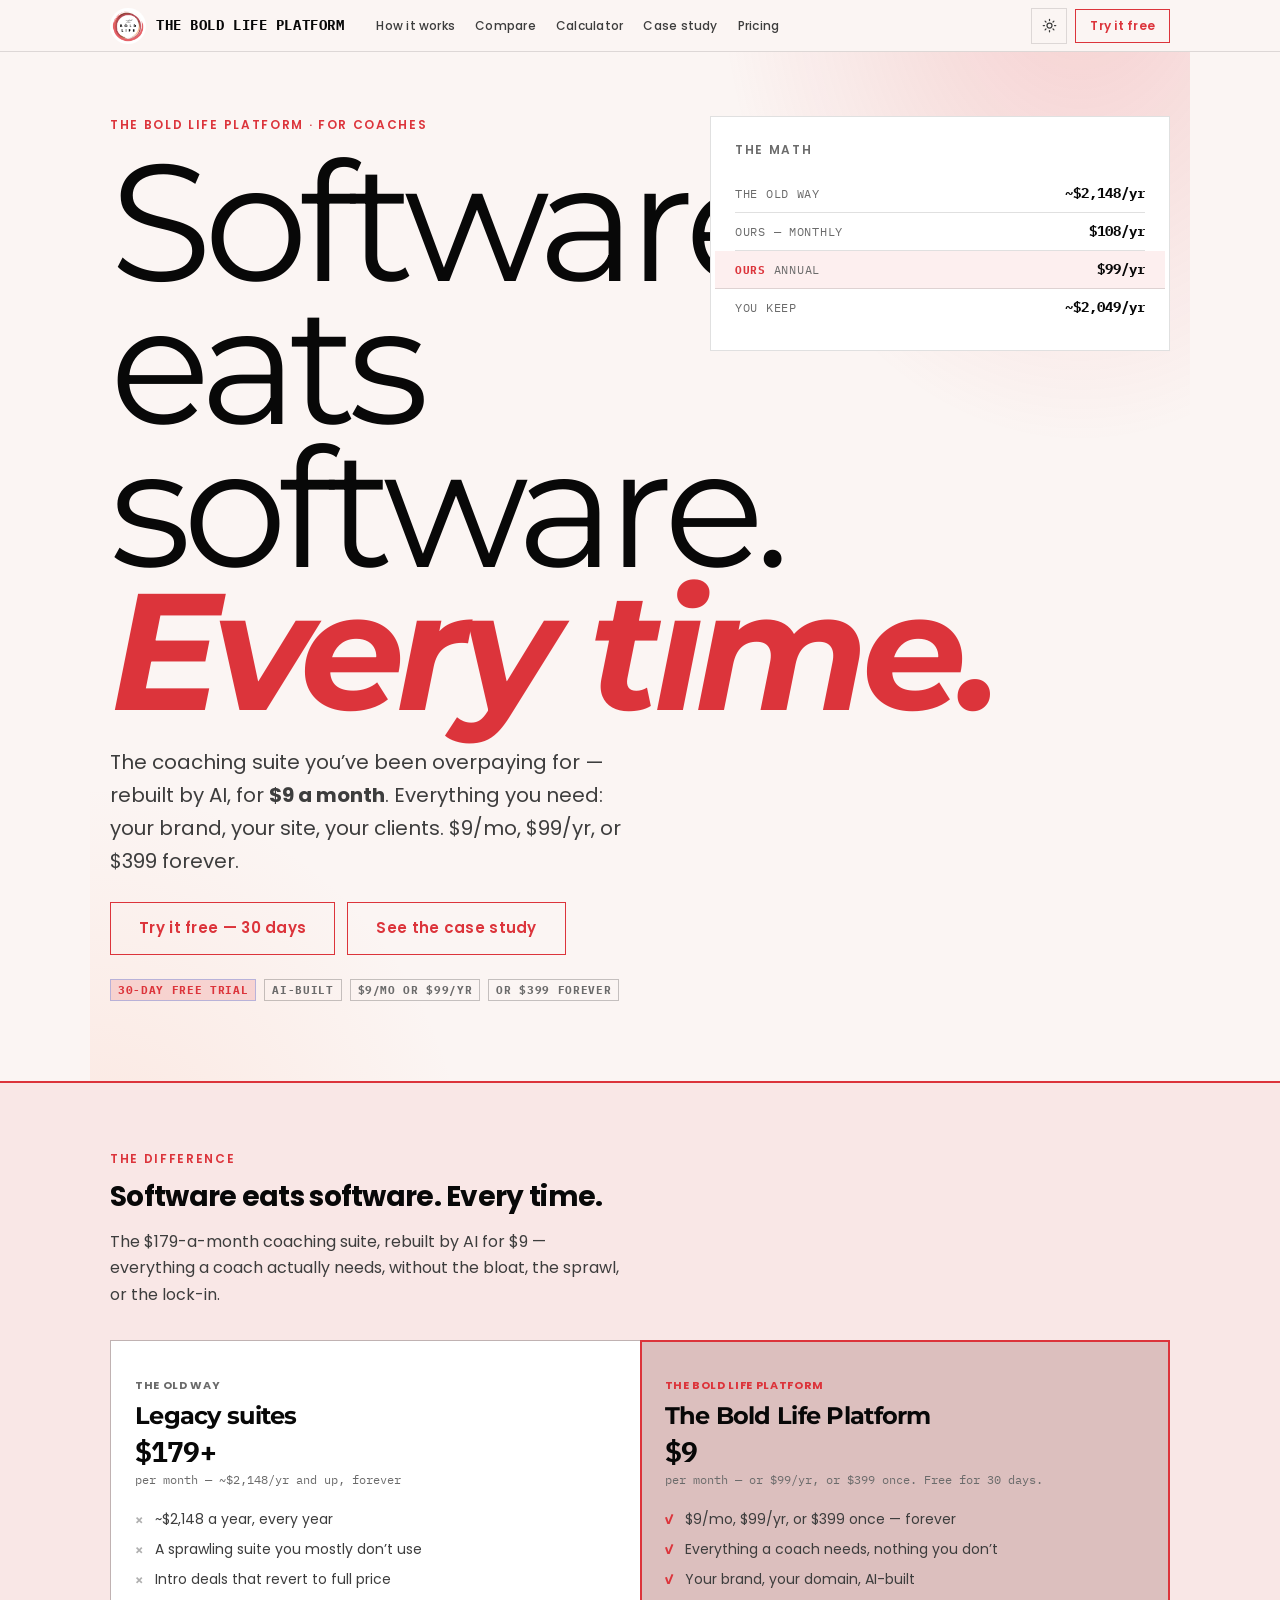
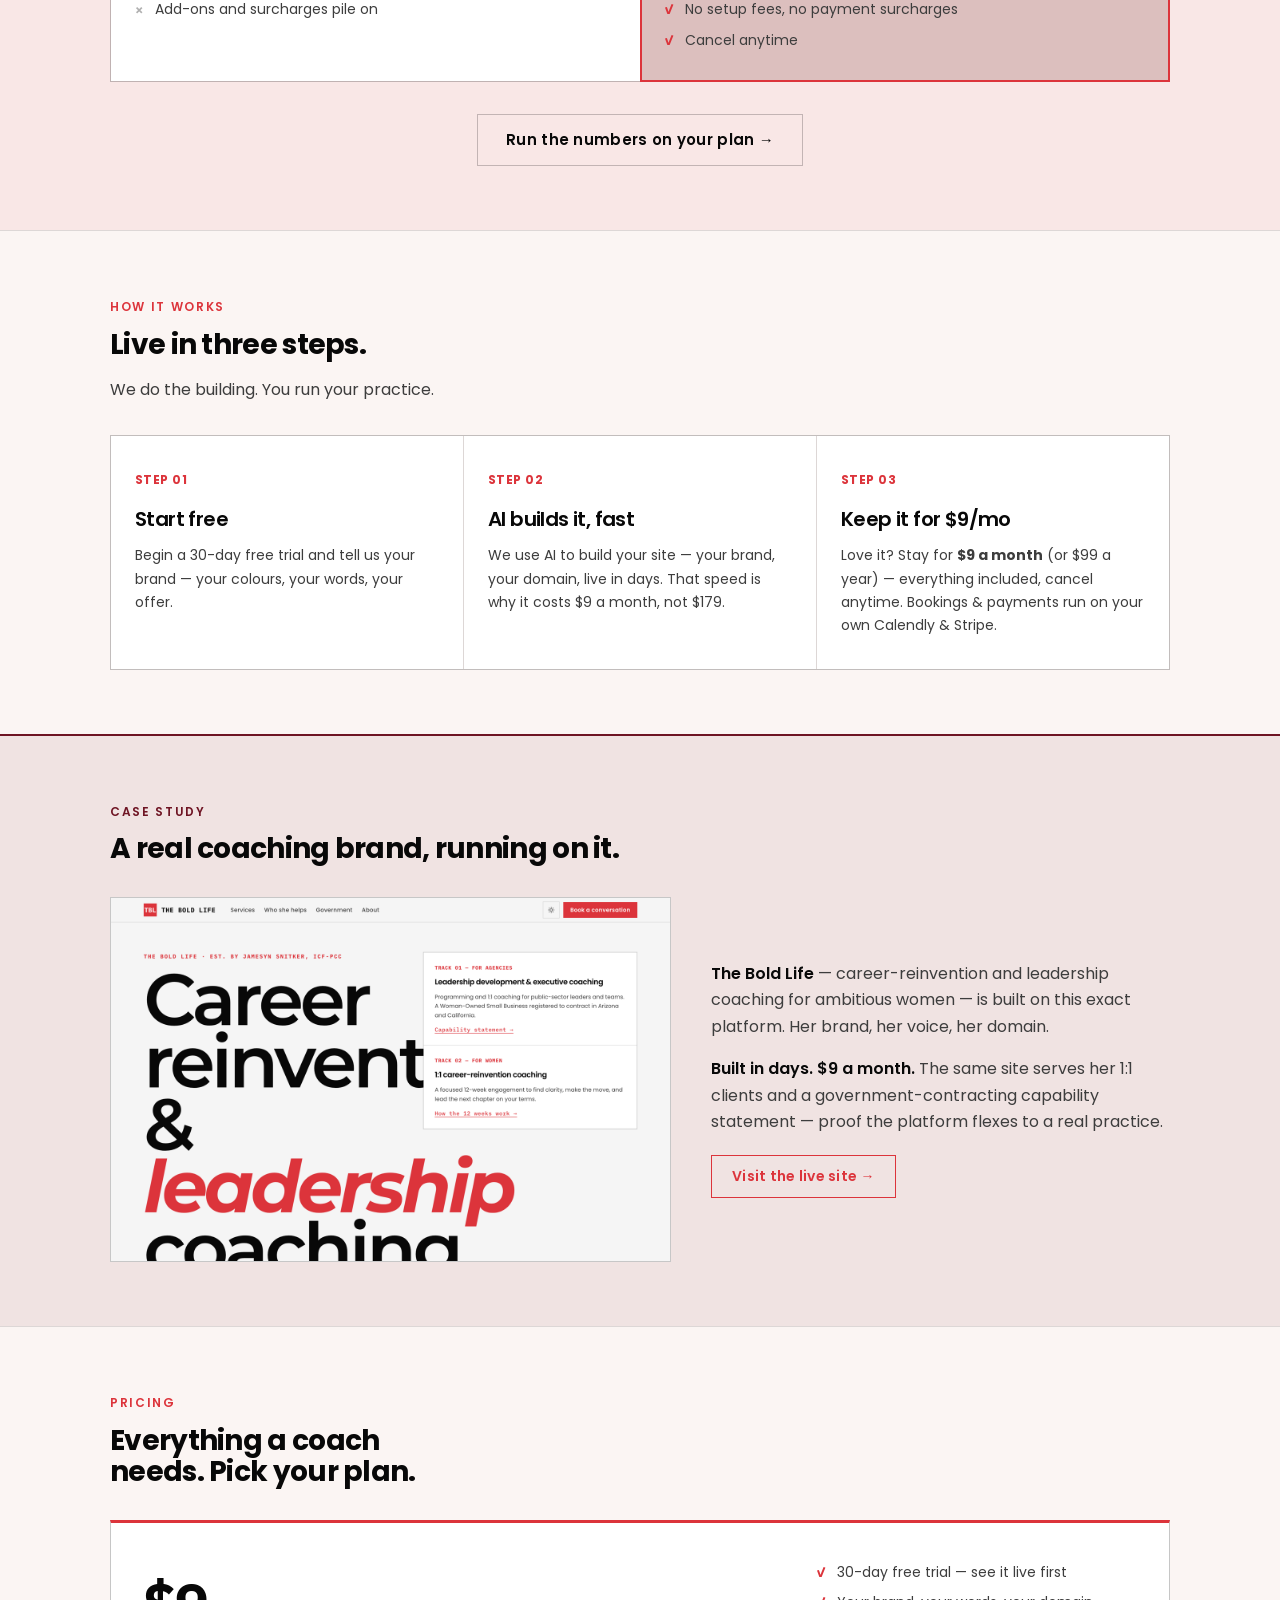
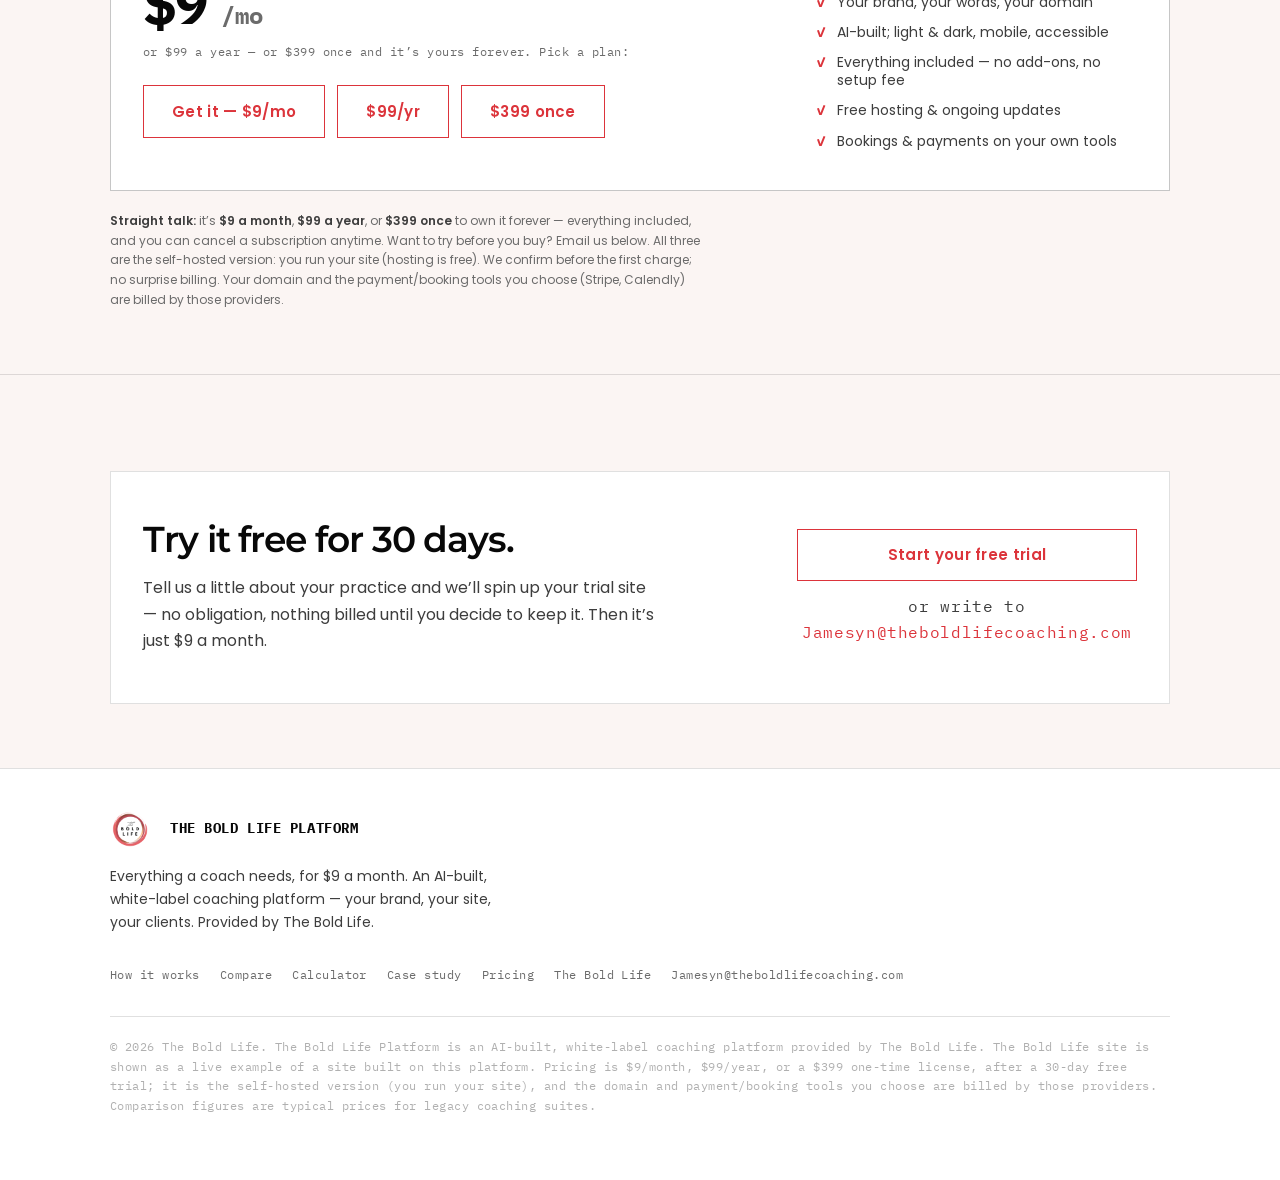
<file: index.html>
<!doctype html>
<html lang="en">
<head>
<meta charset="utf-8">
<meta name="viewport" content="width=device-width, initial-scale=1, viewport-fit=cover">
<title>The Bold Life Platform — Everything a Coach Needs, $9 a Month.</title>
<meta name="description" content="Everything a coach needs in one AI-built platform — your brand, your site, your clients — for $9 a month, $99 a year, or $399 forever, after a 30-day free trial. One-twentieth the price of legacy coaching suites. See the live case study: The Bold Life.">
<meta name="author" content="The Bold Life">
<meta property="og:title" content="The Bold Life Platform — Everything a Coach Needs, $9 a Month.">
<meta property="og:description" content="Software eats software. Everything a coach needs in one AI-built platform — $9/mo, $99/yr, or $399 forever. One-twentieth the price of legacy suites.">
<meta property="og:type" content="website">
<meta property="og:url" content="https://designresearchgroup.github.io/coach-platform/">
<meta property="og:site_name" content="The Bold Life Platform">
<meta property="og:locale" content="en_US">
<meta property="og:image" content="https://designresearchgroup.github.io/coach-platform/img/og.png">
<meta property="og:image:type" content="image/png">
<meta property="og:image:width" content="1200">
<meta property="og:image:height" content="630">
<meta property="og:image:alt" content="The Bold Life Platform — everything a coach needs, $9 a month">
<meta name="twitter:card" content="summary_large_image">
<meta name="twitter:title" content="The Bold Life Platform — $9 a month, all in">
<meta name="twitter:description" content="Software eats software. Everything a coach needs, AI-built, for $9/mo, $99/yr, or $399 forever. One-twentieth the price of legacy suites.">
<meta name="twitter:image" content="https://designresearchgroup.github.io/coach-platform/img/og.png">
<link rel="canonical" href="https://designresearchgroup.github.io/coach-platform/">
<link rel="icon" type="image/png" href="img/favicon.png">
<meta name="theme-color" content="#DC343B">
<link rel="preconnect" href="https://fonts.googleapis.com">
<link rel="preconnect" href="https://fonts.gstatic.com" crossorigin>
<link href="https://fonts.googleapis.com/css2?family=Montserrat:ital,wght@0,600;0,700;0,800;0,900;1,700;1,900&family=Poppins:ital,wght@0,400;0,500;0,600;0,700;1,400;1,500&family=IBM+Plex+Mono:wght@500;700&display=swap" rel="stylesheet">
<script type="application/ld+json">
{"@context":"https://schema.org","@type":"Product","name":"The Bold Life Platform","description":"An AI-built, white-label coaching platform for coaches — everything in one place for $9/month, $99/year, or a $399 one-time license, after a 30-day free trial. A low-cost alternative to legacy coaching suites.","brand":{"@type":"Brand","name":"The Bold Life"},"category":"Coaching platform software","offers":{"@type":"Offer","price":"9","priceCurrency":"USD","description":"Per month; or $99/year; or $399 one-time; 30-day free trial"},"url":"https://designresearchgroup.github.io/coach-platform/"}
</script>
<style>
/* ===== HumanData Design System v4 — tokens (humandata.id/ds) ===== */
:root{
  --font:'IBM Plex Sans',-apple-system,BlinkMacSystemFont,sans-serif;
  --mono:'IBM Plex Mono','SF Mono','Fira Code',monospace;
  --display:'Fraunces',Georgia,serif;
  --r:0px; --gap:1px;
  --sp1:4px;--sp2:8px;--sp3:12px;--sp4:16px;--sp5:20px;--sp6:24px;
  --sp8:32px;--sp10:40px;--sp12:48px;--sp16:64px;--sp20:80px;
  --text-2xs:11px;--text-xs:12px;--text-sm:12px;--text-base:14px;--text-md:15px;
  --text-lg:16px;--text-xl:20px;--text-2xl:24px;--text-3xl:28px;--text-4xl:36px;
  /* Display scale. The homepage headline is set far larger than anything else
     on the site and was carrying its own magic numbers; these are those
     values, named, so the page references the system instead of restating it. */
  --text-5xl:48px;--text-display:clamp(64px,13vw,184px);
  --ls-display:-.05em;--lh-display:.86;
  --fw-regular:400;--fw-medium:500;--fw-semi:600;--fw-bold:700;--fw-extra:800--fw-black:900;
  --ls-tight:-.03em;--ls-normal:-.01em;--ls-wide:.02em;--ls-wider:.06em;--ls-label:.14em;--ls-mono:.04em;
  --lh-none:1;--lh-tight:1.1;--lh-snug:1.3;--lh-normal:1.5;--lh-relaxed:1.65;
  --ease:cubic-bezier(.4,0,.2,1);--dur-fast:.1s;--dur:.15s;--dur-md:.25s;
  --nav-h:52px;
  --accent:#2563EB;--accent-hover:#1D4ED8;--accent-lt:rgba(37,99,235,.15);
  --accent-dim:rgba(37,99,235,.08);--accent-text:#fff;
  --ok:#16A34A;--ok-lt:rgba(22,163,74,.12);--ok-bd:rgba(22,163,74,.35);
  --warn:#D97706;--warn-lt:rgba(217,119,6,.12);--warn-bd:rgba(217,119,6,.35);
  --danger:#DC2626;--danger-lt:rgba(220,38,38,.12);--danger-bd:rgba(220,38,38,.35);
  --info:#0891B2;--info-lt:rgba(8,145,178,.12);--info-bd:rgba(8,145,178,.35);
  --bg:#080808;--bg1:#0F0F0F;--bg2:#161616;--bg3:#1E1E1E;--sf-hover:#1E1E1E;
  --bd:rgba(255,255,255,.10);--bd2:rgba(255,255,255,.18);--bd3:rgba(255,255,255,.28);
  --bd-focus:rgba(37,99,235,.6);
  --t1:#F5F5F5;--t2:#B8B8B8;--t3:#787878;--t4:#454545;
}
@media (prefers-color-scheme: light){
  :root:not([data-theme="dark"]){
    --bg:#F5F5F5;--bg1:#FFFFFF;--bg2:#EEEEEE;--bg3:#E2E2E2;--sf-hover:#EEEEEE;
    --bd:rgba(0,0,0,.12);--bd2:rgba(0,0,0,.22);--bd3:rgba(0,0,0,.32);
    --bd-focus:rgba(37,99,235,.5);
    --t1:#080808;--t2:#3D3D3D;--t3:#6B6B6B;--t4:#B0B0B0;
  }
}
:root[data-theme="light"]{
  --bg:#F5F5F5;--bg1:#FFFFFF;--bg2:#EEEEEE;--bg3:#E2E2E2;--sf-hover:#EEEEEE;
  --bd:rgba(0,0,0,.12);--bd2:rgba(0,0,0,.22);--bd3:rgba(0,0,0,.32);
  --bd-focus:rgba(37,99,235,.5);
  --t1:#080808;--t2:#3D3D3D;--t3:#6B6B6B;--t4:#B0B0B0;
}

*{box-sizing:border-box;}
body{font-family:var(--font);background:var(--bg);color:var(--t1);
  font-size:var(--text-md);line-height:var(--lh-normal);
  -webkit-font-smoothing:antialiased;margin:0;overflow-x:hidden;
  transition:background var(--dur-md),color var(--dur-md);}
a{color:inherit;text-decoration:none;}
/* Base `a` is deliberately unstyled, so a link inside prose has to opt in. */
.lnk{color:var(--accent);text-decoration:underline;text-underline-offset:3px;}
.lnk:hover{text-decoration-thickness:2px;}
/* Add-on block on the pricing page: sits apart from the tier grid because it
   attaches to any of them rather than competing with them. */
.addon{display:grid;grid-template-columns:1fr 1fr;gap:var(--gap);align-items:start;
  background:var(--bd);border:1px solid var(--bd);margin-top:var(--sp6);}
.addon-l,.addon-r{background:var(--bg1);padding:var(--sp6);}
.addon-r{background:var(--bg2);}
.addon h3{font-size:var(--text-xl);font-weight:var(--fw-semi);margin:var(--sp3) 0 var(--sp3);}
.addon p{font-size:var(--text-base);color:var(--t2);line-height:var(--lh-relaxed);
  margin:0 0 var(--sp4);max-width:56ch;}
.addon-n{font-size:var(--text-sm)!important;color:var(--t3)!important;margin-bottom:0!important;}
.addon-p{font-family:var(--mono);font-size:var(--text-4xl);font-weight:var(--fw-bold);
  letter-spacing:var(--ls-tight);line-height:1;}
.addon-w{font-family:var(--mono);font-size:var(--text-2xs);letter-spacing:var(--ls-mono);
  color:var(--t3);margin-top:var(--sp2);margin-bottom:var(--sp5);}
@media(max-width:760px){.addon{grid-template-columns:1fr;}}

/* The one line a section is built around. */
.thesis{font-family:var(--display);font-size:var(--text-xl);line-height:var(--lh-snug);
  color:var(--t1);border-left:0;padding:var(--sp5) 0;margin:0 0 var(--sp5);
  border-top:1px solid var(--bd);border-bottom:1px solid var(--bd);max-width:62ch;}
h1,h2,h3,h4,p{margin:0;}
button{font-family:inherit;}
@media (prefers-reduced-motion: reduce){
  *,*::before,*::after{animation-duration:.01ms!important;transition-duration:.01ms!important;}
}
.label{font-family:var(--mono);font-size:var(--text-xs);font-weight:var(--fw-bold);
  letter-spacing:var(--ls-label);text-transform:uppercase;color:var(--t3);}
.label-accent{font-family:var(--mono);font-size:var(--text-xs);font-weight:var(--fw-bold);
  letter-spacing:var(--ls-label);text-transform:uppercase;color:var(--accent);}

.btn{display:inline-flex;align-items:center;justify-content:center;gap:var(--sp2);
  padding:10px 20px;font-size:var(--text-base);font-weight:var(--fw-semi);
  letter-spacing:var(--ls-wide);background:transparent;border:1px solid transparent;
  color:var(--t1);cursor:pointer;white-space:nowrap;
  transition:background var(--dur),color var(--dur),border-color var(--dur),transform var(--dur-fast);}
.btn:hover{transform:translateY(-1px);}
.btn:active{transform:translateY(0);}
.btn:focus-visible{outline:2px solid var(--bd-focus);outline-offset:2px;}
.btn[disabled]{opacity:.4;cursor:not-allowed;transform:none;}
.btn-primary{color:var(--accent);border-color:var(--accent);}
.btn-primary:hover:not([disabled]){background:var(--accent);color:var(--accent-text);}
.btn-solid{background:transparent;color:var(--accent);border-color:var(--accent);}
.btn-solid:hover:not([disabled]){background:var(--accent-dim);color:var(--accent);border-color:var(--accent);}
.btn-lg{padding:14px 28px;font-size:var(--text-md);}
.btn-sm{padding:7px 14px;font-size:var(--text-sm);}
/* A button is as wide as its label needs. Stretching one to fill whatever
   column it lands in is not a size. Kept only for the booking dialog, where
   the panel width is fixed and deliberate. */
.btn-block{width:100%;max-width:360px;}
/* Button row under a section. */
.sect-cta{display:flex;flex-wrap:wrap;gap:var(--sp3);margin-top:var(--sp6);}

.badge{display:inline-flex;align-items:center;gap:4px;font-family:var(--mono);
  font-size:var(--text-2xs);font-weight:var(--fw-bold);letter-spacing:var(--ls-wider);
  text-transform:uppercase;padding:2px 7px;border:1px solid;}
.badge-ok{color:var(--ok);border-color:var(--ok-bd);background:var(--ok-lt);}
.badge-warn{color:var(--warn);border-color:var(--warn-bd);background:var(--warn-lt);}
.badge-danger{color:var(--danger);border-color:var(--danger-bd);background:var(--danger-lt);}
.badge-info{color:var(--info);border-color:var(--info-bd);background:var(--info-lt);}
.badge-accent{color:var(--accent);border-color:rgba(37,99,235,.3);background:var(--accent-lt);}
/* Card parts, from the design system. A card is bounded by a border and
   divided by rules — never by a rail down one side. */
.card-head{padding:var(--sp4) var(--sp5);border-bottom:1px solid var(--bd);
  display:flex;align-items:center;justify-content:space-between;gap:var(--sp3);}
.card-title{font-family:var(--mono);font-size:var(--text-base);
  font-weight:var(--fw-bold);color:var(--t1);}
.card-foot{padding:var(--sp3) var(--sp5);border-top:1px solid var(--bd);
  display:flex;gap:var(--sp2);flex-wrap:wrap;}
/* Key and value on one line, separated by a rule. The system's way of showing
   a set of facts. */
.detail-row{display:flex;justify-content:space-between;align-items:baseline;
  gap:var(--sp4);padding:var(--sp2) 0;border-bottom:1px solid var(--bd);}
.detail-row:last-child{border-bottom:none;}
.detail-row-label{font-family:var(--mono);font-size:var(--text-xs);color:var(--t3);
  letter-spacing:var(--ls-wider);text-transform:uppercase;white-space:nowrap;}
.detail-row-value{font-family:var(--mono);font-size:var(--text-base);
  font-weight:var(--fw-bold);color:var(--t1);text-align:right;min-width:0;
  overflow-wrap:anywhere;}
/* A detail row that is the next thing to do. The label gets the cue and the
   whole row gets the accent ground, because a list where every row looks the
   same asks the reader to work out which one is theirs. */
.detail-row.is-next{background:var(--accent-dim);
  margin-inline:calc(var(--sp5) * -1);padding-inline:var(--sp5);}
.detail-row.is-next .detail-row-label b{font-family:var(--mono);
  font-size:var(--text-2xs);letter-spacing:var(--ls-wider);text-transform:uppercase;
  color:var(--accent);font-weight:var(--fw-bold);margin-right:var(--sp2);}
/* An action sitting inside a row's value needs room and its own baseline. */
.detail-row-value .btn{margin-left:var(--sp3);vertical-align:middle;}
@media(max-width:600px){
  .detail-row{flex-direction:column;align-items:flex-start;gap:var(--sp2);}
  .detail-row-value{text-align:left;}
}

/* ======================================================= report sections
   The components authored report and Playbook HTML is written against:
   the opportunity board, the facts rows, the chips, the sequence, the
   Playbook frames and meters. They lived in report.html until the app
   shell began rendering the same HTML and drew it unstyled. Two pages use
   them, so they belong here with everything else shared. */

/* Only what this page adds; deploy.sh injects the design system. */
p strong,li strong{color:var(--t1);font-weight:var(--fw-semi);}
.meta{font-family:var(--mono);font-size:var(--text-sm);color:var(--t3);
  letter-spacing:var(--ls-mono);display:flex;flex-wrap:wrap;gap:var(--sp2) var(--sp5);}

/* The ask, stated once, because every number below is measured against it. */
.ask{display:grid;grid-template-columns:repeat(auto-fit,minmax(11rem,1fr));
  gap:var(--gap);background:var(--bd);border:1px solid var(--bd);margin-bottom:var(--sp6);}
.ask div{background:var(--bg1);padding:var(--sp5);min-width:0;}
.ask dt{font-family:var(--mono);font-size:var(--text-2xs);letter-spacing:var(--ls-wider);
  text-transform:uppercase;color:var(--t3);margin-bottom:var(--sp2);}
.ask dd{margin:0;font-size:var(--text-xl);font-weight:var(--fw-semi);color:var(--t1);
  font-variant-numeric:tabular-nums;letter-spacing:var(--ls-tight);}
.ask dd small{display:block;font-size:var(--text-sm);font-weight:var(--fw-regular);
  color:var(--t3);letter-spacing:0;margin-top:2px;}

/* The board. Status is a stripe as well as a word, so the shape of the list
   reads before any of it is read. */
.board{display:grid;gap:var(--gap);background:var(--bd);border:1px solid var(--bd);}
.prog{background:var(--bg1);padding:var(--sp6);min-width:0;border:1px solid var(--bd);}
.prog.now{border-color:var(--ok-bd);}
.prog.soon{border-color:rgba(37,99,235,.35);}
.prog.check{border-color:var(--warn-bd);}
.prog.shut{border-color:var(--danger-bd);opacity:.72;}
.prog-h{display:flex;flex-wrap:wrap;align-items:baseline;gap:var(--sp2) var(--sp4);
  margin-bottom:var(--sp3);}
.prog-n{font-size:var(--text-xl);font-weight:var(--fw-semi);letter-spacing:var(--ls-tight);}
.prog-f{font-family:var(--mono);font-size:var(--text-sm);color:var(--t3);
  letter-spacing:var(--ls-mono);}
.chip{font-family:var(--mono);font-size:var(--text-2xs);letter-spacing:var(--ls-wider);
  text-transform:uppercase;border:1px solid currentColor;padding:2px 7px;
  white-space:nowrap;}
.chip.now{color:var(--ok);}
.chip.soon{color:var(--accent);}
.chip.check{color:var(--warn);}
.chip.shut{color:var(--danger);}
.facts{display:grid;grid-template-columns:repeat(auto-fit,minmax(9rem,1fr));
  gap:var(--sp4);margin:var(--sp4) 0;padding-block:var(--sp4);
  border-block:1px solid var(--bd);}
.facts div{min-width:0;}
.facts dt{font-family:var(--mono);font-size:var(--text-2xs);letter-spacing:var(--ls-wider);
  text-transform:uppercase;color:var(--t3);margin-bottom:2px;}
.facts dd{margin:0;font-size:var(--text-md);color:var(--t1);font-weight:var(--fw-medium);
  font-variant-numeric:tabular-nums;}
.prog p{margin-bottom:var(--sp3);font-size:var(--text-base);}
.prog p:last-child{margin-bottom:0;}
/* Alignment is the report's spine, so it gets a band of its own on each card
   rather than a line in the prose. */
.align{margin-top:var(--sp4);padding-top:var(--sp4);border-top:1px solid var(--bd);}
.align-h{font-family:var(--mono);font-size:var(--text-2xs);letter-spacing:var(--ls-wider);
  text-transform:uppercase;color:var(--t3);margin-bottom:var(--sp2);
  display:flex;align-items:center;gap:var(--sp3);flex-wrap:wrap;}
.rate{font-weight:var(--fw-semi);letter-spacing:var(--ls-wider);}
.rate.a3{color:var(--ok);}
.rate.a2{color:var(--accent);}
.rate.a1{color:var(--warn);}
.rate.a0{color:var(--danger);}
.align p{margin:0;font-size:var(--text-base);}
.gate{font-family:var(--mono);font-size:var(--text-sm);color:var(--warn);
  letter-spacing:var(--ls-mono);line-height:var(--lh-snug);display:block;
  margin-top:var(--sp3);}

/* What is in the way. A list of blockers earns numbers only because they are
   worked in this order — SAM gates everything federal below it. */
ol.block{list-style:none;counter-reset:b;padding:0;margin:0;display:grid;gap:var(--gap);
  background:var(--bd);border:1px solid var(--bd);}
ol.block li{background:var(--bg1);padding:var(--sp5) var(--sp6);counter-increment:b;
  display:grid;grid-template-columns:2.5rem 1fr;gap:var(--sp3);align-items:start;min-width:0;}
ol.block li::before{content:counter(b,decimal-leading-zero);font-family:var(--mono);
  font-size:var(--text-sm);color:var(--t4);letter-spacing:var(--ls-mono);
  padding-top:3px;}
/* The li is a two-column grid with three children: the ::before counter, the
   label and the body. Without pinning the last two to column 2, the body lands
   in an implicit third column sized to its content and renders one word wide. */
ol.block b,ol.block span{grid-column:2;}
ol.block b{display:block;color:var(--t1);font-weight:var(--fw-semi);margin-bottom:2px;}
ol.block span{color:var(--t2);font-size:var(--text-base);line-height:var(--lh-snug);}

.seq{display:grid;gap:var(--gap);background:var(--bd);border:1px solid var(--bd);}
.step{background:var(--bg1);padding:var(--sp5) var(--sp6);display:grid;
  grid-template-columns:7rem 1fr;gap:var(--sp4);align-items:start;min-width:0;}
.step time{font-family:var(--mono);font-size:var(--text-sm);color:var(--accent);
  letter-spacing:var(--ls-mono);padding-top:2px;}
.step b{display:block;color:var(--t1);font-weight:var(--fw-semi);margin-bottom:2px;}
.step span{color:var(--t2);font-size:var(--text-base);line-height:var(--lh-snug);}
.note{background:var(--accent-dim);
  padding:var(--sp5);margin-top:var(--sp6);}
.note p{margin:0;max-width:none;}
@media (max-width:520px){
  .step{grid-template-columns:1fr;gap:var(--sp2);}
  ol.block li{grid-template-columns:1fr;}
  ol.block li::before{padding-top:0;}
  ol.block b,ol.block span{grid-column:1;}
}

/* Prose rhythm, scoped so it cannot reach the cards. */
/* The authored sections are rendered into #sections, so they are not
   children of main and a `main > .sect > p` rule never reached them: every
   paragraph of every report ran the full 1100px while the rest of the site
   measures 66ch. Match the section class instead of its position. */
main .sect > p{margin:0 0 var(--sp4);max-width:66ch;color:var(--t2);
  font-size:var(--text-lg);line-height:var(--lh-relaxed);}
main .sect > p:last-child{margin-bottom:0;}
@media(max-width:700px){main .sect > p{font-size:var(--text-md);}}
/* Lists and blockquotes in authored prose want the same measure. The grids
   and cards are deliberately excluded — they are instruments, not prose. */
.rep-sec > ul,.rep-sec > ol:not(.block),.rep-sec > blockquote{max-width:66ch;}
.rep-sec > ul,.rep-sec > ol:not(.block){padding-left:var(--sp5);color:var(--t2);
  font-size:var(--text-lg);line-height:var(--lh-relaxed);margin:0 0 var(--sp4);}
.rep-sec > ul li,.rep-sec > ol:not(.block) li{margin-bottom:var(--sp2);}
@media(max-width:700px){
  .rep-sec > ul,.rep-sec > ol:not(.block){font-size:var(--text-md);}}
h3.grp{font-family:var(--mono);font-size:var(--text-2xs);
  letter-spacing:var(--ls-label);text-transform:uppercase;color:var(--accent);
  margin:var(--sp8) 0 var(--sp3);font-weight:var(--fw-bold);}
h3.grp:first-of-type{margin-top:0;}
/* ---------------------------------------------------------------- playbook
   The Playbook is an instrument, not an article. Its regions are framed and
   labelled the way the rest of the system labels regions: a mono strip across
   the top, the thing it holds underneath, and a meta value on the right that
   says how much of it is done. Prose in a single column has no spine and
   nothing to navigate by.
   Built on the design system's own vocabulary — the strip is the .bar-group
   treatment, the meter is .progress-bar, the frames are card borders. */
.pb{border:1px solid var(--bd2);background:var(--bg1);margin:var(--sp6) 0;}
.pb-strip{display:flex;align-items:center;justify-content:space-between;
  gap:var(--sp4);padding:var(--sp3) var(--sp5);border-bottom:1px solid var(--bd);
  background:var(--bg2);font-family:var(--mono);font-size:var(--text-2xs);
  font-weight:var(--fw-bold);letter-spacing:var(--ls-label);text-transform:uppercase;
  color:var(--accent);}
.pb-strip em{font-style:normal;color:var(--t4);font-weight:var(--fw-regular);
  letter-spacing:var(--ls-mono);text-transform:none;}
.pb-body{padding:var(--sp6) var(--sp5);}

/* A passage meant to be lifted and used. Serif-free, generous, and visibly a
   quotation of itself rather than another paragraph of advice. */
.pb-quote{font-size:var(--text-lg);line-height:var(--lh-relaxed);color:var(--t1);
  max-width:72ch;}
.pb-quote p{margin:0;}
.pb-use{display:flex;align-items:center;justify-content:space-between;gap:var(--sp4);
  flex-wrap:wrap;padding:var(--sp3) var(--sp5);border-top:1px solid var(--bd);
  background:var(--bg2);font-family:var(--mono);font-size:var(--text-2xs);
  letter-spacing:var(--ls-wider);text-transform:uppercase;color:var(--t4);}

/* A gap only the client can fill. Marked as a slot rather than hidden in the
   prose, because the whole point is that it is countable. */
.slot{font-family:var(--mono);font-size:.92em;font-weight:var(--fw-bold);
  color:var(--accent);background:var(--accent-dim);
  border:1px solid rgba(37,99,235,.35);padding:1px 6px;white-space:nowrap;}

/* The meter: a label, a fraction, a bar and the rule that governs it — the
   same shape the skill demos use for a readiness weight. */
.pb-meter{padding:var(--sp5);border-bottom:1px solid var(--bd);}
.pb-meter-top{display:flex;align-items:baseline;justify-content:space-between;
  gap:var(--sp4);margin-bottom:var(--sp3);}
.pb-meter-l{font-family:var(--mono);font-size:var(--text-2xs);font-weight:var(--fw-bold);
  letter-spacing:var(--ls-label);text-transform:uppercase;color:var(--t3);}
.pb-meter-n{font-family:var(--mono);font-size:var(--text-2xl);font-weight:var(--fw-bold);
  letter-spacing:var(--ls-tight);font-variant-numeric:tabular-nums;color:var(--accent);
  line-height:1;}
.pb-meter-n b{color:var(--t4);font-weight:var(--fw-bold);}
.pb-gate{margin-top:var(--sp3);font-family:var(--mono);font-size:var(--text-2xs);
  letter-spacing:var(--ls-mono);color:var(--t4);line-height:var(--lh-snug);}

/* Stat tiles for an authored section. .ask is the same instrument stated
   once at the top of a report; this is the same thing inside one, so it shares
   the definition rather than forking a second grid that drifts from it. */
.read{display:grid;grid-template-columns:repeat(auto-fit,minmax(10rem,1fr));
  gap:var(--gap);background:var(--bd);border:1px solid var(--bd);margin:var(--sp6) 0;}
.read div{background:var(--bg1);padding:var(--sp5);min-width:0;}
.read dt{font-family:var(--mono);font-size:var(--text-2xs);letter-spacing:var(--ls-wider);
  text-transform:uppercase;color:var(--t3);margin-bottom:var(--sp2);}
.read dd{margin:0;font-size:var(--text-2xl);font-weight:var(--fw-semi);color:var(--t1);
  font-variant-numeric:tabular-nums;letter-spacing:var(--ls-tight);line-height:1;}
.read dd small{display:block;font-size:var(--text-sm);font-weight:var(--fw-regular);
  color:var(--t3);letter-spacing:0;margin-top:6px;line-height:var(--lh-snug);}
.quote{background:var(--bg2);padding:var(--sp4) var(--sp5);margin:var(--sp4) 0;
  max-width:66ch;}
.quote p{font-size:var(--text-md)!important;color:var(--t2);font-style:italic;
  margin-bottom:var(--sp2)!important;}
.quote cite{font-family:var(--mono);font-size:var(--text-2xs);color:var(--t3);
  letter-spacing:var(--ls-mono);font-style:normal;}

main > .sect > p, .rep-sec p{margin:0 0 var(--sp4);max-width:66ch;color:var(--t2);
  font-size:var(--text-lg);line-height:var(--lh-relaxed);}
main > .sect > p:last-child, .rep-sec p:last-child{margin-bottom:0;}
@media(max-width:700px){main > .sect > p,.rep-sec p{font-size:var(--text-md);}}

/* A called-out passage: tinted ground and padding, no rail. */
.callout{background:var(--accent-dim);padding:var(--sp4) var(--sp5);
  font-size:var(--text-md);color:var(--t2);line-height:var(--lh-relaxed);}
.callout.ok{background:var(--ok-lt);}
.callout.warn{background:var(--warn-lt);}
.callout.bad{background:var(--danger-lt);}
.btn-outline{color:var(--t1);border-color:var(--bd2);}
.btn-outline:hover{border-color:var(--accent);color:var(--accent);background:var(--accent-dim);}
.btn-ghost{color:var(--t2);border-color:transparent;}
.btn-ghost:hover{color:var(--t1);background:var(--bg2);border-color:var(--bd);}
.badge-accent{color:var(--accent);border-color:rgba(37,99,235,.3);background:var(--accent-lt);}
.badge-neutral{color:var(--t3);border-color:var(--bd2);background:transparent;}

.nav{position:fixed;top:0;left:0;right:0;z-index:900;height:var(--nav-h);
  border-bottom:1px solid var(--bd);background:var(--bg);display:flex;align-items:center;
  padding-top:env(safe-area-inset-top,0px);transition:background var(--dur-md);}
.nav-inner{width:100%;max-width:1100px;margin:0 auto;padding:0 var(--sp5);
  display:flex;align-items:center;height:100%;}
.nav-logo{display:flex;align-items:center;}
.nav-logo-mark{width:28px;height:28px;background:var(--accent);display:flex;
  align-items:center;justify-content:center;font-family:var(--mono);
  font-weight:var(--fw-bold);font-size:var(--text-base);color:#fff;}
.nav-logo-text{font-family:var(--mono);font-size:var(--text-base);font-weight:var(--fw-bold);
  letter-spacing:var(--ls-mono);color:var(--t1);padding-left:10px;}
.nav-actions{display:flex;align-items:center;gap:var(--sp2);margin-left:auto;}
.nav-btn{display:flex;align-items:center;justify-content:center;width:36px;height:36px;
  color:var(--t2);border:1px solid var(--bd);background:transparent;cursor:pointer;transition:var(--dur);}
.nav-btn:hover{background:var(--bg2);color:var(--t1);}
.nav-btn svg{width:15px;height:15px;}

.wrap{max-width:1100px;margin:0 auto;padding-inline:var(--sp5);}
main{padding-top:var(--nav-h);}
.sect{padding-block:var(--sp16);border-top:1px solid var(--bd);}
.sect-head{max-width:58ch;margin-bottom:var(--sp8);}
.sect-head h2{font-family:var(--font);font-size:var(--text-3xl);font-weight:var(--fw-bold);
  letter-spacing:-.025em;line-height:var(--lh-tight);margin-top:var(--sp3);text-wrap:balance;}
.sect-head p{color:var(--t2);font-size:var(--text-lg);line-height:var(--lh-relaxed);margin-top:var(--sp4);}
@media(max-width:700px){
  .sect{padding-block:var(--sp12);}
  .sect-head h2{font-size:var(--text-2xl);}
  .sect-head p{font-size:var(--text-md);}
}

/* hero */
.hero{padding-block:var(--sp16) var(--sp20);}
/* An inner page's hero. The homepage's display scale is sized for a two-word
   line with nothing above it; the same size on a sentence further in produces
   three lines of serif filling a screen, which is the loudest possible way to
   say something that is not the loudest thing on the site. */
/* .hero.hero-in rather than .hero-in, because .hero h1 is defined below this
   and at equal specificity the later rule wins — the first version of this
   changed nothing at all. */
.hero.hero-in h1{font-size:clamp(30px,4.2vw,54px);letter-spacing:var(--ls-tight);
  line-height:var(--lh-tight);max-width:18ch;}
.hero.hero-in{padding-block:var(--sp12) var(--sp14);}
.hero-grid{display:grid;grid-template-columns:minmax(0,1fr) minmax(0,460px);
  gap:var(--sp12);align-items:start;}
.hero h1{font-family:var(--display);font-size:var(--text-display);
  font-weight:var(--fw-black);letter-spacing:var(--ls-display);
  line-height:var(--lh-display);text-wrap:balance;}
.hero h1 em{font-style:italic;font-weight:var(--fw-bold);color:var(--accent);}
.hero-sub{color:var(--t2);font-size:var(--text-xl);line-height:var(--lh-relaxed);
  margin-top:var(--sp6);max-width:44ch;}
.hero-live{display:inline-flex;align-items:center;gap:var(--sp2);}
.live-dot{width:6px;height:6px;background:var(--ok);flex-shrink:0;animation:blink 2.4s infinite;}
@keyframes blink{0%,100%{opacity:1}50%{opacity:.25}}

/* A section can carry a colour, the way .pick.tinted already lets a field carry
   one, "so the grid reads as a palette rather than a column of grey boxes". The
   same argument holds a level up: eight sections of hairline grids in one
   neutral are a column of grey boxes however good the words are.

   Colour arrives as a top rule and a ground, which is how this system sets a
   block apart. Never as a stroke down the left. */
/* The four navigation tints are drawn from one family — blue through magenta —
   and deliberately avoid green, amber, red and cyan. Those four are --ok,
   --warn, --danger and --info: they report state, and a reader who has learned
   that green means "this is done" should never meet green used to mean "this
   is the fourth section". The first version of this used #16A34A and #0891B2,
   which are byte-identical to --ok and --info. */
[data-tint]{--tint:var(--accent);--tint-dim:var(--accent-dim);}
[data-tint="a"]{--tint:#2563EB;--tint-dim:rgba(37,99,235,.07);}
[data-tint="b"]{--tint:#4F46E5;--tint-dim:rgba(79,70,229,.07);}
[data-tint="c"]{--tint:#7C3AED;--tint-dim:rgba(124,58,237,.07);}
[data-tint="d"]{--tint:#C026D3;--tint-dim:rgba(192,38,211,.07);}

[data-tint] .label-accent{color:var(--tint);}
[data-tint].sect{background:var(--tint-dim);border-top-color:var(--tint);
  border-top-width:2px;}
[data-tint] .pf-card::before{background:var(--tint);}
[data-tint] .acc-item[open]{border-top:2px solid var(--tint);}
[data-tint] .acc-item[open] > summary{background:var(--tint-dim);}
[data-tint] .acc-item[open] > summary::after{border-color:var(--tint);}
[data-tint] .step time{color:var(--tint);}
[data-tint] .deliv-item .label-accent{color:var(--tint);}
[data-tint] .qdot.active{background:var(--tint);}
[data-tint] .qdot.done{background:var(--tint);opacity:.45;}

/* A section heading on a product page is competing with a hero two screens up.
   .sect-head sets h2 at 3xl, which is right in a column of prose and quiet at
   the top of a screen of its own. */
.sect-head.lg h2{font-size:var(--text-5xl);letter-spacing:var(--ls-display);
  line-height:var(--lh-tight);max-width:18ch;}
@media(max-width:700px){.sect-head.lg h2{font-size:var(--text-3xl);}}

/* Sections arrive rather than being there already. Guarded behind a class the
   script sets on <html>, so a page whose JavaScript never runs shows all of its
   content instead of none of it — which is what an unguarded opacity:0 does.
   Off entirely when the reader has asked for less movement. */
.js-reveal .reveal{opacity:0;transform:translateY(16px);
  transition:opacity .55s var(--ease),transform .55s var(--ease);}
.js-reveal .reveal.in{opacity:1;transform:none;}
@media(prefers-reduced-motion:reduce){
  .js-reveal .reveal{opacity:1;transform:none;transition:none;}}

/* ---------------------------------------------------------------- drawer
   The design system ships a left navigation drawer as a demo in a bordered
   box; this is the real one. A fixed overlay menu that appears exactly where
   .nav-links hide (700px), so a narrow screen stops depending on the footer to
   navigate. The left-accent border on an item is the DS drawer's own marking,
   not an invented stroke — it is in the component the showcase documents. */
.nav-burger{display:none;}
.nav-burger svg{width:17px;height:17px;}
@media(max-width:700px){
  .nav-burger{display:flex;}
  /* The account link moves into the drawer, so the mobile bar keeps only the
     burger, the theme toggle and the one action that matters. */
  .nav-actions a[href="/account"]{display:none;}
}

.drawer-overlay{position:fixed;inset:0;z-index:1000;background:rgba(0,0,0,.5);
  backdrop-filter:blur(2px);opacity:0;pointer-events:none;
  transition:opacity .25s var(--ease);}
.drawer-overlay.open{opacity:1;pointer-events:auto;}
.drawer{position:fixed;top:0;left:0;bottom:0;z-index:1001;width:min(300px,86vw);
  background:var(--bg1);border-right:1px solid var(--bd2);display:flex;
  flex-direction:column;transform:translateX(-100%);
  transition:transform .28s var(--ease);box-shadow:0 0 40px rgba(0,0,0,.3);}
.drawer.open{transform:translateX(0);}
.drawer-head{height:var(--nav-h);display:flex;align-items:center;
  justify-content:space-between;padding:0 var(--sp5);
  border-bottom:1px solid var(--bd);flex-shrink:0;}
.drawer-brand{font-family:var(--mono);font-size:var(--text-base);
  font-weight:var(--fw-bold);letter-spacing:.06em;color:var(--t1);}
.drawer-close{color:var(--t3);background:none;border:0;cursor:pointer;
  padding:var(--sp2);display:flex;}
.drawer-close:hover{color:var(--t1);}
.drawer-close svg{width:18px;height:18px;}
.drawer-nav{flex:1;overflow-y:auto;padding:var(--sp3) 0;}
.drawer-sec-label{display:block;font-family:var(--mono);font-size:var(--text-2xs);
  font-weight:var(--fw-bold);letter-spacing:var(--ls-wider);text-transform:uppercase;
  color:var(--t3);padding:var(--sp5) var(--sp5) var(--sp2);}
.drawer-item{display:flex;align-items:center;gap:var(--sp3);
  padding:var(--sp3) var(--sp5);font-size:var(--text-base);color:var(--t2);
  text-decoration:none;border-left:2px solid transparent;
  transition:background var(--dur-fast),color var(--dur-fast);}
.drawer-item:hover{color:var(--t1);background:var(--bg2);border-left-color:var(--accent);}
.drawer-item[aria-current="page"]{color:var(--accent);background:var(--accent-dim);
  border-left-color:var(--accent);}
.drawer-foot{border-top:1px solid var(--bd);padding:var(--sp5);display:flex;
  flex-direction:column;gap:var(--sp3);}

/* ---------------------------------------------------------------- marketing
   Ported from the showcase at humandata.id/ds, which carried a set of website
   components — the mission strip, the platform cards — that no page could
   reach, because deploy.sh injects this file and these were only ever defined
   in the showcase's own stylesheet. The product pages looked thinner than the
   design system because the design system's marketing half was unreachable.

   Sizes are the system's type tokens rather than the showcase's literals. The
   showcase renders every component miniaturised so fifty of them fit on one
   page; copied verbatim they arrive on a real page at two-thirds scale. */

/* The one band of flat colour on a page. Breaks a long column of hairline
   grids, and carries the numbers that are worth stopping for. */
.mission-strip{background:var(--accent);padding:var(--sp8) var(--sp7);}
.mission-strip .ms-eyebrow{font-family:var(--mono);font-size:var(--text-2xs);
  font-weight:var(--fw-bold);letter-spacing:var(--ls-wider);text-transform:uppercase;
  color:rgba(255,255,255,.55);margin-bottom:var(--sp3);display:block;}
.ms-title{font-family:var(--font);font-size:var(--text-3xl);
  font-weight:var(--fw-bold);color:#fff;letter-spacing:var(--ls-tight);
  line-height:var(--lh-snug);max-width:26ch;margin:0 0 var(--sp6);text-wrap:balance;}
.ms-stats{display:grid;grid-template-columns:repeat(4,1fr);gap:1px;
  background:rgba(255,255,255,.14);}
.ms-cell{background:rgba(255,255,255,.08);padding:var(--sp5);}
.ms-val{font-family:var(--mono);font-size:var(--text-3xl);font-weight:var(--fw-bold);
  color:#fff;letter-spacing:var(--ls-tight);line-height:1;}
.ms-label{font-size:var(--text-xs);color:rgba(255,255,255,.6);margin-top:var(--sp2);
  line-height:var(--lh-snug);}
@media(max-width:700px){.ms-stats{grid-template-columns:1fr 1fr;}}

/* A grid where each cell draws its own accent rule on approach. The movement
   is the whole difference between a grid of panels and a grid you read. */
.pf-grid{display:grid;grid-template-columns:repeat(3,1fr);gap:1px;
  background:var(--bd);border:1px solid var(--bd);align-items:stretch;}
.pf-card{background:var(--bg1);padding:var(--sp6);position:relative;overflow:hidden;
  transition:background var(--dur-fast);}
.pf-card:hover{background:var(--bg2);}
.pf-card::before{content:'';position:absolute;top:0;left:0;right:0;height:2px;
  background:var(--accent);transform:scaleX(0);transform-origin:left;
  transition:transform .3s var(--ease);}
.pf-card:hover::before{transform:scaleX(1);}
.pf-num{font-family:var(--mono);font-size:var(--text-2xs);font-weight:var(--fw-bold);
  letter-spacing:var(--ls-wider);text-transform:uppercase;color:var(--t4);
  margin-bottom:var(--sp4);display:block;}
.pf-title{font-size:var(--text-lg);font-weight:var(--fw-semi);color:var(--t1);
  margin-bottom:var(--sp3);line-height:var(--lh-snug);}
.pf-desc{font-size:var(--text-sm);color:var(--t2);line-height:var(--lh-relaxed);margin:0;}
.pf-desc + .pf-desc{margin-top:var(--sp3);}
.pf-metric{font-family:var(--mono);font-size:var(--text-xs);color:var(--t3);
  display:flex;align-items:flex-start;gap:var(--sp2);margin-top:var(--sp2);}
.pf-metric::before{content:'\2192';color:var(--accent);flex:none;}
@media(max-width:980px){.pf-grid{grid-template-columns:repeat(2,1fr);}}
@media(max-width:620px){.pf-grid{grid-template-columns:1fr;}}

.trust{display:flex;flex-wrap:wrap;gap:var(--sp2);margin-top:var(--sp8);}

/* hero venn — three circles that converge */
.venn{margin-top:var(--sp8);}
.venn svg{width:100%;max-width:470px;height:auto;display:block;overflow:visible;}
.vg{transition:transform 1.05s cubic-bezier(.34,1.22,.44,1),opacity .55s var(--ease);}
.vg-a{transform-origin:190px 162px;}
.vg-b{transform-origin:270px 162px;}
.vg-c{transform-origin:230px 234px;}
/* one at a time, centred for emphasis */
svg[data-pos="a"] .vg-a{transform:translate(40px,30px) scale(1.07);}
svg[data-pos="a"] .vg-b,svg[data-pos="a"] .vg-c{opacity:.34;}
svg[data-pos="a"] .vg-b.g-b,svg[data-pos="a"] .vg-c.g-c{opacity:.72;}
svg[data-pos="a"] .vg-b{transform:translate(96px,-34px) scale(.86);}
svg[data-pos="a"] .vg-c{transform:translate(-64px,64px) scale(.86);}

svg[data-pos="b"] .vg-b{transform:translate(-40px,30px) scale(1.07);}
svg[data-pos="b"] .vg-a,svg[data-pos="b"] .vg-c{opacity:.34;}
svg[data-pos="b"] .vg-a.g-a,svg[data-pos="b"] .vg-c.g-c{opacity:.72;}
svg[data-pos="b"] .vg-a{transform:translate(-96px,-34px) scale(.86);}
svg[data-pos="b"] .vg-c{transform:translate(64px,64px) scale(.86);}

svg[data-pos="c"] .vg-c{transform:translate(0px,-38px) scale(1.07);}
svg[data-pos="c"] .vg-a,svg[data-pos="c"] .vg-b{opacity:.34;}
svg[data-pos="c"] .vg-a.g-a,svg[data-pos="c"] .vg-b.g-b{opacity:.72;}
svg[data-pos="c"] .vg-a{transform:translate(-74px,-54px) scale(.86);}
svg[data-pos="c"] .vg-b{transform:translate(74px,-54px) scale(.86);}

svg[data-pos="together"] .vg{transform:translate(0,0) scale(1);opacity:1;}
.vc{stroke-width:1;transition:opacity .5s var(--ease);stroke-opacity:var(--rim,0);}
.vc-a{fill:url(#sphA);stroke:#6E9CF5;}
.vc-b{fill:url(#sphB);stroke:#F081B4;}
.vc-c{fill:url(#sphC);stroke:#54C9E2;}
.spec{fill:#fff;opacity:.2;pointer-events:none;}
/* Hover a sphere to bring it forward and set it spinning. The gradient is
   rotationally symmetric, so what actually reads as rotation is the specular
   highlight travelling round the surface. */
.vsphere{cursor:pointer;}
.vsphere:focus{outline:none;}
.orb{transform-box:view-box;transition:transform .4s var(--ease);}
.orb-a{transform-origin:190px 162px;}
.orb-b{transform-origin:270px 162px;}
.orb-c{transform-origin:230px 234px;}
.vsphere:hover .orb,.vsphere:focus-visible .orb,.vsphere.spinning .orb{
  animation:orbSpin 7s linear infinite;}
@keyframes orbSpin{from{transform:rotate(0deg);}to{transform:rotate(360deg);}}
.vsphere:hover .vc,.vsphere:focus-visible .vc{stroke-opacity:.9;}
.vsphere:focus-visible .vc{stroke-width:2.5;}
@media (prefers-reduced-motion: reduce){
  .vsphere:hover .orb,.vsphere:focus-visible .orb,.vsphere.spinning .orb{animation:none;}
}
svg[data-beat="heaven"] .spec{opacity:.28;}
/* Label hues are lifted for the dark ground and deepened for light, and every
   label carries a halo in the page background so it stays readable wherever a
   translucent sphere happens to sit behind it. */
:root{--v-a:#93B7FC;--v-b:#F79CC8;--v-c:#7FDAF0;--v-ok:#4ADE80;--rim:0;}
@media (prefers-color-scheme: light){
  :root:not([data-theme="dark"]){--v-a:#1D4ED8;--v-b:#BE185D;--v-c:#0E7490;--v-ok:#15803D;--rim:.4;}
}
:root[data-theme="light"]{--v-a:#1D4ED8;--v-b:#BE185D;--v-c:#0E7490;--v-ok:#15803D;--rim:.4;}
.vname,.vsub{paint-order:stroke fill;stroke:var(--bg);stroke-linejoin:round;
  stroke-opacity:.85;}
.vname{stroke-width:2.4px;}
.vsub{stroke-width:1.5px;}
.vname{font-family:var(--mono);font-size:12.5px;font-weight:700;letter-spacing:.1em;
  text-transform:uppercase;}
.vname.a{fill:var(--v-a);} .vname.b{fill:var(--v-b);} .vname.c{fill:var(--v-c);}
.vsub{font-family:var(--mono);font-size:9px;letter-spacing:.03em;fill:var(--t2);}
.g-a,.g-b,.g-c{transition:opacity .4s var(--ease);}
.vcore{opacity:0;transform:scale(.4);transform-origin:230px 190px;
  transition:opacity .45s var(--ease) .42s,transform .8s cubic-bezier(.3,1.7,.4,1) .42s;}
svg[data-beat="heaven"] .vcore{opacity:1;transform:scale(1);}
/* The core sits over the densest part of three stacked translucent fills, so it
   gets an opaque plate rather than a text halo — a halo at this size just
   smothers the glyphs. */
.vcore-plate{fill:var(--bg);opacity:.88;}
.vcore-ring{fill:none;stroke:var(--v-ok);stroke-width:1.5;opacity:.55;}
/* Core type takes the theme's text colour — white on dark, near-black on light.
   The green stays on the ring so the payoff still signals without costing
   legibility at 9px. */
.vcore-lbl{font-family:var(--mono);font-size:8.5px;font-weight:700;letter-spacing:.2em;
  text-transform:uppercase;fill:var(--t2);}
.vcore-t{font-family:var(--mono);font-size:13px;font-weight:700;letter-spacing:.04em;
  text-transform:uppercase;fill:var(--t1);}
.vcore-s{font-family:var(--mono);font-size:9px;letter-spacing:.03em;fill:var(--t3);}
/* clear the ring labels out of the way for the payoff */
svg[data-beat="heaven"] .g-a,svg[data-beat="heaven"] .g-b,svg[data-beat="heaven"] .g-c{opacity:.3;}
/* shockwave on the overlap */
.ring{fill:none;stroke:#16A34A;stroke-width:2;opacity:0;transform-origin:230px 190px;}
svg[data-beat="heaven"] .ring{animation:ringOut 1.7s cubic-bezier(.2,.7,.3,1) both .42s;}
svg[data-beat="heaven"] .ring2{animation-delay:.66s;}
svg[data-beat="heaven"] .ring3{animation-delay:.9s;}
@keyframes ringOut{
  0%{opacity:.9;transform:scale(.2);}
  60%{opacity:.18;}
  100%{opacity:0;transform:scale(2.4);}
}
/* pillar detail — a sphere opens into what it actually means */
.pill-view{display:none;margin-top:var(--sp8);max-width:470px;}
.pill-view.open{display:block;animation:pillIn .45s var(--ease) both;}
@keyframes pillIn{from{opacity:0;transform:translateY(10px);}to{opacity:1;transform:none;}}
/* One sphere takes the stage: it scales up to fill the frame, the other two
   leave, and its own labels step aside for the narrative. */
svg[data-pos^="solo"] .vname,svg[data-pos^="solo"] .vsub{opacity:0;}
svg[data-pos="solo-a"] .vg-a{transform:translate(40px,28px) scale(1.42);}
svg[data-pos="solo-a"] .vg-b,svg[data-pos="solo-a"] .vg-c{opacity:0;transform:scale(.7);}
svg[data-pos="solo-b"] .vg-b{transform:translate(-40px,28px) scale(1.42);}
svg[data-pos="solo-b"] .vg-a,svg[data-pos="solo-b"] .vg-c{opacity:0;transform:scale(.7);}
svg[data-pos="solo-c"] .vg-c{transform:translate(0,-42px) scale(1.42);}
svg[data-pos="solo-c"] .vg-a,svg[data-pos="solo-c"] .vg-b{opacity:0;transform:scale(.7);}

/* the copy lives on the sphere and cycles the whole schema */
.venn{position:relative;}
.venn-stage{position:relative;max-width:470px;}
.venn.detail svg{max-width:470px;}
.venn.detail .venn-stage{max-width:470px;}
.orb-copy{position:absolute;left:50%;top:47.5%;transform:translate(-50%,-50%);
  width:60%;max-width:310px;text-align:center;pointer-events:none;z-index:2;
  opacity:0;transition:opacity .5s var(--ease);padding:var(--sp6) var(--sp5);}
.orb-copy.in{opacity:1;}
/* White copy needs its own ground — the sphere beneath is pale in light mode
   and saturated in dark, so a soft vignette carries it in both. */
.orb-copy::before{content:'';position:absolute;inset:-70% -34%;z-index:-1;
  pointer-events:none;
  /* Many closely spaced stops, because three produce a visible edge. The
     falloff has to finish well inside the sphere or it reads as a band. */
  background:radial-gradient(ellipse 58% 42% at center,
    rgba(0,0,0,.22) 0%,
    rgba(0,0,0,.20) 20%,
    rgba(0,0,0,.16) 36%,
    rgba(0,0,0,.11) 50%,
    rgba(0,0,0,.06) 64%,
    rgba(0,0,0,.02) 80%,
    rgba(0,0,0,0) 100%);
  filter:blur(8px);}
.orb-copy .label,.orb-copy .label-accent{display:block;margin-bottom:var(--sp3);
  color:rgba(255,255,255,.8);text-shadow:0 1px 3px rgba(0,0,0,.8),0 2px 12px rgba(0,0,0,.6);}
.orb-q{font-family:var(--display);font-size:clamp(16px,2vw,20px);font-weight:var(--fw-bold);
  letter-spacing:var(--ls-tight);line-height:var(--lh-snug);color:#fff;
  text-shadow:0 1px 3px rgba(0,0,0,.85),0 2px 14px rgba(0,0,0,.7),0 0 28px rgba(0,0,0,.5);}
.orb-p{font-size:clamp(13px,1.5vw,15px);line-height:var(--lh-relaxed);color:#fff;
  text-shadow:0 1px 3px rgba(0,0,0,.85),0 2px 14px rgba(0,0,0,.7),0 0 28px rgba(0,0,0,.5);}
.orb-caret{display:inline-block;width:2px;height:1em;background:currentColor;
  vertical-align:-2px;margin-left:2px;animation:caret .9s steps(2) infinite;}
@keyframes caret{0%,100%{opacity:1}50%{opacity:0}}
.orb-cta{pointer-events:auto;margin-top:var(--sp4);}
.orb-dots{display:flex;gap:5px;justify-content:center;margin-top:var(--sp5);}
.orb-dot{width:18px;height:3px;background:rgba(255,255,255,.35);display:block;}
.orb-dot.on{background:#fff;}
.pill-back{position:relative;z-index:3;}
@media (prefers-reduced-motion: reduce){
  .orb-caret{animation:none;display:none;}
}
.pill-back{font-family:var(--mono);font-size:var(--text-sm);color:var(--t3);background:none;
  border:none;padding:0;cursor:pointer;letter-spacing:var(--ls-mono);margin-bottom:var(--sp4);}
.pill-back:hover{color:var(--accent);}
.pill-card{background:var(--bg1);border:1px solid var(--bd);border-top:2px solid var(--accent);}
.pill-card.p-a{border-top-color:#2563EB;} .pill-card.p-b{border-top-color:#DB2777;}
.pill-card.p-c{border-top-color:#0891B2;}
.pill-h{padding:var(--sp5);border-bottom:1px solid var(--bd);}
.pill-name{font-family:var(--display);font-size:var(--text-2xl);font-weight:var(--fw-bold);
  letter-spacing:var(--ls-tight);line-height:var(--lh-tight);margin-top:var(--sp2);}
.pill-sub{font-size:var(--text-base);color:var(--t2);line-height:var(--lh-relaxed);margin-top:var(--sp3);}
.pill-row{padding:var(--sp5);border-bottom:1px solid var(--bd);}
.pill-row:last-child{border-bottom:none;}
.pill-row h4{font-size:var(--text-base);font-weight:var(--fw-semi);margin-top:var(--sp2);}
.pill-row p{font-size:var(--text-base);color:var(--t2);line-height:var(--lh-relaxed);margin-top:var(--sp2);}
.pill-row p b{color:var(--t1);font-weight:var(--fw-semi);}
.pill-ib{background:var(--bg2);}
.pill-ib .label{color:var(--t4);}

@media (prefers-reduced-motion: reduce){
  .vg,.vc,.vcore,.g-a,.g-b,.g-c{transition:none!important;}
  svg[data-pos] .vg{transform:translate(0,0) scale(1)!important;opacity:1!important;}
  .vcore{opacity:1!important;transform:scale(1)!important;}
  .ring{display:none!important;}
  svg[data-beat] .vc{opacity:1!important;}
  svg[data-beat] .g-a,svg[data-beat] .g-b,svg[data-beat] .g-c{opacity:1!important;}
}
@media(max-width:1000px){
  .hero-grid{grid-template-columns:1fr;gap:var(--sp10);}
  .hero{padding-block:var(--sp10) var(--sp12);}
}

/* form card */
.card{background:var(--bg1);border:1px solid var(--bd2);}
.card-top{display:flex;align-items:center;justify-content:space-between;gap:var(--sp3);
  padding:var(--sp4) var(--sp5);background:var(--accent-dim);border-bottom:1px solid var(--bd);}
.card-note{font-family:var(--mono);font-size:var(--text-xs);color:var(--t3);letter-spacing:var(--ls-mono);}
.card-body{padding:var(--sp6) var(--sp5);}
.fld{margin-bottom:var(--sp4);max-width:44rem;}
.fld label{display:block;font-family:var(--mono);font-size:var(--text-2xs);
  font-weight:var(--fw-bold);letter-spacing:var(--ls-wider);text-transform:uppercase;
  color:var(--t3);margin-bottom:var(--sp2);}
.fld label .opt{color:var(--t4);font-weight:var(--fw-regular);text-transform:none;letter-spacing:0;}
.inp{width:100%;max-width:44rem;padding:12px;background:var(--bg2);border:1px solid var(--bd2);color:var(--t1);
  font-family:var(--font);font-size:var(--text-base);outline:none;transition:border-color var(--dur);}
.inp:focus{border-color:var(--accent);}
.inp::placeholder{color:var(--t3);}
.inp.bad{border-color:var(--danger);}
.picks{display:grid;grid-template-columns:repeat(3,1fr);gap:var(--gap);align-items:start;}
.picks.c2{grid-template-columns:repeat(2,1fr);}
.picks.c1{grid-template-columns:1fr;}
@media(max-width:420px){.picks,.picks.c2{grid-template-columns:1fr;}}
.pick-sm{font-size:var(--text-sm);padding:10px var(--sp2);line-height:var(--lh-snug);}
.sec-q{margin-top:var(--sp5);
  background-image:url("data:image/svg+xml,%3Csvg xmlns='http://www.w3.org/2000/svg' width='16' height='16' viewBox='0 0 24 24' fill='none' stroke='%23787878' stroke-width='2' stroke-linecap='round'%3E%3Ccircle cx='11' cy='11' r='7'/%3E%3Cpath d='M20 20l-3.5-3.5'/%3E%3C/svg%3E");
  background-repeat:no-repeat;background-position:12px center;padding-left:38px;}
.sec-grid{margin-top:var(--gap);max-height:226px;overflow-y:auto;
  border:1px solid var(--bd);background:var(--bd);}
.sec-grid .pick{min-height:76px;padding:var(--sp3) var(--sp2);gap:var(--sp2);}
.sec-grid .pick-ico{width:20px;height:20px;}
.sec-grid .pick-lbl{font-size:var(--text-sm);}
.sec-none{font-size:var(--text-sm);color:var(--t3);margin-top:var(--sp3);
  line-height:var(--lh-relaxed);}
.sec-link{background:none;border:none;padding:0;font:inherit;color:var(--accent);
  cursor:pointer;text-decoration:underline;}
.sel{width:100%;padding:12px 32px 12px 12px;background:var(--bg2);border:1px solid var(--bd2);
  color:var(--t1);font-family:var(--font);font-size:var(--text-base);outline:none;appearance:none;
  cursor:pointer;
  background-image:url("data:image/svg+xml,%3Csvg xmlns='http://www.w3.org/2000/svg' width='12' height='12' viewBox='0 0 12 12'%3E%3Cpath d='M3 5l3 3 3-3' fill='none' stroke='%23787878' stroke-width='1.5'/%3E%3C/svg%3E");
  background-repeat:no-repeat;background-position:right 12px center;}
.sel:focus{border-color:var(--accent);}
.card-scroll{max-height:none;}
.qdots{display:flex;gap:4px;margin-bottom:var(--sp5);}
.qdot{height:3px;flex:1;background:var(--bd2);transition:background var(--dur-md);}
.qdot.done{background:var(--accent);opacity:.45;}
.qdot.active{background:var(--accent);}
.qstep{display:flex;flex-direction:column;min-height:322px;}
.qq{font-size:var(--text-xl);font-weight:var(--fw-semi);letter-spacing:var(--ls-normal);
  line-height:var(--lh-snug);text-wrap:balance;}
.qhint{font-size:var(--text-base);color:var(--t3);margin-top:var(--sp2);line-height:var(--lh-relaxed);}
.qnav{display:flex;align-items:center;gap:var(--sp2);margin-top:auto;padding-top:var(--sp5);}
.qcount{font-family:var(--mono);font-size:var(--text-2xs);letter-spacing:var(--ls-wider);
  text-transform:uppercase;color:var(--t4);margin-top:var(--sp4);
  padding-top:var(--sp3);border-top:1px solid var(--bd);}
.res-top{background:var(--accent-dim);border:1px solid rgba(37,99,235,.3);padding:var(--sp5);
  display:flex;align-items:center;gap:var(--sp5);}
.res-num{font-family:var(--mono);font-size:52px;font-weight:var(--fw-bold);color:var(--accent);
  letter-spacing:-.05em;line-height:1;font-variant-numeric:tabular-nums;}
.res-halves{display:flex;gap:var(--sp5);}
.res-h{font-family:var(--mono);font-size:var(--text-xl);font-weight:var(--fw-bold);
  font-variant-numeric:tabular-nums;line-height:1;}
.res-h.f{color:var(--ok);} .res-h.r{color:var(--danger);}
.res-hl{font-family:var(--mono);font-size:var(--text-2xs);letter-spacing:var(--ls-wider);
  text-transform:uppercase;color:var(--t3);margin-top:5px;}
.res-dx{margin-top:var(--gap);background:var(--bg2);border:1px solid var(--bd);
  border-top:2px solid var(--accent);padding:var(--sp4) var(--sp5);}
.res-dx h4{font-size:var(--text-lg);font-weight:var(--fw-semi);margin-top:var(--sp2);}
.res-dx p{font-size:var(--text-sm);color:var(--t2);line-height:var(--lh-relaxed);margin-top:var(--sp2);}
.res-tbl{display:grid;grid-template-columns:repeat(2,1fr);gap:var(--gap);
  background:var(--bd);border:1px solid var(--bd);margin-top:var(--sp4);}
.res-tbl .el{min-height:104px;padding:var(--sp3);}
.res-tbl .el-sym{font-size:24px;}
.res-tbl .el-val{font-size:var(--text-lg);}
.pick{padding:var(--sp4) var(--sp2) var(--sp3);background:var(--bg2);border:1px solid var(--bd);
  color:var(--t2);font-size:var(--text-base);font-weight:var(--fw-medium);cursor:pointer;
  display:flex;flex-direction:column;align-items:center;justify-content:flex-start;
  gap:var(--sp3);text-align:center;min-height:92px;
  transition:background var(--dur),border-color var(--dur),color var(--dur);}
.pick:hover{background:var(--sf-hover);border-color:var(--bd2);color:var(--t1);}
.pick:hover .pick-ico{color:var(--t2);}
.pick:focus-visible{outline:2px solid var(--bd-focus);outline-offset:-2px;}
.pick.on{background:var(--accent-dim);border-color:var(--accent);color:var(--t1);
  box-shadow:inset 0 0 0 1px var(--accent);}
.pick.on .pick-ico{color:var(--accent);}
.pick-ico{width:24px;height:24px;color:var(--accent);flex-shrink:0;transition:color var(--dur);}
/* Fields carry their own colour, so the grid reads as a palette rather than a
   column of grey boxes. */
.pick.tinted .pick-ico{color:var(--tint);}
.pick.tinted:hover{border-color:var(--tint);}
.pick.tinted.on{border-color:var(--tint);background:var(--bg2);
  box-shadow:inset 0 0 0 1px var(--tint);}
.pick.tinted.on .pick-lbl{color:var(--t1);font-weight:var(--fw-semi);}
.pick-lbl{line-height:var(--lh-snug);}
.picks.c1 .pick{flex-direction:row;justify-content:flex-start;min-height:0;
  padding:var(--sp3) var(--sp4);text-align:left;gap:var(--sp4);}
.msg{font-size:var(--text-sm);line-height:var(--lh-relaxed);margin-top:var(--sp3);}
.msg.err{color:var(--danger);}
.fine{font-size:var(--text-sm);color:var(--t3);line-height:var(--lh-relaxed);margin-top:var(--sp4);}
.pull{margin-top:var(--sp4);background:var(--bg2);border:1px solid var(--bd);padding:var(--sp4) var(--sp5);}
.pull ul{list-style:none;padding:0;margin:var(--sp3) 0 0;display:flex;flex-direction:column;gap:var(--sp2);}
.pull li{font-family:var(--mono);font-size:var(--text-sm);color:var(--t2);letter-spacing:var(--ls-mono);}
.pull li b{color:var(--ok);font-weight:var(--fw-bold);}

/* readiness gauge — sharpens as the data comes in */
.gauge-wrap{position:relative;--clr:0;}
.gauge-wrap .gauge{opacity:calc(.58 + .42 * var(--clr));transition:opacity .6s var(--ease);}
.el.pending .el-sym,.el.pending .el-name{opacity:.45;}
.el.pending{border-top-color:var(--bd2)!important;}
.el.pending .el-delta{opacity:0;}
.el.pending .el-bench{opacity:.3;}
.el-skel{display:block;width:24px;height:14px;background:var(--bd2);
  animation:skel 1.8s var(--ease) infinite;}
@keyframes skel{0%,100%{opacity:.5}50%{opacity:.85}}
.el.just-in{animation:snapIn .55s cubic-bezier(.3,1.5,.45,1) both;}
@keyframes snapIn{
  0%{filter:blur(6px);opacity:.3;transform:scale(.97);}
  100%{filter:blur(0);opacity:1;transform:none;}
}
.gauge-partial{opacity:.45;}
@media (prefers-reduced-motion: reduce){
  .el-skel,.el.just-in{animation:none;}
}
.gauge-mine{display:flex;align-items:center;gap:var(--sp3);flex-wrap:wrap;
  font-family:var(--mono);font-size:var(--text-2xs);font-weight:var(--fw-bold);
  letter-spacing:var(--ls-wider);text-transform:uppercase;color:var(--t3);
  padding:var(--sp3) var(--sp4);background:var(--bg2);border:1px solid var(--bd);
  margin-bottom:var(--sp4);}
.gauge-mine a{color:var(--accent);text-decoration:underline;}
.gauge-wrap.mine .gauge-mine{color:var(--ok);background:var(--ok-lt);border-color:var(--ok-bd);}
.gauge-wrap.mine .gauge-mine a{display:none;}

/* The score reads across the top and the board takes the full width beneath
   it. Beside a 260px column the board only ever had ~750px, which is not room
   for four readable cells at any page width — the elements came out four
   words wide. */
.gauge{display:grid;grid-template-columns:1fr;gap:var(--gap);
  background:var(--bd);border:1px solid var(--bd);}
.gauge-score{background:var(--accent-dim);padding:var(--sp6);
  display:flex;flex-wrap:wrap;align-items:center;gap:var(--sp6) var(--sp8);}
.gauge-num{font-family:var(--mono);font-size:72px;font-weight:var(--fw-bold);
  letter-spacing:-.05em;line-height:var(--lh-none);color:var(--accent);margin-top:var(--sp3);
  font-variant-numeric:tabular-nums;}
.gauge-outof{font-family:var(--mono);font-size:var(--text-sm);color:var(--t3);
  letter-spacing:var(--ls-mono);margin-top:var(--sp3);}
.gauge-halves{display:flex;gap:var(--sp5);margin-top:var(--sp5);padding-top:var(--sp4);
  border-top:1px solid var(--bd);}
.gauge-half{flex:1;}
.gauge-half-n{font-family:var(--mono);font-size:var(--text-2xl);font-weight:var(--fw-bold);
  letter-spacing:var(--ls-tight);line-height:var(--lh-none);font-variant-numeric:tabular-nums;}
.gauge-half.fund .gauge-half-n{color:var(--ok);}
.gauge-half.ready .gauge-half-n{color:var(--danger);}
.gauge-half-l{font-family:var(--mono);font-size:var(--text-2xs);font-weight:var(--fw-bold);
  letter-spacing:var(--ls-wider);text-transform:uppercase;color:var(--t3);margin-top:var(--sp2);}
.gauge-verdict{font-size:var(--text-base);color:var(--t2);line-height:var(--lh-relaxed);
  margin-top:var(--sp5);padding-top:var(--sp4);border-top:1px solid var(--bd);}
.gauge-bars{background:var(--bg1);padding:var(--sp6);display:flex;
  flex-direction:column;gap:var(--sp4);justify-content:center;}
.bar-group{font-family:var(--mono);font-size:var(--text-2xs);font-weight:var(--fw-bold);
  letter-spacing:var(--ls-label);text-transform:uppercase;color:var(--t3);}
.bar-group em{font-style:normal;color:var(--t4);font-weight:var(--fw-regular);
  letter-spacing:var(--ls-mono);text-transform:none;}

/* Periodic table of funding elements. Cells hold a 200px floor and the count
   falls out of the space available, because the board sits beside a 260px
   column and a viewport breakpoint cannot see that — it was pushing four
   columns into room for two and the questions came out four words wide.
   align-items:start is the other half —
   a tile opened for entry grows on its own and the three beside it keep their
   height instead of being stretched to match. Column balancing would have
   done the same but reorders the elements, and the board reads left to
   right. */
.ptable{display:grid;grid-template-columns:1fr;
  gap:var(--gap);align-items:start;background:var(--bd);border:1px solid var(--bd);
  /* Three-quarter scale. The board is a dense instrument, not a headline, and
     at full size it took more of the page than it earns. Redefining the tokens
     here scales everything inside it at once rather than resetting each rule. */
  --sp1:3px;--sp2:6px;--sp3:9px;--sp4:12px;--sp5:15px;--sp6:18px;--sp8:24px;
  /* Compact, not illegible. This read 7px/8px/10px on the argument that the
     board is "a dense instrument" — which has it backwards. An instrument is
     dense in information and generous with the type that reports it; nobody
     ships a monitor whose readout is 7px. The space scale does the compacting. */
  --text-2xs:10px;--text-xs:11px;--text-sm:12px;--text-base:13px;--text-md:13px;
  --text-lg:14px;--text-xl:16px;--text-2xl:19px;}
/* One, two or four — never three. Each half holds four elements, so a
   three-column board orphans the fourth and leaves two dead cells beside it. */
@media(min-width:560px){.ptable{grid-template-columns:repeat(2,1fr);}}
@media(min-width:940px){.ptable{grid-template-columns:repeat(4,1fr);}}
/* The tile is the input. Its face toggles the element open; the options
   inside answer it, writing the same answers the sequential check writes. */
.el{background:var(--bg1);padding:var(--sp4) var(--sp3) var(--sp3);display:flex;
  flex-direction:column;position:relative;overflow:hidden;min-height:158px;
  border-top:2px solid var(--bd3);
  transition:background var(--dur),transform var(--dur-fast);
  animation:reveal .5s var(--ease) both;}
.el:hover{background:var(--bg2);transform:translateY(-2px);}
/* Entry state. The tile stops being a readout and becomes the question:
   the prompting line goes, because .el-ask asks the answerable one. */
.el.open{background:var(--bg2);transform:none;
  box-shadow:inset 0 0 0 1px var(--accent);}
.el.open .el-q{display:none;}
.el.open .el-bench{opacity:.35;}
.el-face{display:flex;flex-direction:column;flex:1;align-items:stretch;
  background:none;border:0;padding:0;margin:0;font:inherit;color:inherit;
  text-align:left;cursor:pointer;appearance:none;}
.el-face:focus-visible{outline:2px solid var(--bd-focus);outline-offset:-2px;}
/* Collapsed by default; the open tile grows to fit it. */
.el-more{display:grid;grid-template-rows:0fr;opacity:0;
  transition:grid-template-rows var(--dur),opacity var(--dur),margin var(--dur);
  font-size:var(--text-sm);color:var(--t2);line-height:var(--lh-relaxed);margin-top:0;}
.el-more-in{overflow:hidden;}
.el.open .el-more{grid-template-rows:1fr;opacity:1;margin-top:var(--sp3);}
.el-more b{display:block;font-family:var(--mono);font-size:var(--text-2xs);
  letter-spacing:var(--ls-wider);text-transform:uppercase;color:var(--t3);
  font-weight:var(--fw-bold);margin-bottom:6px;}
/* The derivation: one row per term, the total ruled off below it. */
.el-terms{display:flex;flex-direction:column;margin-top:var(--sp2);}
.el-term{display:flex;justify-content:space-between;align-items:baseline;gap:var(--sp3);
  padding:5px 0;font-size:var(--text-sm);color:var(--t2);line-height:var(--lh-snug);}
.el-term b{font-family:var(--mono);font-variant-numeric:tabular-nums;
  font-weight:var(--fw-bold);flex-shrink:0;}
.el-term b.base{color:var(--t2);}
.el-term b.up{color:var(--ok);}
.el-term b.down{color:var(--danger);}
.el-term.total{border-top:1px solid var(--bd);margin-top:4px;padding-top:var(--sp2);
  color:var(--t1);font-weight:var(--fw-semi);}
.el-term.total span{font-family:var(--mono);letter-spacing:var(--ls-mono);}
.el-term.total b{color:var(--t1);font-size:var(--text-lg);}
.el-ask{display:block;margin-top:var(--sp4);color:var(--t1);
  font-weight:var(--fw-semi);line-height:var(--lh-snug);}
.el-opts{display:flex;flex-direction:column;gap:1px;margin-top:var(--sp3);
  background:var(--bd);}
.el-pick{display:block;width:100%;text-align:left;background:var(--bg1);
  border:0;padding:7px 8px;font:inherit;font-size:var(--text-sm);
  color:var(--t2);cursor:pointer;appearance:none;
  transition:background var(--dur-fast),color var(--dur-fast);}
.el-pick:hover{background:var(--bg3);color:var(--t1);}
.el-pick:focus-visible{outline:2px solid var(--bd-focus);outline-offset:-2px;}
.el-pick.on{background:var(--accent-dim);color:var(--accent);border-color:var(--accent);font-weight:var(--fw-semi);}
.el.fund{border-top-color:var(--accent);}
.el.ready{border-top-color:var(--cat,#7C3AED);}
@keyframes reveal{
  from{opacity:0;transform:translateY(6px) scale(.96);}
  to{opacity:1;transform:none;}
}
.el-top{display:flex;align-items:baseline;justify-content:space-between;gap:var(--sp2);}
.el-val{font-family:var(--mono);font-size:var(--text-xl);font-weight:var(--fw-bold);
  letter-spacing:var(--ls-tight);font-variant-numeric:tabular-nums;line-height:1;}
.el-delta{font-family:var(--mono);font-size:var(--text-2xs);font-weight:var(--fw-bold);
  letter-spacing:var(--ls-mono);font-variant-numeric:tabular-nums;}
.el-sym{font-family:var(--mono);font-size:clamp(17px,2.25vw,23px);font-weight:var(--fw-bold);
  letter-spacing:-.04em;line-height:1;margin-top:var(--sp4);color:var(--t1);}
.el-name{font-family:var(--mono);font-size:var(--text-2xs);letter-spacing:var(--ls-wider);
  text-transform:uppercase;color:var(--t3);margin-top:6px;line-height:1.3;}
.el-q{font-size:var(--text-sm);color:var(--t3);line-height:var(--lh-relaxed);
  margin-top:var(--sp3);flex:1;}
.el.pending .el-q{opacity:.55;}
.el-bench{font-family:var(--mono);font-size:var(--text-2xs);letter-spacing:var(--ls-mono);
  color:var(--t4);margin-top:var(--sp3);padding-top:var(--sp2);border-top:1px solid var(--bd);}
.el.bad .el-val,.el.bad .el-delta{color:var(--danger);}
.el.near .el-val,.el.near .el-delta{color:var(--warn);}
.el.good .el-val,.el.good .el-delta{color:var(--ok);}
.el.bad{border-top-color:var(--danger);}
.el.good{border-top-color:var(--ok);}
.el.near{border-top-color:var(--warn);}
.gauge-vert{font-family:var(--mono);font-size:var(--text-2xs);letter-spacing:var(--ls-wider);
  text-transform:uppercase;color:var(--t3);padding:var(--sp3) var(--sp4);
  background:var(--bg2);border:1px solid var(--bd);}
.gauge-vert b{color:var(--t1);font-weight:var(--fw-bold);}
.el-key{display:flex;flex-wrap:wrap;gap:var(--sp4);margin-top:var(--sp1);}
.el-key span{display:inline-flex;align-items:center;gap:6px;font-family:var(--mono);
  font-size:var(--text-2xs);letter-spacing:var(--ls-wider);text-transform:uppercase;color:var(--t3);}
.el-key i{width:10px;height:2px;display:block;}
@media (prefers-reduced-motion: reduce){.el{animation:none;}}
.bar-row{display:grid;grid-template-columns:150px 1fr 42px;gap:var(--sp4);align-items:center;}
@media(max-width:560px){.bar-row{grid-template-columns:1fr 38px;}
  .bar-name{grid-column:1/-1;margin-bottom:-8px;}}
.bar-name{font-size:var(--text-base);color:var(--t2);line-height:var(--lh-snug);}
/* The design system's progress standard, ported from humandata.id/ds so the
   pages that build on this stylesheet can use it. A journey indicator was
   drawn here out of .qdots and .ladder/.rung because these were not present —
   the standard existed and the page could not reach it. Definitions match the
   DS exactly; change them there first. */
.progress-bar{height:4px;background:var(--bg3);}
.progress-fill{height:4px;background:var(--accent);transition:width var(--dur-slow);}
.intake-progress{display:flex;gap:2px;padding:0 var(--sp4);margin-bottom:2px;}
.intake-progress-dot{flex:1;height:3px;background:var(--bg3);transition:background .3s;}
.intake-progress-dot.done{background:var(--accent);}
.intake-progress-dot.active{background:var(--accent);opacity:.5;
  animation:blink 1.2s ease-in-out infinite;}

.bar-track{height:8px;background:var(--bg3);position:relative;overflow:hidden;}
.bar-fill{position:absolute;inset:0 auto 0 0;background:var(--accent);}
.bar-fill.low{background:var(--danger);}
.bar-fill.mid{background:var(--warn);}
.bar-fill.high{background:var(--ok);}
.bar-val{font-family:var(--mono);font-size:var(--text-sm);font-weight:var(--fw-bold);
  color:var(--t2);text-align:right;font-variant-numeric:tabular-nums;}
.gauge-note{margin-top:var(--sp5);font-size:var(--text-sm);color:var(--t3);
  line-height:var(--lh-relaxed);max-width:78ch;}

/* the ladder — what the score is out of */
.ladder{display:grid;grid-template-columns:repeat(5,1fr);gap:var(--gap);align-items:start;
  background:var(--bd);border:1px solid var(--bd);margin-top:var(--sp8);}
@media(max-width:820px){.ladder{grid-template-columns:repeat(2,1fr);}}
@media(max-width:480px){.ladder{grid-template-columns:1fr;}}
.rung{background:var(--bg1);padding:var(--sp5) var(--sp4);display:flex;flex-direction:column;
  border-top:2px solid var(--bd2);}
.rung-range{font-family:var(--mono);font-size:var(--text-2xs);font-weight:var(--fw-bold);
  letter-spacing:var(--ls-wider);color:var(--t4);}
.rung b{font-size:var(--text-base);font-weight:var(--fw-semi);color:var(--t1);
  margin-top:var(--sp3);line-height:var(--lh-snug);}
.rung span.d{font-size:var(--text-sm);color:var(--t2);line-height:var(--lh-relaxed);
  margin-top:var(--sp2);}
.rung.r1{border-top-color:var(--danger);}
.rung.r2{border-top-color:#DC6A26;}
.rung.r3{border-top-color:var(--warn);}
.rung.r4{border-top-color:#65A30D;}
.rung.r5{border-top-color:var(--ok);background:var(--ok-lt);}
.rung.here{background:var(--accent-dim);}
.rung-here{font-family:var(--mono);font-size:var(--text-2xs);font-weight:var(--fw-bold);
  letter-spacing:var(--ls-wider);text-transform:uppercase;color:var(--accent);
  margin-top:var(--sp3);padding-top:var(--sp2);border-top:1px solid var(--bd);}
.rung.r5 b{color:var(--ok);}
.ladder-note{margin-top:var(--sp4);font-size:var(--text-sm);color:var(--t3);
  line-height:var(--lh-relaxed);max-width:72ch;}
.res-band{font-family:var(--mono);font-size:var(--text-sm);font-weight:var(--fw-bold);
  letter-spacing:var(--ls-wider);text-transform:uppercase;margin-top:var(--sp2);}
.res-band.b1,.res-band.b2{color:var(--danger);}
.res-band.b3{color:var(--warn);}
.res-band.b4,.res-band.b5{color:var(--ok);}
.res-nirvana{font-family:var(--mono);font-size:var(--text-2xs);letter-spacing:var(--ls-mono);
  color:var(--t3);margin-top:6px;}

/* diagnosis */
.dx{display:grid;grid-template-columns:repeat(3,1fr);gap:var(--gap);
  background:var(--bd);border:1px solid var(--bd);margin-top:var(--sp8);}
@media(max-width:820px){.dx{grid-template-columns:1fr;}}
.dx-cell{background:var(--bg1);padding:var(--sp6);display:flex;flex-direction:column;
  transition:background var(--dur);position:relative;}
.dx-cell.on{background:var(--accent-dim);}
.dx-cond{font-family:var(--mono);font-size:var(--text-2xs);font-weight:var(--fw-bold);
  letter-spacing:var(--ls-wider);text-transform:uppercase;color:var(--t3);}
.dx-cell.on .dx-cond{color:var(--accent);}
.dx-cell h3{font-family:var(--font);font-size:var(--text-2xl);font-weight:var(--fw-bold);
  letter-spacing:-.025em;line-height:var(--lh-tight);margin-top:var(--sp3);}
.dx-cell p{font-size:var(--text-base);color:var(--t2);line-height:var(--lh-relaxed);
  margin-top:var(--sp4);flex:1;}
.dx-time{margin-top:var(--sp5);padding-top:var(--sp3);border-top:1px solid var(--bd);
  font-family:var(--mono);font-size:var(--text-sm);color:var(--t3);letter-spacing:var(--ls-mono);}
.dx-time b{color:var(--t2);font-weight:var(--fw-bold);}
.dx-here{position:absolute;top:var(--sp5);right:var(--sp5);}

/* --- scenario animations --- */
.dx-viz{display:block;width:100%;height:auto;background:var(--bg2);
  border:1px solid var(--bd);margin-bottom:var(--sp5);}
.dx-cell.on .dx-viz{background:var(--bg1);}
.viz-rail{stroke:var(--bd2);stroke-width:1;}
.viz-slot{fill:none;stroke:var(--t4);stroke-width:1.5;}
.viz-unit{fill:var(--accent);}
.viz-unit.ok{fill:var(--ok);}
.viz-target{fill:var(--ok-lt);stroke:var(--ok);stroke-width:1.5;}

/* 1 — steady throughput */
.flow{animation:flow 3s linear infinite;transform-box:fill-box;}
@keyframes flow{
  0%{transform:translateX(0);opacity:0;}
  10%{opacity:1;}
  85%{opacity:1;}
  100%{transform:translateX(196px);opacity:0;}
}
.pulse{animation:pulse 3s var(--ease) infinite;transform-box:fill-box;transform-origin:center;}
@keyframes pulse{0%,100%{opacity:.55;}50%{opacity:1;}}

/* 2 — scatter snapping into order */
.settle{animation:settle 4.2s var(--ease) infinite;transform-box:fill-box;}
@keyframes settle{
  0%,10%{transform:translate(var(--dx),var(--dy));opacity:.5;}
  42%,74%{transform:translate(0,0);opacity:1;}
  100%{transform:translate(var(--dx),var(--dy));opacity:.5;}
}

/* 3 — fits nothing, then a slot gets built */
.seek{animation:seek 6s var(--ease) infinite;transform-box:fill-box;}
@keyframes seek{
  0%,4%{transform:translateX(0);}
  12%,18%{transform:translateX(21px);}
  26%,32%{transform:translateX(71px);}
  40%,46%{transform:translateX(121px);}
  62%,100%{transform:translateX(173px);}
}
.reject{animation:reject 6s var(--ease) infinite;}
.reject.r2{animation-delay:.84s;}
.reject.r3{animation-delay:1.68s;}
@keyframes reject{
  0%,10%{stroke:var(--t4);}
  14%,20%{stroke:var(--danger);}
  26%,100%{stroke:var(--t4);}
}
.build{animation:build 6s var(--ease) infinite;
  stroke-dasharray:4 4;stroke:var(--warn);fill:none;stroke-width:1.5;}
@keyframes build{
  0%,46%{opacity:0;stroke-dasharray:4 4;stroke:var(--warn);}
  54%{opacity:1;stroke-dasharray:4 4;stroke:var(--warn);}
  66%,100%{opacity:1;stroke-dasharray:40 0;stroke:var(--ok);}
}

@media (prefers-reduced-motion: reduce){
  .flow,.pulse,.settle,.seek,.reject,.build{animation:none!important;}
  .settle{transform:translate(0,0)!important;opacity:1!important;}
  .seek{transform:translateX(173px)!important;}
  .build{opacity:1!important;stroke-dasharray:40 0!important;stroke:var(--ok)!important;}
  .flow{opacity:1!important;}
}

/* pricing */
.tiers{display:grid;grid-template-columns:repeat(3,1fr);gap:var(--gap);align-items:start;background:var(--bd);
  border:1px solid var(--bd);align-items:start;}
@media(max-width:920px){.tiers{grid-template-columns:1fr;}}
/* The card supplies the frame, the padding and the rules; .tier adds only the
   price treatment and the list. It used to be a bespoke panel with its own
   padding, and a .badge dropped into a flex column stretched to the full width
   of the card instead of hugging its text. */
.tier{display:flex;flex-direction:column;
  min-height:100%;}
.tier-lead{font-size:var(--text-base);color:var(--t2);line-height:var(--lh-relaxed);
  margin-top:var(--sp4);}
.tier-more{display:flex;align-items:center;justify-content:space-between;gap:var(--sp3);
  width:100%;margin-top:var(--sp5);padding:var(--sp3) var(--sp4);cursor:pointer;
  background:var(--bg2);border:1px solid var(--bd2);color:var(--t1);font:inherit;
  font-size:var(--text-base);font-weight:var(--fw-semi);transition:var(--dur);}
.tier-more:hover{background:var(--accent-dim);border-color:var(--accent);color:var(--accent);}
.tier-more:focus-visible{outline:2px solid var(--bd-focus);outline-offset:-2px;}
.tier-more span.n{font-family:var(--mono);font-size:var(--text-2xs);color:var(--t3);
  letter-spacing:var(--ls-wider);text-transform:uppercase;font-weight:var(--fw-bold);}

/* scope drill-down */
.scope-head{display:flex;align-items:flex-start;gap:var(--sp5);flex-wrap:wrap;
  padding-bottom:var(--sp6);border-bottom:1px solid var(--bd);}
.scope-back{font-family:var(--mono);font-size:var(--text-sm);color:var(--t3);
  letter-spacing:var(--ls-mono);background:none;border:none;padding:0;cursor:pointer;
  margin-bottom:var(--sp5);display:block;}
.scope-back:hover{color:var(--accent);}
.scope-title{font-size:var(--text-3xl);font-weight:var(--fw-bold);letter-spacing:-.025em;
  line-height:var(--lh-tight);}
.scope-price{font-family:var(--mono);font-size:var(--text-4xl);font-weight:var(--fw-bold);
  letter-spacing:var(--ls-tight);line-height:1;margin-left:auto;}
.scope-when{font-family:var(--mono);font-size:var(--text-sm);color:var(--t3);
  letter-spacing:var(--ls-mono);margin-top:var(--sp2);text-align:right;}
.scope-lead{font-size:var(--text-lg);color:var(--t2);line-height:var(--lh-relaxed);
  margin-top:var(--sp3);max-width:62ch;}
.scope-sect{margin-top:var(--sp12);}
.scope-sect > h3{font-size:var(--text-xl);font-weight:var(--fw-bold);letter-spacing:-.02em;
  margin-top:var(--sp3);}
.deliv{display:grid;grid-template-columns:repeat(2,1fr);gap:var(--gap);background:var(--bd);
  border:1px solid var(--bd);margin-top:var(--sp5);}
@media(max-width:760px){.deliv{grid-template-columns:1fr;}}
.deliv-item{background:var(--bg1);padding:var(--sp5);}
.deliv-item h4{font-size:var(--text-base);font-weight:var(--fw-semi);margin-top:var(--sp2);}
.deliv-item p{font-size:var(--text-sm);color:var(--t2);line-height:var(--lh-relaxed);
  margin-top:var(--sp2);}
.deliv-item .label-accent{font-size:var(--text-2xs);}
.tl{display:flex;flex-direction:column;gap:var(--gap);background:var(--bd);
  border:1px solid var(--bd);margin-top:var(--sp5);}
.tl-row{background:var(--bg1);padding:var(--sp4) var(--sp5);display:grid;
  grid-template-columns:130px 1fr;gap:var(--sp5);align-items:baseline;}
@media(max-width:620px){.tl-row{grid-template-columns:1fr;gap:var(--sp2);}}
.tl-w{font-family:var(--mono);font-size:var(--text-2xs);font-weight:var(--fw-bold);
  letter-spacing:var(--ls-wider);text-transform:uppercase;color:var(--accent);}
.tl-t{font-size:var(--text-base);color:var(--t2);line-height:var(--lh-relaxed);}
.tl-t b{color:var(--t1);font-weight:var(--fw-semi);}
.two-up{display:grid;grid-template-columns:1fr 1fr;gap:var(--gap);align-items:start;background:var(--bd);
  border:1px solid var(--bd);margin-top:var(--sp5);}
@media(max-width:760px){.two-up{grid-template-columns:1fr;}}
.two-up > div{background:var(--bg1);padding:var(--sp5);}
.two-up ul{list-style:none;padding:0;margin:var(--sp4) 0 0;display:flex;
  flex-direction:column;gap:var(--sp3);}
.two-up li{display:flex;gap:var(--sp3);font-size:var(--text-base);color:var(--t2);
  line-height:var(--lh-relaxed);}
.two-up li b{font-family:var(--mono);flex-shrink:0;font-weight:var(--fw-bold);}
.yes-l li b{color:var(--ok);}
.no-l li b{color:var(--t4);}
.scope-cta{margin-top:var(--sp12);padding:var(--sp8) var(--sp6);background:var(--accent-dim);
  border:1px solid rgba(37,99,235,.3);text-align:center;}
.scope-cta h3{font-size:var(--text-2xl);font-weight:var(--fw-bold);letter-spacing:-.025em;}
.scope-cta p{font-size:var(--text-base);color:var(--t2);line-height:var(--lh-relaxed);
  margin-top:var(--sp3);max-width:56ch;margin-inline:auto;}
.scope-cta .btn{margin-top:var(--sp5);}
.scope-terms{margin-top:var(--sp6);font-size:var(--text-sm);color:var(--t3);
  line-height:var(--lh-relaxed);max-width:76ch;}
.scope-terms b{color:var(--t2);font-weight:var(--fw-semi);}
.tier-for{font-family:var(--mono);font-size:var(--text-2xs);letter-spacing:var(--ls-wider);
  text-transform:uppercase;color:var(--t4);margin-top:var(--sp4);padding-top:var(--sp3);
  border-top:1px solid var(--bd);}
.tier.lead{background:var(--accent-dim);}
/* The DS pricing card marks the featured tier with an accent outline, not just
   a ground — so it reads as chosen rather than merely tinted. */
.tier.lead{outline:2px solid var(--accent);outline-offset:-1px;}
/* The card head stacks the DS way: eyebrow, then name, then the price sits
   under a hairline in the body — rather than a name and a chip side by side. */
.tier .card-head{flex-direction:column;align-items:flex-start;gap:var(--sp2);}
.tier .tier-for{color:var(--t3);}
.tier.lead .tier-for{color:var(--accent);}
.tier.lead .card-head,.tier.lead .card-foot{border-color:rgba(37,99,235,.25);}
.tier .card-body{display:flex;flex-direction:column;flex:1;}
.tier .card-foot{display:flex;align-items:center;justify-content:space-between;
  gap:var(--sp3);flex-wrap:wrap;}
.tier ul{margin-top:auto;padding-top:var(--sp6);}
.tier-price{font-family:var(--mono);font-size:var(--text-4xl);font-weight:var(--fw-bold);
  letter-spacing:var(--ls-tight);line-height:var(--lh-none);margin-top:var(--sp4);color:var(--t1);}
.tier-when{font-family:var(--mono);font-size:var(--text-sm);color:var(--t3);
  letter-spacing:var(--ls-mono);margin-top:var(--sp2);}
.tier ul{list-style:none;padding:0;margin:var(--sp6) 0 0;display:flex;flex-direction:column;
  gap:var(--sp3);flex:1;}
.tier li{display:flex;gap:var(--sp3);font-size:var(--text-base);color:var(--t2);
  line-height:var(--lh-relaxed);}
.tier li b{font-family:var(--mono);color:var(--ok);font-weight:var(--fw-bold);flex-shrink:0;}
.tier-close{margin-top:var(--sp6);padding-top:var(--sp4);border-top:1px solid var(--bd);
  font-size:var(--text-sm);color:var(--t2);line-height:var(--lh-relaxed);}
.tier-close b{color:var(--accent);font-weight:var(--fw-semi);}
.tier .btn{margin-top:var(--sp5);}
/* Header links to the pages that are not the home page. Hidden on narrow
   screens, where the footer carries them and the bar has room for the one
   action that matters. */
.nav-links{display:flex;gap:var(--sp5);margin-left:var(--sp8);height:100%;align-items:stretch;}
.nav-links a{display:flex;align-items:center;font-size:var(--text-sm);
  font-weight:var(--fw-medium);color:var(--t2);letter-spacing:var(--ls-wide);
  border-bottom:2px solid transparent;padding-top:2px;
  transition:color var(--dur),border-color var(--dur);}
.nav-links a:hover{color:var(--t1);border-bottom-color:var(--bd2);}
.nav-links a:focus-visible{outline:2px solid var(--bd-focus);outline-offset:-2px;color:var(--t1);}
/* Which page you are on, marked the same way for sighted and assistive use. */
.nav-links a[aria-current="page"]{color:var(--t1);font-weight:var(--fw-semi);
  border-bottom-color:var(--accent);}
@media(max-width:700px){.nav-links{display:none;}}

/* The ask that follows a booking. Deliberately loud: this is the one moment
   somebody is already committed enough to keep going, and a day later they are
   not. */
.resume{margin-bottom:var(--sp5);padding:var(--sp4);background:var(--accent-dim);
  }
.resume-h{font-family:var(--mono);font-size:var(--text-2xs);letter-spacing:var(--ls-wider);
  text-transform:uppercase;color:var(--accent);margin-bottom:var(--sp2);}
.resume p{font-size:var(--text-sm);color:var(--t2);line-height:var(--lh-snug);
  margin:0 0 var(--sp3);}
.ivask{margin-top:var(--sp6);padding:var(--sp5);background:var(--accent-dim);
  border:1px solid var(--bd);border-top:2px solid var(--accent);}
.ivask-h{font-size:var(--text-lg);font-weight:var(--fw-semi);color:var(--t1);}
.ivask p{font-size:var(--text-sm);color:var(--t2);line-height:var(--lh-relaxed);
  margin:var(--sp3) 0 var(--sp4);max-width:56ch;}
.ivask .fnote{margin-top:var(--sp3);text-align:left;}

/* Intake: one screen. The writeup is the point, so it gets the room.
   .qstep is a flex column, which stretches whatever it holds — so the button
   has to opt out or it ends up as wide as the card. */
.qstep > .btn{align-self:flex-start;}
.inp.ta{min-height:150px;resize:vertical;line-height:var(--lh-relaxed);
  font-family:var(--font);padding:12px 14px;}
.fnote{font-size:var(--text-sm);color:var(--t3);margin:var(--sp4) 0 0;max-width:44rem;}
.fmsg{font-size:var(--text-sm);color:var(--danger);margin:var(--sp4) 0 0;}

/* Why we ask. One per step, closed by default: the reason for a question is
   worth having, but not worth putting in front of someone who just wants to
   answer it. */
.why{margin-top:var(--sp4);}
.why > summary{list-style:none;cursor:pointer;display:inline-flex;align-items:center;
  gap:6px;font-size:var(--text-sm);font-weight:var(--fw-medium);color:var(--accent);
  padding:2px 0;}
.why > summary::-webkit-details-marker{display:none;}
.why > summary::after{content:'';width:6px;height:6px;flex-shrink:0;
  border-right:2px solid currentColor;border-bottom:2px solid currentColor;
  transform:rotate(45deg) translate(-1px,-1px);transition:transform var(--dur);}
.why[open] > summary::after{transform:rotate(-135deg) translate(-2px,-2px);}
.why > summary:focus-visible{outline:2px solid var(--bd-focus);outline-offset:2px;}
.why p{margin:var(--sp3) 0 0;font-size:var(--text-sm);color:var(--t2);
  line-height:var(--lh-relaxed);max-width:60ch;
  padding:var(--sp4) var(--sp5);background:var(--bg2);}

/* Accordion. Native <details>, so it opens without script, is findable by
   in-page search in browsers that expand on find, and announces its own
   state. */
.acc{background:var(--bd);border:1px solid var(--bd);display:flex;
  flex-direction:column;gap:var(--gap);max-width:72ch;}
.acc-item{background:var(--bg1);}
.acc-item > summary{list-style:none;cursor:pointer;display:flex;align-items:center;
  gap:var(--sp4);padding:var(--sp4) var(--sp5);font-size:var(--text-lg);
  font-weight:var(--fw-semi);color:var(--t1);transition:background var(--dur);}
.acc-item > summary::-webkit-details-marker{display:none;}
.acc-item > summary:hover{background:var(--bg2);}
.acc-item > summary:focus-visible{outline:2px solid var(--bd-focus);outline-offset:-2px;}
.acc-item > summary::after{content:'';margin-left:auto;width:9px;height:9px;flex-shrink:0;
  border-right:2px solid var(--t3);border-bottom:2px solid var(--t3);
  transform:rotate(45deg) translate(-2px,-2px);transition:transform var(--dur),border-color var(--dur);}
.acc-item[open] > summary{background:var(--bg2);}
.acc-item[open] > summary::after{transform:rotate(-135deg) translate(-3px,-3px);
  border-color:var(--accent);}
.acc-body{padding:0 var(--sp5) var(--sp5);}
.acc-body p{font-size:var(--text-base);color:var(--t2);line-height:var(--lh-relaxed);
  margin:0 0 var(--sp4);}
.acc-body p:last-child{margin-bottom:0;}
.acc-body b{color:var(--t1);font-weight:var(--fw-semi);}
@media (prefers-reduced-motion: reduce){.acc-item > summary::after{transition:none;}}

/* Field picker on the calculator page. Not a dropdown: fourteen verticals
   that change every benchmark on the board should be visible and comparable,
   not hidden behind a click. */
.sect-pick{display:flex;flex-wrap:wrap;align-items:baseline;gap:var(--sp3) var(--sp4);
  margin-bottom:var(--sp5);}
/* Renamed from .chip: the report status chip already owned that name, and
   being defined later this one silently overrode it everywhere a funding
   report rendered. */
.fchips{display:flex;flex-wrap:wrap;gap:var(--gap);background:var(--bd);
  border:1px solid var(--bd);}
.fchip{background:var(--bg1);border:0;padding:7px 12px;font:inherit;
  font-size:var(--text-sm);color:var(--t2);cursor:pointer;appearance:none;
  transition:background var(--dur-fast),color var(--dur-fast);}
.fchip:hover{background:var(--bg3);color:var(--t1);}
.fchip:focus-visible{outline:2px solid var(--bd-focus);outline-offset:-2px;}
.fchip.on{background:var(--accent-dim);color:var(--accent);border-color:var(--accent);font-weight:var(--fw-semi);}

/* Booking confirmation: the team section becomes the landing place after the
   scheduler closes, so the last thing seen is who is turning up. */
.booked{display:flex;gap:var(--sp5);align-items:flex-start;padding:var(--sp6);
  background:var(--accent-dim);border:1px solid var(--bd);
  border-top:2px solid var(--accent);margin-bottom:var(--sp6);
  animation:reveal .45s var(--ease) both;}
.booked-av{width:44px;height:44px;background:var(--accent);color:#fff;flex-shrink:0;
  display:grid;place-items:center;font-family:var(--mono);font-weight:var(--fw-bold);
  font-size:var(--text-base);letter-spacing:var(--ls-mono);}
.booked-txt{min-width:0;}
.booked-txt h3{font-size:var(--text-2xl);font-weight:var(--fw-semi);
  line-height:var(--lh-snug);margin:var(--sp2) 0 var(--sp3);}
.booked-txt p{font-size:var(--text-base);color:var(--t2);line-height:var(--lh-relaxed);
  margin:0 0 var(--sp3);max-width:62ch;}
.booked-alt{font-size:var(--text-sm)!important;color:var(--t3)!important;margin:0!important;}
.mem.booked-with{box-shadow:inset 0 0 0 2px var(--accent);}
@media(max-width:560px){.booked{flex-direction:column;gap:var(--sp4);padding:var(--sp5);}}

/* Said once, above the questions: why there are questions at all. */
.card-intro{margin:0;padding:var(--sp5) var(--sp6) 0;font-size:var(--text-base);
  color:var(--t2);line-height:var(--lh-relaxed);}
.card-intro b{color:var(--t1);font-weight:var(--fw-semi);}
@media(max-width:560px){.card-intro{padding:var(--sp4) var(--sp4) 0;}}
.tier-foot{margin-top:var(--sp5);font-size:var(--text-sm);color:var(--t3);
  line-height:var(--lh-relaxed);max-width:80ch;}

/* team + quotes */
.team{display:grid;grid-template-columns:1fr 1fr;gap:var(--gap);align-items:start;background:var(--bd);border:1px solid var(--bd);}
@media(max-width:700px){.team{grid-template-columns:1fr;}}
.mem{background:var(--bg1);padding:var(--sp6);display:flex;flex-direction:column;
  transition:background var(--dur);}
.mem:hover{background:var(--sf-hover);}
.mem-top{display:flex;align-items:center;gap:var(--sp4);}
.mem-av{width:48px;height:48px;background:var(--accent);color:#fff;flex-shrink:0;
  display:flex;align-items:center;justify-content:center;font-family:var(--mono);
  font-weight:var(--fw-bold);font-size:var(--text-lg);}
.mem-name{font-family:var(--font);font-size:var(--text-xl);font-weight:var(--fw-semi);
  letter-spacing:var(--ls-normal);line-height:var(--lh-tight);}
.mem-role{font-family:var(--mono);font-size:var(--text-xs);letter-spacing:var(--ls-label);
  text-transform:uppercase;color:var(--accent);margin-top:3px;}
.mem p{font-size:var(--text-base);color:var(--t2);line-height:var(--lh-relaxed);
  margin-top:var(--sp4);flex:1;}
.mem .btn{margin-top:var(--sp5);align-self:flex-start;}
.quotes{display:grid;grid-template-columns:1fr 1fr;gap:var(--gap);align-items:start;background:var(--bd);
  border:1px solid var(--bd);border-top:none;}
@media(max-width:700px){.quotes{grid-template-columns:1fr;}}
.quote{background:var(--bg1);padding:var(--sp6);}
.quote blockquote{margin:0;font-family:var(--display);font-size:var(--text-lg);
  font-weight:var(--fw-regular);line-height:var(--lh-snug);color:var(--t1);letter-spacing:var(--ls-normal);}
.quote-by{display:flex;align-items:center;gap:var(--sp3);margin-top:var(--sp4);}
.quote-av{width:28px;height:28px;background:var(--bg3);color:var(--t2);flex-shrink:0;
  display:flex;align-items:center;justify-content:center;font-family:var(--mono);
  font-weight:var(--fw-bold);font-size:var(--text-sm);}
.quote-name{font-size:var(--text-base);font-weight:var(--fw-semi);line-height:var(--lh-snug);}
.quote-org{font-family:var(--mono);font-size:var(--text-xs);color:var(--t3);
  letter-spacing:var(--ls-mono);margin-top:2px;}
.quote.clients{display:flex;flex-direction:column;justify-content:center;}
.client-list{display:flex;flex-direction:column;gap:var(--sp4);margin-top:var(--sp4);}
.client{display:flex;align-items:center;gap:var(--sp3);}
.client-av{width:36px;height:36px;background:var(--accent);color:#fff;flex-shrink:0;
  display:flex;align-items:center;justify-content:center;font-family:var(--mono);
  font-weight:var(--fw-bold);font-size:var(--text-sm);letter-spacing:var(--ls-mono);}

/* footer */
.footer{border-top:1px solid var(--bd);background:var(--bg1);
  padding-block:var(--sp10) calc(var(--sp16) + env(safe-area-inset-bottom,0px));}
.footer-top{display:flex;flex-wrap:wrap;gap:var(--sp8);align-items:flex-start;justify-content:space-between;}
.footer-brand{display:flex;align-items:center;gap:10px;}
.footer p{font-size:var(--text-base);color:var(--t2);line-height:var(--lh-relaxed);
  margin-top:var(--sp4);max-width:44ch;}
.footer-links{display:flex;flex-wrap:wrap;gap:var(--sp5);}
.footer-links a{font-family:var(--mono);font-size:var(--text-sm);color:var(--t3);
  letter-spacing:var(--ls-mono);transition:color var(--dur);}
.footer-links a:hover{color:var(--accent);}
.footer-bottom{margin-top:var(--sp8);padding-top:var(--sp5);border-top:1px solid var(--bd);
  font-family:var(--mono);font-size:var(--text-xs);color:var(--t4);letter-spacing:var(--ls-mono);
  line-height:var(--lh-relaxed);}

/* booking modal — Google's scheduler inside our own chrome */
.bkm{position:fixed;inset:0;z-index:960;display:none;align-items:center;justify-content:center;
  padding:var(--sp5);background:rgba(0,0,0,.72);backdrop-filter:blur(3px);}
.bkm.open{display:flex;}
.bkm-panel{background:var(--bg1);border:1px solid var(--bd2);width:100%;max-width:920px;
  height:min(86vh,800px);display:flex;flex-direction:column;overflow:hidden;
  box-shadow:0 24px 80px rgba(0,0,0,.6);}
.bkm-head{display:flex;align-items:center;gap:var(--sp4);padding:var(--sp4) var(--sp5);
  background:var(--accent-dim);border-bottom:1px solid var(--bd);flex-shrink:0;}
.bkm-av{width:40px;height:40px;background:var(--accent);color:#fff;flex-shrink:0;
  display:flex;align-items:center;justify-content:center;font-family:var(--mono);
  font-weight:var(--fw-bold);font-size:var(--text-base);}
.bkm-who{min-width:0;}
.bkm-name{font-size:var(--text-lg);font-weight:var(--fw-semi);line-height:var(--lh-snug);}
.bkm-role{font-family:var(--mono);font-size:var(--text-2xs);letter-spacing:var(--ls-label);
  text-transform:uppercase;color:var(--accent);margin-top:2px;}
.bkm-meta{margin-left:auto;display:flex;align-items:center;gap:var(--sp4);}
.bkm-when{font-family:var(--mono);font-size:var(--text-xs);color:var(--t3);
  letter-spacing:var(--ls-mono);white-space:nowrap;}
.bkm-x{width:36px;height:36px;flex-shrink:0;border:1px solid var(--bd2);background:transparent;
  color:var(--t2);cursor:pointer;font-size:var(--text-lg);line-height:1;transition:var(--dur);}
.bkm-x:hover{background:var(--bg2);color:var(--t1);border-color:var(--bd3);}
.bkm-x:focus-visible{outline:2px solid var(--bd-focus);outline-offset:2px;}
.bkm-body{flex:1;position:relative;background:#fff;min-height:0;}
.bkm-body iframe{position:absolute;inset:0;width:100%;height:100%;border:0;}
.bkm-load{position:absolute;inset:0;display:grid;place-items:center;background:var(--bg1);
  font-family:var(--mono);font-size:var(--text-sm);color:var(--t3);letter-spacing:var(--ls-mono);}
.bkm-foot{display:flex;align-items:center;gap:var(--sp4);flex-wrap:wrap;
  padding:var(--sp3) var(--sp5);border-top:1px solid var(--bd);flex-shrink:0;
  font-size:var(--text-sm);color:var(--t3);line-height:var(--lh-relaxed);}
.bkm-foot a{color:var(--accent);margin-left:auto;white-space:nowrap;}
@media(max-width:700px){
  .bkm{padding:0;}
  .bkm-panel{height:100%;max-width:none;border:none;}
  .bkm-when{display:none;}
}
@media (prefers-reduced-motion: reduce){.bkm{backdrop-filter:none;}}

/* sticky */
.stick{position:fixed;left:0;right:0;bottom:0;z-index:850;background:var(--bg1);
  border-top:1px solid var(--bd2);
  padding:var(--sp3) var(--sp5) calc(var(--sp3) + env(safe-area-inset-bottom,0px));
  transform:translateY(110%);transition:transform var(--dur-md) var(--ease);}
.stick.on{transform:translateY(0);}
.stick-in{width:100%;max-width:1100px;margin:0 auto;display:flex;align-items:center;gap:var(--sp4);}
.stick-txt{font-size:var(--text-base);color:var(--t2);line-height:var(--lh-snug);min-width:0;}
.stick-txt b{color:var(--t1);font-weight:var(--fw-semi);}
.stick .btn{margin-left:auto;flex-shrink:0;}
@media(max-width:620px){.stick-txt{font-size:var(--text-sm);}}
@media(max-width:460px){.stick-txt span{display:none;}}
</style><style>
/* ===== The Bold Life Platform — provider brand (burgundy + black) on the DS scaffold ===== */
:root{
  --font:'Poppins',-apple-system,BlinkMacSystemFont,'Segoe UI',sans-serif;
  --display:'Montserrat','Poppins',sans-serif;
  --accent:#DC343B;--accent-hover:#B7272E;
  --accent-lt:rgba(220,52,59,.15);--accent-dim:rgba(220,52,59,.08);--accent-text:#fff;
  --bd-focus:rgba(220,52,59,.6);
}
@media (prefers-color-scheme: light){:root:not([data-theme="dark"]){--bd-focus:rgba(220,52,59,.5);}}
:root[data-theme="light"]{--bd-focus:rgba(220,52,59,.5);}

/* --- Warmth pass: read as an extension of theboldlife.coach — aspirational,
   feminine, warm. Colours unchanged (burgundy + black); this warms the cold
   greys, softens the terminal-style mono labels, and washes heroes in sunrise
   tones so the platform feels like her brand, not a technical dashboard. --- */
:root{--bg:#130C0D;--bg1:#1B1214;--bg2:#241619;--bg3:#2E1C20;--sf-hover:#2E1C20;}
:root[data-theme="dark"]{--bg:#130C0D;--bg1:#1B1214;--bg2:#241619;--bg3:#2E1C20;--sf-hover:#2E1C20;}
@media (prefers-color-scheme: light){:root:not([data-theme="dark"]){
  --bg:#FBF5F3;--bg1:#FFFFFF;--bg2:#F7EDEA;--bg3:#EFE0DC;--sf-hover:#F7EDEA;}}
:root[data-theme="light"]{--bg:#FBF5F3;--bg1:#FFFFFF;--bg2:#F7EDEA;--bg3:#EFE0DC;--sf-hover:#F7EDEA;}
/* Eyebrows & technical labels become warm sans, not terminal mono; numbers stay mono. */
.label,.label-accent,.vs-k,.step-num,.calc-lbl,.calc-head-n,.track-k,.svc-n{
  font-family:var(--font)!important;letter-spacing:.14em;font-weight:var(--fw-semi);}
/* Aspirational sunrise wash behind every hero. */
.hero{position:relative;isolation:isolate;}
.hero::before{content:'';position:absolute;inset:0;z-index:-1;pointer-events:none;
  background:
    radial-gradient(55% 80% at 90% -10%, rgba(220,52,59,.20), transparent 60%),
    radial-gradient(60% 70% at 0% 112%, rgba(255,156,122,.16), transparent 58%);}

[data-tint="a"]{--tint:#DC343B;--tint-dim:rgba(220,52,59,.07);}
[data-tint="b"]{--tint:#6E1423;--tint-dim:rgba(110,20,35,.08);}

/* ---- sales layout ---- */
.pl-eyebrow{display:block;margin-bottom:var(--sp4);}
.hero-trust{display:flex;flex-wrap:wrap;gap:var(--sp2);margin-top:var(--sp6);}
.anchor{scroll-margin-top:calc(var(--nav-h) + var(--sp6));}
/* Real Bold Life logo on a white circular chip (reads on light + dark). */
.nav-logo-img{height:36px;width:36px;display:block;object-fit:contain;
  background:#fff;border-radius:50%;padding:2px;flex-shrink:0;}
.footer-brand .nav-logo-img{height:40px;width:40px;}
.nav-book .nav-book-sm{display:none;}
@media(max-width:600px){.nav-book .nav-book-lg{display:none;}.nav-book .nav-book-sm{display:inline;}}
@media(max-width:420px){.nav-logo-text{display:none;}}

/* Compare — two columns, one rented, one owned. */
.vs{display:grid;grid-template-columns:1fr 1fr;gap:var(--gap);background:var(--bd);
  border:1px solid var(--bd);margin-top:var(--sp8);}
.vs-col{background:var(--bg1);padding:var(--sp8) var(--sp6);min-width:0;}
.vs-col.win{background:var(--accent-dim);outline:2px solid var(--accent);outline-offset:-1px;}
.vs-k{font-family:var(--mono);font-size:var(--text-2xs);font-weight:var(--fw-bold);
  letter-spacing:var(--ls-wider);text-transform:uppercase;color:var(--t3);}
.vs-col.win .vs-k{color:var(--accent);}
.vs-name{font-family:var(--display);font-size:var(--text-2xl);font-weight:var(--fw-bold);
  letter-spacing:var(--ls-tight);line-height:var(--lh-tight);margin:var(--sp2) 0 var(--sp2);}
.vs-price{font-family:var(--mono);font-size:var(--text-3xl);font-weight:var(--fw-bold);
  letter-spacing:var(--ls-tight);line-height:1;}
.vs-price small{display:block;font-size:var(--text-sm);font-weight:var(--fw-regular);
  color:var(--t3);letter-spacing:0;margin-top:var(--sp2);}
.vs-col ul{list-style:none;padding:0;margin:var(--sp6) 0 0;display:flex;flex-direction:column;gap:var(--sp3);}
.vs-col li{display:flex;gap:var(--sp3);font-size:var(--text-base);color:var(--t2);line-height:var(--lh-snug);}
.vs-col li b{font-family:var(--mono);flex-shrink:0;font-weight:var(--fw-bold);}
.vs-col.lose li b{color:var(--t4);}
.vs-col.win li b{color:var(--accent);}
@media(max-width:700px){.vs{grid-template-columns:1fr;}}

/* How it works — 3 steps. */
.steps{display:grid;grid-template-columns:repeat(3,1fr);gap:var(--gap);
  background:var(--bd);border:1px solid var(--bd);margin-top:var(--sp8);}
.step-c{background:var(--bg1);padding:var(--sp8) var(--sp6);min-width:0;}
.step-num{font-family:var(--mono);font-size:var(--text-sm);font-weight:var(--fw-bold);
  letter-spacing:var(--ls-mono);color:var(--accent);}
.step-c h3{font-size:var(--text-xl);font-weight:var(--fw-semi);letter-spacing:var(--ls-tight);
  line-height:var(--lh-snug);margin:var(--sp4) 0 var(--sp3);}
.step-c p{font-size:var(--text-base);color:var(--t2);line-height:var(--lh-relaxed);margin:0;}
@media(max-width:760px){.steps{grid-template-columns:1fr;}}

/* Case study. */
.case{display:grid;grid-template-columns:minmax(0,1.1fr) minmax(0,0.9fr);gap:var(--sp10);
  align-items:center;margin-top:var(--sp8);}
.case-shot{display:block;width:100%;height:auto;border:1px solid var(--bd2);
  background:var(--bg1);}
.case p{color:var(--t2);font-size:var(--text-lg);line-height:var(--lh-relaxed);margin:0 0 var(--sp4);}
.case p b{color:var(--t1);font-weight:var(--fw-semi);}
.case .sect-cta{margin-top:var(--sp5);}
@media(max-width:860px){.case{grid-template-columns:1fr;gap:var(--sp6);}}

/* Pricing. */
.price-card{background:var(--bg1);border:1px solid var(--bd2);border-top:3px solid var(--accent);
  padding:var(--sp10) var(--sp8);margin-top:var(--sp8);display:grid;
  grid-template-columns:minmax(0,1fr) minmax(0,320px);gap:var(--sp10);align-items:center;}
.price-big{font-family:var(--mono);font-size:56px;font-weight:var(--fw-bold);letter-spacing:-.04em;
  line-height:1;color:var(--t1);}
.price-big s{color:var(--t4);font-size:var(--text-2xl);font-weight:var(--fw-bold);margin-left:var(--sp3);}
.price-sub{font-family:var(--mono);font-size:var(--text-sm);color:var(--t3);letter-spacing:var(--ls-mono);margin-top:var(--sp3);}
.price-card ul{list-style:none;padding:0;margin:0;display:flex;flex-direction:column;gap:var(--sp3);}
.price-card li{display:flex;gap:var(--sp3);font-size:var(--text-base);color:var(--t2);line-height:var(--lh-snug);}
.price-card li b{font-family:var(--mono);color:var(--accent);font-weight:var(--fw-bold);flex-shrink:0;}
@media(max-width:760px){.price-card{grid-template-columns:1fr;padding:var(--sp8) var(--sp5);gap:var(--sp6);}}

/* Contact. */
.book{background:var(--bg1);border:1px solid var(--bd);padding:var(--sp12) var(--sp8);margin-top:var(--sp8);
  display:grid;grid-template-columns:minmax(0,1fr) minmax(0,340px);gap:var(--sp10);align-items:center;}
.book h2{font-family:var(--display);font-size:var(--text-4xl);font-weight:var(--fw-semi);
  letter-spacing:var(--ls-tight);line-height:var(--lh-tight);margin:0 0 var(--sp4);}
.book p{color:var(--t2);font-size:var(--text-lg);line-height:var(--lh-relaxed);margin:0;max-width:52ch;}
.book-side{display:flex;flex-direction:column;gap:var(--sp3);}
.book-side .btn{width:100%;}
.book-mail{font-family:var(--mono);font-size:var(--text-sm);color:var(--t3);letter-spacing:var(--ls-mono);text-align:center;}
.book-mail a{color:var(--accent);}
@media(max-width:760px){.book{grid-template-columns:1fr;padding:var(--sp8) var(--sp5);gap:var(--sp6);}}
.honest{margin-top:var(--sp5);font-size:var(--text-sm);color:var(--t3);line-height:var(--lh-relaxed);max-width:74ch;}
.honest b{color:var(--t2);font-weight:var(--fw-semi);}
</style>

<a class="btn btn-sm" href="#main" style="position:absolute;left:-9999px;top:0;z-index:1200;"
   onfocus="this.style.left='8px';this.style.top='8px';" onblur="this.style.left='-9999px';">Skip to content</a>

<nav class="nav">
  <div class="nav-inner">
    <a class="nav-logo" href="#top" aria-label="The Bold Life Platform — home">
      <img class="nav-logo-img" src="img/logo.png" alt="The Bold Life" width="36" height="36">
      <span class="nav-logo-text">THE&nbsp;BOLD&nbsp;LIFE&nbsp;PLATFORM</span>
    </a>
    <div class="nav-links">
      <a href="#how">How it works</a>
      <a href="#compare">Compare</a>
      <a href="calculator.html">Calculator</a>
      <a href="#case">Case study</a>
      <a href="#pricing">Pricing</a>
    </div>
    <div class="nav-actions">
      <button class="nav-btn" id="themeToggle" type="button" aria-label="Toggle color theme">
        <svg viewBox="0 0 24 24" fill="none" stroke="currentColor" stroke-width="2"
             stroke-linecap="round" stroke-linejoin="round" aria-hidden="true">
          <circle cx="12" cy="12" r="4"></circle><path d="M12 2v2M12 20v2M4.93 4.93l1.41 1.41M17.66 17.66l1.41 1.41M2 12h2M20 12h2M6.34 17.66l-1.41 1.41M19.07 4.93l-1.41 1.41"></path>
        </svg>
      </button>
      <a class="btn btn-solid btn-sm nav-book" data-try href="#pricing"><span class="nav-book-lg">Try it free</span><span class="nav-book-sm">Try</span></a>
    </div>
  </div>
</nav>

<main id="top">
<a id="main"></a>

<!-- ===== HERO ===== -->
<header class="hero wrap">
  <div class="hero-grid">
    <div>
      <span class="label-accent pl-eyebrow">The Bold Life Platform &middot; For coaches</span>
      <h1>Software eats software. <em>Every&nbsp;time.</em></h1>
      <p class="hero-sub">
        The coaching suite you&rsquo;ve been overpaying for &mdash; rebuilt by AI, for <b>$9 a month</b>.
        Everything you need: your brand, your site, your clients. $9/mo, $99/yr, or $399 forever.
      </p>
      <div class="sect-cta">
        <a class="btn btn-solid btn-lg" data-try href="#pricing">Try it free &mdash; 30 days</a>
        <a class="btn btn-primary btn-lg" href="#case">See the case study</a>
      </div>
      <div class="hero-trust">
        <span class="badge badge-accent">30-day free trial</span>
        <span class="badge badge-neutral">AI-built</span>
        <span class="badge badge-neutral">$9/mo or $99/yr</span>
        <span class="badge badge-neutral">or $399 forever</span>
      </div>
    </div>
    <aside class="about-side" aria-label="Why coaches switch" style="background:var(--bg1);border:1px solid var(--bd);padding:var(--sp6);">
      <span class="label" style="display:block;margin-bottom:var(--sp4);">The math</span>
      <div class="detail-row"><span class="detail-row-label">The old way</span><span class="detail-row-value">~$2,148/yr</span></div>
      <div class="detail-row"><span class="detail-row-label">Ours — monthly</span><span class="detail-row-value">$108/yr</span></div>
      <div class="detail-row is-next"><span class="detail-row-label"><b>Ours</b>Annual</span><span class="detail-row-value">$99/yr</span></div>
      <div class="detail-row"><span class="detail-row-label">You keep</span><span class="detail-row-value">~$2,049/yr</span></div>
    </aside>
  </div>
</header>

<!-- ===== COMPARE ===== -->
<section class="sect anchor" id="compare" data-tint="a">
  <div class="wrap">
    <div class="sect-head reveal">
      <span class="label-accent">The difference</span>
      <h2>Software eats software. Every time.</h2>
      <p>The $179-a-month coaching suite, rebuilt by AI for $9 &mdash; everything a coach actually needs, without the bloat, the sprawl, or the lock-in.</p>
    </div>
    <div class="vs reveal">
      <div class="vs-col lose">
        <span class="vs-k">The old way</span>
        <div class="vs-name">Legacy suites</div>
        <div class="vs-price">$179+<small>per month &mdash; ~$2,148/yr and up, forever</small></div>
        <ul>
          <li><b>&times;</b> ~$2,148 a year, every year</li>
          <li><b>&times;</b> A sprawling suite you mostly don&rsquo;t use</li>
          <li><b>&times;</b> Intro deals that revert to full price</li>
          <li><b>&times;</b> Add-ons and surcharges pile on</li>
        </ul>
      </div>
      <div class="vs-col win">
        <span class="vs-k">The Bold Life Platform</span>
        <div class="vs-name">The Bold Life Platform</div>
        <div class="vs-price">$9<small>per month &mdash; or $99/yr, or $399 once. Free for 30 days.</small></div>
        <ul>
          <li><b>&check;</b> $9/mo, $99/yr, or $399 once &mdash; forever</li>
          <li><b>&check;</b> Everything a coach needs, nothing you don&rsquo;t</li>
          <li><b>&check;</b> Your brand, your domain, AI-built</li>
          <li><b>&check;</b> No setup fees, no payment surcharges</li>
          <li><b>&check;</b> Cancel anytime</li>
        </ul>
      </div>
    </div>
    <div class="sect-cta reveal" style="justify-content:center;margin-top:var(--sp8);">
      <a class="btn btn-outline btn-lg" href="calculator.html">Run the numbers on your plan &rarr;</a>
    </div>
  </div>
</section>

<!-- ===== HOW IT WORKS ===== -->
<section class="sect anchor" id="how">
  <div class="wrap">
    <div class="sect-head reveal">
      <span class="label-accent">How it works</span>
      <h2>Live in three steps.</h2>
      <p>We do the building. You run your practice.</p>
    </div>
    <div class="steps reveal">
      <div class="step-c">
        <span class="step-num">STEP 01</span>
        <h3>Start free</h3>
        <p>Begin a 30-day free trial and tell us your brand &mdash; your colours, your words, your offer.</p>
      </div>
      <div class="step-c">
        <span class="step-num">STEP 02</span>
        <h3>AI builds it, fast</h3>
        <p>We use AI to build your site &mdash; your brand, your domain, live in days. That speed is why it costs $9 a month, not $179.</p>
      </div>
      <div class="step-c">
        <span class="step-num">STEP 03</span>
        <h3>Keep it for $9/mo</h3>
        <p>Love it? Stay for <b>$9 a month</b> (or $99 a year) &mdash; everything included, cancel anytime. Bookings &amp; payments run on your own Calendly &amp; Stripe.</p>
      </div>
    </div>
  </div>
</section>

<!-- ===== CASE STUDY ===== -->
<section class="sect anchor" id="case" data-tint="b">
  <div class="wrap">
    <div class="sect-head reveal">
      <span class="label-accent">Case study</span>
      <h2>A real coaching brand, running on it.</h2>
    </div>
    <div class="case reveal">
      <a href="https://designresearchgroup.github.io/bold-life/" aria-label="Visit the live Bold Life site">
        <img class="case-shot" src="img/casestudy-boldlife.png"
             alt="The Bold Life — career reinvention and leadership coaching — a website built on The Bold Life Platform" loading="lazy">
      </a>
      <div>
        <p><b>The Bold Life</b> &mdash; career-reinvention and leadership coaching for ambitious women &mdash;
           is built on this exact platform. Her brand, her voice, her domain.</p>
        <p><b>Built in days. $9 a month.</b> The same site serves her
           1:1 clients and a government-contracting capability statement &mdash; proof the platform
           flexes to a real practice.</p>
        <div class="sect-cta">
          <a class="btn btn-primary" href="https://designresearchgroup.github.io/bold-life/">Visit the live site &rarr;</a>
        </div>
      </div>
    </div>
  </div>
</section>

<!-- ===== PRICING ===== -->
<section class="sect anchor" id="pricing">
  <div class="wrap">
    <div class="sect-head reveal">
      <span class="label-accent">Pricing</span>
      <h2>Everything a coach needs. Pick your plan.</h2>
    </div>
    <div class="price-card reveal">
      <div>
        <div class="price-big">$9<span style="font-size:var(--text-2xl);color:var(--t3);letter-spacing:0;"> /mo</span></div>
        <div class="price-sub">or $99 a year &mdash; or $399 once and it&rsquo;s yours forever. Pick a plan:</div>
        <div class="sect-cta" style="margin-top:var(--sp6);flex-wrap:wrap;gap:var(--sp3);">
          <button class="btn btn-solid btn-lg" data-buy data-name="The Bold Life Platform — Monthly" data-amt="9" data-mode="subscription" data-interval="month">Get it &mdash; $9/mo</button>
          <button class="btn btn-primary btn-lg" data-buy data-name="The Bold Life Platform — Yearly" data-amt="99" data-mode="subscription" data-interval="year">$99/yr</button>
          <button class="btn btn-primary btn-lg" data-buy data-name="The Bold Life Platform — Lifetime" data-amt="399" data-mode="payment">$399 once</button>
        </div>
        <p id="buyMsg" style="display:none;margin-top:var(--sp3);font-family:var(--mono);font-size:var(--text-xs);color:var(--t2)"></p>
      </div>
      <ul>
        <li><b>&check;</b> 30-day free trial &mdash; see it live first</li>
        <li><b>&check;</b> Your brand, your words, your domain</li>
        <li><b>&check;</b> AI-built; light &amp; dark, mobile, accessible</li>
        <li><b>&check;</b> Everything included &mdash; no add-ons, no setup fee</li>
        <li><b>&check;</b> Free hosting &amp; ongoing updates</li>
        <li><b>&check;</b> Bookings &amp; payments on your own tools</li>
      </ul>
    </div>
    <p class="honest reveal"><b>Straight talk:</b> it&rsquo;s
      <b>$9 a month</b>, <b>$99 a year</b>, or <b>$399 once</b> to own it forever &mdash; everything
      included, and you can cancel a subscription anytime. Want to try before you buy? Email us below.
      All three are the self-hosted version:
      you run your site (hosting is free). We confirm before the first charge; no surprise billing.
      Your domain and the payment/booking tools you choose (Stripe, Calendly) are billed by those providers.</p>
  </div>
</section>

<!-- ===== CONTACT ===== -->
<section class="sect anchor" id="contact">
  <div class="wrap">
    <div class="book reveal">
      <div>
        <h2>Try it free for 30 days.</h2>
        <p>Tell us a little about your practice and we&rsquo;ll spin up your trial site &mdash;
           no obligation, nothing billed until you decide to keep it. Then it&rsquo;s just $9 a month.</p>
      </div>
      <div class="book-side">
        <a class="btn btn-solid btn-lg" data-try href="mailto:Jamesyn@theboldlifecoaching.com?subject=The%20Bold%20Life%20Platform%20%E2%80%94%20start%20my%20free%20trial">Start your free trial</a>
        <p class="book-mail">or write to<br><a href="mailto:Jamesyn@theboldlifecoaching.com">Jamesyn@theboldlifecoaching.com</a></p>
      </div>
    </div>
  </div>
</section>

<!-- ===== FOOTER ===== -->
<footer class="footer">
  <div class="wrap">
    <div class="footer-top">
      <div>
        <div class="footer-brand">
          <img class="nav-logo-img" src="img/logo.png" alt="The Bold Life" width="36" height="36">
          <span class="nav-logo-text">THE&nbsp;BOLD&nbsp;LIFE&nbsp;PLATFORM</span>
        </div>
        <p>Everything a coach needs, for $9 a month. An AI-built, white-label coaching platform &mdash;
           your brand, your site, your clients. Provided by The Bold Life.</p>
      </div>
      <div class="footer-links">
        <a href="#how">How it works</a>
        <a href="#compare">Compare</a>
        <a href="calculator.html">Calculator</a>
        <a href="#case">Case study</a>
        <a href="#pricing">Pricing</a>
        <a href="https://www.theboldlife.coach/">The Bold Life</a>
        <a href="mailto:Jamesyn@theboldlifecoaching.com">Jamesyn@theboldlifecoaching.com</a>
      </div>
    </div>
    <div class="footer-bottom">
      &copy; 2026 The Bold Life. The Bold Life Platform is an AI-built, white-label coaching platform
      provided by The Bold Life. The Bold Life site is shown as a live example of a site built on this
      platform. Pricing is $9/month, $99/year, or a $399 one-time license, after a 30-day free trial;
      it is the self-hosted version (you run your site), and the domain and payment/booking tools you
      choose are billed by those providers. Comparison figures are typical prices for legacy coaching
      suites.
    </div>
  </div>
</footer>
</main>

<script>
(function(){
  "use strict";
  var root = document.documentElement;
  try{
    var saved = localStorage.getItem('tblp-theme');
    if(saved === 'light' || saved === 'dark') root.setAttribute('data-theme', saved);
  }catch(e){}
  var btn = document.getElementById('themeToggle');
  if(btn){ btn.addEventListener('click', function(){
    var cur = root.getAttribute('data-theme');
    if(!cur) cur = window.matchMedia('(prefers-color-scheme: light)').matches ? 'light' : 'dark';
    var next = cur === 'dark' ? 'light' : 'dark';
    root.setAttribute('data-theme', next);
    try{ localStorage.setItem('tblp-theme', next); }catch(e){}
  }); }

  /* ----- Try path -----
     Paste your trial sign-up link below (a Stripe free-trial checkout, a Tally
     or Google form, or a Calendly) to turn every "Try it free" button into that
     flow. Until then the buttons route to the pricing/contact section and the
     contact button opens email, so nothing is ever a dead link. Use a Stripe
     subscription with a 30-day trial ($9/mo or $99/yr) — see SETUP-SELLING.md. */
  var TRIAL_LINK = ""; // <-- paste your trial sign-up link here
  if(TRIAL_LINK){
    [].slice.call(document.querySelectorAll('[data-try]')).forEach(function(a){
      a.setAttribute('href', TRIAL_LINK);
      a.setAttribute('rel', 'noopener');
    });
  }

  /* ----- Buy path -----
     The buy buttons start a Stripe Checkout Session via our own Edge Function on
     the Bold Life Supabase project (the Stripe secret is held there). It goes live
     the moment STRIPE_SECRET_KEY is set on the project; until then the function
     replies "not configured" and the button shows a friendly fallback — never a
     dead end. */
  var CHECKOUT_URL = "https://afpnvuswwuufzonsdgpp.supabase.co/functions/v1/stripe-checkout";
  var buyMsg = document.getElementById('buyMsg');
  [].slice.call(document.querySelectorAll('[data-buy]')).forEach(function(b){
    b.addEventListener('click', function(){
      var name = b.getAttribute('data-name');
      var amt = Number(b.getAttribute('data-amt'));
      var label = b.textContent; b.disabled = true; b.textContent = 'One sec…';
      fetch(CHECKOUT_URL, {
        method: 'POST', headers: {'content-type':'application/json'},
        body: JSON.stringify({
          item: { id: name, name: name, price: amt },
          mode: b.getAttribute('data-mode'),
          interval: b.getAttribute('data-interval'),
          success_url: location.origin + location.pathname + '?purchased=1',
          cancel_url: location.href
        })
      }).then(function(r){ return r.json().catch(function(){return {};}).then(function(d){ return {ok:r.ok, d:d}; }); })
        .then(function(res){
          if(res.ok && res.d.url){ location.href = res.d.url; return; }
          if(buyMsg){ buyMsg.style.display='block'; buyMsg.textContent = 'Checkout is being set up — email Jamesyn@theboldlifecoaching.com and we’ll get you started.'; }
          b.disabled=false; b.textContent=label;
        })
        .catch(function(){
          if(buyMsg){ buyMsg.style.display='block'; buyMsg.textContent = 'Couldn’t start checkout — email Jamesyn@theboldlifecoaching.com.'; }
          b.disabled=false; b.textContent=label;
        });
    });
  });

  var reduce = window.matchMedia && window.matchMedia('(prefers-reduced-motion: reduce)').matches;
  var els = [].slice.call(document.querySelectorAll('.reveal'));
  if(reduce || !els.length){ els.forEach(function(el){el.classList.add('in');}); return; }
  root.classList.add('js-reveal');
  function sweep(){
    var line = window.innerHeight * 0.88;
    els = els.filter(function(el){
      if(el.getBoundingClientRect().top < line){ el.classList.add('in'); return false; }
      return true;
    });
    if(!els.length){ window.removeEventListener('scroll', onScroll); }
  }
  var ticking = false;
  function onScroll(){ if(!ticking){ ticking = true; requestAnimationFrame(function(){ sweep(); ticking = false; }); } }
  sweep();
  window.addEventListener('scroll', onScroll, {passive:true});
  window.addEventListener('resize', onScroll, {passive:true});
  window.addEventListener('load', onScroll);
  window.addEventListener('hashchange', function(){ setTimeout(sweep, 50); });
  setTimeout(sweep, 120);
  setTimeout(sweep, 400);
})();
</script>
</body>
</html>
</file>
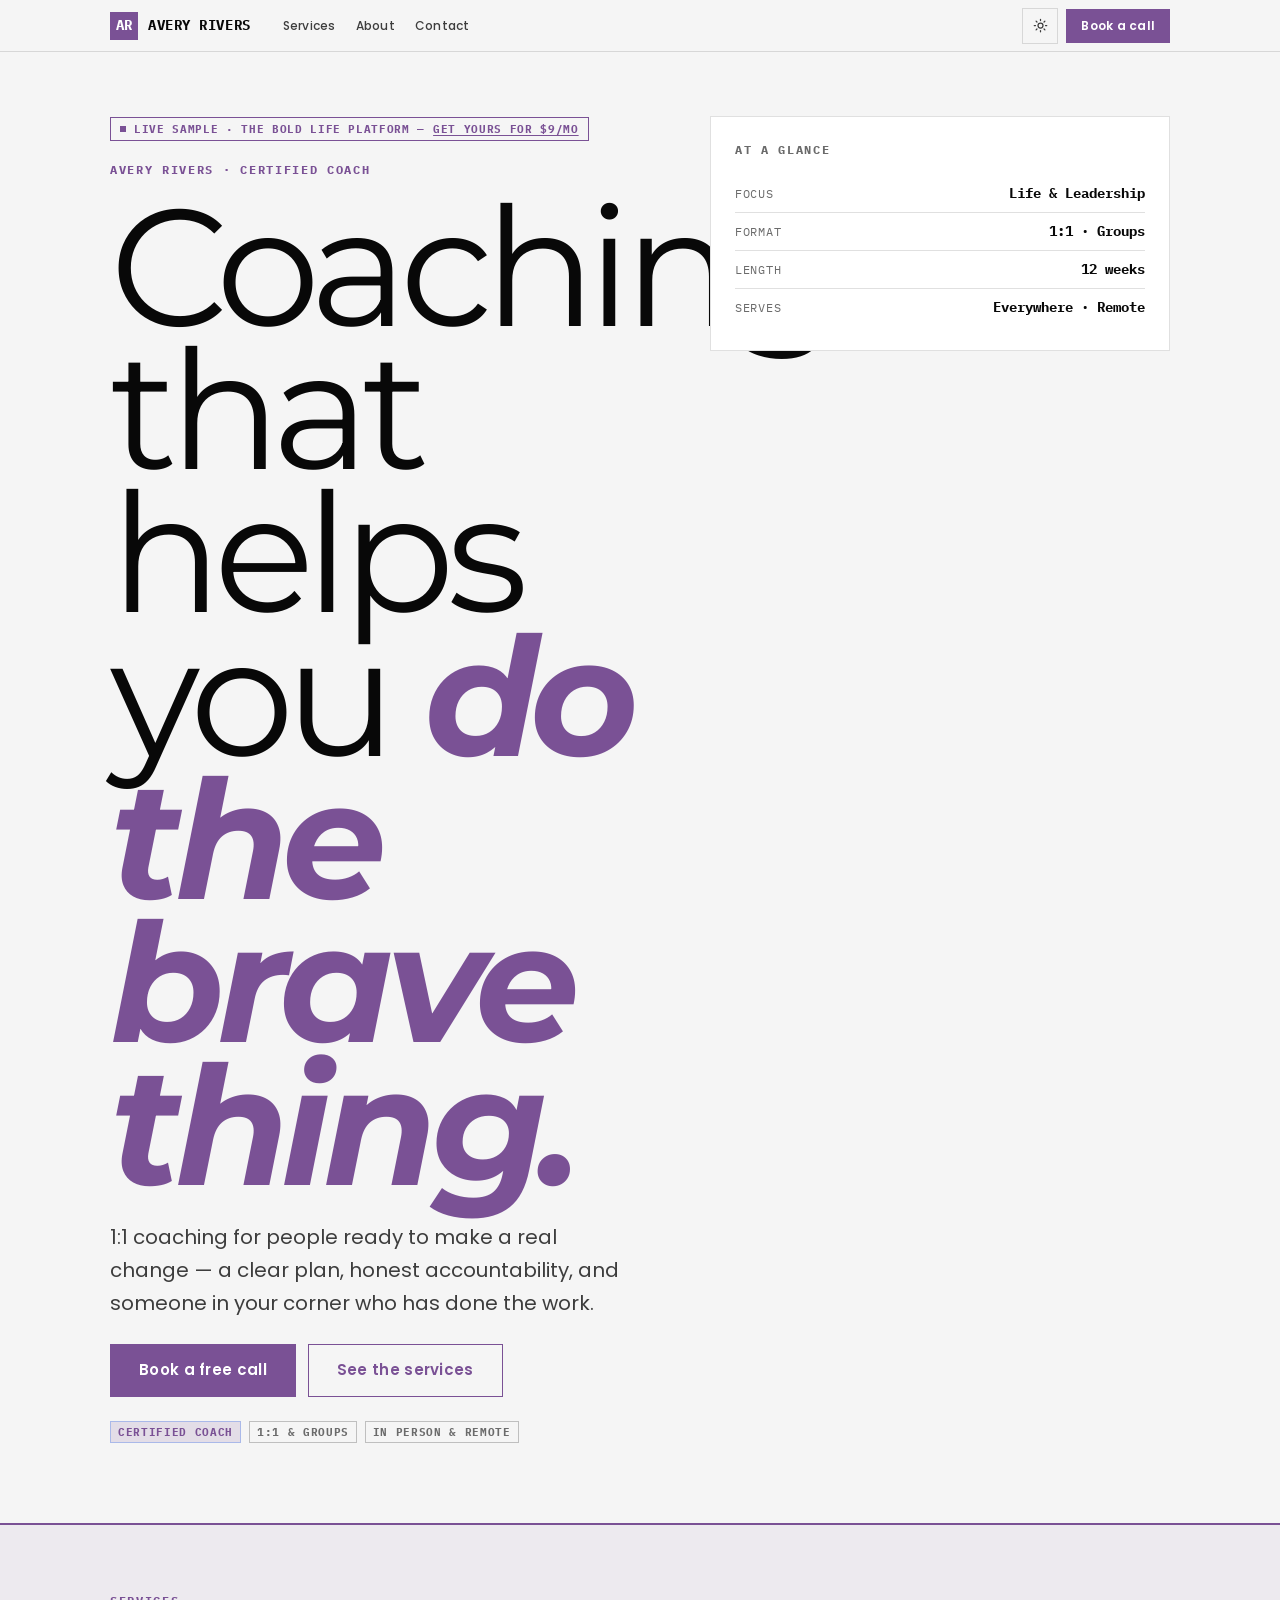
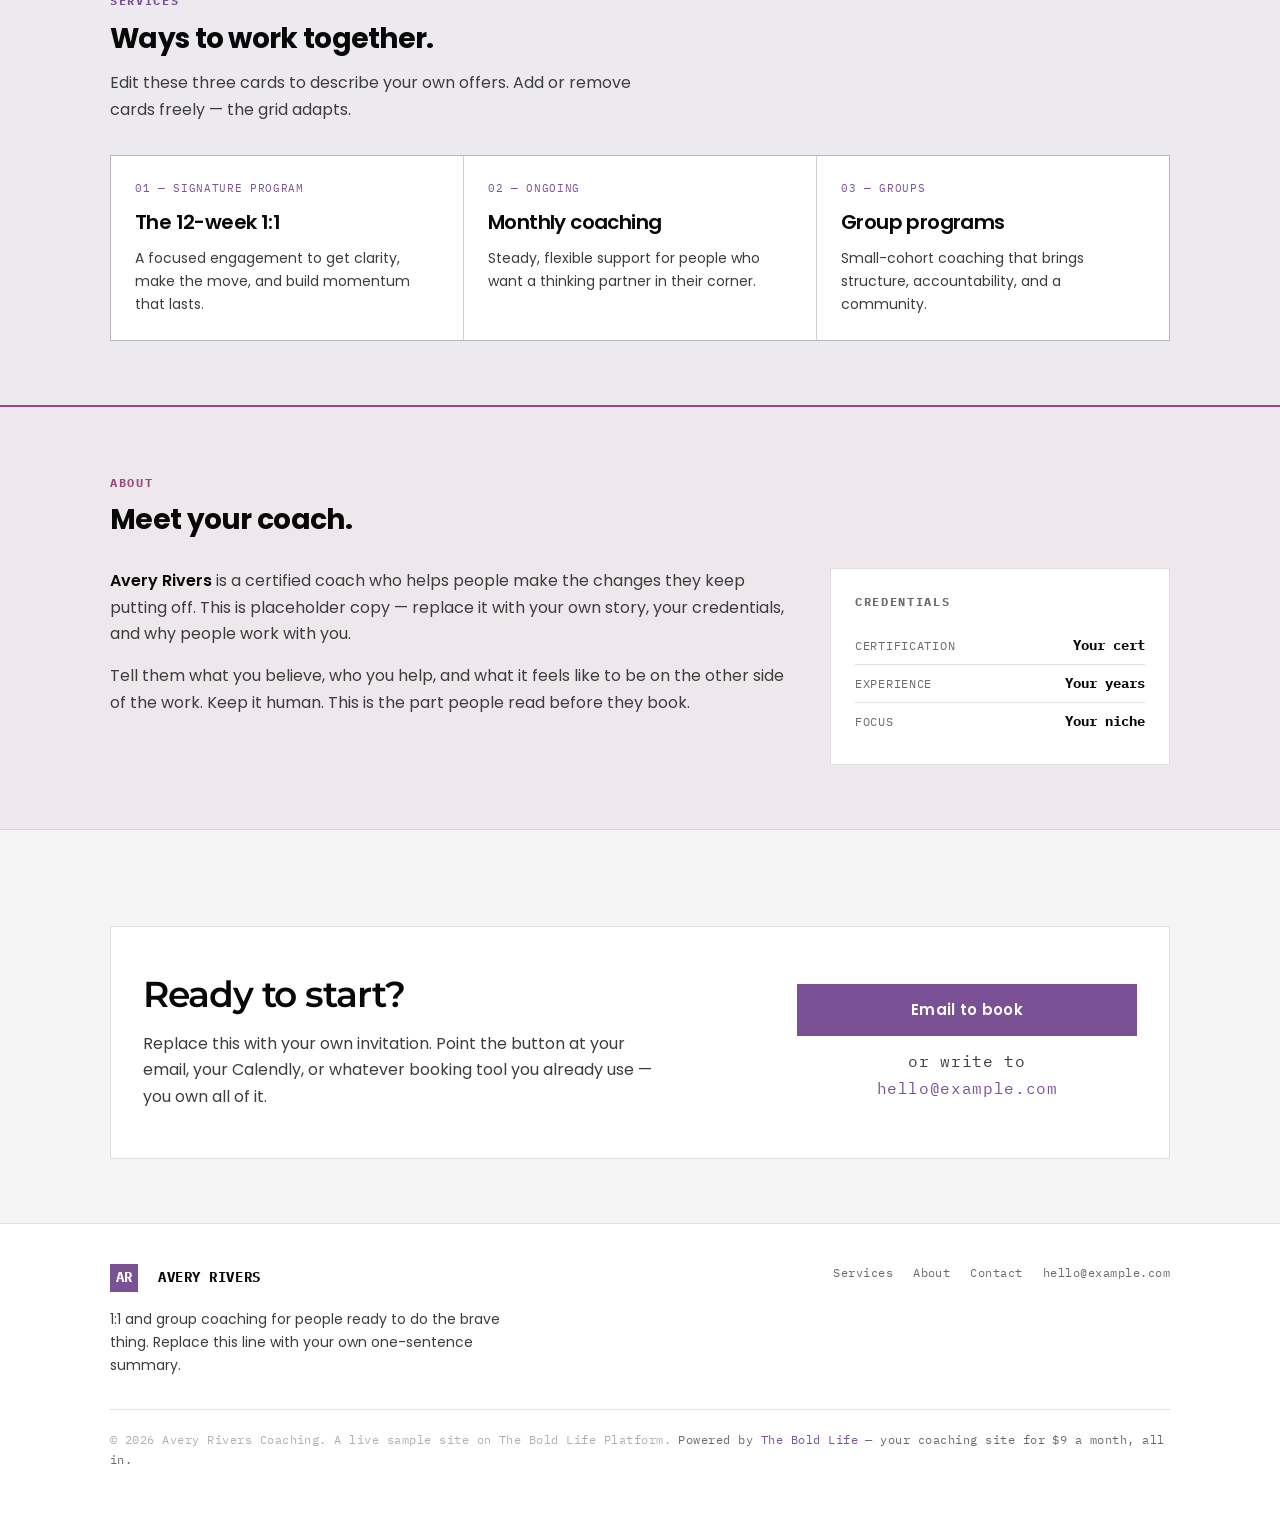
<file: template/index.html>
<!doctype html>
<html lang="en">
<head>
<meta charset="utf-8">
<meta name="viewport" content="width=device-width, initial-scale=1, viewport-fit=cover">
<title>Avery Rivers — Leadership &amp; Life Coaching</title>
<meta name="description" content="A live sample coaching site on The Bold Life Platform — a self-hosted coaching site you run yourself, for $9 a month (or $99/year). This page shows what a coach's site looks like on the platform.">
<meta name="author" content="The Bold Life Platform">
<meta property="og:title" content="Avery Rivers — Leadership &amp; Life Coaching">
<meta property="og:description" content="A live sample coaching site on The Bold Life Platform — a self-hosted coaching site, yours to run, for $9 a month (or $99/year).">
<meta property="og:type" content="website">
<meta property="og:url" content="https://designresearchgroup.github.io/coach-platform/template/">
<meta property="og:site_name" content="The Bold Life Platform">
<meta property="og:locale" content="en_US">
<meta property="og:image" content="https://designresearchgroup.github.io/coach-platform/template/img/og.png">
<meta property="og:image:type" content="image/png">
<meta property="og:image:width" content="1200">
<meta property="og:image:height" content="630">
<meta property="og:image:alt" content="The Bold Life Platform — a self-hosted coaching site for $9 a month">
<meta name="twitter:card" content="summary_large_image">
<meta name="twitter:title" content="The Bold Life Platform — $9 a month, all in">
<meta name="twitter:description" content="A live sample coaching site on The Bold Life Platform — $9 a month, all in.">
<meta name="twitter:image" content="https://designresearchgroup.github.io/coach-platform/template/img/og.png">
<link rel="canonical" href="https://designresearchgroup.github.io/coach-platform/template/">
<link rel="icon" type="image/svg+xml" href="img/favicon.svg">
<meta name="theme-color" content="#7A5195">
<link rel="preconnect" href="https://fonts.googleapis.com">
<link rel="preconnect" href="https://fonts.gstatic.com" crossorigin>
<!-- Fonts. If you change --font / --display in brand.css, change these too. -->
<link href="https://fonts.googleapis.com/css2?family=Montserrat:ital,wght@0,600;0,700;0,800;0,900;1,700;1,900&family=Poppins:ital,wght@0,400;0,500;0,600;0,700;1,400;1,500&family=IBM+Plex+Mono:wght@500;700&display=swap" rel="stylesheet">
<style>
/* ===== HumanData Design System v4 — tokens (humandata.id/ds) ===== */
:root{
  --font:'IBM Plex Sans',-apple-system,BlinkMacSystemFont,sans-serif;
  --mono:'IBM Plex Mono','SF Mono','Fira Code',monospace;
  --display:'Fraunces',Georgia,serif;
  --r:0px; --gap:1px;
  --sp1:4px;--sp2:8px;--sp3:12px;--sp4:16px;--sp5:20px;--sp6:24px;
  --sp8:32px;--sp10:40px;--sp12:48px;--sp16:64px;--sp20:80px;
  --text-2xs:11px;--text-xs:12px;--text-sm:12px;--text-base:14px;--text-md:15px;
  --text-lg:16px;--text-xl:20px;--text-2xl:24px;--text-3xl:28px;--text-4xl:36px;
  /* Display scale. The homepage headline is set far larger than anything else
     on the site and was carrying its own magic numbers; these are those
     values, named, so the page references the system instead of restating it. */
  --text-5xl:48px;--text-display:clamp(64px,13vw,184px);
  --ls-display:-.05em;--lh-display:.86;
  --fw-regular:400;--fw-medium:500;--fw-semi:600;--fw-bold:700;--fw-extra:800--fw-black:900;
  --ls-tight:-.03em;--ls-normal:-.01em;--ls-wide:.02em;--ls-wider:.06em;--ls-label:.14em;--ls-mono:.04em;
  --lh-none:1;--lh-tight:1.1;--lh-snug:1.3;--lh-normal:1.5;--lh-relaxed:1.65;
  --ease:cubic-bezier(.4,0,.2,1);--dur-fast:.1s;--dur:.15s;--dur-md:.25s;
  --nav-h:52px;
  --accent:#2563EB;--accent-hover:#1D4ED8;--accent-lt:rgba(37,99,235,.15);
  --accent-dim:rgba(37,99,235,.08);--accent-text:#fff;
  --ok:#16A34A;--ok-lt:rgba(22,163,74,.12);--ok-bd:rgba(22,163,74,.35);
  --warn:#D97706;--warn-lt:rgba(217,119,6,.12);--warn-bd:rgba(217,119,6,.35);
  --danger:#DC2626;--danger-lt:rgba(220,38,38,.12);--danger-bd:rgba(220,38,38,.35);
  --info:#0891B2;--info-lt:rgba(8,145,178,.12);--info-bd:rgba(8,145,178,.35);
  --bg:#080808;--bg1:#0F0F0F;--bg2:#161616;--bg3:#1E1E1E;--sf-hover:#1E1E1E;
  --bd:rgba(255,255,255,.10);--bd2:rgba(255,255,255,.18);--bd3:rgba(255,255,255,.28);
  --bd-focus:rgba(37,99,235,.6);
  --t1:#F5F5F5;--t2:#B8B8B8;--t3:#787878;--t4:#454545;
}
@media (prefers-color-scheme: light){
  :root:not([data-theme="dark"]){
    --bg:#F5F5F5;--bg1:#FFFFFF;--bg2:#EEEEEE;--bg3:#E2E2E2;--sf-hover:#EEEEEE;
    --bd:rgba(0,0,0,.12);--bd2:rgba(0,0,0,.22);--bd3:rgba(0,0,0,.32);
    --bd-focus:rgba(37,99,235,.5);
    --t1:#080808;--t2:#3D3D3D;--t3:#6B6B6B;--t4:#B0B0B0;
  }
}
:root[data-theme="light"]{
  --bg:#F5F5F5;--bg1:#FFFFFF;--bg2:#EEEEEE;--bg3:#E2E2E2;--sf-hover:#EEEEEE;
  --bd:rgba(0,0,0,.12);--bd2:rgba(0,0,0,.22);--bd3:rgba(0,0,0,.32);
  --bd-focus:rgba(37,99,235,.5);
  --t1:#080808;--t2:#3D3D3D;--t3:#6B6B6B;--t4:#B0B0B0;
}

*{box-sizing:border-box;}
body{font-family:var(--font);background:var(--bg);color:var(--t1);
  font-size:var(--text-md);line-height:var(--lh-normal);
  -webkit-font-smoothing:antialiased;margin:0;overflow-x:hidden;
  transition:background var(--dur-md),color var(--dur-md);}
a{color:inherit;text-decoration:none;}
/* Base `a` is deliberately unstyled, so a link inside prose has to opt in. */
.lnk{color:var(--accent);text-decoration:underline;text-underline-offset:3px;}
.lnk:hover{text-decoration-thickness:2px;}
/* Add-on block on the pricing page: sits apart from the tier grid because it
   attaches to any of them rather than competing with them. */
.addon{display:grid;grid-template-columns:1fr 1fr;gap:var(--gap);align-items:start;
  background:var(--bd);border:1px solid var(--bd);margin-top:var(--sp6);}
.addon-l,.addon-r{background:var(--bg1);padding:var(--sp6);}
.addon-r{background:var(--bg2);}
.addon h3{font-size:var(--text-xl);font-weight:var(--fw-semi);margin:var(--sp3) 0 var(--sp3);}
.addon p{font-size:var(--text-base);color:var(--t2);line-height:var(--lh-relaxed);
  margin:0 0 var(--sp4);max-width:56ch;}
.addon-n{font-size:var(--text-sm)!important;color:var(--t3)!important;margin-bottom:0!important;}
.addon-p{font-family:var(--mono);font-size:var(--text-4xl);font-weight:var(--fw-bold);
  letter-spacing:var(--ls-tight);line-height:1;}
.addon-w{font-family:var(--mono);font-size:var(--text-2xs);letter-spacing:var(--ls-mono);
  color:var(--t3);margin-top:var(--sp2);margin-bottom:var(--sp5);}
@media(max-width:760px){.addon{grid-template-columns:1fr;}}

/* The one line a section is built around. */
.thesis{font-family:var(--display);font-size:var(--text-xl);line-height:var(--lh-snug);
  color:var(--t1);border-left:0;padding:var(--sp5) 0;margin:0 0 var(--sp5);
  border-top:1px solid var(--bd);border-bottom:1px solid var(--bd);max-width:62ch;}
h1,h2,h3,h4,p{margin:0;}
button{font-family:inherit;}
@media (prefers-reduced-motion: reduce){
  *,*::before,*::after{animation-duration:.01ms!important;transition-duration:.01ms!important;}
}
.label{font-family:var(--mono);font-size:var(--text-xs);font-weight:var(--fw-bold);
  letter-spacing:var(--ls-label);text-transform:uppercase;color:var(--t3);}
.label-accent{font-family:var(--mono);font-size:var(--text-xs);font-weight:var(--fw-bold);
  letter-spacing:var(--ls-label);text-transform:uppercase;color:var(--accent);}

.btn{display:inline-flex;align-items:center;justify-content:center;gap:var(--sp2);
  padding:10px 20px;font-size:var(--text-base);font-weight:var(--fw-semi);
  letter-spacing:var(--ls-wide);background:transparent;border:1px solid transparent;
  color:var(--t1);cursor:pointer;white-space:nowrap;
  transition:background var(--dur),color var(--dur),border-color var(--dur),transform var(--dur-fast);}
.btn:hover{transform:translateY(-1px);}
.btn:active{transform:translateY(0);}
.btn:focus-visible{outline:2px solid var(--bd-focus);outline-offset:2px;}
.btn[disabled]{opacity:.4;cursor:not-allowed;transform:none;}
.btn-primary{color:var(--accent);border-color:var(--accent);}
.btn-primary:hover:not([disabled]){background:var(--accent);color:var(--accent-text);}
.btn-solid{background:var(--accent);color:#fff;border-color:var(--accent);}
.btn-solid:hover:not([disabled]){background:var(--accent-hover);border-color:var(--accent-hover);}
.btn-lg{padding:14px 28px;font-size:var(--text-md);}
.btn-sm{padding:7px 14px;font-size:var(--text-sm);}
/* A button is as wide as its label needs. Stretching one to fill whatever
   column it lands in is not a size. Kept only for the booking dialog, where
   the panel width is fixed and deliberate. */
.btn-block{width:100%;max-width:360px;}
/* Button row under a section. */
.sect-cta{display:flex;flex-wrap:wrap;gap:var(--sp3);margin-top:var(--sp6);}

.badge{display:inline-flex;align-items:center;gap:4px;font-family:var(--mono);
  font-size:var(--text-2xs);font-weight:var(--fw-bold);letter-spacing:var(--ls-wider);
  text-transform:uppercase;padding:2px 7px;border:1px solid;}
.badge-ok{color:var(--ok);border-color:var(--ok-bd);background:var(--ok-lt);}
.badge-warn{color:var(--warn);border-color:var(--warn-bd);background:var(--warn-lt);}
.badge-danger{color:var(--danger);border-color:var(--danger-bd);background:var(--danger-lt);}
.badge-info{color:var(--info);border-color:var(--info-bd);background:var(--info-lt);}
.badge-accent{color:var(--accent);border-color:rgba(37,99,235,.3);background:var(--accent-lt);}
/* Card parts, from the design system. A card is bounded by a border and
   divided by rules — never by a rail down one side. */
.card-head{padding:var(--sp4) var(--sp5);border-bottom:1px solid var(--bd);
  display:flex;align-items:center;justify-content:space-between;gap:var(--sp3);}
.card-title{font-family:var(--mono);font-size:var(--text-base);
  font-weight:var(--fw-bold);color:var(--t1);}
.card-foot{padding:var(--sp3) var(--sp5);border-top:1px solid var(--bd);
  display:flex;gap:var(--sp2);flex-wrap:wrap;}
/* Key and value on one line, separated by a rule. The system's way of showing
   a set of facts. */
.detail-row{display:flex;justify-content:space-between;align-items:baseline;
  gap:var(--sp4);padding:var(--sp2) 0;border-bottom:1px solid var(--bd);}
.detail-row:last-child{border-bottom:none;}
.detail-row-label{font-family:var(--mono);font-size:var(--text-xs);color:var(--t3);
  letter-spacing:var(--ls-wider);text-transform:uppercase;white-space:nowrap;}
.detail-row-value{font-family:var(--mono);font-size:var(--text-base);
  font-weight:var(--fw-bold);color:var(--t1);text-align:right;min-width:0;
  overflow-wrap:anywhere;}
/* A detail row that is the next thing to do. The label gets the cue and the
   whole row gets the accent ground, because a list where every row looks the
   same asks the reader to work out which one is theirs. */
.detail-row.is-next{background:var(--accent-dim);
  margin-inline:calc(var(--sp5) * -1);padding-inline:var(--sp5);}
.detail-row.is-next .detail-row-label b{font-family:var(--mono);
  font-size:var(--text-2xs);letter-spacing:var(--ls-wider);text-transform:uppercase;
  color:var(--accent);font-weight:var(--fw-bold);margin-right:var(--sp2);}
/* An action sitting inside a row's value needs room and its own baseline. */
.detail-row-value .btn{margin-left:var(--sp3);vertical-align:middle;}
@media(max-width:600px){
  .detail-row{flex-direction:column;align-items:flex-start;gap:var(--sp2);}
  .detail-row-value{text-align:left;}
}

/* ======================================================= report sections
   The components authored report and Playbook HTML is written against:
   the opportunity board, the facts rows, the chips, the sequence, the
   Playbook frames and meters. They lived in report.html until the app
   shell began rendering the same HTML and drew it unstyled. Two pages use
   them, so they belong here with everything else shared. */

/* Only what this page adds; deploy.sh injects the design system. */
p strong,li strong{color:var(--t1);font-weight:var(--fw-semi);}
.meta{font-family:var(--mono);font-size:var(--text-sm);color:var(--t3);
  letter-spacing:var(--ls-mono);display:flex;flex-wrap:wrap;gap:var(--sp2) var(--sp5);}

/* The ask, stated once, because every number below is measured against it. */
.ask{display:grid;grid-template-columns:repeat(auto-fit,minmax(11rem,1fr));
  gap:var(--gap);background:var(--bd);border:1px solid var(--bd);margin-bottom:var(--sp6);}
.ask div{background:var(--bg1);padding:var(--sp5);min-width:0;}
.ask dt{font-family:var(--mono);font-size:var(--text-2xs);letter-spacing:var(--ls-wider);
  text-transform:uppercase;color:var(--t3);margin-bottom:var(--sp2);}
.ask dd{margin:0;font-size:var(--text-xl);font-weight:var(--fw-semi);color:var(--t1);
  font-variant-numeric:tabular-nums;letter-spacing:var(--ls-tight);}
.ask dd small{display:block;font-size:var(--text-sm);font-weight:var(--fw-regular);
  color:var(--t3);letter-spacing:0;margin-top:2px;}

/* The board. Status is a stripe as well as a word, so the shape of the list
   reads before any of it is read. */
.board{display:grid;gap:var(--gap);background:var(--bd);border:1px solid var(--bd);}
.prog{background:var(--bg1);padding:var(--sp6);min-width:0;border:1px solid var(--bd);}
.prog.now{border-color:var(--ok-bd);}
.prog.soon{border-color:rgba(37,99,235,.35);}
.prog.check{border-color:var(--warn-bd);}
.prog.shut{border-color:var(--danger-bd);opacity:.72;}
.prog-h{display:flex;flex-wrap:wrap;align-items:baseline;gap:var(--sp2) var(--sp4);
  margin-bottom:var(--sp3);}
.prog-n{font-size:var(--text-xl);font-weight:var(--fw-semi);letter-spacing:var(--ls-tight);}
.prog-f{font-family:var(--mono);font-size:var(--text-sm);color:var(--t3);
  letter-spacing:var(--ls-mono);}
.chip{font-family:var(--mono);font-size:var(--text-2xs);letter-spacing:var(--ls-wider);
  text-transform:uppercase;border:1px solid currentColor;padding:2px 7px;
  white-space:nowrap;}
.chip.now{color:var(--ok);}
.chip.soon{color:var(--accent);}
.chip.check{color:var(--warn);}
.chip.shut{color:var(--danger);}
.facts{display:grid;grid-template-columns:repeat(auto-fit,minmax(9rem,1fr));
  gap:var(--sp4);margin:var(--sp4) 0;padding-block:var(--sp4);
  border-block:1px solid var(--bd);}
.facts div{min-width:0;}
.facts dt{font-family:var(--mono);font-size:var(--text-2xs);letter-spacing:var(--ls-wider);
  text-transform:uppercase;color:var(--t3);margin-bottom:2px;}
.facts dd{margin:0;font-size:var(--text-md);color:var(--t1);font-weight:var(--fw-medium);
  font-variant-numeric:tabular-nums;}
.prog p{margin-bottom:var(--sp3);font-size:var(--text-base);}
.prog p:last-child{margin-bottom:0;}
/* Alignment is the report's spine, so it gets a band of its own on each card
   rather than a line in the prose. */
.align{margin-top:var(--sp4);padding-top:var(--sp4);border-top:1px solid var(--bd);}
.align-h{font-family:var(--mono);font-size:var(--text-2xs);letter-spacing:var(--ls-wider);
  text-transform:uppercase;color:var(--t3);margin-bottom:var(--sp2);
  display:flex;align-items:center;gap:var(--sp3);flex-wrap:wrap;}
.rate{font-weight:var(--fw-semi);letter-spacing:var(--ls-wider);}
.rate.a3{color:var(--ok);}
.rate.a2{color:var(--accent);}
.rate.a1{color:var(--warn);}
.rate.a0{color:var(--danger);}
.align p{margin:0;font-size:var(--text-base);}
.gate{font-family:var(--mono);font-size:var(--text-sm);color:var(--warn);
  letter-spacing:var(--ls-mono);line-height:var(--lh-snug);display:block;
  margin-top:var(--sp3);}

/* What is in the way. A list of blockers earns numbers only because they are
   worked in this order — SAM gates everything federal below it. */
ol.block{list-style:none;counter-reset:b;padding:0;margin:0;display:grid;gap:var(--gap);
  background:var(--bd);border:1px solid var(--bd);}
ol.block li{background:var(--bg1);padding:var(--sp5) var(--sp6);counter-increment:b;
  display:grid;grid-template-columns:2.5rem 1fr;gap:var(--sp3);align-items:start;min-width:0;}
ol.block li::before{content:counter(b,decimal-leading-zero);font-family:var(--mono);
  font-size:var(--text-sm);color:var(--t4);letter-spacing:var(--ls-mono);
  padding-top:3px;}
/* The li is a two-column grid with three children: the ::before counter, the
   label and the body. Without pinning the last two to column 2, the body lands
   in an implicit third column sized to its content and renders one word wide. */
ol.block b,ol.block span{grid-column:2;}
ol.block b{display:block;color:var(--t1);font-weight:var(--fw-semi);margin-bottom:2px;}
ol.block span{color:var(--t2);font-size:var(--text-base);line-height:var(--lh-snug);}

.seq{display:grid;gap:var(--gap);background:var(--bd);border:1px solid var(--bd);}
.step{background:var(--bg1);padding:var(--sp5) var(--sp6);display:grid;
  grid-template-columns:7rem 1fr;gap:var(--sp4);align-items:start;min-width:0;}
.step time{font-family:var(--mono);font-size:var(--text-sm);color:var(--accent);
  letter-spacing:var(--ls-mono);padding-top:2px;}
.step b{display:block;color:var(--t1);font-weight:var(--fw-semi);margin-bottom:2px;}
.step span{color:var(--t2);font-size:var(--text-base);line-height:var(--lh-snug);}
.note{background:var(--accent-dim);
  padding:var(--sp5);margin-top:var(--sp6);}
.note p{margin:0;max-width:none;}
@media (max-width:520px){
  .step{grid-template-columns:1fr;gap:var(--sp2);}
  ol.block li{grid-template-columns:1fr;}
  ol.block li::before{padding-top:0;}
  ol.block b,ol.block span{grid-column:1;}
}

/* Prose rhythm, scoped so it cannot reach the cards. */
/* The authored sections are rendered into #sections, so they are not
   children of main and a `main > .sect > p` rule never reached them: every
   paragraph of every report ran the full 1100px while the rest of the site
   measures 66ch. Match the section class instead of its position. */
main .sect > p{margin:0 0 var(--sp4);max-width:66ch;color:var(--t2);
  font-size:var(--text-lg);line-height:var(--lh-relaxed);}
main .sect > p:last-child{margin-bottom:0;}
@media(max-width:700px){main .sect > p{font-size:var(--text-md);}}
/* Lists and blockquotes in authored prose want the same measure. The grids
   and cards are deliberately excluded — they are instruments, not prose. */
.rep-sec > ul,.rep-sec > ol:not(.block),.rep-sec > blockquote{max-width:66ch;}
.rep-sec > ul,.rep-sec > ol:not(.block){padding-left:var(--sp5);color:var(--t2);
  font-size:var(--text-lg);line-height:var(--lh-relaxed);margin:0 0 var(--sp4);}
.rep-sec > ul li,.rep-sec > ol:not(.block) li{margin-bottom:var(--sp2);}
@media(max-width:700px){
  .rep-sec > ul,.rep-sec > ol:not(.block){font-size:var(--text-md);}}
h3.grp{font-family:var(--mono);font-size:var(--text-2xs);
  letter-spacing:var(--ls-label);text-transform:uppercase;color:var(--accent);
  margin:var(--sp8) 0 var(--sp3);font-weight:var(--fw-bold);}
h3.grp:first-of-type{margin-top:0;}
/* ---------------------------------------------------------------- playbook
   The Playbook is an instrument, not an article. Its regions are framed and
   labelled the way the rest of the system labels regions: a mono strip across
   the top, the thing it holds underneath, and a meta value on the right that
   says how much of it is done. Prose in a single column has no spine and
   nothing to navigate by.
   Built on the design system's own vocabulary — the strip is the .bar-group
   treatment, the meter is .progress-bar, the frames are card borders. */
.pb{border:1px solid var(--bd2);background:var(--bg1);margin:var(--sp6) 0;}
.pb-strip{display:flex;align-items:center;justify-content:space-between;
  gap:var(--sp4);padding:var(--sp3) var(--sp5);border-bottom:1px solid var(--bd);
  background:var(--bg2);font-family:var(--mono);font-size:var(--text-2xs);
  font-weight:var(--fw-bold);letter-spacing:var(--ls-label);text-transform:uppercase;
  color:var(--accent);}
.pb-strip em{font-style:normal;color:var(--t4);font-weight:var(--fw-regular);
  letter-spacing:var(--ls-mono);text-transform:none;}
.pb-body{padding:var(--sp6) var(--sp5);}

/* A passage meant to be lifted and used. Serif-free, generous, and visibly a
   quotation of itself rather than another paragraph of advice. */
.pb-quote{font-size:var(--text-lg);line-height:var(--lh-relaxed);color:var(--t1);
  max-width:72ch;}
.pb-quote p{margin:0;}
.pb-use{display:flex;align-items:center;justify-content:space-between;gap:var(--sp4);
  flex-wrap:wrap;padding:var(--sp3) var(--sp5);border-top:1px solid var(--bd);
  background:var(--bg2);font-family:var(--mono);font-size:var(--text-2xs);
  letter-spacing:var(--ls-wider);text-transform:uppercase;color:var(--t4);}

/* A gap only the client can fill. Marked as a slot rather than hidden in the
   prose, because the whole point is that it is countable. */
.slot{font-family:var(--mono);font-size:.92em;font-weight:var(--fw-bold);
  color:var(--accent);background:var(--accent-dim);
  border:1px solid rgba(37,99,235,.35);padding:1px 6px;white-space:nowrap;}

/* The meter: a label, a fraction, a bar and the rule that governs it — the
   same shape the skill demos use for a readiness weight. */
.pb-meter{padding:var(--sp5);border-bottom:1px solid var(--bd);}
.pb-meter-top{display:flex;align-items:baseline;justify-content:space-between;
  gap:var(--sp4);margin-bottom:var(--sp3);}
.pb-meter-l{font-family:var(--mono);font-size:var(--text-2xs);font-weight:var(--fw-bold);
  letter-spacing:var(--ls-label);text-transform:uppercase;color:var(--t3);}
.pb-meter-n{font-family:var(--mono);font-size:var(--text-2xl);font-weight:var(--fw-bold);
  letter-spacing:var(--ls-tight);font-variant-numeric:tabular-nums;color:var(--accent);
  line-height:1;}
.pb-meter-n b{color:var(--t4);font-weight:var(--fw-bold);}
.pb-gate{margin-top:var(--sp3);font-family:var(--mono);font-size:var(--text-2xs);
  letter-spacing:var(--ls-mono);color:var(--t4);line-height:var(--lh-snug);}

/* Stat tiles for an authored section. .ask is the same instrument stated
   once at the top of a report; this is the same thing inside one, so it shares
   the definition rather than forking a second grid that drifts from it. */
.read{display:grid;grid-template-columns:repeat(auto-fit,minmax(10rem,1fr));
  gap:var(--gap);background:var(--bd);border:1px solid var(--bd);margin:var(--sp6) 0;}
.read div{background:var(--bg1);padding:var(--sp5);min-width:0;}
.read dt{font-family:var(--mono);font-size:var(--text-2xs);letter-spacing:var(--ls-wider);
  text-transform:uppercase;color:var(--t3);margin-bottom:var(--sp2);}
.read dd{margin:0;font-size:var(--text-2xl);font-weight:var(--fw-semi);color:var(--t1);
  font-variant-numeric:tabular-nums;letter-spacing:var(--ls-tight);line-height:1;}
.read dd small{display:block;font-size:var(--text-sm);font-weight:var(--fw-regular);
  color:var(--t3);letter-spacing:0;margin-top:6px;line-height:var(--lh-snug);}
.quote{background:var(--bg2);padding:var(--sp4) var(--sp5);margin:var(--sp4) 0;
  max-width:66ch;}
.quote p{font-size:var(--text-md)!important;color:var(--t2);font-style:italic;
  margin-bottom:var(--sp2)!important;}
.quote cite{font-family:var(--mono);font-size:var(--text-2xs);color:var(--t3);
  letter-spacing:var(--ls-mono);font-style:normal;}

main > .sect > p, .rep-sec p{margin:0 0 var(--sp4);max-width:66ch;color:var(--t2);
  font-size:var(--text-lg);line-height:var(--lh-relaxed);}
main > .sect > p:last-child, .rep-sec p:last-child{margin-bottom:0;}
@media(max-width:700px){main > .sect > p,.rep-sec p{font-size:var(--text-md);}}

/* A called-out passage: tinted ground and padding, no rail. */
.callout{background:var(--accent-dim);padding:var(--sp4) var(--sp5);
  font-size:var(--text-md);color:var(--t2);line-height:var(--lh-relaxed);}
.callout.ok{background:var(--ok-lt);}
.callout.warn{background:var(--warn-lt);}
.callout.bad{background:var(--danger-lt);}
.btn-outline{color:var(--t1);border-color:var(--bd2);}
.btn-outline:hover{border-color:var(--accent);color:var(--accent);background:var(--accent-dim);}
.btn-ghost{color:var(--t2);border-color:transparent;}
.btn-ghost:hover{color:var(--t1);background:var(--bg2);border-color:var(--bd);}
.badge-accent{color:var(--accent);border-color:rgba(37,99,235,.3);background:var(--accent-lt);}
.badge-neutral{color:var(--t3);border-color:var(--bd2);background:transparent;}

.nav{position:fixed;top:0;left:0;right:0;z-index:900;height:var(--nav-h);
  border-bottom:1px solid var(--bd);background:var(--bg);display:flex;align-items:center;
  padding-top:env(safe-area-inset-top,0px);transition:background var(--dur-md);}
.nav-inner{width:100%;max-width:1100px;margin:0 auto;padding:0 var(--sp5);
  display:flex;align-items:center;height:100%;}
.nav-logo{display:flex;align-items:center;}
.nav-logo-mark{width:28px;height:28px;background:var(--accent);display:flex;
  align-items:center;justify-content:center;font-family:var(--mono);
  font-weight:var(--fw-bold);font-size:var(--text-base);color:#fff;}
.nav-logo-text{font-family:var(--mono);font-size:var(--text-base);font-weight:var(--fw-bold);
  letter-spacing:var(--ls-mono);color:var(--t1);padding-left:10px;}
.nav-actions{display:flex;align-items:center;gap:var(--sp2);margin-left:auto;}
.nav-btn{display:flex;align-items:center;justify-content:center;width:36px;height:36px;
  color:var(--t2);border:1px solid var(--bd);background:transparent;cursor:pointer;transition:var(--dur);}
.nav-btn:hover{background:var(--bg2);color:var(--t1);}
.nav-btn svg{width:15px;height:15px;}

.wrap{max-width:1100px;margin:0 auto;padding-inline:var(--sp5);}
main{padding-top:var(--nav-h);}
.sect{padding-block:var(--sp16);border-top:1px solid var(--bd);}
.sect-head{max-width:58ch;margin-bottom:var(--sp8);}
.sect-head h2{font-family:var(--font);font-size:var(--text-3xl);font-weight:var(--fw-bold);
  letter-spacing:-.025em;line-height:var(--lh-tight);margin-top:var(--sp3);text-wrap:balance;}
.sect-head p{color:var(--t2);font-size:var(--text-lg);line-height:var(--lh-relaxed);margin-top:var(--sp4);}
@media(max-width:700px){
  .sect{padding-block:var(--sp12);}
  .sect-head h2{font-size:var(--text-2xl);}
  .sect-head p{font-size:var(--text-md);}
}

/* hero */
.hero{padding-block:var(--sp16) var(--sp20);}
/* An inner page's hero. The homepage's display scale is sized for a two-word
   line with nothing above it; the same size on a sentence further in produces
   three lines of serif filling a screen, which is the loudest possible way to
   say something that is not the loudest thing on the site. */
/* .hero.hero-in rather than .hero-in, because .hero h1 is defined below this
   and at equal specificity the later rule wins — the first version of this
   changed nothing at all. */
.hero.hero-in h1{font-size:clamp(30px,4.2vw,54px);letter-spacing:var(--ls-tight);
  line-height:var(--lh-tight);max-width:18ch;}
.hero.hero-in{padding-block:var(--sp12) var(--sp14);}
.hero-grid{display:grid;grid-template-columns:minmax(0,1fr) minmax(0,460px);
  gap:var(--sp12);align-items:start;}
.hero h1{font-family:var(--display);font-size:var(--text-display);
  font-weight:var(--fw-black);letter-spacing:var(--ls-display);
  line-height:var(--lh-display);text-wrap:balance;}
.hero h1 em{font-style:italic;font-weight:var(--fw-bold);color:var(--accent);}
.hero-sub{color:var(--t2);font-size:var(--text-xl);line-height:var(--lh-relaxed);
  margin-top:var(--sp6);max-width:44ch;}
.hero-live{display:inline-flex;align-items:center;gap:var(--sp2);}
.live-dot{width:6px;height:6px;background:var(--ok);flex-shrink:0;animation:blink 2.4s infinite;}
@keyframes blink{0%,100%{opacity:1}50%{opacity:.25}}

/* A section can carry a colour, the way .pick.tinted already lets a field carry
   one, "so the grid reads as a palette rather than a column of grey boxes". The
   same argument holds a level up: eight sections of hairline grids in one
   neutral are a column of grey boxes however good the words are.

   Colour arrives as a top rule and a ground, which is how this system sets a
   block apart. Never as a stroke down the left. */
/* The four navigation tints are drawn from one family — blue through magenta —
   and deliberately avoid green, amber, red and cyan. Those four are --ok,
   --warn, --danger and --info: they report state, and a reader who has learned
   that green means "this is done" should never meet green used to mean "this
   is the fourth section". The first version of this used #16A34A and #0891B2,
   which are byte-identical to --ok and --info. */
[data-tint]{--tint:var(--accent);--tint-dim:var(--accent-dim);}
[data-tint="a"]{--tint:#2563EB;--tint-dim:rgba(37,99,235,.07);}
[data-tint="b"]{--tint:#4F46E5;--tint-dim:rgba(79,70,229,.07);}
[data-tint="c"]{--tint:#7C3AED;--tint-dim:rgba(124,58,237,.07);}
[data-tint="d"]{--tint:#C026D3;--tint-dim:rgba(192,38,211,.07);}

[data-tint] .label-accent{color:var(--tint);}
[data-tint].sect{background:var(--tint-dim);border-top-color:var(--tint);
  border-top-width:2px;}
[data-tint] .pf-card::before{background:var(--tint);}
[data-tint] .acc-item[open]{border-top:2px solid var(--tint);}
[data-tint] .acc-item[open] > summary{background:var(--tint-dim);}
[data-tint] .acc-item[open] > summary::after{border-color:var(--tint);}
[data-tint] .step time{color:var(--tint);}
[data-tint] .deliv-item .label-accent{color:var(--tint);}
[data-tint] .qdot.active{background:var(--tint);}
[data-tint] .qdot.done{background:var(--tint);opacity:.45;}

/* A section heading on a product page is competing with a hero two screens up.
   .sect-head sets h2 at 3xl, which is right in a column of prose and quiet at
   the top of a screen of its own. */
.sect-head.lg h2{font-size:var(--text-5xl);letter-spacing:var(--ls-display);
  line-height:var(--lh-tight);max-width:18ch;}
@media(max-width:700px){.sect-head.lg h2{font-size:var(--text-3xl);}}

/* Sections arrive rather than being there already. Guarded behind a class the
   script sets on <html>, so a page whose JavaScript never runs shows all of its
   content instead of none of it — which is what an unguarded opacity:0 does.
   Off entirely when the reader has asked for less movement. */
.js-reveal .reveal{opacity:0;transform:translateY(16px);
  transition:opacity .55s var(--ease),transform .55s var(--ease);}
.js-reveal .reveal.in{opacity:1;transform:none;}
@media(prefers-reduced-motion:reduce){
  .js-reveal .reveal{opacity:1;transform:none;transition:none;}}

/* ---------------------------------------------------------------- drawer
   The design system ships a left navigation drawer as a demo in a bordered
   box; this is the real one. A fixed overlay menu that appears exactly where
   .nav-links hide (700px), so a narrow screen stops depending on the footer to
   navigate. The left-accent border on an item is the DS drawer's own marking,
   not an invented stroke — it is in the component the showcase documents. */
.nav-burger{display:none;}
.nav-burger svg{width:17px;height:17px;}
@media(max-width:700px){
  .nav-burger{display:flex;}
  /* The account link moves into the drawer, so the mobile bar keeps only the
     burger, the theme toggle and the one action that matters. */
  .nav-actions a[href="/account"]{display:none;}
}

.drawer-overlay{position:fixed;inset:0;z-index:1000;background:rgba(0,0,0,.5);
  backdrop-filter:blur(2px);opacity:0;pointer-events:none;
  transition:opacity .25s var(--ease);}
.drawer-overlay.open{opacity:1;pointer-events:auto;}
.drawer{position:fixed;top:0;left:0;bottom:0;z-index:1001;width:min(300px,86vw);
  background:var(--bg1);border-right:1px solid var(--bd2);display:flex;
  flex-direction:column;transform:translateX(-100%);
  transition:transform .28s var(--ease);box-shadow:0 0 40px rgba(0,0,0,.3);}
.drawer.open{transform:translateX(0);}
.drawer-head{height:var(--nav-h);display:flex;align-items:center;
  justify-content:space-between;padding:0 var(--sp5);
  border-bottom:1px solid var(--bd);flex-shrink:0;}
.drawer-brand{font-family:var(--mono);font-size:var(--text-base);
  font-weight:var(--fw-bold);letter-spacing:.06em;color:var(--t1);}
.drawer-close{color:var(--t3);background:none;border:0;cursor:pointer;
  padding:var(--sp2);display:flex;}
.drawer-close:hover{color:var(--t1);}
.drawer-close svg{width:18px;height:18px;}
.drawer-nav{flex:1;overflow-y:auto;padding:var(--sp3) 0;}
.drawer-sec-label{display:block;font-family:var(--mono);font-size:var(--text-2xs);
  font-weight:var(--fw-bold);letter-spacing:var(--ls-wider);text-transform:uppercase;
  color:var(--t3);padding:var(--sp5) var(--sp5) var(--sp2);}
.drawer-item{display:flex;align-items:center;gap:var(--sp3);
  padding:var(--sp3) var(--sp5);font-size:var(--text-base);color:var(--t2);
  text-decoration:none;border-left:2px solid transparent;
  transition:background var(--dur-fast),color var(--dur-fast);}
.drawer-item:hover{color:var(--t1);background:var(--bg2);border-left-color:var(--accent);}
.drawer-item[aria-current="page"]{color:var(--accent);background:var(--accent-dim);
  border-left-color:var(--accent);}
.drawer-foot{border-top:1px solid var(--bd);padding:var(--sp5);display:flex;
  flex-direction:column;gap:var(--sp3);}

/* ---------------------------------------------------------------- marketing
   Ported from the showcase at humandata.id/ds, which carried a set of website
   components — the mission strip, the platform cards — that no page could
   reach, because deploy.sh injects this file and these were only ever defined
   in the showcase's own stylesheet. The product pages looked thinner than the
   design system because the design system's marketing half was unreachable.

   Sizes are the system's type tokens rather than the showcase's literals. The
   showcase renders every component miniaturised so fifty of them fit on one
   page; copied verbatim they arrive on a real page at two-thirds scale. */

/* The one band of flat colour on a page. Breaks a long column of hairline
   grids, and carries the numbers that are worth stopping for. */
.mission-strip{background:var(--accent);padding:var(--sp8) var(--sp7);}
.mission-strip .ms-eyebrow{font-family:var(--mono);font-size:var(--text-2xs);
  font-weight:var(--fw-bold);letter-spacing:var(--ls-wider);text-transform:uppercase;
  color:rgba(255,255,255,.55);margin-bottom:var(--sp3);display:block;}
.ms-title{font-family:var(--font);font-size:var(--text-3xl);
  font-weight:var(--fw-bold);color:#fff;letter-spacing:var(--ls-tight);
  line-height:var(--lh-snug);max-width:26ch;margin:0 0 var(--sp6);text-wrap:balance;}
.ms-stats{display:grid;grid-template-columns:repeat(4,1fr);gap:1px;
  background:rgba(255,255,255,.14);}
.ms-cell{background:rgba(255,255,255,.08);padding:var(--sp5);}
.ms-val{font-family:var(--mono);font-size:var(--text-3xl);font-weight:var(--fw-bold);
  color:#fff;letter-spacing:var(--ls-tight);line-height:1;}
.ms-label{font-size:var(--text-xs);color:rgba(255,255,255,.6);margin-top:var(--sp2);
  line-height:var(--lh-snug);}
@media(max-width:700px){.ms-stats{grid-template-columns:1fr 1fr;}}

/* A grid where each cell draws its own accent rule on approach. The movement
   is the whole difference between a grid of panels and a grid you read. */
.pf-grid{display:grid;grid-template-columns:repeat(3,1fr);gap:1px;
  background:var(--bd);border:1px solid var(--bd);align-items:stretch;}
.pf-card{background:var(--bg1);padding:var(--sp6);position:relative;overflow:hidden;
  transition:background var(--dur-fast);}
.pf-card:hover{background:var(--bg2);}
.pf-card::before{content:'';position:absolute;top:0;left:0;right:0;height:2px;
  background:var(--accent);transform:scaleX(0);transform-origin:left;
  transition:transform .3s var(--ease);}
.pf-card:hover::before{transform:scaleX(1);}
.pf-num{font-family:var(--mono);font-size:var(--text-2xs);font-weight:var(--fw-bold);
  letter-spacing:var(--ls-wider);text-transform:uppercase;color:var(--t4);
  margin-bottom:var(--sp4);display:block;}
.pf-title{font-size:var(--text-lg);font-weight:var(--fw-semi);color:var(--t1);
  margin-bottom:var(--sp3);line-height:var(--lh-snug);}
.pf-desc{font-size:var(--text-sm);color:var(--t2);line-height:var(--lh-relaxed);margin:0;}
.pf-desc + .pf-desc{margin-top:var(--sp3);}
.pf-metric{font-family:var(--mono);font-size:var(--text-xs);color:var(--t3);
  display:flex;align-items:flex-start;gap:var(--sp2);margin-top:var(--sp2);}
.pf-metric::before{content:'\2192';color:var(--accent);flex:none;}
@media(max-width:980px){.pf-grid{grid-template-columns:repeat(2,1fr);}}
@media(max-width:620px){.pf-grid{grid-template-columns:1fr;}}

.trust{display:flex;flex-wrap:wrap;gap:var(--sp2);margin-top:var(--sp8);}

/* hero venn — three circles that converge */
.venn{margin-top:var(--sp8);}
.venn svg{width:100%;max-width:470px;height:auto;display:block;overflow:visible;}
.vg{transition:transform 1.05s cubic-bezier(.34,1.22,.44,1),opacity .55s var(--ease);}
.vg-a{transform-origin:190px 162px;}
.vg-b{transform-origin:270px 162px;}
.vg-c{transform-origin:230px 234px;}
/* one at a time, centred for emphasis */
svg[data-pos="a"] .vg-a{transform:translate(40px,30px) scale(1.07);}
svg[data-pos="a"] .vg-b,svg[data-pos="a"] .vg-c{opacity:.34;}
svg[data-pos="a"] .vg-b.g-b,svg[data-pos="a"] .vg-c.g-c{opacity:.72;}
svg[data-pos="a"] .vg-b{transform:translate(96px,-34px) scale(.86);}
svg[data-pos="a"] .vg-c{transform:translate(-64px,64px) scale(.86);}

svg[data-pos="b"] .vg-b{transform:translate(-40px,30px) scale(1.07);}
svg[data-pos="b"] .vg-a,svg[data-pos="b"] .vg-c{opacity:.34;}
svg[data-pos="b"] .vg-a.g-a,svg[data-pos="b"] .vg-c.g-c{opacity:.72;}
svg[data-pos="b"] .vg-a{transform:translate(-96px,-34px) scale(.86);}
svg[data-pos="b"] .vg-c{transform:translate(64px,64px) scale(.86);}

svg[data-pos="c"] .vg-c{transform:translate(0px,-38px) scale(1.07);}
svg[data-pos="c"] .vg-a,svg[data-pos="c"] .vg-b{opacity:.34;}
svg[data-pos="c"] .vg-a.g-a,svg[data-pos="c"] .vg-b.g-b{opacity:.72;}
svg[data-pos="c"] .vg-a{transform:translate(-74px,-54px) scale(.86);}
svg[data-pos="c"] .vg-b{transform:translate(74px,-54px) scale(.86);}

svg[data-pos="together"] .vg{transform:translate(0,0) scale(1);opacity:1;}
.vc{stroke-width:1;transition:opacity .5s var(--ease);stroke-opacity:var(--rim,0);}
.vc-a{fill:url(#sphA);stroke:#6E9CF5;}
.vc-b{fill:url(#sphB);stroke:#F081B4;}
.vc-c{fill:url(#sphC);stroke:#54C9E2;}
.spec{fill:#fff;opacity:.2;pointer-events:none;}
/* Hover a sphere to bring it forward and set it spinning. The gradient is
   rotationally symmetric, so what actually reads as rotation is the specular
   highlight travelling round the surface. */
.vsphere{cursor:pointer;}
.vsphere:focus{outline:none;}
.orb{transform-box:view-box;transition:transform .4s var(--ease);}
.orb-a{transform-origin:190px 162px;}
.orb-b{transform-origin:270px 162px;}
.orb-c{transform-origin:230px 234px;}
.vsphere:hover .orb,.vsphere:focus-visible .orb,.vsphere.spinning .orb{
  animation:orbSpin 7s linear infinite;}
@keyframes orbSpin{from{transform:rotate(0deg);}to{transform:rotate(360deg);}}
.vsphere:hover .vc,.vsphere:focus-visible .vc{stroke-opacity:.9;}
.vsphere:focus-visible .vc{stroke-width:2.5;}
@media (prefers-reduced-motion: reduce){
  .vsphere:hover .orb,.vsphere:focus-visible .orb,.vsphere.spinning .orb{animation:none;}
}
svg[data-beat="heaven"] .spec{opacity:.28;}
/* Label hues are lifted for the dark ground and deepened for light, and every
   label carries a halo in the page background so it stays readable wherever a
   translucent sphere happens to sit behind it. */
:root{--v-a:#93B7FC;--v-b:#F79CC8;--v-c:#7FDAF0;--v-ok:#4ADE80;--rim:0;}
@media (prefers-color-scheme: light){
  :root:not([data-theme="dark"]){--v-a:#1D4ED8;--v-b:#BE185D;--v-c:#0E7490;--v-ok:#15803D;--rim:.4;}
}
:root[data-theme="light"]{--v-a:#1D4ED8;--v-b:#BE185D;--v-c:#0E7490;--v-ok:#15803D;--rim:.4;}
.vname,.vsub{paint-order:stroke fill;stroke:var(--bg);stroke-linejoin:round;
  stroke-opacity:.85;}
.vname{stroke-width:2.4px;}
.vsub{stroke-width:1.5px;}
.vname{font-family:var(--mono);font-size:12.5px;font-weight:700;letter-spacing:.1em;
  text-transform:uppercase;}
.vname.a{fill:var(--v-a);} .vname.b{fill:var(--v-b);} .vname.c{fill:var(--v-c);}
.vsub{font-family:var(--mono);font-size:9px;letter-spacing:.03em;fill:var(--t2);}
.g-a,.g-b,.g-c{transition:opacity .4s var(--ease);}
.vcore{opacity:0;transform:scale(.4);transform-origin:230px 190px;
  transition:opacity .45s var(--ease) .42s,transform .8s cubic-bezier(.3,1.7,.4,1) .42s;}
svg[data-beat="heaven"] .vcore{opacity:1;transform:scale(1);}
/* The core sits over the densest part of three stacked translucent fills, so it
   gets an opaque plate rather than a text halo — a halo at this size just
   smothers the glyphs. */
.vcore-plate{fill:var(--bg);opacity:.88;}
.vcore-ring{fill:none;stroke:var(--v-ok);stroke-width:1.5;opacity:.55;}
/* Core type takes the theme's text colour — white on dark, near-black on light.
   The green stays on the ring so the payoff still signals without costing
   legibility at 9px. */
.vcore-lbl{font-family:var(--mono);font-size:8.5px;font-weight:700;letter-spacing:.2em;
  text-transform:uppercase;fill:var(--t2);}
.vcore-t{font-family:var(--mono);font-size:13px;font-weight:700;letter-spacing:.04em;
  text-transform:uppercase;fill:var(--t1);}
.vcore-s{font-family:var(--mono);font-size:9px;letter-spacing:.03em;fill:var(--t3);}
/* clear the ring labels out of the way for the payoff */
svg[data-beat="heaven"] .g-a,svg[data-beat="heaven"] .g-b,svg[data-beat="heaven"] .g-c{opacity:.3;}
/* shockwave on the overlap */
.ring{fill:none;stroke:#16A34A;stroke-width:2;opacity:0;transform-origin:230px 190px;}
svg[data-beat="heaven"] .ring{animation:ringOut 1.7s cubic-bezier(.2,.7,.3,1) both .42s;}
svg[data-beat="heaven"] .ring2{animation-delay:.66s;}
svg[data-beat="heaven"] .ring3{animation-delay:.9s;}
@keyframes ringOut{
  0%{opacity:.9;transform:scale(.2);}
  60%{opacity:.18;}
  100%{opacity:0;transform:scale(2.4);}
}
/* pillar detail — a sphere opens into what it actually means */
.pill-view{display:none;margin-top:var(--sp8);max-width:470px;}
.pill-view.open{display:block;animation:pillIn .45s var(--ease) both;}
@keyframes pillIn{from{opacity:0;transform:translateY(10px);}to{opacity:1;transform:none;}}
/* One sphere takes the stage: it scales up to fill the frame, the other two
   leave, and its own labels step aside for the narrative. */
svg[data-pos^="solo"] .vname,svg[data-pos^="solo"] .vsub{opacity:0;}
svg[data-pos="solo-a"] .vg-a{transform:translate(40px,28px) scale(1.42);}
svg[data-pos="solo-a"] .vg-b,svg[data-pos="solo-a"] .vg-c{opacity:0;transform:scale(.7);}
svg[data-pos="solo-b"] .vg-b{transform:translate(-40px,28px) scale(1.42);}
svg[data-pos="solo-b"] .vg-a,svg[data-pos="solo-b"] .vg-c{opacity:0;transform:scale(.7);}
svg[data-pos="solo-c"] .vg-c{transform:translate(0,-42px) scale(1.42);}
svg[data-pos="solo-c"] .vg-a,svg[data-pos="solo-c"] .vg-b{opacity:0;transform:scale(.7);}

/* the copy lives on the sphere and cycles the whole schema */
.venn{position:relative;}
.venn-stage{position:relative;max-width:470px;}
.venn.detail svg{max-width:470px;}
.venn.detail .venn-stage{max-width:470px;}
.orb-copy{position:absolute;left:50%;top:47.5%;transform:translate(-50%,-50%);
  width:60%;max-width:310px;text-align:center;pointer-events:none;z-index:2;
  opacity:0;transition:opacity .5s var(--ease);padding:var(--sp6) var(--sp5);}
.orb-copy.in{opacity:1;}
/* White copy needs its own ground — the sphere beneath is pale in light mode
   and saturated in dark, so a soft vignette carries it in both. */
.orb-copy::before{content:'';position:absolute;inset:-70% -34%;z-index:-1;
  pointer-events:none;
  /* Many closely spaced stops, because three produce a visible edge. The
     falloff has to finish well inside the sphere or it reads as a band. */
  background:radial-gradient(ellipse 58% 42% at center,
    rgba(0,0,0,.22) 0%,
    rgba(0,0,0,.20) 20%,
    rgba(0,0,0,.16) 36%,
    rgba(0,0,0,.11) 50%,
    rgba(0,0,0,.06) 64%,
    rgba(0,0,0,.02) 80%,
    rgba(0,0,0,0) 100%);
  filter:blur(8px);}
.orb-copy .label,.orb-copy .label-accent{display:block;margin-bottom:var(--sp3);
  color:rgba(255,255,255,.8);text-shadow:0 1px 3px rgba(0,0,0,.8),0 2px 12px rgba(0,0,0,.6);}
.orb-q{font-family:var(--display);font-size:clamp(16px,2vw,20px);font-weight:var(--fw-bold);
  letter-spacing:var(--ls-tight);line-height:var(--lh-snug);color:#fff;
  text-shadow:0 1px 3px rgba(0,0,0,.85),0 2px 14px rgba(0,0,0,.7),0 0 28px rgba(0,0,0,.5);}
.orb-p{font-size:clamp(13px,1.5vw,15px);line-height:var(--lh-relaxed);color:#fff;
  text-shadow:0 1px 3px rgba(0,0,0,.85),0 2px 14px rgba(0,0,0,.7),0 0 28px rgba(0,0,0,.5);}
.orb-caret{display:inline-block;width:2px;height:1em;background:currentColor;
  vertical-align:-2px;margin-left:2px;animation:caret .9s steps(2) infinite;}
@keyframes caret{0%,100%{opacity:1}50%{opacity:0}}
.orb-cta{pointer-events:auto;margin-top:var(--sp4);}
.orb-dots{display:flex;gap:5px;justify-content:center;margin-top:var(--sp5);}
.orb-dot{width:18px;height:3px;background:rgba(255,255,255,.35);display:block;}
.orb-dot.on{background:#fff;}
.pill-back{position:relative;z-index:3;}
@media (prefers-reduced-motion: reduce){
  .orb-caret{animation:none;display:none;}
}
.pill-back{font-family:var(--mono);font-size:var(--text-sm);color:var(--t3);background:none;
  border:none;padding:0;cursor:pointer;letter-spacing:var(--ls-mono);margin-bottom:var(--sp4);}
.pill-back:hover{color:var(--accent);}
.pill-card{background:var(--bg1);border:1px solid var(--bd);border-top:2px solid var(--accent);}
.pill-card.p-a{border-top-color:#2563EB;} .pill-card.p-b{border-top-color:#DB2777;}
.pill-card.p-c{border-top-color:#0891B2;}
.pill-h{padding:var(--sp5);border-bottom:1px solid var(--bd);}
.pill-name{font-family:var(--display);font-size:var(--text-2xl);font-weight:var(--fw-bold);
  letter-spacing:var(--ls-tight);line-height:var(--lh-tight);margin-top:var(--sp2);}
.pill-sub{font-size:var(--text-base);color:var(--t2);line-height:var(--lh-relaxed);margin-top:var(--sp3);}
.pill-row{padding:var(--sp5);border-bottom:1px solid var(--bd);}
.pill-row:last-child{border-bottom:none;}
.pill-row h4{font-size:var(--text-base);font-weight:var(--fw-semi);margin-top:var(--sp2);}
.pill-row p{font-size:var(--text-base);color:var(--t2);line-height:var(--lh-relaxed);margin-top:var(--sp2);}
.pill-row p b{color:var(--t1);font-weight:var(--fw-semi);}
.pill-ib{background:var(--bg2);}
.pill-ib .label{color:var(--t4);}

@media (prefers-reduced-motion: reduce){
  .vg,.vc,.vcore,.g-a,.g-b,.g-c{transition:none!important;}
  svg[data-pos] .vg{transform:translate(0,0) scale(1)!important;opacity:1!important;}
  .vcore{opacity:1!important;transform:scale(1)!important;}
  .ring{display:none!important;}
  svg[data-beat] .vc{opacity:1!important;}
  svg[data-beat] .g-a,svg[data-beat] .g-b,svg[data-beat] .g-c{opacity:1!important;}
}
@media(max-width:1000px){
  .hero-grid{grid-template-columns:1fr;gap:var(--sp10);}
  .hero{padding-block:var(--sp10) var(--sp12);}
}

/* form card */
.card{background:var(--bg1);border:1px solid var(--bd2);}
.card-top{display:flex;align-items:center;justify-content:space-between;gap:var(--sp3);
  padding:var(--sp4) var(--sp5);background:var(--accent-dim);border-bottom:1px solid var(--bd);}
.card-note{font-family:var(--mono);font-size:var(--text-xs);color:var(--t3);letter-spacing:var(--ls-mono);}
.card-body{padding:var(--sp6) var(--sp5);}
.fld{margin-bottom:var(--sp4);max-width:44rem;}
.fld label{display:block;font-family:var(--mono);font-size:var(--text-2xs);
  font-weight:var(--fw-bold);letter-spacing:var(--ls-wider);text-transform:uppercase;
  color:var(--t3);margin-bottom:var(--sp2);}
.fld label .opt{color:var(--t4);font-weight:var(--fw-regular);text-transform:none;letter-spacing:0;}
.inp{width:100%;max-width:44rem;padding:12px;background:var(--bg2);border:1px solid var(--bd2);color:var(--t1);
  font-family:var(--font);font-size:var(--text-base);outline:none;transition:border-color var(--dur);}
.inp:focus{border-color:var(--accent);}
.inp::placeholder{color:var(--t3);}
.inp.bad{border-color:var(--danger);}
.picks{display:grid;grid-template-columns:repeat(3,1fr);gap:var(--gap);align-items:start;}
.picks.c2{grid-template-columns:repeat(2,1fr);}
.picks.c1{grid-template-columns:1fr;}
@media(max-width:420px){.picks,.picks.c2{grid-template-columns:1fr;}}
.pick-sm{font-size:var(--text-sm);padding:10px var(--sp2);line-height:var(--lh-snug);}
.sec-q{margin-top:var(--sp5);
  background-image:url("data:image/svg+xml,%3Csvg xmlns='http://www.w3.org/2000/svg' width='16' height='16' viewBox='0 0 24 24' fill='none' stroke='%23787878' stroke-width='2' stroke-linecap='round'%3E%3Ccircle cx='11' cy='11' r='7'/%3E%3Cpath d='M20 20l-3.5-3.5'/%3E%3C/svg%3E");
  background-repeat:no-repeat;background-position:12px center;padding-left:38px;}
.sec-grid{margin-top:var(--gap);max-height:226px;overflow-y:auto;
  border:1px solid var(--bd);background:var(--bd);}
.sec-grid .pick{min-height:76px;padding:var(--sp3) var(--sp2);gap:var(--sp2);}
.sec-grid .pick-ico{width:20px;height:20px;}
.sec-grid .pick-lbl{font-size:var(--text-sm);}
.sec-none{font-size:var(--text-sm);color:var(--t3);margin-top:var(--sp3);
  line-height:var(--lh-relaxed);}
.sec-link{background:none;border:none;padding:0;font:inherit;color:var(--accent);
  cursor:pointer;text-decoration:underline;}
.sel{width:100%;padding:12px 32px 12px 12px;background:var(--bg2);border:1px solid var(--bd2);
  color:var(--t1);font-family:var(--font);font-size:var(--text-base);outline:none;appearance:none;
  cursor:pointer;
  background-image:url("data:image/svg+xml,%3Csvg xmlns='http://www.w3.org/2000/svg' width='12' height='12' viewBox='0 0 12 12'%3E%3Cpath d='M3 5l3 3 3-3' fill='none' stroke='%23787878' stroke-width='1.5'/%3E%3C/svg%3E");
  background-repeat:no-repeat;background-position:right 12px center;}
.sel:focus{border-color:var(--accent);}
.card-scroll{max-height:none;}
.qdots{display:flex;gap:4px;margin-bottom:var(--sp5);}
.qdot{height:3px;flex:1;background:var(--bd2);transition:background var(--dur-md);}
.qdot.done{background:var(--accent);opacity:.45;}
.qdot.active{background:var(--accent);}
.qstep{display:flex;flex-direction:column;min-height:322px;}
.qq{font-size:var(--text-xl);font-weight:var(--fw-semi);letter-spacing:var(--ls-normal);
  line-height:var(--lh-snug);text-wrap:balance;}
.qhint{font-size:var(--text-base);color:var(--t3);margin-top:var(--sp2);line-height:var(--lh-relaxed);}
.qnav{display:flex;align-items:center;gap:var(--sp2);margin-top:auto;padding-top:var(--sp5);}
.qcount{font-family:var(--mono);font-size:var(--text-2xs);letter-spacing:var(--ls-wider);
  text-transform:uppercase;color:var(--t4);margin-top:var(--sp4);
  padding-top:var(--sp3);border-top:1px solid var(--bd);}
.res-top{background:var(--accent-dim);border:1px solid rgba(37,99,235,.3);padding:var(--sp5);
  display:flex;align-items:center;gap:var(--sp5);}
.res-num{font-family:var(--mono);font-size:52px;font-weight:var(--fw-bold);color:var(--accent);
  letter-spacing:-.05em;line-height:1;font-variant-numeric:tabular-nums;}
.res-halves{display:flex;gap:var(--sp5);}
.res-h{font-family:var(--mono);font-size:var(--text-xl);font-weight:var(--fw-bold);
  font-variant-numeric:tabular-nums;line-height:1;}
.res-h.f{color:var(--ok);} .res-h.r{color:var(--danger);}
.res-hl{font-family:var(--mono);font-size:var(--text-2xs);letter-spacing:var(--ls-wider);
  text-transform:uppercase;color:var(--t3);margin-top:5px;}
.res-dx{margin-top:var(--gap);background:var(--bg2);border:1px solid var(--bd);
  border-top:2px solid var(--accent);padding:var(--sp4) var(--sp5);}
.res-dx h4{font-size:var(--text-lg);font-weight:var(--fw-semi);margin-top:var(--sp2);}
.res-dx p{font-size:var(--text-sm);color:var(--t2);line-height:var(--lh-relaxed);margin-top:var(--sp2);}
.res-tbl{display:grid;grid-template-columns:repeat(2,1fr);gap:var(--gap);
  background:var(--bd);border:1px solid var(--bd);margin-top:var(--sp4);}
.res-tbl .el{min-height:104px;padding:var(--sp3);}
.res-tbl .el-sym{font-size:24px;}
.res-tbl .el-val{font-size:var(--text-lg);}
.pick{padding:var(--sp4) var(--sp2) var(--sp3);background:var(--bg2);border:1px solid var(--bd);
  color:var(--t2);font-size:var(--text-base);font-weight:var(--fw-medium);cursor:pointer;
  display:flex;flex-direction:column;align-items:center;justify-content:flex-start;
  gap:var(--sp3);text-align:center;min-height:92px;
  transition:background var(--dur),border-color var(--dur),color var(--dur);}
.pick:hover{background:var(--sf-hover);border-color:var(--bd2);color:var(--t1);}
.pick:hover .pick-ico{color:var(--t2);}
.pick:focus-visible{outline:2px solid var(--bd-focus);outline-offset:-2px;}
.pick.on{background:var(--accent-dim);border-color:var(--accent);color:var(--t1);
  box-shadow:inset 0 0 0 1px var(--accent);}
.pick.on .pick-ico{color:var(--accent);}
.pick-ico{width:24px;height:24px;color:var(--accent);flex-shrink:0;transition:color var(--dur);}
/* Fields carry their own colour, so the grid reads as a palette rather than a
   column of grey boxes. */
.pick.tinted .pick-ico{color:var(--tint);}
.pick.tinted:hover{border-color:var(--tint);}
.pick.tinted.on{border-color:var(--tint);background:var(--bg2);
  box-shadow:inset 0 0 0 1px var(--tint);}
.pick.tinted.on .pick-lbl{color:var(--t1);font-weight:var(--fw-semi);}
.pick-lbl{line-height:var(--lh-snug);}
.picks.c1 .pick{flex-direction:row;justify-content:flex-start;min-height:0;
  padding:var(--sp3) var(--sp4);text-align:left;gap:var(--sp4);}
.msg{font-size:var(--text-sm);line-height:var(--lh-relaxed);margin-top:var(--sp3);}
.msg.err{color:var(--danger);}
.fine{font-size:var(--text-sm);color:var(--t3);line-height:var(--lh-relaxed);margin-top:var(--sp4);}
.pull{margin-top:var(--sp4);background:var(--bg2);border:1px solid var(--bd);padding:var(--sp4) var(--sp5);}
.pull ul{list-style:none;padding:0;margin:var(--sp3) 0 0;display:flex;flex-direction:column;gap:var(--sp2);}
.pull li{font-family:var(--mono);font-size:var(--text-sm);color:var(--t2);letter-spacing:var(--ls-mono);}
.pull li b{color:var(--ok);font-weight:var(--fw-bold);}

/* readiness gauge — sharpens as the data comes in */
.gauge-wrap{position:relative;--clr:0;}
.gauge-wrap .gauge{opacity:calc(.58 + .42 * var(--clr));transition:opacity .6s var(--ease);}
.el.pending .el-sym,.el.pending .el-name{opacity:.45;}
.el.pending{border-top-color:var(--bd2)!important;}
.el.pending .el-delta{opacity:0;}
.el.pending .el-bench{opacity:.3;}
.el-skel{display:block;width:24px;height:14px;background:var(--bd2);
  animation:skel 1.8s var(--ease) infinite;}
@keyframes skel{0%,100%{opacity:.5}50%{opacity:.85}}
.el.just-in{animation:snapIn .55s cubic-bezier(.3,1.5,.45,1) both;}
@keyframes snapIn{
  0%{filter:blur(6px);opacity:.3;transform:scale(.97);}
  100%{filter:blur(0);opacity:1;transform:none;}
}
.gauge-partial{opacity:.45;}
@media (prefers-reduced-motion: reduce){
  .el-skel,.el.just-in{animation:none;}
}
.gauge-mine{display:flex;align-items:center;gap:var(--sp3);flex-wrap:wrap;
  font-family:var(--mono);font-size:var(--text-2xs);font-weight:var(--fw-bold);
  letter-spacing:var(--ls-wider);text-transform:uppercase;color:var(--t3);
  padding:var(--sp3) var(--sp4);background:var(--bg2);border:1px solid var(--bd);
  margin-bottom:var(--sp4);}
.gauge-mine a{color:var(--accent);text-decoration:underline;}
.gauge-wrap.mine .gauge-mine{color:var(--ok);background:var(--ok-lt);border-color:var(--ok-bd);}
.gauge-wrap.mine .gauge-mine a{display:none;}

/* The score reads across the top and the board takes the full width beneath
   it. Beside a 260px column the board only ever had ~750px, which is not room
   for four readable cells at any page width — the elements came out four
   words wide. */
.gauge{display:grid;grid-template-columns:1fr;gap:var(--gap);
  background:var(--bd);border:1px solid var(--bd);}
.gauge-score{background:var(--accent-dim);padding:var(--sp6);
  display:flex;flex-wrap:wrap;align-items:center;gap:var(--sp6) var(--sp8);}
.gauge-num{font-family:var(--mono);font-size:72px;font-weight:var(--fw-bold);
  letter-spacing:-.05em;line-height:var(--lh-none);color:var(--accent);margin-top:var(--sp3);
  font-variant-numeric:tabular-nums;}
.gauge-outof{font-family:var(--mono);font-size:var(--text-sm);color:var(--t3);
  letter-spacing:var(--ls-mono);margin-top:var(--sp3);}
.gauge-halves{display:flex;gap:var(--sp5);margin-top:var(--sp5);padding-top:var(--sp4);
  border-top:1px solid var(--bd);}
.gauge-half{flex:1;}
.gauge-half-n{font-family:var(--mono);font-size:var(--text-2xl);font-weight:var(--fw-bold);
  letter-spacing:var(--ls-tight);line-height:var(--lh-none);font-variant-numeric:tabular-nums;}
.gauge-half.fund .gauge-half-n{color:var(--ok);}
.gauge-half.ready .gauge-half-n{color:var(--danger);}
.gauge-half-l{font-family:var(--mono);font-size:var(--text-2xs);font-weight:var(--fw-bold);
  letter-spacing:var(--ls-wider);text-transform:uppercase;color:var(--t3);margin-top:var(--sp2);}
.gauge-verdict{font-size:var(--text-base);color:var(--t2);line-height:var(--lh-relaxed);
  margin-top:var(--sp5);padding-top:var(--sp4);border-top:1px solid var(--bd);}
.gauge-bars{background:var(--bg1);padding:var(--sp6);display:flex;
  flex-direction:column;gap:var(--sp4);justify-content:center;}
.bar-group{font-family:var(--mono);font-size:var(--text-2xs);font-weight:var(--fw-bold);
  letter-spacing:var(--ls-label);text-transform:uppercase;color:var(--t3);}
.bar-group em{font-style:normal;color:var(--t4);font-weight:var(--fw-regular);
  letter-spacing:var(--ls-mono);text-transform:none;}

/* Periodic table of funding elements. Cells hold a 200px floor and the count
   falls out of the space available, because the board sits beside a 260px
   column and a viewport breakpoint cannot see that — it was pushing four
   columns into room for two and the questions came out four words wide.
   align-items:start is the other half —
   a tile opened for entry grows on its own and the three beside it keep their
   height instead of being stretched to match. Column balancing would have
   done the same but reorders the elements, and the board reads left to
   right. */
.ptable{display:grid;grid-template-columns:1fr;
  gap:var(--gap);align-items:start;background:var(--bd);border:1px solid var(--bd);
  /* Three-quarter scale. The board is a dense instrument, not a headline, and
     at full size it took more of the page than it earns. Redefining the tokens
     here scales everything inside it at once rather than resetting each rule. */
  --sp1:3px;--sp2:6px;--sp3:9px;--sp4:12px;--sp5:15px;--sp6:18px;--sp8:24px;
  /* Compact, not illegible. This read 7px/8px/10px on the argument that the
     board is "a dense instrument" — which has it backwards. An instrument is
     dense in information and generous with the type that reports it; nobody
     ships a monitor whose readout is 7px. The space scale does the compacting. */
  --text-2xs:10px;--text-xs:11px;--text-sm:12px;--text-base:13px;--text-md:13px;
  --text-lg:14px;--text-xl:16px;--text-2xl:19px;}
/* One, two or four — never three. Each half holds four elements, so a
   three-column board orphans the fourth and leaves two dead cells beside it. */
@media(min-width:560px){.ptable{grid-template-columns:repeat(2,1fr);}}
@media(min-width:940px){.ptable{grid-template-columns:repeat(4,1fr);}}
/* The tile is the input. Its face toggles the element open; the options
   inside answer it, writing the same answers the sequential check writes. */
.el{background:var(--bg1);padding:var(--sp4) var(--sp3) var(--sp3);display:flex;
  flex-direction:column;position:relative;overflow:hidden;min-height:158px;
  border-top:2px solid var(--bd3);
  transition:background var(--dur),transform var(--dur-fast);
  animation:reveal .5s var(--ease) both;}
.el:hover{background:var(--bg2);transform:translateY(-2px);}
/* Entry state. The tile stops being a readout and becomes the question:
   the prompting line goes, because .el-ask asks the answerable one. */
.el.open{background:var(--bg2);transform:none;
  box-shadow:inset 0 0 0 1px var(--accent);}
.el.open .el-q{display:none;}
.el.open .el-bench{opacity:.35;}
.el-face{display:flex;flex-direction:column;flex:1;align-items:stretch;
  background:none;border:0;padding:0;margin:0;font:inherit;color:inherit;
  text-align:left;cursor:pointer;appearance:none;}
.el-face:focus-visible{outline:2px solid var(--bd-focus);outline-offset:-2px;}
/* Collapsed by default; the open tile grows to fit it. */
.el-more{display:grid;grid-template-rows:0fr;opacity:0;
  transition:grid-template-rows var(--dur),opacity var(--dur),margin var(--dur);
  font-size:var(--text-sm);color:var(--t2);line-height:var(--lh-relaxed);margin-top:0;}
.el-more-in{overflow:hidden;}
.el.open .el-more{grid-template-rows:1fr;opacity:1;margin-top:var(--sp3);}
.el-more b{display:block;font-family:var(--mono);font-size:var(--text-2xs);
  letter-spacing:var(--ls-wider);text-transform:uppercase;color:var(--t3);
  font-weight:var(--fw-bold);margin-bottom:6px;}
/* The derivation: one row per term, the total ruled off below it. */
.el-terms{display:flex;flex-direction:column;margin-top:var(--sp2);}
.el-term{display:flex;justify-content:space-between;align-items:baseline;gap:var(--sp3);
  padding:5px 0;font-size:var(--text-sm);color:var(--t2);line-height:var(--lh-snug);}
.el-term b{font-family:var(--mono);font-variant-numeric:tabular-nums;
  font-weight:var(--fw-bold);flex-shrink:0;}
.el-term b.base{color:var(--t2);}
.el-term b.up{color:var(--ok);}
.el-term b.down{color:var(--danger);}
.el-term.total{border-top:1px solid var(--bd);margin-top:4px;padding-top:var(--sp2);
  color:var(--t1);font-weight:var(--fw-semi);}
.el-term.total span{font-family:var(--mono);letter-spacing:var(--ls-mono);}
.el-term.total b{color:var(--t1);font-size:var(--text-lg);}
.el-ask{display:block;margin-top:var(--sp4);color:var(--t1);
  font-weight:var(--fw-semi);line-height:var(--lh-snug);}
.el-opts{display:flex;flex-direction:column;gap:1px;margin-top:var(--sp3);
  background:var(--bd);}
.el-pick{display:block;width:100%;text-align:left;background:var(--bg1);
  border:0;padding:7px 8px;font:inherit;font-size:var(--text-sm);
  color:var(--t2);cursor:pointer;appearance:none;
  transition:background var(--dur-fast),color var(--dur-fast);}
.el-pick:hover{background:var(--bg3);color:var(--t1);}
.el-pick:focus-visible{outline:2px solid var(--bd-focus);outline-offset:-2px;}
.el-pick.on{background:var(--accent);color:#fff;font-weight:var(--fw-semi);}
.el.fund{border-top-color:var(--accent);}
.el.ready{border-top-color:var(--cat,#7C3AED);}
@keyframes reveal{
  from{opacity:0;transform:translateY(6px) scale(.96);}
  to{opacity:1;transform:none;}
}
.el-top{display:flex;align-items:baseline;justify-content:space-between;gap:var(--sp2);}
.el-val{font-family:var(--mono);font-size:var(--text-xl);font-weight:var(--fw-bold);
  letter-spacing:var(--ls-tight);font-variant-numeric:tabular-nums;line-height:1;}
.el-delta{font-family:var(--mono);font-size:var(--text-2xs);font-weight:var(--fw-bold);
  letter-spacing:var(--ls-mono);font-variant-numeric:tabular-nums;}
.el-sym{font-family:var(--mono);font-size:clamp(17px,2.25vw,23px);font-weight:var(--fw-bold);
  letter-spacing:-.04em;line-height:1;margin-top:var(--sp4);color:var(--t1);}
.el-name{font-family:var(--mono);font-size:var(--text-2xs);letter-spacing:var(--ls-wider);
  text-transform:uppercase;color:var(--t3);margin-top:6px;line-height:1.3;}
.el-q{font-size:var(--text-sm);color:var(--t3);line-height:var(--lh-relaxed);
  margin-top:var(--sp3);flex:1;}
.el.pending .el-q{opacity:.55;}
.el-bench{font-family:var(--mono);font-size:var(--text-2xs);letter-spacing:var(--ls-mono);
  color:var(--t4);margin-top:var(--sp3);padding-top:var(--sp2);border-top:1px solid var(--bd);}
.el.bad .el-val,.el.bad .el-delta{color:var(--danger);}
.el.near .el-val,.el.near .el-delta{color:var(--warn);}
.el.good .el-val,.el.good .el-delta{color:var(--ok);}
.el.bad{border-top-color:var(--danger);}
.el.good{border-top-color:var(--ok);}
.el.near{border-top-color:var(--warn);}
.gauge-vert{font-family:var(--mono);font-size:var(--text-2xs);letter-spacing:var(--ls-wider);
  text-transform:uppercase;color:var(--t3);padding:var(--sp3) var(--sp4);
  background:var(--bg2);border:1px solid var(--bd);}
.gauge-vert b{color:var(--t1);font-weight:var(--fw-bold);}
.el-key{display:flex;flex-wrap:wrap;gap:var(--sp4);margin-top:var(--sp1);}
.el-key span{display:inline-flex;align-items:center;gap:6px;font-family:var(--mono);
  font-size:var(--text-2xs);letter-spacing:var(--ls-wider);text-transform:uppercase;color:var(--t3);}
.el-key i{width:10px;height:2px;display:block;}
@media (prefers-reduced-motion: reduce){.el{animation:none;}}
.bar-row{display:grid;grid-template-columns:150px 1fr 42px;gap:var(--sp4);align-items:center;}
@media(max-width:560px){.bar-row{grid-template-columns:1fr 38px;}
  .bar-name{grid-column:1/-1;margin-bottom:-8px;}}
.bar-name{font-size:var(--text-base);color:var(--t2);line-height:var(--lh-snug);}
/* The design system's progress standard, ported from humandata.id/ds so the
   pages that build on this stylesheet can use it. A journey indicator was
   drawn here out of .qdots and .ladder/.rung because these were not present —
   the standard existed and the page could not reach it. Definitions match the
   DS exactly; change them there first. */
.progress-bar{height:4px;background:var(--bg3);}
.progress-fill{height:4px;background:var(--accent);transition:width var(--dur-slow);}
.intake-progress{display:flex;gap:2px;padding:0 var(--sp4);margin-bottom:2px;}
.intake-progress-dot{flex:1;height:3px;background:var(--bg3);transition:background .3s;}
.intake-progress-dot.done{background:var(--accent);}
.intake-progress-dot.active{background:var(--accent);opacity:.5;
  animation:blink 1.2s ease-in-out infinite;}

.bar-track{height:8px;background:var(--bg3);position:relative;overflow:hidden;}
.bar-fill{position:absolute;inset:0 auto 0 0;background:var(--accent);}
.bar-fill.low{background:var(--danger);}
.bar-fill.mid{background:var(--warn);}
.bar-fill.high{background:var(--ok);}
.bar-val{font-family:var(--mono);font-size:var(--text-sm);font-weight:var(--fw-bold);
  color:var(--t2);text-align:right;font-variant-numeric:tabular-nums;}
.gauge-note{margin-top:var(--sp5);font-size:var(--text-sm);color:var(--t3);
  line-height:var(--lh-relaxed);max-width:78ch;}

/* the ladder — what the score is out of */
.ladder{display:grid;grid-template-columns:repeat(5,1fr);gap:var(--gap);align-items:start;
  background:var(--bd);border:1px solid var(--bd);margin-top:var(--sp8);}
@media(max-width:820px){.ladder{grid-template-columns:repeat(2,1fr);}}
@media(max-width:480px){.ladder{grid-template-columns:1fr;}}
.rung{background:var(--bg1);padding:var(--sp5) var(--sp4);display:flex;flex-direction:column;
  border-top:2px solid var(--bd2);}
.rung-range{font-family:var(--mono);font-size:var(--text-2xs);font-weight:var(--fw-bold);
  letter-spacing:var(--ls-wider);color:var(--t4);}
.rung b{font-size:var(--text-base);font-weight:var(--fw-semi);color:var(--t1);
  margin-top:var(--sp3);line-height:var(--lh-snug);}
.rung span.d{font-size:var(--text-sm);color:var(--t2);line-height:var(--lh-relaxed);
  margin-top:var(--sp2);}
.rung.r1{border-top-color:var(--danger);}
.rung.r2{border-top-color:#DC6A26;}
.rung.r3{border-top-color:var(--warn);}
.rung.r4{border-top-color:#65A30D;}
.rung.r5{border-top-color:var(--ok);background:var(--ok-lt);}
.rung.here{background:var(--accent-dim);}
.rung-here{font-family:var(--mono);font-size:var(--text-2xs);font-weight:var(--fw-bold);
  letter-spacing:var(--ls-wider);text-transform:uppercase;color:var(--accent);
  margin-top:var(--sp3);padding-top:var(--sp2);border-top:1px solid var(--bd);}
.rung.r5 b{color:var(--ok);}
.ladder-note{margin-top:var(--sp4);font-size:var(--text-sm);color:var(--t3);
  line-height:var(--lh-relaxed);max-width:72ch;}
.res-band{font-family:var(--mono);font-size:var(--text-sm);font-weight:var(--fw-bold);
  letter-spacing:var(--ls-wider);text-transform:uppercase;margin-top:var(--sp2);}
.res-band.b1,.res-band.b2{color:var(--danger);}
.res-band.b3{color:var(--warn);}
.res-band.b4,.res-band.b5{color:var(--ok);}
.res-nirvana{font-family:var(--mono);font-size:var(--text-2xs);letter-spacing:var(--ls-mono);
  color:var(--t3);margin-top:6px;}

/* diagnosis */
.dx{display:grid;grid-template-columns:repeat(3,1fr);gap:var(--gap);
  background:var(--bd);border:1px solid var(--bd);margin-top:var(--sp8);}
@media(max-width:820px){.dx{grid-template-columns:1fr;}}
.dx-cell{background:var(--bg1);padding:var(--sp6);display:flex;flex-direction:column;
  transition:background var(--dur);position:relative;}
.dx-cell.on{background:var(--accent-dim);}
.dx-cond{font-family:var(--mono);font-size:var(--text-2xs);font-weight:var(--fw-bold);
  letter-spacing:var(--ls-wider);text-transform:uppercase;color:var(--t3);}
.dx-cell.on .dx-cond{color:var(--accent);}
.dx-cell h3{font-family:var(--font);font-size:var(--text-2xl);font-weight:var(--fw-bold);
  letter-spacing:-.025em;line-height:var(--lh-tight);margin-top:var(--sp3);}
.dx-cell p{font-size:var(--text-base);color:var(--t2);line-height:var(--lh-relaxed);
  margin-top:var(--sp4);flex:1;}
.dx-time{margin-top:var(--sp5);padding-top:var(--sp3);border-top:1px solid var(--bd);
  font-family:var(--mono);font-size:var(--text-sm);color:var(--t3);letter-spacing:var(--ls-mono);}
.dx-time b{color:var(--t2);font-weight:var(--fw-bold);}
.dx-here{position:absolute;top:var(--sp5);right:var(--sp5);}

/* --- scenario animations --- */
.dx-viz{display:block;width:100%;height:auto;background:var(--bg2);
  border:1px solid var(--bd);margin-bottom:var(--sp5);}
.dx-cell.on .dx-viz{background:var(--bg1);}
.viz-rail{stroke:var(--bd2);stroke-width:1;}
.viz-slot{fill:none;stroke:var(--t4);stroke-width:1.5;}
.viz-unit{fill:var(--accent);}
.viz-unit.ok{fill:var(--ok);}
.viz-target{fill:var(--ok-lt);stroke:var(--ok);stroke-width:1.5;}

/* 1 — steady throughput */
.flow{animation:flow 3s linear infinite;transform-box:fill-box;}
@keyframes flow{
  0%{transform:translateX(0);opacity:0;}
  10%{opacity:1;}
  85%{opacity:1;}
  100%{transform:translateX(196px);opacity:0;}
}
.pulse{animation:pulse 3s var(--ease) infinite;transform-box:fill-box;transform-origin:center;}
@keyframes pulse{0%,100%{opacity:.55;}50%{opacity:1;}}

/* 2 — scatter snapping into order */
.settle{animation:settle 4.2s var(--ease) infinite;transform-box:fill-box;}
@keyframes settle{
  0%,10%{transform:translate(var(--dx),var(--dy));opacity:.5;}
  42%,74%{transform:translate(0,0);opacity:1;}
  100%{transform:translate(var(--dx),var(--dy));opacity:.5;}
}

/* 3 — fits nothing, then a slot gets built */
.seek{animation:seek 6s var(--ease) infinite;transform-box:fill-box;}
@keyframes seek{
  0%,4%{transform:translateX(0);}
  12%,18%{transform:translateX(21px);}
  26%,32%{transform:translateX(71px);}
  40%,46%{transform:translateX(121px);}
  62%,100%{transform:translateX(173px);}
}
.reject{animation:reject 6s var(--ease) infinite;}
.reject.r2{animation-delay:.84s;}
.reject.r3{animation-delay:1.68s;}
@keyframes reject{
  0%,10%{stroke:var(--t4);}
  14%,20%{stroke:var(--danger);}
  26%,100%{stroke:var(--t4);}
}
.build{animation:build 6s var(--ease) infinite;
  stroke-dasharray:4 4;stroke:var(--warn);fill:none;stroke-width:1.5;}
@keyframes build{
  0%,46%{opacity:0;stroke-dasharray:4 4;stroke:var(--warn);}
  54%{opacity:1;stroke-dasharray:4 4;stroke:var(--warn);}
  66%,100%{opacity:1;stroke-dasharray:40 0;stroke:var(--ok);}
}

@media (prefers-reduced-motion: reduce){
  .flow,.pulse,.settle,.seek,.reject,.build{animation:none!important;}
  .settle{transform:translate(0,0)!important;opacity:1!important;}
  .seek{transform:translateX(173px)!important;}
  .build{opacity:1!important;stroke-dasharray:40 0!important;stroke:var(--ok)!important;}
  .flow{opacity:1!important;}
}

/* pricing */
.tiers{display:grid;grid-template-columns:repeat(3,1fr);gap:var(--gap);align-items:start;background:var(--bd);
  border:1px solid var(--bd);align-items:start;}
@media(max-width:920px){.tiers{grid-template-columns:1fr;}}
/* The card supplies the frame, the padding and the rules; .tier adds only the
   price treatment and the list. It used to be a bespoke panel with its own
   padding, and a .badge dropped into a flex column stretched to the full width
   of the card instead of hugging its text. */
.tier{display:flex;flex-direction:column;
  min-height:100%;}
.tier-lead{font-size:var(--text-base);color:var(--t2);line-height:var(--lh-relaxed);
  margin-top:var(--sp4);}
.tier-more{display:flex;align-items:center;justify-content:space-between;gap:var(--sp3);
  width:100%;margin-top:var(--sp5);padding:var(--sp3) var(--sp4);cursor:pointer;
  background:var(--bg2);border:1px solid var(--bd2);color:var(--t1);font:inherit;
  font-size:var(--text-base);font-weight:var(--fw-semi);transition:var(--dur);}
.tier-more:hover{background:var(--accent-dim);border-color:var(--accent);color:var(--accent);}
.tier-more:focus-visible{outline:2px solid var(--bd-focus);outline-offset:-2px;}
.tier-more span.n{font-family:var(--mono);font-size:var(--text-2xs);color:var(--t3);
  letter-spacing:var(--ls-wider);text-transform:uppercase;font-weight:var(--fw-bold);}

/* scope drill-down */
.scope-head{display:flex;align-items:flex-start;gap:var(--sp5);flex-wrap:wrap;
  padding-bottom:var(--sp6);border-bottom:1px solid var(--bd);}
.scope-back{font-family:var(--mono);font-size:var(--text-sm);color:var(--t3);
  letter-spacing:var(--ls-mono);background:none;border:none;padding:0;cursor:pointer;
  margin-bottom:var(--sp5);display:block;}
.scope-back:hover{color:var(--accent);}
.scope-title{font-size:var(--text-3xl);font-weight:var(--fw-bold);letter-spacing:-.025em;
  line-height:var(--lh-tight);}
.scope-price{font-family:var(--mono);font-size:var(--text-4xl);font-weight:var(--fw-bold);
  letter-spacing:var(--ls-tight);line-height:1;margin-left:auto;}
.scope-when{font-family:var(--mono);font-size:var(--text-sm);color:var(--t3);
  letter-spacing:var(--ls-mono);margin-top:var(--sp2);text-align:right;}
.scope-lead{font-size:var(--text-lg);color:var(--t2);line-height:var(--lh-relaxed);
  margin-top:var(--sp3);max-width:62ch;}
.scope-sect{margin-top:var(--sp12);}
.scope-sect > h3{font-size:var(--text-xl);font-weight:var(--fw-bold);letter-spacing:-.02em;
  margin-top:var(--sp3);}
.deliv{display:grid;grid-template-columns:repeat(2,1fr);gap:var(--gap);background:var(--bd);
  border:1px solid var(--bd);margin-top:var(--sp5);}
@media(max-width:760px){.deliv{grid-template-columns:1fr;}}
.deliv-item{background:var(--bg1);padding:var(--sp5);}
.deliv-item h4{font-size:var(--text-base);font-weight:var(--fw-semi);margin-top:var(--sp2);}
.deliv-item p{font-size:var(--text-sm);color:var(--t2);line-height:var(--lh-relaxed);
  margin-top:var(--sp2);}
.deliv-item .label-accent{font-size:var(--text-2xs);}
.tl{display:flex;flex-direction:column;gap:var(--gap);background:var(--bd);
  border:1px solid var(--bd);margin-top:var(--sp5);}
.tl-row{background:var(--bg1);padding:var(--sp4) var(--sp5);display:grid;
  grid-template-columns:130px 1fr;gap:var(--sp5);align-items:baseline;}
@media(max-width:620px){.tl-row{grid-template-columns:1fr;gap:var(--sp2);}}
.tl-w{font-family:var(--mono);font-size:var(--text-2xs);font-weight:var(--fw-bold);
  letter-spacing:var(--ls-wider);text-transform:uppercase;color:var(--accent);}
.tl-t{font-size:var(--text-base);color:var(--t2);line-height:var(--lh-relaxed);}
.tl-t b{color:var(--t1);font-weight:var(--fw-semi);}
.two-up{display:grid;grid-template-columns:1fr 1fr;gap:var(--gap);align-items:start;background:var(--bd);
  border:1px solid var(--bd);margin-top:var(--sp5);}
@media(max-width:760px){.two-up{grid-template-columns:1fr;}}
.two-up > div{background:var(--bg1);padding:var(--sp5);}
.two-up ul{list-style:none;padding:0;margin:var(--sp4) 0 0;display:flex;
  flex-direction:column;gap:var(--sp3);}
.two-up li{display:flex;gap:var(--sp3);font-size:var(--text-base);color:var(--t2);
  line-height:var(--lh-relaxed);}
.two-up li b{font-family:var(--mono);flex-shrink:0;font-weight:var(--fw-bold);}
.yes-l li b{color:var(--ok);}
.no-l li b{color:var(--t4);}
.scope-cta{margin-top:var(--sp12);padding:var(--sp8) var(--sp6);background:var(--accent-dim);
  border:1px solid rgba(37,99,235,.3);text-align:center;}
.scope-cta h3{font-size:var(--text-2xl);font-weight:var(--fw-bold);letter-spacing:-.025em;}
.scope-cta p{font-size:var(--text-base);color:var(--t2);line-height:var(--lh-relaxed);
  margin-top:var(--sp3);max-width:56ch;margin-inline:auto;}
.scope-cta .btn{margin-top:var(--sp5);}
.scope-terms{margin-top:var(--sp6);font-size:var(--text-sm);color:var(--t3);
  line-height:var(--lh-relaxed);max-width:76ch;}
.scope-terms b{color:var(--t2);font-weight:var(--fw-semi);}
.tier-for{font-family:var(--mono);font-size:var(--text-2xs);letter-spacing:var(--ls-wider);
  text-transform:uppercase;color:var(--t4);margin-top:var(--sp4);padding-top:var(--sp3);
  border-top:1px solid var(--bd);}
.tier.lead{background:var(--accent-dim);}
/* The DS pricing card marks the featured tier with an accent outline, not just
   a ground — so it reads as chosen rather than merely tinted. */
.tier.lead{outline:2px solid var(--accent);outline-offset:-1px;}
/* The card head stacks the DS way: eyebrow, then name, then the price sits
   under a hairline in the body — rather than a name and a chip side by side. */
.tier .card-head{flex-direction:column;align-items:flex-start;gap:var(--sp2);}
.tier .tier-for{color:var(--t3);}
.tier.lead .tier-for{color:var(--accent);}
.tier.lead .card-head,.tier.lead .card-foot{border-color:rgba(37,99,235,.25);}
.tier .card-body{display:flex;flex-direction:column;flex:1;}
.tier .card-foot{display:flex;align-items:center;justify-content:space-between;
  gap:var(--sp3);flex-wrap:wrap;}
.tier ul{margin-top:auto;padding-top:var(--sp6);}
.tier-price{font-family:var(--mono);font-size:var(--text-4xl);font-weight:var(--fw-bold);
  letter-spacing:var(--ls-tight);line-height:var(--lh-none);margin-top:var(--sp4);color:var(--t1);}
.tier-when{font-family:var(--mono);font-size:var(--text-sm);color:var(--t3);
  letter-spacing:var(--ls-mono);margin-top:var(--sp2);}
.tier ul{list-style:none;padding:0;margin:var(--sp6) 0 0;display:flex;flex-direction:column;
  gap:var(--sp3);flex:1;}
.tier li{display:flex;gap:var(--sp3);font-size:var(--text-base);color:var(--t2);
  line-height:var(--lh-relaxed);}
.tier li b{font-family:var(--mono);color:var(--ok);font-weight:var(--fw-bold);flex-shrink:0;}
.tier-close{margin-top:var(--sp6);padding-top:var(--sp4);border-top:1px solid var(--bd);
  font-size:var(--text-sm);color:var(--t2);line-height:var(--lh-relaxed);}
.tier-close b{color:var(--accent);font-weight:var(--fw-semi);}
.tier .btn{margin-top:var(--sp5);}
/* Header links to the pages that are not the home page. Hidden on narrow
   screens, where the footer carries them and the bar has room for the one
   action that matters. */
.nav-links{display:flex;gap:var(--sp5);margin-left:var(--sp8);height:100%;align-items:stretch;}
.nav-links a{display:flex;align-items:center;font-size:var(--text-sm);
  font-weight:var(--fw-medium);color:var(--t2);letter-spacing:var(--ls-wide);
  border-bottom:2px solid transparent;padding-top:2px;
  transition:color var(--dur),border-color var(--dur);}
.nav-links a:hover{color:var(--t1);border-bottom-color:var(--bd2);}
.nav-links a:focus-visible{outline:2px solid var(--bd-focus);outline-offset:-2px;color:var(--t1);}
/* Which page you are on, marked the same way for sighted and assistive use. */
.nav-links a[aria-current="page"]{color:var(--t1);font-weight:var(--fw-semi);
  border-bottom-color:var(--accent);}
@media(max-width:700px){.nav-links{display:none;}}

/* The ask that follows a booking. Deliberately loud: this is the one moment
   somebody is already committed enough to keep going, and a day later they are
   not. */
.resume{margin-bottom:var(--sp5);padding:var(--sp4);background:var(--accent-dim);
  }
.resume-h{font-family:var(--mono);font-size:var(--text-2xs);letter-spacing:var(--ls-wider);
  text-transform:uppercase;color:var(--accent);margin-bottom:var(--sp2);}
.resume p{font-size:var(--text-sm);color:var(--t2);line-height:var(--lh-snug);
  margin:0 0 var(--sp3);}
.ivask{margin-top:var(--sp6);padding:var(--sp5);background:var(--accent-dim);
  border:1px solid var(--bd);border-top:2px solid var(--accent);}
.ivask-h{font-size:var(--text-lg);font-weight:var(--fw-semi);color:var(--t1);}
.ivask p{font-size:var(--text-sm);color:var(--t2);line-height:var(--lh-relaxed);
  margin:var(--sp3) 0 var(--sp4);max-width:56ch;}
.ivask .fnote{margin-top:var(--sp3);text-align:left;}

/* Intake: one screen. The writeup is the point, so it gets the room.
   .qstep is a flex column, which stretches whatever it holds — so the button
   has to opt out or it ends up as wide as the card. */
.qstep > .btn{align-self:flex-start;}
.inp.ta{min-height:150px;resize:vertical;line-height:var(--lh-relaxed);
  font-family:var(--font);padding:12px 14px;}
.fnote{font-size:var(--text-sm);color:var(--t3);margin:var(--sp4) 0 0;max-width:44rem;}
.fmsg{font-size:var(--text-sm);color:var(--danger);margin:var(--sp4) 0 0;}

/* Why we ask. One per step, closed by default: the reason for a question is
   worth having, but not worth putting in front of someone who just wants to
   answer it. */
.why{margin-top:var(--sp4);}
.why > summary{list-style:none;cursor:pointer;display:inline-flex;align-items:center;
  gap:6px;font-size:var(--text-sm);font-weight:var(--fw-medium);color:var(--accent);
  padding:2px 0;}
.why > summary::-webkit-details-marker{display:none;}
.why > summary::after{content:'';width:6px;height:6px;flex-shrink:0;
  border-right:2px solid currentColor;border-bottom:2px solid currentColor;
  transform:rotate(45deg) translate(-1px,-1px);transition:transform var(--dur);}
.why[open] > summary::after{transform:rotate(-135deg) translate(-2px,-2px);}
.why > summary:focus-visible{outline:2px solid var(--bd-focus);outline-offset:2px;}
.why p{margin:var(--sp3) 0 0;font-size:var(--text-sm);color:var(--t2);
  line-height:var(--lh-relaxed);max-width:60ch;
  padding:var(--sp4) var(--sp5);background:var(--bg2);}

/* Accordion. Native <details>, so it opens without script, is findable by
   in-page search in browsers that expand on find, and announces its own
   state. */
.acc{background:var(--bd);border:1px solid var(--bd);display:flex;
  flex-direction:column;gap:var(--gap);max-width:72ch;}
.acc-item{background:var(--bg1);}
.acc-item > summary{list-style:none;cursor:pointer;display:flex;align-items:center;
  gap:var(--sp4);padding:var(--sp4) var(--sp5);font-size:var(--text-lg);
  font-weight:var(--fw-semi);color:var(--t1);transition:background var(--dur);}
.acc-item > summary::-webkit-details-marker{display:none;}
.acc-item > summary:hover{background:var(--bg2);}
.acc-item > summary:focus-visible{outline:2px solid var(--bd-focus);outline-offset:-2px;}
.acc-item > summary::after{content:'';margin-left:auto;width:9px;height:9px;flex-shrink:0;
  border-right:2px solid var(--t3);border-bottom:2px solid var(--t3);
  transform:rotate(45deg) translate(-2px,-2px);transition:transform var(--dur),border-color var(--dur);}
.acc-item[open] > summary{background:var(--bg2);}
.acc-item[open] > summary::after{transform:rotate(-135deg) translate(-3px,-3px);
  border-color:var(--accent);}
.acc-body{padding:0 var(--sp5) var(--sp5);}
.acc-body p{font-size:var(--text-base);color:var(--t2);line-height:var(--lh-relaxed);
  margin:0 0 var(--sp4);}
.acc-body p:last-child{margin-bottom:0;}
.acc-body b{color:var(--t1);font-weight:var(--fw-semi);}
@media (prefers-reduced-motion: reduce){.acc-item > summary::after{transition:none;}}

/* Field picker on the calculator page. Not a dropdown: fourteen verticals
   that change every benchmark on the board should be visible and comparable,
   not hidden behind a click. */
.sect-pick{display:flex;flex-wrap:wrap;align-items:baseline;gap:var(--sp3) var(--sp4);
  margin-bottom:var(--sp5);}
/* Renamed from .chip: the report status chip already owned that name, and
   being defined later this one silently overrode it everywhere a funding
   report rendered. */
.fchips{display:flex;flex-wrap:wrap;gap:var(--gap);background:var(--bd);
  border:1px solid var(--bd);}
.fchip{background:var(--bg1);border:0;padding:7px 12px;font:inherit;
  font-size:var(--text-sm);color:var(--t2);cursor:pointer;appearance:none;
  transition:background var(--dur-fast),color var(--dur-fast);}
.fchip:hover{background:var(--bg3);color:var(--t1);}
.fchip:focus-visible{outline:2px solid var(--bd-focus);outline-offset:-2px;}
.fchip.on{background:var(--accent);color:#fff;font-weight:var(--fw-semi);}

/* Booking confirmation: the team section becomes the landing place after the
   scheduler closes, so the last thing seen is who is turning up. */
.booked{display:flex;gap:var(--sp5);align-items:flex-start;padding:var(--sp6);
  background:var(--accent-dim);border:1px solid var(--bd);
  border-top:2px solid var(--accent);margin-bottom:var(--sp6);
  animation:reveal .45s var(--ease) both;}
.booked-av{width:44px;height:44px;background:var(--accent);color:#fff;flex-shrink:0;
  display:grid;place-items:center;font-family:var(--mono);font-weight:var(--fw-bold);
  font-size:var(--text-base);letter-spacing:var(--ls-mono);}
.booked-txt{min-width:0;}
.booked-txt h3{font-size:var(--text-2xl);font-weight:var(--fw-semi);
  line-height:var(--lh-snug);margin:var(--sp2) 0 var(--sp3);}
.booked-txt p{font-size:var(--text-base);color:var(--t2);line-height:var(--lh-relaxed);
  margin:0 0 var(--sp3);max-width:62ch;}
.booked-alt{font-size:var(--text-sm)!important;color:var(--t3)!important;margin:0!important;}
.mem.booked-with{box-shadow:inset 0 0 0 2px var(--accent);}
@media(max-width:560px){.booked{flex-direction:column;gap:var(--sp4);padding:var(--sp5);}}

/* Said once, above the questions: why there are questions at all. */
.card-intro{margin:0;padding:var(--sp5) var(--sp6) 0;font-size:var(--text-base);
  color:var(--t2);line-height:var(--lh-relaxed);}
.card-intro b{color:var(--t1);font-weight:var(--fw-semi);}
@media(max-width:560px){.card-intro{padding:var(--sp4) var(--sp4) 0;}}
.tier-foot{margin-top:var(--sp5);font-size:var(--text-sm);color:var(--t3);
  line-height:var(--lh-relaxed);max-width:80ch;}

/* team + quotes */
.team{display:grid;grid-template-columns:1fr 1fr;gap:var(--gap);align-items:start;background:var(--bd);border:1px solid var(--bd);}
@media(max-width:700px){.team{grid-template-columns:1fr;}}
.mem{background:var(--bg1);padding:var(--sp6);display:flex;flex-direction:column;
  transition:background var(--dur);}
.mem:hover{background:var(--sf-hover);}
.mem-top{display:flex;align-items:center;gap:var(--sp4);}
.mem-av{width:48px;height:48px;background:var(--accent);color:#fff;flex-shrink:0;
  display:flex;align-items:center;justify-content:center;font-family:var(--mono);
  font-weight:var(--fw-bold);font-size:var(--text-lg);}
.mem-name{font-family:var(--font);font-size:var(--text-xl);font-weight:var(--fw-semi);
  letter-spacing:var(--ls-normal);line-height:var(--lh-tight);}
.mem-role{font-family:var(--mono);font-size:var(--text-xs);letter-spacing:var(--ls-label);
  text-transform:uppercase;color:var(--accent);margin-top:3px;}
.mem p{font-size:var(--text-base);color:var(--t2);line-height:var(--lh-relaxed);
  margin-top:var(--sp4);flex:1;}
.mem .btn{margin-top:var(--sp5);align-self:flex-start;}
.quotes{display:grid;grid-template-columns:1fr 1fr;gap:var(--gap);align-items:start;background:var(--bd);
  border:1px solid var(--bd);border-top:none;}
@media(max-width:700px){.quotes{grid-template-columns:1fr;}}
.quote{background:var(--bg1);padding:var(--sp6);}
.quote blockquote{margin:0;font-family:var(--display);font-size:var(--text-lg);
  font-weight:var(--fw-regular);line-height:var(--lh-snug);color:var(--t1);letter-spacing:var(--ls-normal);}
.quote-by{display:flex;align-items:center;gap:var(--sp3);margin-top:var(--sp4);}
.quote-av{width:28px;height:28px;background:var(--bg3);color:var(--t2);flex-shrink:0;
  display:flex;align-items:center;justify-content:center;font-family:var(--mono);
  font-weight:var(--fw-bold);font-size:var(--text-sm);}
.quote-name{font-size:var(--text-base);font-weight:var(--fw-semi);line-height:var(--lh-snug);}
.quote-org{font-family:var(--mono);font-size:var(--text-xs);color:var(--t3);
  letter-spacing:var(--ls-mono);margin-top:2px;}
.quote.clients{display:flex;flex-direction:column;justify-content:center;}
.client-list{display:flex;flex-direction:column;gap:var(--sp4);margin-top:var(--sp4);}
.client{display:flex;align-items:center;gap:var(--sp3);}
.client-av{width:36px;height:36px;background:var(--accent);color:#fff;flex-shrink:0;
  display:flex;align-items:center;justify-content:center;font-family:var(--mono);
  font-weight:var(--fw-bold);font-size:var(--text-sm);letter-spacing:var(--ls-mono);}

/* footer */
.footer{border-top:1px solid var(--bd);background:var(--bg1);
  padding-block:var(--sp10) calc(var(--sp16) + env(safe-area-inset-bottom,0px));}
.footer-top{display:flex;flex-wrap:wrap;gap:var(--sp8);align-items:flex-start;justify-content:space-between;}
.footer-brand{display:flex;align-items:center;gap:10px;}
.footer p{font-size:var(--text-base);color:var(--t2);line-height:var(--lh-relaxed);
  margin-top:var(--sp4);max-width:44ch;}
.footer-links{display:flex;flex-wrap:wrap;gap:var(--sp5);}
.footer-links a{font-family:var(--mono);font-size:var(--text-sm);color:var(--t3);
  letter-spacing:var(--ls-mono);transition:color var(--dur);}
.footer-links a:hover{color:var(--accent);}
.footer-bottom{margin-top:var(--sp8);padding-top:var(--sp5);border-top:1px solid var(--bd);
  font-family:var(--mono);font-size:var(--text-xs);color:var(--t4);letter-spacing:var(--ls-mono);
  line-height:var(--lh-relaxed);}

/* booking modal — Google's scheduler inside our own chrome */
.bkm{position:fixed;inset:0;z-index:960;display:none;align-items:center;justify-content:center;
  padding:var(--sp5);background:rgba(0,0,0,.72);backdrop-filter:blur(3px);}
.bkm.open{display:flex;}
.bkm-panel{background:var(--bg1);border:1px solid var(--bd2);width:100%;max-width:920px;
  height:min(86vh,800px);display:flex;flex-direction:column;overflow:hidden;
  box-shadow:0 24px 80px rgba(0,0,0,.6);}
.bkm-head{display:flex;align-items:center;gap:var(--sp4);padding:var(--sp4) var(--sp5);
  background:var(--accent-dim);border-bottom:1px solid var(--bd);flex-shrink:0;}
.bkm-av{width:40px;height:40px;background:var(--accent);color:#fff;flex-shrink:0;
  display:flex;align-items:center;justify-content:center;font-family:var(--mono);
  font-weight:var(--fw-bold);font-size:var(--text-base);}
.bkm-who{min-width:0;}
.bkm-name{font-size:var(--text-lg);font-weight:var(--fw-semi);line-height:var(--lh-snug);}
.bkm-role{font-family:var(--mono);font-size:var(--text-2xs);letter-spacing:var(--ls-label);
  text-transform:uppercase;color:var(--accent);margin-top:2px;}
.bkm-meta{margin-left:auto;display:flex;align-items:center;gap:var(--sp4);}
.bkm-when{font-family:var(--mono);font-size:var(--text-xs);color:var(--t3);
  letter-spacing:var(--ls-mono);white-space:nowrap;}
.bkm-x{width:36px;height:36px;flex-shrink:0;border:1px solid var(--bd2);background:transparent;
  color:var(--t2);cursor:pointer;font-size:var(--text-lg);line-height:1;transition:var(--dur);}
.bkm-x:hover{background:var(--bg2);color:var(--t1);border-color:var(--bd3);}
.bkm-x:focus-visible{outline:2px solid var(--bd-focus);outline-offset:2px;}
.bkm-body{flex:1;position:relative;background:#fff;min-height:0;}
.bkm-body iframe{position:absolute;inset:0;width:100%;height:100%;border:0;}
.bkm-load{position:absolute;inset:0;display:grid;place-items:center;background:var(--bg1);
  font-family:var(--mono);font-size:var(--text-sm);color:var(--t3);letter-spacing:var(--ls-mono);}
.bkm-foot{display:flex;align-items:center;gap:var(--sp4);flex-wrap:wrap;
  padding:var(--sp3) var(--sp5);border-top:1px solid var(--bd);flex-shrink:0;
  font-size:var(--text-sm);color:var(--t3);line-height:var(--lh-relaxed);}
.bkm-foot a{color:var(--accent);margin-left:auto;white-space:nowrap;}
@media(max-width:700px){
  .bkm{padding:0;}
  .bkm-panel{height:100%;max-width:none;border:none;}
  .bkm-when{display:none;}
}
@media (prefers-reduced-motion: reduce){.bkm{backdrop-filter:none;}}

/* sticky */
.stick{position:fixed;left:0;right:0;bottom:0;z-index:850;background:var(--bg1);
  border-top:1px solid var(--bd2);
  padding:var(--sp3) var(--sp5) calc(var(--sp3) + env(safe-area-inset-bottom,0px));
  transform:translateY(110%);transition:transform var(--dur-md) var(--ease);}
.stick.on{transform:translateY(0);}
.stick-in{width:100%;max-width:1100px;margin:0 auto;display:flex;align-items:center;gap:var(--sp4);}
.stick-txt{font-size:var(--text-base);color:var(--t2);line-height:var(--lh-snug);min-width:0;}
.stick-txt b{color:var(--t1);font-weight:var(--fw-semi);}
.stick .btn{margin-left:auto;flex-shrink:0;}
@media(max-width:620px){.stick-txt{font-size:var(--text-sm);}}
@media(max-width:460px){.stick-txt span{display:none;}}
</style><!-- Brand layer: the ONE file you edit to re-brand. Loaded AFTER the scaffold
     so it overrides the defaults. -->
<link rel="stylesheet" href="brand.css">

<style>
/* ---- Structural layout on top of the scaffold (shared; you rarely edit this) ---- */
:root{--cp-max:1100px;}
.cp-eyebrow{display:block;margin-bottom:var(--sp4);}
.demo-flag{display:inline-flex;align-items:center;gap:var(--sp2);font-family:var(--mono);
  font-size:var(--text-2xs);font-weight:var(--fw-bold);letter-spacing:var(--ls-wider);
  text-transform:uppercase;color:var(--accent);border:1px solid var(--accent);
  padding:3px 9px;margin-bottom:var(--sp5);}
.demo-flag .dot{width:6px;height:6px;background:var(--accent);}
.demo-flag a{color:var(--accent);text-decoration:underline;text-underline-offset:2px;}

.hero-trust{display:flex;flex-wrap:wrap;gap:var(--sp2);margin-top:var(--sp6);}

.svc-grid{display:grid;grid-template-columns:repeat(3,1fr);gap:var(--gap);
  background:var(--bd);border:1px solid var(--bd);margin-top:var(--sp8);}
.svc{background:var(--bg1);padding:var(--sp6);min-width:0;display:flex;flex-direction:column;gap:var(--sp3);}
.svc-n{font-family:var(--mono);font-size:var(--text-2xs);letter-spacing:var(--ls-wider);
  text-transform:uppercase;color:var(--accent);}
.svc h3{font-size:var(--text-xl);font-weight:var(--fw-semi);letter-spacing:var(--ls-tight);
  line-height:var(--lh-snug);margin:0;}
.svc p{font-size:var(--text-base);color:var(--t2);line-height:var(--lh-relaxed);margin:0;}
@media(max-width:860px){.svc-grid{grid-template-columns:1fr;}}

.about-grid{display:grid;grid-template-columns:minmax(0,1fr) minmax(0,340px);
  gap:var(--sp10);align-items:start;}
.about-grid p{color:var(--t2);font-size:var(--text-lg);line-height:var(--lh-relaxed);margin:0 0 var(--sp4);}
.about-grid p b{color:var(--t1);font-weight:var(--fw-semi);}
.about-side{background:var(--bg1);border:1px solid var(--bd);padding:var(--sp6);}
.about-side .label{display:block;margin-bottom:var(--sp4);}
@media(max-width:760px){.about-grid{grid-template-columns:1fr;gap:var(--sp6);}}

.book{background:var(--bg1);border:1px solid var(--bd);padding:var(--sp12) var(--sp8);
  margin-top:var(--sp8);display:grid;grid-template-columns:minmax(0,1fr) minmax(0,340px);
  gap:var(--sp10);align-items:center;}
.book h2{font-family:var(--display);font-size:var(--text-4xl);font-weight:var(--fw-semi);
  letter-spacing:var(--ls-tight);line-height:var(--lh-tight);margin:0 0 var(--sp4);}
.book p{color:var(--t2);font-size:var(--text-lg);line-height:var(--lh-relaxed);margin:0;max-width:52ch;}
.book-side{display:flex;flex-direction:column;gap:var(--sp3);}
.book-side .btn{width:100%;}
.book-mail{font-family:var(--mono);font-size:var(--text-sm);color:var(--t3);
  letter-spacing:var(--ls-mono);text-align:center;}
.book-mail a{color:var(--accent);}
@media(max-width:760px){.book{grid-template-columns:1fr;padding:var(--sp8) var(--sp5);gap:var(--sp6);}}

.anchor{scroll-margin-top:calc(var(--nav-h) + var(--sp6));}
.nav-book .nav-book-sm{display:none;}
@media(max-width:600px){
  .nav-book .nav-book-lg{display:none;}
  .nav-book .nav-book-sm{display:inline;}
}
@media(max-width:380px){.nav-logo-text{display:none;}}

/* The provider line in the footer — this is how The Bold Life Platform signs
   each site it powers. Keep it or remove it; it's your site. */
.powered{font-family:var(--mono);font-size:var(--text-xs);color:var(--t3);
  letter-spacing:var(--ls-mono);margin-top:var(--sp4);}
.powered a{color:var(--accent);}
</style>

<a class="btn btn-sm" href="#main" style="position:absolute;left:-9999px;top:0;z-index:1200;"
   onfocus="this.style.left='8px';this.style.top='8px';" onblur="this.style.left='-9999px';">Skip to content</a>

<!-- ===== NAV =====  (edit the name + links) -->
<nav class="nav">
  <div class="nav-inner">
    <a class="nav-logo" href="#top" aria-label="Avery Rivers Coaching — home">
      <span class="nav-logo-mark">AR</span>
      <span class="nav-logo-text">AVERY&nbsp;RIVERS</span>
    </a>
    <div class="nav-links">
      <a href="#services">Services</a>
      <a href="#about">About</a>
      <a href="#contact">Contact</a>
    </div>
    <div class="nav-actions">
      <button class="nav-btn" id="themeToggle" type="button" aria-label="Toggle color theme">
        <svg viewBox="0 0 24 24" fill="none" stroke="currentColor" stroke-width="2"
             stroke-linecap="round" stroke-linejoin="round" aria-hidden="true">
          <circle cx="12" cy="12" r="4"></circle><path d="M12 2v2M12 20v2M4.93 4.93l1.41 1.41M17.66 17.66l1.41 1.41M2 12h2M20 12h2M6.34 17.66l-1.41 1.41M19.07 4.93l-1.41 1.41"></path>
        </svg>
      </button>
      <a class="btn btn-solid btn-sm nav-book" href="#contact"><span class="nav-book-lg">Book a call</span><span class="nav-book-sm">Book</span></a>
    </div>
  </div>
</nav>

<main id="top">
<a id="main"></a>

<!-- ===== HERO ===== -->
<header class="hero wrap">
  <div class="hero-grid">
    <div>
      <span class="demo-flag"><span class="dot"></span> Live sample &middot; The Bold Life Platform &mdash; <a href="../">get yours for $9/mo</a></span>
      <span class="label-accent cp-eyebrow">Avery Rivers &middot; Certified Coach</span>
      <h1>Coaching that helps you <em>do the brave thing.</em></h1>
      <p class="hero-sub">
        1:1 coaching for people ready to make a real change &mdash; a clear plan, honest
        accountability, and someone in your corner who has done the work.
      </p>
      <div class="sect-cta">
        <a class="btn btn-solid btn-lg" href="#contact">Book a free call</a>
        <a class="btn btn-primary btn-lg" href="#services">See the services</a>
      </div>
      <div class="hero-trust">
        <span class="badge badge-accent">Certified Coach</span>
        <span class="badge badge-neutral">1:1 &amp; Groups</span>
        <span class="badge badge-neutral">In person &amp; remote</span>
      </div>
    </div>
    <aside class="about-side" aria-label="At a glance">
      <span class="label">At a glance</span>
      <div class="detail-row"><span class="detail-row-label">Focus</span><span class="detail-row-value">Life &amp; Leadership</span></div>
      <div class="detail-row"><span class="detail-row-label">Format</span><span class="detail-row-value">1:1 · Groups</span></div>
      <div class="detail-row"><span class="detail-row-label">Length</span><span class="detail-row-value">12&nbsp;weeks</span></div>
      <div class="detail-row"><span class="detail-row-label">Serves</span><span class="detail-row-value">Everywhere · Remote</span></div>
    </aside>
  </div>
</header>

<!-- ===== SERVICES ===== -->
<section class="sect anchor" id="services" data-tint="a">
  <div class="wrap">
    <div class="sect-head reveal">
      <span class="label-accent">Services</span>
      <h2>Ways to work together.</h2>
      <p>Edit these three cards to describe your own offers. Add or remove cards freely &mdash;
         the grid adapts.</p>
    </div>
    <div class="svc-grid reveal">
      <article class="svc">
        <span class="svc-n">01 — Signature program</span>
        <h3>The 12-week 1:1</h3>
        <p>A focused engagement to get clarity, make the move, and build momentum that lasts.</p>
      </article>
      <article class="svc">
        <span class="svc-n">02 — Ongoing</span>
        <h3>Monthly coaching</h3>
        <p>Steady, flexible support for people who want a thinking partner in their corner.</p>
      </article>
      <article class="svc">
        <span class="svc-n">03 — Groups</span>
        <h3>Group programs</h3>
        <p>Small-cohort coaching that brings structure, accountability, and a community.</p>
      </article>
    </div>
  </div>
</section>

<!-- ===== ABOUT ===== -->
<section class="sect anchor" id="about" data-tint="b">
  <div class="wrap">
    <div class="sect-head reveal">
      <span class="label-accent">About</span>
      <h2>Meet your coach.</h2>
    </div>
    <div class="about-grid reveal">
      <div>
        <p><b>Avery Rivers</b> is a certified coach who helps people make the changes they keep
           putting off. This is placeholder copy &mdash; replace it with your own story, your
           credentials, and why people work with you.</p>
        <p>Tell them what you believe, who you help, and what it feels like to be on the other
           side of the work. Keep it human. This is the part people read before they book.</p>
      </div>
      <aside class="about-side">
        <span class="label">Credentials</span>
        <div class="detail-row"><span class="detail-row-label">Certification</span><span class="detail-row-value">Your&nbsp;cert</span></div>
        <div class="detail-row"><span class="detail-row-label">Experience</span><span class="detail-row-value">Your&nbsp;years</span></div>
        <div class="detail-row"><span class="detail-row-label">Focus</span><span class="detail-row-value">Your&nbsp;niche</span></div>
      </aside>
    </div>
  </div>
</section>

<!-- ===== CONTACT ===== -->
<section class="sect anchor" id="contact">
  <div class="wrap">
    <div class="book reveal">
      <div>
        <h2>Ready to start?</h2>
        <p>Replace this with your own invitation. Point the button at your email, your Calendly,
           or whatever booking tool you already use &mdash; you own all of it.</p>
      </div>
      <div class="book-side">
        <a class="btn btn-solid btn-lg" href="mailto:hello@example.com?subject=Coaching%20inquiry">Email to book</a>
        <p class="book-mail">or write to<br><a href="mailto:hello@example.com">hello@example.com</a></p>
      </div>
    </div>
  </div>
</section>

<!-- ===== FOOTER ===== -->
<footer class="footer">
  <div class="wrap">
    <div class="footer-top">
      <div>
        <div class="footer-brand">
          <span class="nav-logo-mark">AR</span>
          <span class="nav-logo-text">AVERY&nbsp;RIVERS</span>
        </div>
        <p>1:1 and group coaching for people ready to do the brave thing. Replace this line with
           your own one-sentence summary.</p>
      </div>
      <div class="footer-links">
        <a href="#services">Services</a>
        <a href="#about">About</a>
        <a href="#contact">Contact</a>
        <a href="mailto:hello@example.com">hello@example.com</a>
      </div>
    </div>
    <div class="footer-bottom">
      &copy; 2026 Avery Rivers Coaching. A live sample site on The Bold Life Platform.
      <span class="powered">Powered by <a href="https://www.theboldlife.coach/">The Bold Life</a> &mdash; your coaching site for $9 a month, all in.</span>
    </div>
  </div>
</footer>
</main>

<script>
(function(){
  "use strict";
  var root = document.documentElement;
  try{
    var saved = localStorage.getItem('cp-theme');
    if(saved === 'light' || saved === 'dark') root.setAttribute('data-theme', saved);
  }catch(e){}
  var btn = document.getElementById('themeToggle');
  if(btn){ btn.addEventListener('click', function(){
    var cur = root.getAttribute('data-theme');
    if(!cur) cur = window.matchMedia('(prefers-color-scheme: light)').matches ? 'light' : 'dark';
    var next = cur === 'dark' ? 'light' : 'dark';
    root.setAttribute('data-theme', next);
    try{ localStorage.setItem('cp-theme', next); }catch(e){}
  }); }

  var reduce = window.matchMedia && window.matchMedia('(prefers-reduced-motion: reduce)').matches;
  var els = [].slice.call(document.querySelectorAll('.reveal'));
  if(reduce || !els.length){ els.forEach(function(el){el.classList.add('in');}); return; }
  root.classList.add('js-reveal');
  function sweep(){
    var line = window.innerHeight * 0.88;
    els = els.filter(function(el){
      if(el.getBoundingClientRect().top < line){ el.classList.add('in'); return false; }
      return true;
    });
    if(!els.length){ window.removeEventListener('scroll', onScroll); }
  }
  var ticking = false;
  function onScroll(){ if(!ticking){ ticking = true; requestAnimationFrame(function(){ sweep(); ticking = false; }); } }
  sweep();
  window.addEventListener('scroll', onScroll, {passive:true});
  window.addEventListener('resize', onScroll, {passive:true});
  window.addEventListener('load', onScroll);
  window.addEventListener('hashchange', function(){ setTimeout(sweep, 50); });
  setTimeout(sweep, 120);
  setTimeout(sweep, 400);
})();
</script>
</body>
</html>
</file>
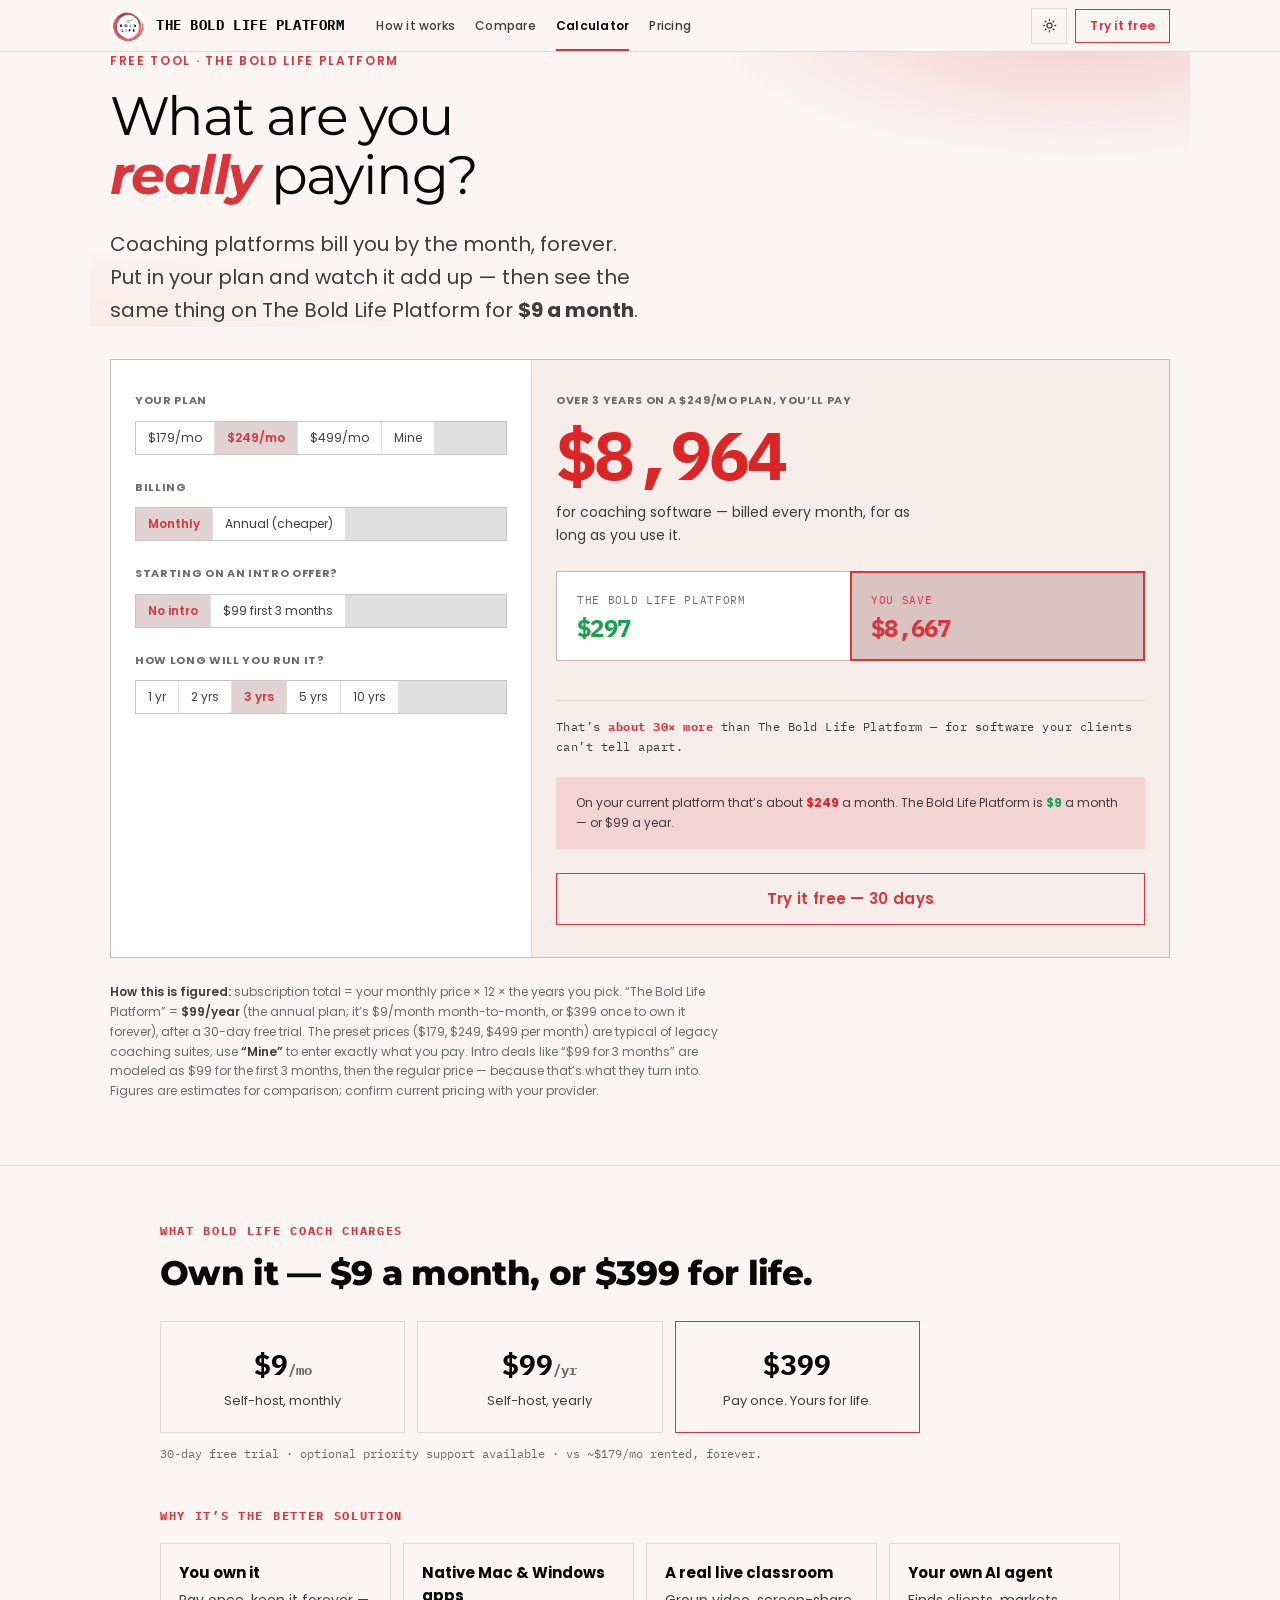
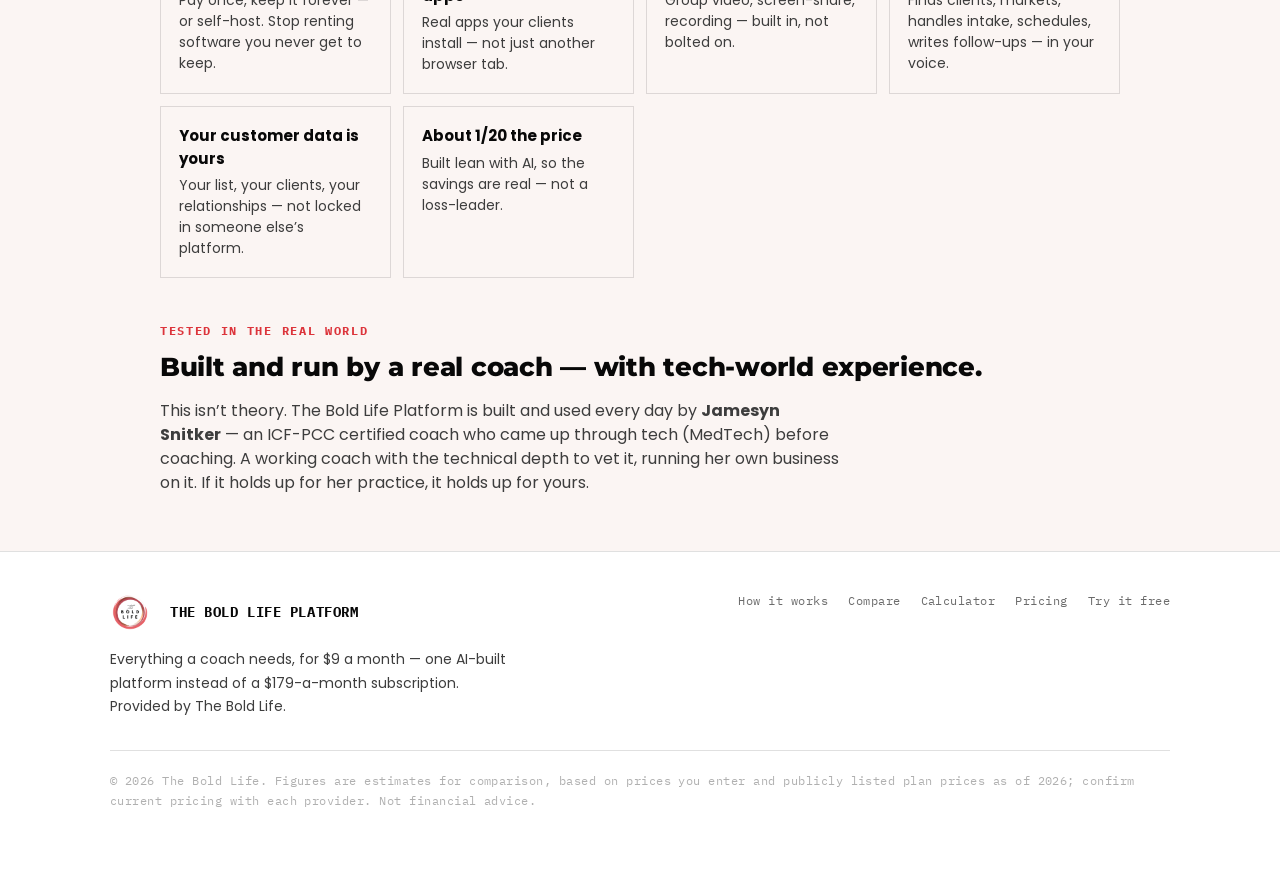
<file: calculator.html>
<!doctype html>
<html lang="en">
<head>
<meta charset="utf-8">
<meta name="viewport" content="width=device-width, initial-scale=1, viewport-fit=cover">
<title>What Are You Really Paying? — The Bold Life Platform</title>
<meta name="description" content="A free calculator: see exactly what your coaching platform subscription costs you over the years — and what it costs to own your software outright instead. Enter your plan and watch the rent add up.">
<meta name="author" content="The Bold Life">
<meta property="og:title" content="What are you really paying for coaching software?">
<meta property="og:description" content="See what your subscription costs over the years vs. owning your software once. The rent adds up fast.">
<meta property="og:type" content="website">
<meta property="og:url" content="https://designresearchgroup.github.io/coach-platform/calculator.html">
<meta property="og:site_name" content="The Bold Life Platform">
<meta property="og:locale" content="en_US">
<meta property="og:image" content="https://designresearchgroup.github.io/coach-platform/img/og.png">
<meta property="og:image:type" content="image/png">
<meta property="og:image:width" content="1200">
<meta property="og:image:height" content="630">
<meta property="og:image:alt" content="The Bold Life Platform — what are you really paying?">
<meta name="twitter:card" content="summary_large_image">
<meta name="twitter:title" content="What are you really paying for coaching software?">
<meta name="twitter:description" content="See the rent add up vs. owning your software once.">
<meta name="twitter:image" content="https://designresearchgroup.github.io/coach-platform/img/og.png">
<link rel="canonical" href="https://designresearchgroup.github.io/coach-platform/calculator.html">
<link rel="icon" type="image/png" href="img/favicon.png">
<meta name="theme-color" content="#DC343B">
<link rel="preconnect" href="https://fonts.googleapis.com">
<link rel="preconnect" href="https://fonts.gstatic.com" crossorigin>
<link href="https://fonts.googleapis.com/css2?family=Montserrat:ital,wght@0,600;0,700;0,800;0,900;1,700;1,900&family=Poppins:ital,wght@0,400;0,500;0,600;0,700;1,400;1,500&family=IBM+Plex+Mono:wght@500;700&display=swap" rel="stylesheet">
<style>
/* ===== HumanData Design System v4 — tokens (humandata.id/ds) ===== */
:root{
  --font:'IBM Plex Sans',-apple-system,BlinkMacSystemFont,sans-serif;
  --mono:'IBM Plex Mono','SF Mono','Fira Code',monospace;
  --display:'Fraunces',Georgia,serif;
  --r:0px; --gap:1px;
  --sp1:4px;--sp2:8px;--sp3:12px;--sp4:16px;--sp5:20px;--sp6:24px;
  --sp8:32px;--sp10:40px;--sp12:48px;--sp16:64px;--sp20:80px;
  --text-2xs:11px;--text-xs:12px;--text-sm:12px;--text-base:14px;--text-md:15px;
  --text-lg:16px;--text-xl:20px;--text-2xl:24px;--text-3xl:28px;--text-4xl:36px;
  /* Display scale. The homepage headline is set far larger than anything else
     on the site and was carrying its own magic numbers; these are those
     values, named, so the page references the system instead of restating it. */
  --text-5xl:48px;--text-display:clamp(64px,13vw,184px);
  --ls-display:-.05em;--lh-display:.86;
  --fw-regular:400;--fw-medium:500;--fw-semi:600;--fw-bold:700;--fw-extra:800--fw-black:900;
  --ls-tight:-.03em;--ls-normal:-.01em;--ls-wide:.02em;--ls-wider:.06em;--ls-label:.14em;--ls-mono:.04em;
  --lh-none:1;--lh-tight:1.1;--lh-snug:1.3;--lh-normal:1.5;--lh-relaxed:1.65;
  --ease:cubic-bezier(.4,0,.2,1);--dur-fast:.1s;--dur:.15s;--dur-md:.25s;
  --nav-h:52px;
  --accent:#2563EB;--accent-hover:#1D4ED8;--accent-lt:rgba(37,99,235,.15);
  --accent-dim:rgba(37,99,235,.08);--accent-text:#fff;
  --ok:#16A34A;--ok-lt:rgba(22,163,74,.12);--ok-bd:rgba(22,163,74,.35);
  --warn:#D97706;--warn-lt:rgba(217,119,6,.12);--warn-bd:rgba(217,119,6,.35);
  --danger:#DC2626;--danger-lt:rgba(220,38,38,.12);--danger-bd:rgba(220,38,38,.35);
  --info:#0891B2;--info-lt:rgba(8,145,178,.12);--info-bd:rgba(8,145,178,.35);
  --bg:#080808;--bg1:#0F0F0F;--bg2:#161616;--bg3:#1E1E1E;--sf-hover:#1E1E1E;
  --bd:rgba(255,255,255,.10);--bd2:rgba(255,255,255,.18);--bd3:rgba(255,255,255,.28);
  --bd-focus:rgba(37,99,235,.6);
  --t1:#F5F5F5;--t2:#B8B8B8;--t3:#787878;--t4:#454545;
}
@media (prefers-color-scheme: light){
  :root:not([data-theme="dark"]){
    --bg:#F5F5F5;--bg1:#FFFFFF;--bg2:#EEEEEE;--bg3:#E2E2E2;--sf-hover:#EEEEEE;
    --bd:rgba(0,0,0,.12);--bd2:rgba(0,0,0,.22);--bd3:rgba(0,0,0,.32);
    --bd-focus:rgba(37,99,235,.5);
    --t1:#080808;--t2:#3D3D3D;--t3:#6B6B6B;--t4:#B0B0B0;
  }
}
:root[data-theme="light"]{
  --bg:#F5F5F5;--bg1:#FFFFFF;--bg2:#EEEEEE;--bg3:#E2E2E2;--sf-hover:#EEEEEE;
  --bd:rgba(0,0,0,.12);--bd2:rgba(0,0,0,.22);--bd3:rgba(0,0,0,.32);
  --bd-focus:rgba(37,99,235,.5);
  --t1:#080808;--t2:#3D3D3D;--t3:#6B6B6B;--t4:#B0B0B0;
}

*{box-sizing:border-box;}
body{font-family:var(--font);background:var(--bg);color:var(--t1);
  font-size:var(--text-md);line-height:var(--lh-normal);
  -webkit-font-smoothing:antialiased;margin:0;overflow-x:hidden;
  transition:background var(--dur-md),color var(--dur-md);}
a{color:inherit;text-decoration:none;}
/* Base `a` is deliberately unstyled, so a link inside prose has to opt in. */
.lnk{color:var(--accent);text-decoration:underline;text-underline-offset:3px;}
.lnk:hover{text-decoration-thickness:2px;}
/* Add-on block on the pricing page: sits apart from the tier grid because it
   attaches to any of them rather than competing with them. */
.addon{display:grid;grid-template-columns:1fr 1fr;gap:var(--gap);align-items:start;
  background:var(--bd);border:1px solid var(--bd);margin-top:var(--sp6);}
.addon-l,.addon-r{background:var(--bg1);padding:var(--sp6);}
.addon-r{background:var(--bg2);}
.addon h3{font-size:var(--text-xl);font-weight:var(--fw-semi);margin:var(--sp3) 0 var(--sp3);}
.addon p{font-size:var(--text-base);color:var(--t2);line-height:var(--lh-relaxed);
  margin:0 0 var(--sp4);max-width:56ch;}
.addon-n{font-size:var(--text-sm)!important;color:var(--t3)!important;margin-bottom:0!important;}
.addon-p{font-family:var(--mono);font-size:var(--text-4xl);font-weight:var(--fw-bold);
  letter-spacing:var(--ls-tight);line-height:1;}
.addon-w{font-family:var(--mono);font-size:var(--text-2xs);letter-spacing:var(--ls-mono);
  color:var(--t3);margin-top:var(--sp2);margin-bottom:var(--sp5);}
@media(max-width:760px){.addon{grid-template-columns:1fr;}}

/* The one line a section is built around. */
.thesis{font-family:var(--display);font-size:var(--text-xl);line-height:var(--lh-snug);
  color:var(--t1);border-left:0;padding:var(--sp5) 0;margin:0 0 var(--sp5);
  border-top:1px solid var(--bd);border-bottom:1px solid var(--bd);max-width:62ch;}
h1,h2,h3,h4,p{margin:0;}
button{font-family:inherit;}
@media (prefers-reduced-motion: reduce){
  *,*::before,*::after{animation-duration:.01ms!important;transition-duration:.01ms!important;}
}
.label{font-family:var(--mono);font-size:var(--text-xs);font-weight:var(--fw-bold);
  letter-spacing:var(--ls-label);text-transform:uppercase;color:var(--t3);}
.label-accent{font-family:var(--mono);font-size:var(--text-xs);font-weight:var(--fw-bold);
  letter-spacing:var(--ls-label);text-transform:uppercase;color:var(--accent);}

.btn{display:inline-flex;align-items:center;justify-content:center;gap:var(--sp2);
  padding:10px 20px;font-size:var(--text-base);font-weight:var(--fw-semi);
  letter-spacing:var(--ls-wide);background:transparent;border:1px solid transparent;
  color:var(--t1);cursor:pointer;white-space:nowrap;
  transition:background var(--dur),color var(--dur),border-color var(--dur),transform var(--dur-fast);}
.btn:hover{transform:translateY(-1px);}
.btn:active{transform:translateY(0);}
.btn:focus-visible{outline:2px solid var(--bd-focus);outline-offset:2px;}
.btn[disabled]{opacity:.4;cursor:not-allowed;transform:none;}
.btn-primary{color:var(--accent);border-color:var(--accent);}
.btn-primary:hover:not([disabled]){background:var(--accent);color:var(--accent-text);}
.btn-solid{background:transparent;color:var(--accent);border-color:var(--accent);}
.btn-solid:hover:not([disabled]){background:var(--accent-dim);color:var(--accent);border-color:var(--accent);}
.btn-lg{padding:14px 28px;font-size:var(--text-md);}
.btn-sm{padding:7px 14px;font-size:var(--text-sm);}
/* A button is as wide as its label needs. Stretching one to fill whatever
   column it lands in is not a size. Kept only for the booking dialog, where
   the panel width is fixed and deliberate. */
.btn-block{width:100%;max-width:360px;}
/* Button row under a section. */
.sect-cta{display:flex;flex-wrap:wrap;gap:var(--sp3);margin-top:var(--sp6);}

.badge{display:inline-flex;align-items:center;gap:4px;font-family:var(--mono);
  font-size:var(--text-2xs);font-weight:var(--fw-bold);letter-spacing:var(--ls-wider);
  text-transform:uppercase;padding:2px 7px;border:1px solid;}
.badge-ok{color:var(--ok);border-color:var(--ok-bd);background:var(--ok-lt);}
.badge-warn{color:var(--warn);border-color:var(--warn-bd);background:var(--warn-lt);}
.badge-danger{color:var(--danger);border-color:var(--danger-bd);background:var(--danger-lt);}
.badge-info{color:var(--info);border-color:var(--info-bd);background:var(--info-lt);}
.badge-accent{color:var(--accent);border-color:rgba(37,99,235,.3);background:var(--accent-lt);}
/* Card parts, from the design system. A card is bounded by a border and
   divided by rules — never by a rail down one side. */
.card-head{padding:var(--sp4) var(--sp5);border-bottom:1px solid var(--bd);
  display:flex;align-items:center;justify-content:space-between;gap:var(--sp3);}
.card-title{font-family:var(--mono);font-size:var(--text-base);
  font-weight:var(--fw-bold);color:var(--t1);}
.card-foot{padding:var(--sp3) var(--sp5);border-top:1px solid var(--bd);
  display:flex;gap:var(--sp2);flex-wrap:wrap;}
/* Key and value on one line, separated by a rule. The system's way of showing
   a set of facts. */
.detail-row{display:flex;justify-content:space-between;align-items:baseline;
  gap:var(--sp4);padding:var(--sp2) 0;border-bottom:1px solid var(--bd);}
.detail-row:last-child{border-bottom:none;}
.detail-row-label{font-family:var(--mono);font-size:var(--text-xs);color:var(--t3);
  letter-spacing:var(--ls-wider);text-transform:uppercase;white-space:nowrap;}
.detail-row-value{font-family:var(--mono);font-size:var(--text-base);
  font-weight:var(--fw-bold);color:var(--t1);text-align:right;min-width:0;
  overflow-wrap:anywhere;}
/* A detail row that is the next thing to do. The label gets the cue and the
   whole row gets the accent ground, because a list where every row looks the
   same asks the reader to work out which one is theirs. */
.detail-row.is-next{background:var(--accent-dim);
  margin-inline:calc(var(--sp5) * -1);padding-inline:var(--sp5);}
.detail-row.is-next .detail-row-label b{font-family:var(--mono);
  font-size:var(--text-2xs);letter-spacing:var(--ls-wider);text-transform:uppercase;
  color:var(--accent);font-weight:var(--fw-bold);margin-right:var(--sp2);}
/* An action sitting inside a row's value needs room and its own baseline. */
.detail-row-value .btn{margin-left:var(--sp3);vertical-align:middle;}
@media(max-width:600px){
  .detail-row{flex-direction:column;align-items:flex-start;gap:var(--sp2);}
  .detail-row-value{text-align:left;}
}

/* ======================================================= report sections
   The components authored report and Playbook HTML is written against:
   the opportunity board, the facts rows, the chips, the sequence, the
   Playbook frames and meters. They lived in report.html until the app
   shell began rendering the same HTML and drew it unstyled. Two pages use
   them, so they belong here with everything else shared. */

/* Only what this page adds; deploy.sh injects the design system. */
p strong,li strong{color:var(--t1);font-weight:var(--fw-semi);}
.meta{font-family:var(--mono);font-size:var(--text-sm);color:var(--t3);
  letter-spacing:var(--ls-mono);display:flex;flex-wrap:wrap;gap:var(--sp2) var(--sp5);}

/* The ask, stated once, because every number below is measured against it. */
.ask{display:grid;grid-template-columns:repeat(auto-fit,minmax(11rem,1fr));
  gap:var(--gap);background:var(--bd);border:1px solid var(--bd);margin-bottom:var(--sp6);}
.ask div{background:var(--bg1);padding:var(--sp5);min-width:0;}
.ask dt{font-family:var(--mono);font-size:var(--text-2xs);letter-spacing:var(--ls-wider);
  text-transform:uppercase;color:var(--t3);margin-bottom:var(--sp2);}
.ask dd{margin:0;font-size:var(--text-xl);font-weight:var(--fw-semi);color:var(--t1);
  font-variant-numeric:tabular-nums;letter-spacing:var(--ls-tight);}
.ask dd small{display:block;font-size:var(--text-sm);font-weight:var(--fw-regular);
  color:var(--t3);letter-spacing:0;margin-top:2px;}

/* The board. Status is a stripe as well as a word, so the shape of the list
   reads before any of it is read. */
.board{display:grid;gap:var(--gap);background:var(--bd);border:1px solid var(--bd);}
.prog{background:var(--bg1);padding:var(--sp6);min-width:0;border:1px solid var(--bd);}
.prog.now{border-color:var(--ok-bd);}
.prog.soon{border-color:rgba(37,99,235,.35);}
.prog.check{border-color:var(--warn-bd);}
.prog.shut{border-color:var(--danger-bd);opacity:.72;}
.prog-h{display:flex;flex-wrap:wrap;align-items:baseline;gap:var(--sp2) var(--sp4);
  margin-bottom:var(--sp3);}
.prog-n{font-size:var(--text-xl);font-weight:var(--fw-semi);letter-spacing:var(--ls-tight);}
.prog-f{font-family:var(--mono);font-size:var(--text-sm);color:var(--t3);
  letter-spacing:var(--ls-mono);}
.chip{font-family:var(--mono);font-size:var(--text-2xs);letter-spacing:var(--ls-wider);
  text-transform:uppercase;border:1px solid currentColor;padding:2px 7px;
  white-space:nowrap;}
.chip.now{color:var(--ok);}
.chip.soon{color:var(--accent);}
.chip.check{color:var(--warn);}
.chip.shut{color:var(--danger);}
.facts{display:grid;grid-template-columns:repeat(auto-fit,minmax(9rem,1fr));
  gap:var(--sp4);margin:var(--sp4) 0;padding-block:var(--sp4);
  border-block:1px solid var(--bd);}
.facts div{min-width:0;}
.facts dt{font-family:var(--mono);font-size:var(--text-2xs);letter-spacing:var(--ls-wider);
  text-transform:uppercase;color:var(--t3);margin-bottom:2px;}
.facts dd{margin:0;font-size:var(--text-md);color:var(--t1);font-weight:var(--fw-medium);
  font-variant-numeric:tabular-nums;}
.prog p{margin-bottom:var(--sp3);font-size:var(--text-base);}
.prog p:last-child{margin-bottom:0;}
/* Alignment is the report's spine, so it gets a band of its own on each card
   rather than a line in the prose. */
.align{margin-top:var(--sp4);padding-top:var(--sp4);border-top:1px solid var(--bd);}
.align-h{font-family:var(--mono);font-size:var(--text-2xs);letter-spacing:var(--ls-wider);
  text-transform:uppercase;color:var(--t3);margin-bottom:var(--sp2);
  display:flex;align-items:center;gap:var(--sp3);flex-wrap:wrap;}
.rate{font-weight:var(--fw-semi);letter-spacing:var(--ls-wider);}
.rate.a3{color:var(--ok);}
.rate.a2{color:var(--accent);}
.rate.a1{color:var(--warn);}
.rate.a0{color:var(--danger);}
.align p{margin:0;font-size:var(--text-base);}
.gate{font-family:var(--mono);font-size:var(--text-sm);color:var(--warn);
  letter-spacing:var(--ls-mono);line-height:var(--lh-snug);display:block;
  margin-top:var(--sp3);}

/* What is in the way. A list of blockers earns numbers only because they are
   worked in this order — SAM gates everything federal below it. */
ol.block{list-style:none;counter-reset:b;padding:0;margin:0;display:grid;gap:var(--gap);
  background:var(--bd);border:1px solid var(--bd);}
ol.block li{background:var(--bg1);padding:var(--sp5) var(--sp6);counter-increment:b;
  display:grid;grid-template-columns:2.5rem 1fr;gap:var(--sp3);align-items:start;min-width:0;}
ol.block li::before{content:counter(b,decimal-leading-zero);font-family:var(--mono);
  font-size:var(--text-sm);color:var(--t4);letter-spacing:var(--ls-mono);
  padding-top:3px;}
/* The li is a two-column grid with three children: the ::before counter, the
   label and the body. Without pinning the last two to column 2, the body lands
   in an implicit third column sized to its content and renders one word wide. */
ol.block b,ol.block span{grid-column:2;}
ol.block b{display:block;color:var(--t1);font-weight:var(--fw-semi);margin-bottom:2px;}
ol.block span{color:var(--t2);font-size:var(--text-base);line-height:var(--lh-snug);}

.seq{display:grid;gap:var(--gap);background:var(--bd);border:1px solid var(--bd);}
.step{background:var(--bg1);padding:var(--sp5) var(--sp6);display:grid;
  grid-template-columns:7rem 1fr;gap:var(--sp4);align-items:start;min-width:0;}
.step time{font-family:var(--mono);font-size:var(--text-sm);color:var(--accent);
  letter-spacing:var(--ls-mono);padding-top:2px;}
.step b{display:block;color:var(--t1);font-weight:var(--fw-semi);margin-bottom:2px;}
.step span{color:var(--t2);font-size:var(--text-base);line-height:var(--lh-snug);}
.note{background:var(--accent-dim);
  padding:var(--sp5);margin-top:var(--sp6);}
.note p{margin:0;max-width:none;}
@media (max-width:520px){
  .step{grid-template-columns:1fr;gap:var(--sp2);}
  ol.block li{grid-template-columns:1fr;}
  ol.block li::before{padding-top:0;}
  ol.block b,ol.block span{grid-column:1;}
}

/* Prose rhythm, scoped so it cannot reach the cards. */
/* The authored sections are rendered into #sections, so they are not
   children of main and a `main > .sect > p` rule never reached them: every
   paragraph of every report ran the full 1100px while the rest of the site
   measures 66ch. Match the section class instead of its position. */
main .sect > p{margin:0 0 var(--sp4);max-width:66ch;color:var(--t2);
  font-size:var(--text-lg);line-height:var(--lh-relaxed);}
main .sect > p:last-child{margin-bottom:0;}
@media(max-width:700px){main .sect > p{font-size:var(--text-md);}}
/* Lists and blockquotes in authored prose want the same measure. The grids
   and cards are deliberately excluded — they are instruments, not prose. */
.rep-sec > ul,.rep-sec > ol:not(.block),.rep-sec > blockquote{max-width:66ch;}
.rep-sec > ul,.rep-sec > ol:not(.block){padding-left:var(--sp5);color:var(--t2);
  font-size:var(--text-lg);line-height:var(--lh-relaxed);margin:0 0 var(--sp4);}
.rep-sec > ul li,.rep-sec > ol:not(.block) li{margin-bottom:var(--sp2);}
@media(max-width:700px){
  .rep-sec > ul,.rep-sec > ol:not(.block){font-size:var(--text-md);}}
h3.grp{font-family:var(--mono);font-size:var(--text-2xs);
  letter-spacing:var(--ls-label);text-transform:uppercase;color:var(--accent);
  margin:var(--sp8) 0 var(--sp3);font-weight:var(--fw-bold);}
h3.grp:first-of-type{margin-top:0;}
/* ---------------------------------------------------------------- playbook
   The Playbook is an instrument, not an article. Its regions are framed and
   labelled the way the rest of the system labels regions: a mono strip across
   the top, the thing it holds underneath, and a meta value on the right that
   says how much of it is done. Prose in a single column has no spine and
   nothing to navigate by.
   Built on the design system's own vocabulary — the strip is the .bar-group
   treatment, the meter is .progress-bar, the frames are card borders. */
.pb{border:1px solid var(--bd2);background:var(--bg1);margin:var(--sp6) 0;}
.pb-strip{display:flex;align-items:center;justify-content:space-between;
  gap:var(--sp4);padding:var(--sp3) var(--sp5);border-bottom:1px solid var(--bd);
  background:var(--bg2);font-family:var(--mono);font-size:var(--text-2xs);
  font-weight:var(--fw-bold);letter-spacing:var(--ls-label);text-transform:uppercase;
  color:var(--accent);}
.pb-strip em{font-style:normal;color:var(--t4);font-weight:var(--fw-regular);
  letter-spacing:var(--ls-mono);text-transform:none;}
.pb-body{padding:var(--sp6) var(--sp5);}

/* A passage meant to be lifted and used. Serif-free, generous, and visibly a
   quotation of itself rather than another paragraph of advice. */
.pb-quote{font-size:var(--text-lg);line-height:var(--lh-relaxed);color:var(--t1);
  max-width:72ch;}
.pb-quote p{margin:0;}
.pb-use{display:flex;align-items:center;justify-content:space-between;gap:var(--sp4);
  flex-wrap:wrap;padding:var(--sp3) var(--sp5);border-top:1px solid var(--bd);
  background:var(--bg2);font-family:var(--mono);font-size:var(--text-2xs);
  letter-spacing:var(--ls-wider);text-transform:uppercase;color:var(--t4);}

/* A gap only the client can fill. Marked as a slot rather than hidden in the
   prose, because the whole point is that it is countable. */
.slot{font-family:var(--mono);font-size:.92em;font-weight:var(--fw-bold);
  color:var(--accent);background:var(--accent-dim);
  border:1px solid rgba(37,99,235,.35);padding:1px 6px;white-space:nowrap;}

/* The meter: a label, a fraction, a bar and the rule that governs it — the
   same shape the skill demos use for a readiness weight. */
.pb-meter{padding:var(--sp5);border-bottom:1px solid var(--bd);}
.pb-meter-top{display:flex;align-items:baseline;justify-content:space-between;
  gap:var(--sp4);margin-bottom:var(--sp3);}
.pb-meter-l{font-family:var(--mono);font-size:var(--text-2xs);font-weight:var(--fw-bold);
  letter-spacing:var(--ls-label);text-transform:uppercase;color:var(--t3);}
.pb-meter-n{font-family:var(--mono);font-size:var(--text-2xl);font-weight:var(--fw-bold);
  letter-spacing:var(--ls-tight);font-variant-numeric:tabular-nums;color:var(--accent);
  line-height:1;}
.pb-meter-n b{color:var(--t4);font-weight:var(--fw-bold);}
.pb-gate{margin-top:var(--sp3);font-family:var(--mono);font-size:var(--text-2xs);
  letter-spacing:var(--ls-mono);color:var(--t4);line-height:var(--lh-snug);}

/* Stat tiles for an authored section. .ask is the same instrument stated
   once at the top of a report; this is the same thing inside one, so it shares
   the definition rather than forking a second grid that drifts from it. */
.read{display:grid;grid-template-columns:repeat(auto-fit,minmax(10rem,1fr));
  gap:var(--gap);background:var(--bd);border:1px solid var(--bd);margin:var(--sp6) 0;}
.read div{background:var(--bg1);padding:var(--sp5);min-width:0;}
.read dt{font-family:var(--mono);font-size:var(--text-2xs);letter-spacing:var(--ls-wider);
  text-transform:uppercase;color:var(--t3);margin-bottom:var(--sp2);}
.read dd{margin:0;font-size:var(--text-2xl);font-weight:var(--fw-semi);color:var(--t1);
  font-variant-numeric:tabular-nums;letter-spacing:var(--ls-tight);line-height:1;}
.read dd small{display:block;font-size:var(--text-sm);font-weight:var(--fw-regular);
  color:var(--t3);letter-spacing:0;margin-top:6px;line-height:var(--lh-snug);}
.quote{background:var(--bg2);padding:var(--sp4) var(--sp5);margin:var(--sp4) 0;
  max-width:66ch;}
.quote p{font-size:var(--text-md)!important;color:var(--t2);font-style:italic;
  margin-bottom:var(--sp2)!important;}
.quote cite{font-family:var(--mono);font-size:var(--text-2xs);color:var(--t3);
  letter-spacing:var(--ls-mono);font-style:normal;}

main > .sect > p, .rep-sec p{margin:0 0 var(--sp4);max-width:66ch;color:var(--t2);
  font-size:var(--text-lg);line-height:var(--lh-relaxed);}
main > .sect > p:last-child, .rep-sec p:last-child{margin-bottom:0;}
@media(max-width:700px){main > .sect > p,.rep-sec p{font-size:var(--text-md);}}

/* A called-out passage: tinted ground and padding, no rail. */
.callout{background:var(--accent-dim);padding:var(--sp4) var(--sp5);
  font-size:var(--text-md);color:var(--t2);line-height:var(--lh-relaxed);}
.callout.ok{background:var(--ok-lt);}
.callout.warn{background:var(--warn-lt);}
.callout.bad{background:var(--danger-lt);}
.btn-outline{color:var(--t1);border-color:var(--bd2);}
.btn-outline:hover{border-color:var(--accent);color:var(--accent);background:var(--accent-dim);}
.btn-ghost{color:var(--t2);border-color:transparent;}
.btn-ghost:hover{color:var(--t1);background:var(--bg2);border-color:var(--bd);}
.badge-accent{color:var(--accent);border-color:rgba(37,99,235,.3);background:var(--accent-lt);}
.badge-neutral{color:var(--t3);border-color:var(--bd2);background:transparent;}

.nav{position:fixed;top:0;left:0;right:0;z-index:900;height:var(--nav-h);
  border-bottom:1px solid var(--bd);background:var(--bg);display:flex;align-items:center;
  padding-top:env(safe-area-inset-top,0px);transition:background var(--dur-md);}
.nav-inner{width:100%;max-width:1100px;margin:0 auto;padding:0 var(--sp5);
  display:flex;align-items:center;height:100%;}
.nav-logo{display:flex;align-items:center;}
.nav-logo-mark{width:28px;height:28px;background:var(--accent);display:flex;
  align-items:center;justify-content:center;font-family:var(--mono);
  font-weight:var(--fw-bold);font-size:var(--text-base);color:#fff;}
.nav-logo-text{font-family:var(--mono);font-size:var(--text-base);font-weight:var(--fw-bold);
  letter-spacing:var(--ls-mono);color:var(--t1);padding-left:10px;}
.nav-actions{display:flex;align-items:center;gap:var(--sp2);margin-left:auto;}
.nav-btn{display:flex;align-items:center;justify-content:center;width:36px;height:36px;
  color:var(--t2);border:1px solid var(--bd);background:transparent;cursor:pointer;transition:var(--dur);}
.nav-btn:hover{background:var(--bg2);color:var(--t1);}
.nav-btn svg{width:15px;height:15px;}

.wrap{max-width:1100px;margin:0 auto;padding-inline:var(--sp5);}
main{padding-top:var(--nav-h);}
.sect{padding-block:var(--sp16);border-top:1px solid var(--bd);}
.sect-head{max-width:58ch;margin-bottom:var(--sp8);}
.sect-head h2{font-family:var(--font);font-size:var(--text-3xl);font-weight:var(--fw-bold);
  letter-spacing:-.025em;line-height:var(--lh-tight);margin-top:var(--sp3);text-wrap:balance;}
.sect-head p{color:var(--t2);font-size:var(--text-lg);line-height:var(--lh-relaxed);margin-top:var(--sp4);}
@media(max-width:700px){
  .sect{padding-block:var(--sp12);}
  .sect-head h2{font-size:var(--text-2xl);}
  .sect-head p{font-size:var(--text-md);}
}

/* hero */
.hero{padding-block:var(--sp16) var(--sp20);}
/* An inner page's hero. The homepage's display scale is sized for a two-word
   line with nothing above it; the same size on a sentence further in produces
   three lines of serif filling a screen, which is the loudest possible way to
   say something that is not the loudest thing on the site. */
/* .hero.hero-in rather than .hero-in, because .hero h1 is defined below this
   and at equal specificity the later rule wins — the first version of this
   changed nothing at all. */
.hero.hero-in h1{font-size:clamp(30px,4.2vw,54px);letter-spacing:var(--ls-tight);
  line-height:var(--lh-tight);max-width:18ch;}
.hero.hero-in{padding-block:var(--sp12) var(--sp14);}
.hero-grid{display:grid;grid-template-columns:minmax(0,1fr) minmax(0,460px);
  gap:var(--sp12);align-items:start;}
.hero h1{font-family:var(--display);font-size:var(--text-display);
  font-weight:var(--fw-black);letter-spacing:var(--ls-display);
  line-height:var(--lh-display);text-wrap:balance;}
.hero h1 em{font-style:italic;font-weight:var(--fw-bold);color:var(--accent);}
.hero-sub{color:var(--t2);font-size:var(--text-xl);line-height:var(--lh-relaxed);
  margin-top:var(--sp6);max-width:44ch;}
.hero-live{display:inline-flex;align-items:center;gap:var(--sp2);}
.live-dot{width:6px;height:6px;background:var(--ok);flex-shrink:0;animation:blink 2.4s infinite;}
@keyframes blink{0%,100%{opacity:1}50%{opacity:.25}}

/* A section can carry a colour, the way .pick.tinted already lets a field carry
   one, "so the grid reads as a palette rather than a column of grey boxes". The
   same argument holds a level up: eight sections of hairline grids in one
   neutral are a column of grey boxes however good the words are.

   Colour arrives as a top rule and a ground, which is how this system sets a
   block apart. Never as a stroke down the left. */
/* The four navigation tints are drawn from one family — blue through magenta —
   and deliberately avoid green, amber, red and cyan. Those four are --ok,
   --warn, --danger and --info: they report state, and a reader who has learned
   that green means "this is done" should never meet green used to mean "this
   is the fourth section". The first version of this used #16A34A and #0891B2,
   which are byte-identical to --ok and --info. */
[data-tint]{--tint:var(--accent);--tint-dim:var(--accent-dim);}
[data-tint="a"]{--tint:#2563EB;--tint-dim:rgba(37,99,235,.07);}
[data-tint="b"]{--tint:#4F46E5;--tint-dim:rgba(79,70,229,.07);}
[data-tint="c"]{--tint:#7C3AED;--tint-dim:rgba(124,58,237,.07);}
[data-tint="d"]{--tint:#C026D3;--tint-dim:rgba(192,38,211,.07);}

[data-tint] .label-accent{color:var(--tint);}
[data-tint].sect{background:var(--tint-dim);border-top-color:var(--tint);
  border-top-width:2px;}
[data-tint] .pf-card::before{background:var(--tint);}
[data-tint] .acc-item[open]{border-top:2px solid var(--tint);}
[data-tint] .acc-item[open] > summary{background:var(--tint-dim);}
[data-tint] .acc-item[open] > summary::after{border-color:var(--tint);}
[data-tint] .step time{color:var(--tint);}
[data-tint] .deliv-item .label-accent{color:var(--tint);}
[data-tint] .qdot.active{background:var(--tint);}
[data-tint] .qdot.done{background:var(--tint);opacity:.45;}

/* A section heading on a product page is competing with a hero two screens up.
   .sect-head sets h2 at 3xl, which is right in a column of prose and quiet at
   the top of a screen of its own. */
.sect-head.lg h2{font-size:var(--text-5xl);letter-spacing:var(--ls-display);
  line-height:var(--lh-tight);max-width:18ch;}
@media(max-width:700px){.sect-head.lg h2{font-size:var(--text-3xl);}}

/* Sections arrive rather than being there already. Guarded behind a class the
   script sets on <html>, so a page whose JavaScript never runs shows all of its
   content instead of none of it — which is what an unguarded opacity:0 does.
   Off entirely when the reader has asked for less movement. */
.js-reveal .reveal{opacity:0;transform:translateY(16px);
  transition:opacity .55s var(--ease),transform .55s var(--ease);}
.js-reveal .reveal.in{opacity:1;transform:none;}
@media(prefers-reduced-motion:reduce){
  .js-reveal .reveal{opacity:1;transform:none;transition:none;}}

/* ---------------------------------------------------------------- drawer
   The design system ships a left navigation drawer as a demo in a bordered
   box; this is the real one. A fixed overlay menu that appears exactly where
   .nav-links hide (700px), so a narrow screen stops depending on the footer to
   navigate. The left-accent border on an item is the DS drawer's own marking,
   not an invented stroke — it is in the component the showcase documents. */
.nav-burger{display:none;}
.nav-burger svg{width:17px;height:17px;}
@media(max-width:700px){
  .nav-burger{display:flex;}
  /* The account link moves into the drawer, so the mobile bar keeps only the
     burger, the theme toggle and the one action that matters. */
  .nav-actions a[href="/account"]{display:none;}
}

.drawer-overlay{position:fixed;inset:0;z-index:1000;background:rgba(0,0,0,.5);
  backdrop-filter:blur(2px);opacity:0;pointer-events:none;
  transition:opacity .25s var(--ease);}
.drawer-overlay.open{opacity:1;pointer-events:auto;}
.drawer{position:fixed;top:0;left:0;bottom:0;z-index:1001;width:min(300px,86vw);
  background:var(--bg1);border-right:1px solid var(--bd2);display:flex;
  flex-direction:column;transform:translateX(-100%);
  transition:transform .28s var(--ease);box-shadow:0 0 40px rgba(0,0,0,.3);}
.drawer.open{transform:translateX(0);}
.drawer-head{height:var(--nav-h);display:flex;align-items:center;
  justify-content:space-between;padding:0 var(--sp5);
  border-bottom:1px solid var(--bd);flex-shrink:0;}
.drawer-brand{font-family:var(--mono);font-size:var(--text-base);
  font-weight:var(--fw-bold);letter-spacing:.06em;color:var(--t1);}
.drawer-close{color:var(--t3);background:none;border:0;cursor:pointer;
  padding:var(--sp2);display:flex;}
.drawer-close:hover{color:var(--t1);}
.drawer-close svg{width:18px;height:18px;}
.drawer-nav{flex:1;overflow-y:auto;padding:var(--sp3) 0;}
.drawer-sec-label{display:block;font-family:var(--mono);font-size:var(--text-2xs);
  font-weight:var(--fw-bold);letter-spacing:var(--ls-wider);text-transform:uppercase;
  color:var(--t3);padding:var(--sp5) var(--sp5) var(--sp2);}
.drawer-item{display:flex;align-items:center;gap:var(--sp3);
  padding:var(--sp3) var(--sp5);font-size:var(--text-base);color:var(--t2);
  text-decoration:none;border-left:2px solid transparent;
  transition:background var(--dur-fast),color var(--dur-fast);}
.drawer-item:hover{color:var(--t1);background:var(--bg2);border-left-color:var(--accent);}
.drawer-item[aria-current="page"]{color:var(--accent);background:var(--accent-dim);
  border-left-color:var(--accent);}
.drawer-foot{border-top:1px solid var(--bd);padding:var(--sp5);display:flex;
  flex-direction:column;gap:var(--sp3);}

/* ---------------------------------------------------------------- marketing
   Ported from the showcase at humandata.id/ds, which carried a set of website
   components — the mission strip, the platform cards — that no page could
   reach, because deploy.sh injects this file and these were only ever defined
   in the showcase's own stylesheet. The product pages looked thinner than the
   design system because the design system's marketing half was unreachable.

   Sizes are the system's type tokens rather than the showcase's literals. The
   showcase renders every component miniaturised so fifty of them fit on one
   page; copied verbatim they arrive on a real page at two-thirds scale. */

/* The one band of flat colour on a page. Breaks a long column of hairline
   grids, and carries the numbers that are worth stopping for. */
.mission-strip{background:var(--accent);padding:var(--sp8) var(--sp7);}
.mission-strip .ms-eyebrow{font-family:var(--mono);font-size:var(--text-2xs);
  font-weight:var(--fw-bold);letter-spacing:var(--ls-wider);text-transform:uppercase;
  color:rgba(255,255,255,.55);margin-bottom:var(--sp3);display:block;}
.ms-title{font-family:var(--font);font-size:var(--text-3xl);
  font-weight:var(--fw-bold);color:#fff;letter-spacing:var(--ls-tight);
  line-height:var(--lh-snug);max-width:26ch;margin:0 0 var(--sp6);text-wrap:balance;}
.ms-stats{display:grid;grid-template-columns:repeat(4,1fr);gap:1px;
  background:rgba(255,255,255,.14);}
.ms-cell{background:rgba(255,255,255,.08);padding:var(--sp5);}
.ms-val{font-family:var(--mono);font-size:var(--text-3xl);font-weight:var(--fw-bold);
  color:#fff;letter-spacing:var(--ls-tight);line-height:1;}
.ms-label{font-size:var(--text-xs);color:rgba(255,255,255,.6);margin-top:var(--sp2);
  line-height:var(--lh-snug);}
@media(max-width:700px){.ms-stats{grid-template-columns:1fr 1fr;}}

/* A grid where each cell draws its own accent rule on approach. The movement
   is the whole difference between a grid of panels and a grid you read. */
.pf-grid{display:grid;grid-template-columns:repeat(3,1fr);gap:1px;
  background:var(--bd);border:1px solid var(--bd);align-items:stretch;}
.pf-card{background:var(--bg1);padding:var(--sp6);position:relative;overflow:hidden;
  transition:background var(--dur-fast);}
.pf-card:hover{background:var(--bg2);}
.pf-card::before{content:'';position:absolute;top:0;left:0;right:0;height:2px;
  background:var(--accent);transform:scaleX(0);transform-origin:left;
  transition:transform .3s var(--ease);}
.pf-card:hover::before{transform:scaleX(1);}
.pf-num{font-family:var(--mono);font-size:var(--text-2xs);font-weight:var(--fw-bold);
  letter-spacing:var(--ls-wider);text-transform:uppercase;color:var(--t4);
  margin-bottom:var(--sp4);display:block;}
.pf-title{font-size:var(--text-lg);font-weight:var(--fw-semi);color:var(--t1);
  margin-bottom:var(--sp3);line-height:var(--lh-snug);}
.pf-desc{font-size:var(--text-sm);color:var(--t2);line-height:var(--lh-relaxed);margin:0;}
.pf-desc + .pf-desc{margin-top:var(--sp3);}
.pf-metric{font-family:var(--mono);font-size:var(--text-xs);color:var(--t3);
  display:flex;align-items:flex-start;gap:var(--sp2);margin-top:var(--sp2);}
.pf-metric::before{content:'\2192';color:var(--accent);flex:none;}
@media(max-width:980px){.pf-grid{grid-template-columns:repeat(2,1fr);}}
@media(max-width:620px){.pf-grid{grid-template-columns:1fr;}}

.trust{display:flex;flex-wrap:wrap;gap:var(--sp2);margin-top:var(--sp8);}

/* hero venn — three circles that converge */
.venn{margin-top:var(--sp8);}
.venn svg{width:100%;max-width:470px;height:auto;display:block;overflow:visible;}
.vg{transition:transform 1.05s cubic-bezier(.34,1.22,.44,1),opacity .55s var(--ease);}
.vg-a{transform-origin:190px 162px;}
.vg-b{transform-origin:270px 162px;}
.vg-c{transform-origin:230px 234px;}
/* one at a time, centred for emphasis */
svg[data-pos="a"] .vg-a{transform:translate(40px,30px) scale(1.07);}
svg[data-pos="a"] .vg-b,svg[data-pos="a"] .vg-c{opacity:.34;}
svg[data-pos="a"] .vg-b.g-b,svg[data-pos="a"] .vg-c.g-c{opacity:.72;}
svg[data-pos="a"] .vg-b{transform:translate(96px,-34px) scale(.86);}
svg[data-pos="a"] .vg-c{transform:translate(-64px,64px) scale(.86);}

svg[data-pos="b"] .vg-b{transform:translate(-40px,30px) scale(1.07);}
svg[data-pos="b"] .vg-a,svg[data-pos="b"] .vg-c{opacity:.34;}
svg[data-pos="b"] .vg-a.g-a,svg[data-pos="b"] .vg-c.g-c{opacity:.72;}
svg[data-pos="b"] .vg-a{transform:translate(-96px,-34px) scale(.86);}
svg[data-pos="b"] .vg-c{transform:translate(64px,64px) scale(.86);}

svg[data-pos="c"] .vg-c{transform:translate(0px,-38px) scale(1.07);}
svg[data-pos="c"] .vg-a,svg[data-pos="c"] .vg-b{opacity:.34;}
svg[data-pos="c"] .vg-a.g-a,svg[data-pos="c"] .vg-b.g-b{opacity:.72;}
svg[data-pos="c"] .vg-a{transform:translate(-74px,-54px) scale(.86);}
svg[data-pos="c"] .vg-b{transform:translate(74px,-54px) scale(.86);}

svg[data-pos="together"] .vg{transform:translate(0,0) scale(1);opacity:1;}
.vc{stroke-width:1;transition:opacity .5s var(--ease);stroke-opacity:var(--rim,0);}
.vc-a{fill:url(#sphA);stroke:#6E9CF5;}
.vc-b{fill:url(#sphB);stroke:#F081B4;}
.vc-c{fill:url(#sphC);stroke:#54C9E2;}
.spec{fill:#fff;opacity:.2;pointer-events:none;}
/* Hover a sphere to bring it forward and set it spinning. The gradient is
   rotationally symmetric, so what actually reads as rotation is the specular
   highlight travelling round the surface. */
.vsphere{cursor:pointer;}
.vsphere:focus{outline:none;}
.orb{transform-box:view-box;transition:transform .4s var(--ease);}
.orb-a{transform-origin:190px 162px;}
.orb-b{transform-origin:270px 162px;}
.orb-c{transform-origin:230px 234px;}
.vsphere:hover .orb,.vsphere:focus-visible .orb,.vsphere.spinning .orb{
  animation:orbSpin 7s linear infinite;}
@keyframes orbSpin{from{transform:rotate(0deg);}to{transform:rotate(360deg);}}
.vsphere:hover .vc,.vsphere:focus-visible .vc{stroke-opacity:.9;}
.vsphere:focus-visible .vc{stroke-width:2.5;}
@media (prefers-reduced-motion: reduce){
  .vsphere:hover .orb,.vsphere:focus-visible .orb,.vsphere.spinning .orb{animation:none;}
}
svg[data-beat="heaven"] .spec{opacity:.28;}
/* Label hues are lifted for the dark ground and deepened for light, and every
   label carries a halo in the page background so it stays readable wherever a
   translucent sphere happens to sit behind it. */
:root{--v-a:#93B7FC;--v-b:#F79CC8;--v-c:#7FDAF0;--v-ok:#4ADE80;--rim:0;}
@media (prefers-color-scheme: light){
  :root:not([data-theme="dark"]){--v-a:#1D4ED8;--v-b:#BE185D;--v-c:#0E7490;--v-ok:#15803D;--rim:.4;}
}
:root[data-theme="light"]{--v-a:#1D4ED8;--v-b:#BE185D;--v-c:#0E7490;--v-ok:#15803D;--rim:.4;}
.vname,.vsub{paint-order:stroke fill;stroke:var(--bg);stroke-linejoin:round;
  stroke-opacity:.85;}
.vname{stroke-width:2.4px;}
.vsub{stroke-width:1.5px;}
.vname{font-family:var(--mono);font-size:12.5px;font-weight:700;letter-spacing:.1em;
  text-transform:uppercase;}
.vname.a{fill:var(--v-a);} .vname.b{fill:var(--v-b);} .vname.c{fill:var(--v-c);}
.vsub{font-family:var(--mono);font-size:9px;letter-spacing:.03em;fill:var(--t2);}
.g-a,.g-b,.g-c{transition:opacity .4s var(--ease);}
.vcore{opacity:0;transform:scale(.4);transform-origin:230px 190px;
  transition:opacity .45s var(--ease) .42s,transform .8s cubic-bezier(.3,1.7,.4,1) .42s;}
svg[data-beat="heaven"] .vcore{opacity:1;transform:scale(1);}
/* The core sits over the densest part of three stacked translucent fills, so it
   gets an opaque plate rather than a text halo — a halo at this size just
   smothers the glyphs. */
.vcore-plate{fill:var(--bg);opacity:.88;}
.vcore-ring{fill:none;stroke:var(--v-ok);stroke-width:1.5;opacity:.55;}
/* Core type takes the theme's text colour — white on dark, near-black on light.
   The green stays on the ring so the payoff still signals without costing
   legibility at 9px. */
.vcore-lbl{font-family:var(--mono);font-size:8.5px;font-weight:700;letter-spacing:.2em;
  text-transform:uppercase;fill:var(--t2);}
.vcore-t{font-family:var(--mono);font-size:13px;font-weight:700;letter-spacing:.04em;
  text-transform:uppercase;fill:var(--t1);}
.vcore-s{font-family:var(--mono);font-size:9px;letter-spacing:.03em;fill:var(--t3);}
/* clear the ring labels out of the way for the payoff */
svg[data-beat="heaven"] .g-a,svg[data-beat="heaven"] .g-b,svg[data-beat="heaven"] .g-c{opacity:.3;}
/* shockwave on the overlap */
.ring{fill:none;stroke:#16A34A;stroke-width:2;opacity:0;transform-origin:230px 190px;}
svg[data-beat="heaven"] .ring{animation:ringOut 1.7s cubic-bezier(.2,.7,.3,1) both .42s;}
svg[data-beat="heaven"] .ring2{animation-delay:.66s;}
svg[data-beat="heaven"] .ring3{animation-delay:.9s;}
@keyframes ringOut{
  0%{opacity:.9;transform:scale(.2);}
  60%{opacity:.18;}
  100%{opacity:0;transform:scale(2.4);}
}
/* pillar detail — a sphere opens into what it actually means */
.pill-view{display:none;margin-top:var(--sp8);max-width:470px;}
.pill-view.open{display:block;animation:pillIn .45s var(--ease) both;}
@keyframes pillIn{from{opacity:0;transform:translateY(10px);}to{opacity:1;transform:none;}}
/* One sphere takes the stage: it scales up to fill the frame, the other two
   leave, and its own labels step aside for the narrative. */
svg[data-pos^="solo"] .vname,svg[data-pos^="solo"] .vsub{opacity:0;}
svg[data-pos="solo-a"] .vg-a{transform:translate(40px,28px) scale(1.42);}
svg[data-pos="solo-a"] .vg-b,svg[data-pos="solo-a"] .vg-c{opacity:0;transform:scale(.7);}
svg[data-pos="solo-b"] .vg-b{transform:translate(-40px,28px) scale(1.42);}
svg[data-pos="solo-b"] .vg-a,svg[data-pos="solo-b"] .vg-c{opacity:0;transform:scale(.7);}
svg[data-pos="solo-c"] .vg-c{transform:translate(0,-42px) scale(1.42);}
svg[data-pos="solo-c"] .vg-a,svg[data-pos="solo-c"] .vg-b{opacity:0;transform:scale(.7);}

/* the copy lives on the sphere and cycles the whole schema */
.venn{position:relative;}
.venn-stage{position:relative;max-width:470px;}
.venn.detail svg{max-width:470px;}
.venn.detail .venn-stage{max-width:470px;}
.orb-copy{position:absolute;left:50%;top:47.5%;transform:translate(-50%,-50%);
  width:60%;max-width:310px;text-align:center;pointer-events:none;z-index:2;
  opacity:0;transition:opacity .5s var(--ease);padding:var(--sp6) var(--sp5);}
.orb-copy.in{opacity:1;}
/* White copy needs its own ground — the sphere beneath is pale in light mode
   and saturated in dark, so a soft vignette carries it in both. */
.orb-copy::before{content:'';position:absolute;inset:-70% -34%;z-index:-1;
  pointer-events:none;
  /* Many closely spaced stops, because three produce a visible edge. The
     falloff has to finish well inside the sphere or it reads as a band. */
  background:radial-gradient(ellipse 58% 42% at center,
    rgba(0,0,0,.22) 0%,
    rgba(0,0,0,.20) 20%,
    rgba(0,0,0,.16) 36%,
    rgba(0,0,0,.11) 50%,
    rgba(0,0,0,.06) 64%,
    rgba(0,0,0,.02) 80%,
    rgba(0,0,0,0) 100%);
  filter:blur(8px);}
.orb-copy .label,.orb-copy .label-accent{display:block;margin-bottom:var(--sp3);
  color:rgba(255,255,255,.8);text-shadow:0 1px 3px rgba(0,0,0,.8),0 2px 12px rgba(0,0,0,.6);}
.orb-q{font-family:var(--display);font-size:clamp(16px,2vw,20px);font-weight:var(--fw-bold);
  letter-spacing:var(--ls-tight);line-height:var(--lh-snug);color:#fff;
  text-shadow:0 1px 3px rgba(0,0,0,.85),0 2px 14px rgba(0,0,0,.7),0 0 28px rgba(0,0,0,.5);}
.orb-p{font-size:clamp(13px,1.5vw,15px);line-height:var(--lh-relaxed);color:#fff;
  text-shadow:0 1px 3px rgba(0,0,0,.85),0 2px 14px rgba(0,0,0,.7),0 0 28px rgba(0,0,0,.5);}
.orb-caret{display:inline-block;width:2px;height:1em;background:currentColor;
  vertical-align:-2px;margin-left:2px;animation:caret .9s steps(2) infinite;}
@keyframes caret{0%,100%{opacity:1}50%{opacity:0}}
.orb-cta{pointer-events:auto;margin-top:var(--sp4);}
.orb-dots{display:flex;gap:5px;justify-content:center;margin-top:var(--sp5);}
.orb-dot{width:18px;height:3px;background:rgba(255,255,255,.35);display:block;}
.orb-dot.on{background:#fff;}
.pill-back{position:relative;z-index:3;}
@media (prefers-reduced-motion: reduce){
  .orb-caret{animation:none;display:none;}
}
.pill-back{font-family:var(--mono);font-size:var(--text-sm);color:var(--t3);background:none;
  border:none;padding:0;cursor:pointer;letter-spacing:var(--ls-mono);margin-bottom:var(--sp4);}
.pill-back:hover{color:var(--accent);}
.pill-card{background:var(--bg1);border:1px solid var(--bd);border-top:2px solid var(--accent);}
.pill-card.p-a{border-top-color:#2563EB;} .pill-card.p-b{border-top-color:#DB2777;}
.pill-card.p-c{border-top-color:#0891B2;}
.pill-h{padding:var(--sp5);border-bottom:1px solid var(--bd);}
.pill-name{font-family:var(--display);font-size:var(--text-2xl);font-weight:var(--fw-bold);
  letter-spacing:var(--ls-tight);line-height:var(--lh-tight);margin-top:var(--sp2);}
.pill-sub{font-size:var(--text-base);color:var(--t2);line-height:var(--lh-relaxed);margin-top:var(--sp3);}
.pill-row{padding:var(--sp5);border-bottom:1px solid var(--bd);}
.pill-row:last-child{border-bottom:none;}
.pill-row h4{font-size:var(--text-base);font-weight:var(--fw-semi);margin-top:var(--sp2);}
.pill-row p{font-size:var(--text-base);color:var(--t2);line-height:var(--lh-relaxed);margin-top:var(--sp2);}
.pill-row p b{color:var(--t1);font-weight:var(--fw-semi);}
.pill-ib{background:var(--bg2);}
.pill-ib .label{color:var(--t4);}

@media (prefers-reduced-motion: reduce){
  .vg,.vc,.vcore,.g-a,.g-b,.g-c{transition:none!important;}
  svg[data-pos] .vg{transform:translate(0,0) scale(1)!important;opacity:1!important;}
  .vcore{opacity:1!important;transform:scale(1)!important;}
  .ring{display:none!important;}
  svg[data-beat] .vc{opacity:1!important;}
  svg[data-beat] .g-a,svg[data-beat] .g-b,svg[data-beat] .g-c{opacity:1!important;}
}
@media(max-width:1000px){
  .hero-grid{grid-template-columns:1fr;gap:var(--sp10);}
  .hero{padding-block:var(--sp10) var(--sp12);}
}

/* form card */
.card{background:var(--bg1);border:1px solid var(--bd2);}
.card-top{display:flex;align-items:center;justify-content:space-between;gap:var(--sp3);
  padding:var(--sp4) var(--sp5);background:var(--accent-dim);border-bottom:1px solid var(--bd);}
.card-note{font-family:var(--mono);font-size:var(--text-xs);color:var(--t3);letter-spacing:var(--ls-mono);}
.card-body{padding:var(--sp6) var(--sp5);}
.fld{margin-bottom:var(--sp4);max-width:44rem;}
.fld label{display:block;font-family:var(--mono);font-size:var(--text-2xs);
  font-weight:var(--fw-bold);letter-spacing:var(--ls-wider);text-transform:uppercase;
  color:var(--t3);margin-bottom:var(--sp2);}
.fld label .opt{color:var(--t4);font-weight:var(--fw-regular);text-transform:none;letter-spacing:0;}
.inp{width:100%;max-width:44rem;padding:12px;background:var(--bg2);border:1px solid var(--bd2);color:var(--t1);
  font-family:var(--font);font-size:var(--text-base);outline:none;transition:border-color var(--dur);}
.inp:focus{border-color:var(--accent);}
.inp::placeholder{color:var(--t3);}
.inp.bad{border-color:var(--danger);}
.picks{display:grid;grid-template-columns:repeat(3,1fr);gap:var(--gap);align-items:start;}
.picks.c2{grid-template-columns:repeat(2,1fr);}
.picks.c1{grid-template-columns:1fr;}
@media(max-width:420px){.picks,.picks.c2{grid-template-columns:1fr;}}
.pick-sm{font-size:var(--text-sm);padding:10px var(--sp2);line-height:var(--lh-snug);}
.sec-q{margin-top:var(--sp5);
  background-image:url("data:image/svg+xml,%3Csvg xmlns='http://www.w3.org/2000/svg' width='16' height='16' viewBox='0 0 24 24' fill='none' stroke='%23787878' stroke-width='2' stroke-linecap='round'%3E%3Ccircle cx='11' cy='11' r='7'/%3E%3Cpath d='M20 20l-3.5-3.5'/%3E%3C/svg%3E");
  background-repeat:no-repeat;background-position:12px center;padding-left:38px;}
.sec-grid{margin-top:var(--gap);max-height:226px;overflow-y:auto;
  border:1px solid var(--bd);background:var(--bd);}
.sec-grid .pick{min-height:76px;padding:var(--sp3) var(--sp2);gap:var(--sp2);}
.sec-grid .pick-ico{width:20px;height:20px;}
.sec-grid .pick-lbl{font-size:var(--text-sm);}
.sec-none{font-size:var(--text-sm);color:var(--t3);margin-top:var(--sp3);
  line-height:var(--lh-relaxed);}
.sec-link{background:none;border:none;padding:0;font:inherit;color:var(--accent);
  cursor:pointer;text-decoration:underline;}
.sel{width:100%;padding:12px 32px 12px 12px;background:var(--bg2);border:1px solid var(--bd2);
  color:var(--t1);font-family:var(--font);font-size:var(--text-base);outline:none;appearance:none;
  cursor:pointer;
  background-image:url("data:image/svg+xml,%3Csvg xmlns='http://www.w3.org/2000/svg' width='12' height='12' viewBox='0 0 12 12'%3E%3Cpath d='M3 5l3 3 3-3' fill='none' stroke='%23787878' stroke-width='1.5'/%3E%3C/svg%3E");
  background-repeat:no-repeat;background-position:right 12px center;}
.sel:focus{border-color:var(--accent);}
.card-scroll{max-height:none;}
.qdots{display:flex;gap:4px;margin-bottom:var(--sp5);}
.qdot{height:3px;flex:1;background:var(--bd2);transition:background var(--dur-md);}
.qdot.done{background:var(--accent);opacity:.45;}
.qdot.active{background:var(--accent);}
.qstep{display:flex;flex-direction:column;min-height:322px;}
.qq{font-size:var(--text-xl);font-weight:var(--fw-semi);letter-spacing:var(--ls-normal);
  line-height:var(--lh-snug);text-wrap:balance;}
.qhint{font-size:var(--text-base);color:var(--t3);margin-top:var(--sp2);line-height:var(--lh-relaxed);}
.qnav{display:flex;align-items:center;gap:var(--sp2);margin-top:auto;padding-top:var(--sp5);}
.qcount{font-family:var(--mono);font-size:var(--text-2xs);letter-spacing:var(--ls-wider);
  text-transform:uppercase;color:var(--t4);margin-top:var(--sp4);
  padding-top:var(--sp3);border-top:1px solid var(--bd);}
.res-top{background:var(--accent-dim);border:1px solid rgba(37,99,235,.3);padding:var(--sp5);
  display:flex;align-items:center;gap:var(--sp5);}
.res-num{font-family:var(--mono);font-size:52px;font-weight:var(--fw-bold);color:var(--accent);
  letter-spacing:-.05em;line-height:1;font-variant-numeric:tabular-nums;}
.res-halves{display:flex;gap:var(--sp5);}
.res-h{font-family:var(--mono);font-size:var(--text-xl);font-weight:var(--fw-bold);
  font-variant-numeric:tabular-nums;line-height:1;}
.res-h.f{color:var(--ok);} .res-h.r{color:var(--danger);}
.res-hl{font-family:var(--mono);font-size:var(--text-2xs);letter-spacing:var(--ls-wider);
  text-transform:uppercase;color:var(--t3);margin-top:5px;}
.res-dx{margin-top:var(--gap);background:var(--bg2);border:1px solid var(--bd);
  border-top:2px solid var(--accent);padding:var(--sp4) var(--sp5);}
.res-dx h4{font-size:var(--text-lg);font-weight:var(--fw-semi);margin-top:var(--sp2);}
.res-dx p{font-size:var(--text-sm);color:var(--t2);line-height:var(--lh-relaxed);margin-top:var(--sp2);}
.res-tbl{display:grid;grid-template-columns:repeat(2,1fr);gap:var(--gap);
  background:var(--bd);border:1px solid var(--bd);margin-top:var(--sp4);}
.res-tbl .el{min-height:104px;padding:var(--sp3);}
.res-tbl .el-sym{font-size:24px;}
.res-tbl .el-val{font-size:var(--text-lg);}
.pick{padding:var(--sp4) var(--sp2) var(--sp3);background:var(--bg2);border:1px solid var(--bd);
  color:var(--t2);font-size:var(--text-base);font-weight:var(--fw-medium);cursor:pointer;
  display:flex;flex-direction:column;align-items:center;justify-content:flex-start;
  gap:var(--sp3);text-align:center;min-height:92px;
  transition:background var(--dur),border-color var(--dur),color var(--dur);}
.pick:hover{background:var(--sf-hover);border-color:var(--bd2);color:var(--t1);}
.pick:hover .pick-ico{color:var(--t2);}
.pick:focus-visible{outline:2px solid var(--bd-focus);outline-offset:-2px;}
.pick.on{background:var(--accent-dim);border-color:var(--accent);color:var(--t1);
  box-shadow:inset 0 0 0 1px var(--accent);}
.pick.on .pick-ico{color:var(--accent);}
.pick-ico{width:24px;height:24px;color:var(--accent);flex-shrink:0;transition:color var(--dur);}
/* Fields carry their own colour, so the grid reads as a palette rather than a
   column of grey boxes. */
.pick.tinted .pick-ico{color:var(--tint);}
.pick.tinted:hover{border-color:var(--tint);}
.pick.tinted.on{border-color:var(--tint);background:var(--bg2);
  box-shadow:inset 0 0 0 1px var(--tint);}
.pick.tinted.on .pick-lbl{color:var(--t1);font-weight:var(--fw-semi);}
.pick-lbl{line-height:var(--lh-snug);}
.picks.c1 .pick{flex-direction:row;justify-content:flex-start;min-height:0;
  padding:var(--sp3) var(--sp4);text-align:left;gap:var(--sp4);}
.msg{font-size:var(--text-sm);line-height:var(--lh-relaxed);margin-top:var(--sp3);}
.msg.err{color:var(--danger);}
.fine{font-size:var(--text-sm);color:var(--t3);line-height:var(--lh-relaxed);margin-top:var(--sp4);}
.pull{margin-top:var(--sp4);background:var(--bg2);border:1px solid var(--bd);padding:var(--sp4) var(--sp5);}
.pull ul{list-style:none;padding:0;margin:var(--sp3) 0 0;display:flex;flex-direction:column;gap:var(--sp2);}
.pull li{font-family:var(--mono);font-size:var(--text-sm);color:var(--t2);letter-spacing:var(--ls-mono);}
.pull li b{color:var(--ok);font-weight:var(--fw-bold);}

/* readiness gauge — sharpens as the data comes in */
.gauge-wrap{position:relative;--clr:0;}
.gauge-wrap .gauge{opacity:calc(.58 + .42 * var(--clr));transition:opacity .6s var(--ease);}
.el.pending .el-sym,.el.pending .el-name{opacity:.45;}
.el.pending{border-top-color:var(--bd2)!important;}
.el.pending .el-delta{opacity:0;}
.el.pending .el-bench{opacity:.3;}
.el-skel{display:block;width:24px;height:14px;background:var(--bd2);
  animation:skel 1.8s var(--ease) infinite;}
@keyframes skel{0%,100%{opacity:.5}50%{opacity:.85}}
.el.just-in{animation:snapIn .55s cubic-bezier(.3,1.5,.45,1) both;}
@keyframes snapIn{
  0%{filter:blur(6px);opacity:.3;transform:scale(.97);}
  100%{filter:blur(0);opacity:1;transform:none;}
}
.gauge-partial{opacity:.45;}
@media (prefers-reduced-motion: reduce){
  .el-skel,.el.just-in{animation:none;}
}
.gauge-mine{display:flex;align-items:center;gap:var(--sp3);flex-wrap:wrap;
  font-family:var(--mono);font-size:var(--text-2xs);font-weight:var(--fw-bold);
  letter-spacing:var(--ls-wider);text-transform:uppercase;color:var(--t3);
  padding:var(--sp3) var(--sp4);background:var(--bg2);border:1px solid var(--bd);
  margin-bottom:var(--sp4);}
.gauge-mine a{color:var(--accent);text-decoration:underline;}
.gauge-wrap.mine .gauge-mine{color:var(--ok);background:var(--ok-lt);border-color:var(--ok-bd);}
.gauge-wrap.mine .gauge-mine a{display:none;}

/* The score reads across the top and the board takes the full width beneath
   it. Beside a 260px column the board only ever had ~750px, which is not room
   for four readable cells at any page width — the elements came out four
   words wide. */
.gauge{display:grid;grid-template-columns:1fr;gap:var(--gap);
  background:var(--bd);border:1px solid var(--bd);}
.gauge-score{background:var(--accent-dim);padding:var(--sp6);
  display:flex;flex-wrap:wrap;align-items:center;gap:var(--sp6) var(--sp8);}
.gauge-num{font-family:var(--mono);font-size:72px;font-weight:var(--fw-bold);
  letter-spacing:-.05em;line-height:var(--lh-none);color:var(--accent);margin-top:var(--sp3);
  font-variant-numeric:tabular-nums;}
.gauge-outof{font-family:var(--mono);font-size:var(--text-sm);color:var(--t3);
  letter-spacing:var(--ls-mono);margin-top:var(--sp3);}
.gauge-halves{display:flex;gap:var(--sp5);margin-top:var(--sp5);padding-top:var(--sp4);
  border-top:1px solid var(--bd);}
.gauge-half{flex:1;}
.gauge-half-n{font-family:var(--mono);font-size:var(--text-2xl);font-weight:var(--fw-bold);
  letter-spacing:var(--ls-tight);line-height:var(--lh-none);font-variant-numeric:tabular-nums;}
.gauge-half.fund .gauge-half-n{color:var(--ok);}
.gauge-half.ready .gauge-half-n{color:var(--danger);}
.gauge-half-l{font-family:var(--mono);font-size:var(--text-2xs);font-weight:var(--fw-bold);
  letter-spacing:var(--ls-wider);text-transform:uppercase;color:var(--t3);margin-top:var(--sp2);}
.gauge-verdict{font-size:var(--text-base);color:var(--t2);line-height:var(--lh-relaxed);
  margin-top:var(--sp5);padding-top:var(--sp4);border-top:1px solid var(--bd);}
.gauge-bars{background:var(--bg1);padding:var(--sp6);display:flex;
  flex-direction:column;gap:var(--sp4);justify-content:center;}
.bar-group{font-family:var(--mono);font-size:var(--text-2xs);font-weight:var(--fw-bold);
  letter-spacing:var(--ls-label);text-transform:uppercase;color:var(--t3);}
.bar-group em{font-style:normal;color:var(--t4);font-weight:var(--fw-regular);
  letter-spacing:var(--ls-mono);text-transform:none;}

/* Periodic table of funding elements. Cells hold a 200px floor and the count
   falls out of the space available, because the board sits beside a 260px
   column and a viewport breakpoint cannot see that — it was pushing four
   columns into room for two and the questions came out four words wide.
   align-items:start is the other half —
   a tile opened for entry grows on its own and the three beside it keep their
   height instead of being stretched to match. Column balancing would have
   done the same but reorders the elements, and the board reads left to
   right. */
.ptable{display:grid;grid-template-columns:1fr;
  gap:var(--gap);align-items:start;background:var(--bd);border:1px solid var(--bd);
  /* Three-quarter scale. The board is a dense instrument, not a headline, and
     at full size it took more of the page than it earns. Redefining the tokens
     here scales everything inside it at once rather than resetting each rule. */
  --sp1:3px;--sp2:6px;--sp3:9px;--sp4:12px;--sp5:15px;--sp6:18px;--sp8:24px;
  /* Compact, not illegible. This read 7px/8px/10px on the argument that the
     board is "a dense instrument" — which has it backwards. An instrument is
     dense in information and generous with the type that reports it; nobody
     ships a monitor whose readout is 7px. The space scale does the compacting. */
  --text-2xs:10px;--text-xs:11px;--text-sm:12px;--text-base:13px;--text-md:13px;
  --text-lg:14px;--text-xl:16px;--text-2xl:19px;}
/* One, two or four — never three. Each half holds four elements, so a
   three-column board orphans the fourth and leaves two dead cells beside it. */
@media(min-width:560px){.ptable{grid-template-columns:repeat(2,1fr);}}
@media(min-width:940px){.ptable{grid-template-columns:repeat(4,1fr);}}
/* The tile is the input. Its face toggles the element open; the options
   inside answer it, writing the same answers the sequential check writes. */
.el{background:var(--bg1);padding:var(--sp4) var(--sp3) var(--sp3);display:flex;
  flex-direction:column;position:relative;overflow:hidden;min-height:158px;
  border-top:2px solid var(--bd3);
  transition:background var(--dur),transform var(--dur-fast);
  animation:reveal .5s var(--ease) both;}
.el:hover{background:var(--bg2);transform:translateY(-2px);}
/* Entry state. The tile stops being a readout and becomes the question:
   the prompting line goes, because .el-ask asks the answerable one. */
.el.open{background:var(--bg2);transform:none;
  box-shadow:inset 0 0 0 1px var(--accent);}
.el.open .el-q{display:none;}
.el.open .el-bench{opacity:.35;}
.el-face{display:flex;flex-direction:column;flex:1;align-items:stretch;
  background:none;border:0;padding:0;margin:0;font:inherit;color:inherit;
  text-align:left;cursor:pointer;appearance:none;}
.el-face:focus-visible{outline:2px solid var(--bd-focus);outline-offset:-2px;}
/* Collapsed by default; the open tile grows to fit it. */
.el-more{display:grid;grid-template-rows:0fr;opacity:0;
  transition:grid-template-rows var(--dur),opacity var(--dur),margin var(--dur);
  font-size:var(--text-sm);color:var(--t2);line-height:var(--lh-relaxed);margin-top:0;}
.el-more-in{overflow:hidden;}
.el.open .el-more{grid-template-rows:1fr;opacity:1;margin-top:var(--sp3);}
.el-more b{display:block;font-family:var(--mono);font-size:var(--text-2xs);
  letter-spacing:var(--ls-wider);text-transform:uppercase;color:var(--t3);
  font-weight:var(--fw-bold);margin-bottom:6px;}
/* The derivation: one row per term, the total ruled off below it. */
.el-terms{display:flex;flex-direction:column;margin-top:var(--sp2);}
.el-term{display:flex;justify-content:space-between;align-items:baseline;gap:var(--sp3);
  padding:5px 0;font-size:var(--text-sm);color:var(--t2);line-height:var(--lh-snug);}
.el-term b{font-family:var(--mono);font-variant-numeric:tabular-nums;
  font-weight:var(--fw-bold);flex-shrink:0;}
.el-term b.base{color:var(--t2);}
.el-term b.up{color:var(--ok);}
.el-term b.down{color:var(--danger);}
.el-term.total{border-top:1px solid var(--bd);margin-top:4px;padding-top:var(--sp2);
  color:var(--t1);font-weight:var(--fw-semi);}
.el-term.total span{font-family:var(--mono);letter-spacing:var(--ls-mono);}
.el-term.total b{color:var(--t1);font-size:var(--text-lg);}
.el-ask{display:block;margin-top:var(--sp4);color:var(--t1);
  font-weight:var(--fw-semi);line-height:var(--lh-snug);}
.el-opts{display:flex;flex-direction:column;gap:1px;margin-top:var(--sp3);
  background:var(--bd);}
.el-pick{display:block;width:100%;text-align:left;background:var(--bg1);
  border:0;padding:7px 8px;font:inherit;font-size:var(--text-sm);
  color:var(--t2);cursor:pointer;appearance:none;
  transition:background var(--dur-fast),color var(--dur-fast);}
.el-pick:hover{background:var(--bg3);color:var(--t1);}
.el-pick:focus-visible{outline:2px solid var(--bd-focus);outline-offset:-2px;}
.el-pick.on{background:var(--accent-dim);color:var(--accent);border-color:var(--accent);font-weight:var(--fw-semi);}
.el.fund{border-top-color:var(--accent);}
.el.ready{border-top-color:var(--cat,#7C3AED);}
@keyframes reveal{
  from{opacity:0;transform:translateY(6px) scale(.96);}
  to{opacity:1;transform:none;}
}
.el-top{display:flex;align-items:baseline;justify-content:space-between;gap:var(--sp2);}
.el-val{font-family:var(--mono);font-size:var(--text-xl);font-weight:var(--fw-bold);
  letter-spacing:var(--ls-tight);font-variant-numeric:tabular-nums;line-height:1;}
.el-delta{font-family:var(--mono);font-size:var(--text-2xs);font-weight:var(--fw-bold);
  letter-spacing:var(--ls-mono);font-variant-numeric:tabular-nums;}
.el-sym{font-family:var(--mono);font-size:clamp(17px,2.25vw,23px);font-weight:var(--fw-bold);
  letter-spacing:-.04em;line-height:1;margin-top:var(--sp4);color:var(--t1);}
.el-name{font-family:var(--mono);font-size:var(--text-2xs);letter-spacing:var(--ls-wider);
  text-transform:uppercase;color:var(--t3);margin-top:6px;line-height:1.3;}
.el-q{font-size:var(--text-sm);color:var(--t3);line-height:var(--lh-relaxed);
  margin-top:var(--sp3);flex:1;}
.el.pending .el-q{opacity:.55;}
.el-bench{font-family:var(--mono);font-size:var(--text-2xs);letter-spacing:var(--ls-mono);
  color:var(--t4);margin-top:var(--sp3);padding-top:var(--sp2);border-top:1px solid var(--bd);}
.el.bad .el-val,.el.bad .el-delta{color:var(--danger);}
.el.near .el-val,.el.near .el-delta{color:var(--warn);}
.el.good .el-val,.el.good .el-delta{color:var(--ok);}
.el.bad{border-top-color:var(--danger);}
.el.good{border-top-color:var(--ok);}
.el.near{border-top-color:var(--warn);}
.gauge-vert{font-family:var(--mono);font-size:var(--text-2xs);letter-spacing:var(--ls-wider);
  text-transform:uppercase;color:var(--t3);padding:var(--sp3) var(--sp4);
  background:var(--bg2);border:1px solid var(--bd);}
.gauge-vert b{color:var(--t1);font-weight:var(--fw-bold);}
.el-key{display:flex;flex-wrap:wrap;gap:var(--sp4);margin-top:var(--sp1);}
.el-key span{display:inline-flex;align-items:center;gap:6px;font-family:var(--mono);
  font-size:var(--text-2xs);letter-spacing:var(--ls-wider);text-transform:uppercase;color:var(--t3);}
.el-key i{width:10px;height:2px;display:block;}
@media (prefers-reduced-motion: reduce){.el{animation:none;}}
.bar-row{display:grid;grid-template-columns:150px 1fr 42px;gap:var(--sp4);align-items:center;}
@media(max-width:560px){.bar-row{grid-template-columns:1fr 38px;}
  .bar-name{grid-column:1/-1;margin-bottom:-8px;}}
.bar-name{font-size:var(--text-base);color:var(--t2);line-height:var(--lh-snug);}
/* The design system's progress standard, ported from humandata.id/ds so the
   pages that build on this stylesheet can use it. A journey indicator was
   drawn here out of .qdots and .ladder/.rung because these were not present —
   the standard existed and the page could not reach it. Definitions match the
   DS exactly; change them there first. */
.progress-bar{height:4px;background:var(--bg3);}
.progress-fill{height:4px;background:var(--accent);transition:width var(--dur-slow);}
.intake-progress{display:flex;gap:2px;padding:0 var(--sp4);margin-bottom:2px;}
.intake-progress-dot{flex:1;height:3px;background:var(--bg3);transition:background .3s;}
.intake-progress-dot.done{background:var(--accent);}
.intake-progress-dot.active{background:var(--accent);opacity:.5;
  animation:blink 1.2s ease-in-out infinite;}

.bar-track{height:8px;background:var(--bg3);position:relative;overflow:hidden;}
.bar-fill{position:absolute;inset:0 auto 0 0;background:var(--accent);}
.bar-fill.low{background:var(--danger);}
.bar-fill.mid{background:var(--warn);}
.bar-fill.high{background:var(--ok);}
.bar-val{font-family:var(--mono);font-size:var(--text-sm);font-weight:var(--fw-bold);
  color:var(--t2);text-align:right;font-variant-numeric:tabular-nums;}
.gauge-note{margin-top:var(--sp5);font-size:var(--text-sm);color:var(--t3);
  line-height:var(--lh-relaxed);max-width:78ch;}

/* the ladder — what the score is out of */
.ladder{display:grid;grid-template-columns:repeat(5,1fr);gap:var(--gap);align-items:start;
  background:var(--bd);border:1px solid var(--bd);margin-top:var(--sp8);}
@media(max-width:820px){.ladder{grid-template-columns:repeat(2,1fr);}}
@media(max-width:480px){.ladder{grid-template-columns:1fr;}}
.rung{background:var(--bg1);padding:var(--sp5) var(--sp4);display:flex;flex-direction:column;
  border-top:2px solid var(--bd2);}
.rung-range{font-family:var(--mono);font-size:var(--text-2xs);font-weight:var(--fw-bold);
  letter-spacing:var(--ls-wider);color:var(--t4);}
.rung b{font-size:var(--text-base);font-weight:var(--fw-semi);color:var(--t1);
  margin-top:var(--sp3);line-height:var(--lh-snug);}
.rung span.d{font-size:var(--text-sm);color:var(--t2);line-height:var(--lh-relaxed);
  margin-top:var(--sp2);}
.rung.r1{border-top-color:var(--danger);}
.rung.r2{border-top-color:#DC6A26;}
.rung.r3{border-top-color:var(--warn);}
.rung.r4{border-top-color:#65A30D;}
.rung.r5{border-top-color:var(--ok);background:var(--ok-lt);}
.rung.here{background:var(--accent-dim);}
.rung-here{font-family:var(--mono);font-size:var(--text-2xs);font-weight:var(--fw-bold);
  letter-spacing:var(--ls-wider);text-transform:uppercase;color:var(--accent);
  margin-top:var(--sp3);padding-top:var(--sp2);border-top:1px solid var(--bd);}
.rung.r5 b{color:var(--ok);}
.ladder-note{margin-top:var(--sp4);font-size:var(--text-sm);color:var(--t3);
  line-height:var(--lh-relaxed);max-width:72ch;}
.res-band{font-family:var(--mono);font-size:var(--text-sm);font-weight:var(--fw-bold);
  letter-spacing:var(--ls-wider);text-transform:uppercase;margin-top:var(--sp2);}
.res-band.b1,.res-band.b2{color:var(--danger);}
.res-band.b3{color:var(--warn);}
.res-band.b4,.res-band.b5{color:var(--ok);}
.res-nirvana{font-family:var(--mono);font-size:var(--text-2xs);letter-spacing:var(--ls-mono);
  color:var(--t3);margin-top:6px;}

/* diagnosis */
.dx{display:grid;grid-template-columns:repeat(3,1fr);gap:var(--gap);
  background:var(--bd);border:1px solid var(--bd);margin-top:var(--sp8);}
@media(max-width:820px){.dx{grid-template-columns:1fr;}}
.dx-cell{background:var(--bg1);padding:var(--sp6);display:flex;flex-direction:column;
  transition:background var(--dur);position:relative;}
.dx-cell.on{background:var(--accent-dim);}
.dx-cond{font-family:var(--mono);font-size:var(--text-2xs);font-weight:var(--fw-bold);
  letter-spacing:var(--ls-wider);text-transform:uppercase;color:var(--t3);}
.dx-cell.on .dx-cond{color:var(--accent);}
.dx-cell h3{font-family:var(--font);font-size:var(--text-2xl);font-weight:var(--fw-bold);
  letter-spacing:-.025em;line-height:var(--lh-tight);margin-top:var(--sp3);}
.dx-cell p{font-size:var(--text-base);color:var(--t2);line-height:var(--lh-relaxed);
  margin-top:var(--sp4);flex:1;}
.dx-time{margin-top:var(--sp5);padding-top:var(--sp3);border-top:1px solid var(--bd);
  font-family:var(--mono);font-size:var(--text-sm);color:var(--t3);letter-spacing:var(--ls-mono);}
.dx-time b{color:var(--t2);font-weight:var(--fw-bold);}
.dx-here{position:absolute;top:var(--sp5);right:var(--sp5);}

/* --- scenario animations --- */
.dx-viz{display:block;width:100%;height:auto;background:var(--bg2);
  border:1px solid var(--bd);margin-bottom:var(--sp5);}
.dx-cell.on .dx-viz{background:var(--bg1);}
.viz-rail{stroke:var(--bd2);stroke-width:1;}
.viz-slot{fill:none;stroke:var(--t4);stroke-width:1.5;}
.viz-unit{fill:var(--accent);}
.viz-unit.ok{fill:var(--ok);}
.viz-target{fill:var(--ok-lt);stroke:var(--ok);stroke-width:1.5;}

/* 1 — steady throughput */
.flow{animation:flow 3s linear infinite;transform-box:fill-box;}
@keyframes flow{
  0%{transform:translateX(0);opacity:0;}
  10%{opacity:1;}
  85%{opacity:1;}
  100%{transform:translateX(196px);opacity:0;}
}
.pulse{animation:pulse 3s var(--ease) infinite;transform-box:fill-box;transform-origin:center;}
@keyframes pulse{0%,100%{opacity:.55;}50%{opacity:1;}}

/* 2 — scatter snapping into order */
.settle{animation:settle 4.2s var(--ease) infinite;transform-box:fill-box;}
@keyframes settle{
  0%,10%{transform:translate(var(--dx),var(--dy));opacity:.5;}
  42%,74%{transform:translate(0,0);opacity:1;}
  100%{transform:translate(var(--dx),var(--dy));opacity:.5;}
}

/* 3 — fits nothing, then a slot gets built */
.seek{animation:seek 6s var(--ease) infinite;transform-box:fill-box;}
@keyframes seek{
  0%,4%{transform:translateX(0);}
  12%,18%{transform:translateX(21px);}
  26%,32%{transform:translateX(71px);}
  40%,46%{transform:translateX(121px);}
  62%,100%{transform:translateX(173px);}
}
.reject{animation:reject 6s var(--ease) infinite;}
.reject.r2{animation-delay:.84s;}
.reject.r3{animation-delay:1.68s;}
@keyframes reject{
  0%,10%{stroke:var(--t4);}
  14%,20%{stroke:var(--danger);}
  26%,100%{stroke:var(--t4);}
}
.build{animation:build 6s var(--ease) infinite;
  stroke-dasharray:4 4;stroke:var(--warn);fill:none;stroke-width:1.5;}
@keyframes build{
  0%,46%{opacity:0;stroke-dasharray:4 4;stroke:var(--warn);}
  54%{opacity:1;stroke-dasharray:4 4;stroke:var(--warn);}
  66%,100%{opacity:1;stroke-dasharray:40 0;stroke:var(--ok);}
}

@media (prefers-reduced-motion: reduce){
  .flow,.pulse,.settle,.seek,.reject,.build{animation:none!important;}
  .settle{transform:translate(0,0)!important;opacity:1!important;}
  .seek{transform:translateX(173px)!important;}
  .build{opacity:1!important;stroke-dasharray:40 0!important;stroke:var(--ok)!important;}
  .flow{opacity:1!important;}
}

/* pricing */
.tiers{display:grid;grid-template-columns:repeat(3,1fr);gap:var(--gap);align-items:start;background:var(--bd);
  border:1px solid var(--bd);align-items:start;}
@media(max-width:920px){.tiers{grid-template-columns:1fr;}}
/* The card supplies the frame, the padding and the rules; .tier adds only the
   price treatment and the list. It used to be a bespoke panel with its own
   padding, and a .badge dropped into a flex column stretched to the full width
   of the card instead of hugging its text. */
.tier{display:flex;flex-direction:column;
  min-height:100%;}
.tier-lead{font-size:var(--text-base);color:var(--t2);line-height:var(--lh-relaxed);
  margin-top:var(--sp4);}
.tier-more{display:flex;align-items:center;justify-content:space-between;gap:var(--sp3);
  width:100%;margin-top:var(--sp5);padding:var(--sp3) var(--sp4);cursor:pointer;
  background:var(--bg2);border:1px solid var(--bd2);color:var(--t1);font:inherit;
  font-size:var(--text-base);font-weight:var(--fw-semi);transition:var(--dur);}
.tier-more:hover{background:var(--accent-dim);border-color:var(--accent);color:var(--accent);}
.tier-more:focus-visible{outline:2px solid var(--bd-focus);outline-offset:-2px;}
.tier-more span.n{font-family:var(--mono);font-size:var(--text-2xs);color:var(--t3);
  letter-spacing:var(--ls-wider);text-transform:uppercase;font-weight:var(--fw-bold);}

/* scope drill-down */
.scope-head{display:flex;align-items:flex-start;gap:var(--sp5);flex-wrap:wrap;
  padding-bottom:var(--sp6);border-bottom:1px solid var(--bd);}
.scope-back{font-family:var(--mono);font-size:var(--text-sm);color:var(--t3);
  letter-spacing:var(--ls-mono);background:none;border:none;padding:0;cursor:pointer;
  margin-bottom:var(--sp5);display:block;}
.scope-back:hover{color:var(--accent);}
.scope-title{font-size:var(--text-3xl);font-weight:var(--fw-bold);letter-spacing:-.025em;
  line-height:var(--lh-tight);}
.scope-price{font-family:var(--mono);font-size:var(--text-4xl);font-weight:var(--fw-bold);
  letter-spacing:var(--ls-tight);line-height:1;margin-left:auto;}
.scope-when{font-family:var(--mono);font-size:var(--text-sm);color:var(--t3);
  letter-spacing:var(--ls-mono);margin-top:var(--sp2);text-align:right;}
.scope-lead{font-size:var(--text-lg);color:var(--t2);line-height:var(--lh-relaxed);
  margin-top:var(--sp3);max-width:62ch;}
.scope-sect{margin-top:var(--sp12);}
.scope-sect > h3{font-size:var(--text-xl);font-weight:var(--fw-bold);letter-spacing:-.02em;
  margin-top:var(--sp3);}
.deliv{display:grid;grid-template-columns:repeat(2,1fr);gap:var(--gap);background:var(--bd);
  border:1px solid var(--bd);margin-top:var(--sp5);}
@media(max-width:760px){.deliv{grid-template-columns:1fr;}}
.deliv-item{background:var(--bg1);padding:var(--sp5);}
.deliv-item h4{font-size:var(--text-base);font-weight:var(--fw-semi);margin-top:var(--sp2);}
.deliv-item p{font-size:var(--text-sm);color:var(--t2);line-height:var(--lh-relaxed);
  margin-top:var(--sp2);}
.deliv-item .label-accent{font-size:var(--text-2xs);}
.tl{display:flex;flex-direction:column;gap:var(--gap);background:var(--bd);
  border:1px solid var(--bd);margin-top:var(--sp5);}
.tl-row{background:var(--bg1);padding:var(--sp4) var(--sp5);display:grid;
  grid-template-columns:130px 1fr;gap:var(--sp5);align-items:baseline;}
@media(max-width:620px){.tl-row{grid-template-columns:1fr;gap:var(--sp2);}}
.tl-w{font-family:var(--mono);font-size:var(--text-2xs);font-weight:var(--fw-bold);
  letter-spacing:var(--ls-wider);text-transform:uppercase;color:var(--accent);}
.tl-t{font-size:var(--text-base);color:var(--t2);line-height:var(--lh-relaxed);}
.tl-t b{color:var(--t1);font-weight:var(--fw-semi);}
.two-up{display:grid;grid-template-columns:1fr 1fr;gap:var(--gap);align-items:start;background:var(--bd);
  border:1px solid var(--bd);margin-top:var(--sp5);}
@media(max-width:760px){.two-up{grid-template-columns:1fr;}}
.two-up > div{background:var(--bg1);padding:var(--sp5);}
.two-up ul{list-style:none;padding:0;margin:var(--sp4) 0 0;display:flex;
  flex-direction:column;gap:var(--sp3);}
.two-up li{display:flex;gap:var(--sp3);font-size:var(--text-base);color:var(--t2);
  line-height:var(--lh-relaxed);}
.two-up li b{font-family:var(--mono);flex-shrink:0;font-weight:var(--fw-bold);}
.yes-l li b{color:var(--ok);}
.no-l li b{color:var(--t4);}
.scope-cta{margin-top:var(--sp12);padding:var(--sp8) var(--sp6);background:var(--accent-dim);
  border:1px solid rgba(37,99,235,.3);text-align:center;}
.scope-cta h3{font-size:var(--text-2xl);font-weight:var(--fw-bold);letter-spacing:-.025em;}
.scope-cta p{font-size:var(--text-base);color:var(--t2);line-height:var(--lh-relaxed);
  margin-top:var(--sp3);max-width:56ch;margin-inline:auto;}
.scope-cta .btn{margin-top:var(--sp5);}
.scope-terms{margin-top:var(--sp6);font-size:var(--text-sm);color:var(--t3);
  line-height:var(--lh-relaxed);max-width:76ch;}
.scope-terms b{color:var(--t2);font-weight:var(--fw-semi);}
.tier-for{font-family:var(--mono);font-size:var(--text-2xs);letter-spacing:var(--ls-wider);
  text-transform:uppercase;color:var(--t4);margin-top:var(--sp4);padding-top:var(--sp3);
  border-top:1px solid var(--bd);}
.tier.lead{background:var(--accent-dim);}
/* The DS pricing card marks the featured tier with an accent outline, not just
   a ground — so it reads as chosen rather than merely tinted. */
.tier.lead{outline:2px solid var(--accent);outline-offset:-1px;}
/* The card head stacks the DS way: eyebrow, then name, then the price sits
   under a hairline in the body — rather than a name and a chip side by side. */
.tier .card-head{flex-direction:column;align-items:flex-start;gap:var(--sp2);}
.tier .tier-for{color:var(--t3);}
.tier.lead .tier-for{color:var(--accent);}
.tier.lead .card-head,.tier.lead .card-foot{border-color:rgba(37,99,235,.25);}
.tier .card-body{display:flex;flex-direction:column;flex:1;}
.tier .card-foot{display:flex;align-items:center;justify-content:space-between;
  gap:var(--sp3);flex-wrap:wrap;}
.tier ul{margin-top:auto;padding-top:var(--sp6);}
.tier-price{font-family:var(--mono);font-size:var(--text-4xl);font-weight:var(--fw-bold);
  letter-spacing:var(--ls-tight);line-height:var(--lh-none);margin-top:var(--sp4);color:var(--t1);}
.tier-when{font-family:var(--mono);font-size:var(--text-sm);color:var(--t3);
  letter-spacing:var(--ls-mono);margin-top:var(--sp2);}
.tier ul{list-style:none;padding:0;margin:var(--sp6) 0 0;display:flex;flex-direction:column;
  gap:var(--sp3);flex:1;}
.tier li{display:flex;gap:var(--sp3);font-size:var(--text-base);color:var(--t2);
  line-height:var(--lh-relaxed);}
.tier li b{font-family:var(--mono);color:var(--ok);font-weight:var(--fw-bold);flex-shrink:0;}
.tier-close{margin-top:var(--sp6);padding-top:var(--sp4);border-top:1px solid var(--bd);
  font-size:var(--text-sm);color:var(--t2);line-height:var(--lh-relaxed);}
.tier-close b{color:var(--accent);font-weight:var(--fw-semi);}
.tier .btn{margin-top:var(--sp5);}
/* Header links to the pages that are not the home page. Hidden on narrow
   screens, where the footer carries them and the bar has room for the one
   action that matters. */
.nav-links{display:flex;gap:var(--sp5);margin-left:var(--sp8);height:100%;align-items:stretch;}
.nav-links a{display:flex;align-items:center;font-size:var(--text-sm);
  font-weight:var(--fw-medium);color:var(--t2);letter-spacing:var(--ls-wide);
  border-bottom:2px solid transparent;padding-top:2px;
  transition:color var(--dur),border-color var(--dur);}
.nav-links a:hover{color:var(--t1);border-bottom-color:var(--bd2);}
.nav-links a:focus-visible{outline:2px solid var(--bd-focus);outline-offset:-2px;color:var(--t1);}
/* Which page you are on, marked the same way for sighted and assistive use. */
.nav-links a[aria-current="page"]{color:var(--t1);font-weight:var(--fw-semi);
  border-bottom-color:var(--accent);}
@media(max-width:700px){.nav-links{display:none;}}

/* The ask that follows a booking. Deliberately loud: this is the one moment
   somebody is already committed enough to keep going, and a day later they are
   not. */
.resume{margin-bottom:var(--sp5);padding:var(--sp4);background:var(--accent-dim);
  }
.resume-h{font-family:var(--mono);font-size:var(--text-2xs);letter-spacing:var(--ls-wider);
  text-transform:uppercase;color:var(--accent);margin-bottom:var(--sp2);}
.resume p{font-size:var(--text-sm);color:var(--t2);line-height:var(--lh-snug);
  margin:0 0 var(--sp3);}
.ivask{margin-top:var(--sp6);padding:var(--sp5);background:var(--accent-dim);
  border:1px solid var(--bd);border-top:2px solid var(--accent);}
.ivask-h{font-size:var(--text-lg);font-weight:var(--fw-semi);color:var(--t1);}
.ivask p{font-size:var(--text-sm);color:var(--t2);line-height:var(--lh-relaxed);
  margin:var(--sp3) 0 var(--sp4);max-width:56ch;}
.ivask .fnote{margin-top:var(--sp3);text-align:left;}

/* Intake: one screen. The writeup is the point, so it gets the room.
   .qstep is a flex column, which stretches whatever it holds — so the button
   has to opt out or it ends up as wide as the card. */
.qstep > .btn{align-self:flex-start;}
.inp.ta{min-height:150px;resize:vertical;line-height:var(--lh-relaxed);
  font-family:var(--font);padding:12px 14px;}
.fnote{font-size:var(--text-sm);color:var(--t3);margin:var(--sp4) 0 0;max-width:44rem;}
.fmsg{font-size:var(--text-sm);color:var(--danger);margin:var(--sp4) 0 0;}

/* Why we ask. One per step, closed by default: the reason for a question is
   worth having, but not worth putting in front of someone who just wants to
   answer it. */
.why{margin-top:var(--sp4);}
.why > summary{list-style:none;cursor:pointer;display:inline-flex;align-items:center;
  gap:6px;font-size:var(--text-sm);font-weight:var(--fw-medium);color:var(--accent);
  padding:2px 0;}
.why > summary::-webkit-details-marker{display:none;}
.why > summary::after{content:'';width:6px;height:6px;flex-shrink:0;
  border-right:2px solid currentColor;border-bottom:2px solid currentColor;
  transform:rotate(45deg) translate(-1px,-1px);transition:transform var(--dur);}
.why[open] > summary::after{transform:rotate(-135deg) translate(-2px,-2px);}
.why > summary:focus-visible{outline:2px solid var(--bd-focus);outline-offset:2px;}
.why p{margin:var(--sp3) 0 0;font-size:var(--text-sm);color:var(--t2);
  line-height:var(--lh-relaxed);max-width:60ch;
  padding:var(--sp4) var(--sp5);background:var(--bg2);}

/* Accordion. Native <details>, so it opens without script, is findable by
   in-page search in browsers that expand on find, and announces its own
   state. */
.acc{background:var(--bd);border:1px solid var(--bd);display:flex;
  flex-direction:column;gap:var(--gap);max-width:72ch;}
.acc-item{background:var(--bg1);}
.acc-item > summary{list-style:none;cursor:pointer;display:flex;align-items:center;
  gap:var(--sp4);padding:var(--sp4) var(--sp5);font-size:var(--text-lg);
  font-weight:var(--fw-semi);color:var(--t1);transition:background var(--dur);}
.acc-item > summary::-webkit-details-marker{display:none;}
.acc-item > summary:hover{background:var(--bg2);}
.acc-item > summary:focus-visible{outline:2px solid var(--bd-focus);outline-offset:-2px;}
.acc-item > summary::after{content:'';margin-left:auto;width:9px;height:9px;flex-shrink:0;
  border-right:2px solid var(--t3);border-bottom:2px solid var(--t3);
  transform:rotate(45deg) translate(-2px,-2px);transition:transform var(--dur),border-color var(--dur);}
.acc-item[open] > summary{background:var(--bg2);}
.acc-item[open] > summary::after{transform:rotate(-135deg) translate(-3px,-3px);
  border-color:var(--accent);}
.acc-body{padding:0 var(--sp5) var(--sp5);}
.acc-body p{font-size:var(--text-base);color:var(--t2);line-height:var(--lh-relaxed);
  margin:0 0 var(--sp4);}
.acc-body p:last-child{margin-bottom:0;}
.acc-body b{color:var(--t1);font-weight:var(--fw-semi);}
@media (prefers-reduced-motion: reduce){.acc-item > summary::after{transition:none;}}

/* Field picker on the calculator page. Not a dropdown: fourteen verticals
   that change every benchmark on the board should be visible and comparable,
   not hidden behind a click. */
.sect-pick{display:flex;flex-wrap:wrap;align-items:baseline;gap:var(--sp3) var(--sp4);
  margin-bottom:var(--sp5);}
/* Renamed from .chip: the report status chip already owned that name, and
   being defined later this one silently overrode it everywhere a funding
   report rendered. */
.fchips{display:flex;flex-wrap:wrap;gap:var(--gap);background:var(--bd);
  border:1px solid var(--bd);}
.fchip{background:var(--bg1);border:0;padding:7px 12px;font:inherit;
  font-size:var(--text-sm);color:var(--t2);cursor:pointer;appearance:none;
  transition:background var(--dur-fast),color var(--dur-fast);}
.fchip:hover{background:var(--bg3);color:var(--t1);}
.fchip:focus-visible{outline:2px solid var(--bd-focus);outline-offset:-2px;}
.fchip.on{background:var(--accent-dim);color:var(--accent);border-color:var(--accent);font-weight:var(--fw-semi);}

/* Booking confirmation: the team section becomes the landing place after the
   scheduler closes, so the last thing seen is who is turning up. */
.booked{display:flex;gap:var(--sp5);align-items:flex-start;padding:var(--sp6);
  background:var(--accent-dim);border:1px solid var(--bd);
  border-top:2px solid var(--accent);margin-bottom:var(--sp6);
  animation:reveal .45s var(--ease) both;}
.booked-av{width:44px;height:44px;background:var(--accent);color:#fff;flex-shrink:0;
  display:grid;place-items:center;font-family:var(--mono);font-weight:var(--fw-bold);
  font-size:var(--text-base);letter-spacing:var(--ls-mono);}
.booked-txt{min-width:0;}
.booked-txt h3{font-size:var(--text-2xl);font-weight:var(--fw-semi);
  line-height:var(--lh-snug);margin:var(--sp2) 0 var(--sp3);}
.booked-txt p{font-size:var(--text-base);color:var(--t2);line-height:var(--lh-relaxed);
  margin:0 0 var(--sp3);max-width:62ch;}
.booked-alt{font-size:var(--text-sm)!important;color:var(--t3)!important;margin:0!important;}
.mem.booked-with{box-shadow:inset 0 0 0 2px var(--accent);}
@media(max-width:560px){.booked{flex-direction:column;gap:var(--sp4);padding:var(--sp5);}}

/* Said once, above the questions: why there are questions at all. */
.card-intro{margin:0;padding:var(--sp5) var(--sp6) 0;font-size:var(--text-base);
  color:var(--t2);line-height:var(--lh-relaxed);}
.card-intro b{color:var(--t1);font-weight:var(--fw-semi);}
@media(max-width:560px){.card-intro{padding:var(--sp4) var(--sp4) 0;}}
.tier-foot{margin-top:var(--sp5);font-size:var(--text-sm);color:var(--t3);
  line-height:var(--lh-relaxed);max-width:80ch;}

/* team + quotes */
.team{display:grid;grid-template-columns:1fr 1fr;gap:var(--gap);align-items:start;background:var(--bd);border:1px solid var(--bd);}
@media(max-width:700px){.team{grid-template-columns:1fr;}}
.mem{background:var(--bg1);padding:var(--sp6);display:flex;flex-direction:column;
  transition:background var(--dur);}
.mem:hover{background:var(--sf-hover);}
.mem-top{display:flex;align-items:center;gap:var(--sp4);}
.mem-av{width:48px;height:48px;background:var(--accent);color:#fff;flex-shrink:0;
  display:flex;align-items:center;justify-content:center;font-family:var(--mono);
  font-weight:var(--fw-bold);font-size:var(--text-lg);}
.mem-name{font-family:var(--font);font-size:var(--text-xl);font-weight:var(--fw-semi);
  letter-spacing:var(--ls-normal);line-height:var(--lh-tight);}
.mem-role{font-family:var(--mono);font-size:var(--text-xs);letter-spacing:var(--ls-label);
  text-transform:uppercase;color:var(--accent);margin-top:3px;}
.mem p{font-size:var(--text-base);color:var(--t2);line-height:var(--lh-relaxed);
  margin-top:var(--sp4);flex:1;}
.mem .btn{margin-top:var(--sp5);align-self:flex-start;}
.quotes{display:grid;grid-template-columns:1fr 1fr;gap:var(--gap);align-items:start;background:var(--bd);
  border:1px solid var(--bd);border-top:none;}
@media(max-width:700px){.quotes{grid-template-columns:1fr;}}
.quote{background:var(--bg1);padding:var(--sp6);}
.quote blockquote{margin:0;font-family:var(--display);font-size:var(--text-lg);
  font-weight:var(--fw-regular);line-height:var(--lh-snug);color:var(--t1);letter-spacing:var(--ls-normal);}
.quote-by{display:flex;align-items:center;gap:var(--sp3);margin-top:var(--sp4);}
.quote-av{width:28px;height:28px;background:var(--bg3);color:var(--t2);flex-shrink:0;
  display:flex;align-items:center;justify-content:center;font-family:var(--mono);
  font-weight:var(--fw-bold);font-size:var(--text-sm);}
.quote-name{font-size:var(--text-base);font-weight:var(--fw-semi);line-height:var(--lh-snug);}
.quote-org{font-family:var(--mono);font-size:var(--text-xs);color:var(--t3);
  letter-spacing:var(--ls-mono);margin-top:2px;}
.quote.clients{display:flex;flex-direction:column;justify-content:center;}
.client-list{display:flex;flex-direction:column;gap:var(--sp4);margin-top:var(--sp4);}
.client{display:flex;align-items:center;gap:var(--sp3);}
.client-av{width:36px;height:36px;background:var(--accent);color:#fff;flex-shrink:0;
  display:flex;align-items:center;justify-content:center;font-family:var(--mono);
  font-weight:var(--fw-bold);font-size:var(--text-sm);letter-spacing:var(--ls-mono);}

/* footer */
.footer{border-top:1px solid var(--bd);background:var(--bg1);
  padding-block:var(--sp10) calc(var(--sp16) + env(safe-area-inset-bottom,0px));}
.footer-top{display:flex;flex-wrap:wrap;gap:var(--sp8);align-items:flex-start;justify-content:space-between;}
.footer-brand{display:flex;align-items:center;gap:10px;}
.footer p{font-size:var(--text-base);color:var(--t2);line-height:var(--lh-relaxed);
  margin-top:var(--sp4);max-width:44ch;}
.footer-links{display:flex;flex-wrap:wrap;gap:var(--sp5);}
.footer-links a{font-family:var(--mono);font-size:var(--text-sm);color:var(--t3);
  letter-spacing:var(--ls-mono);transition:color var(--dur);}
.footer-links a:hover{color:var(--accent);}
.footer-bottom{margin-top:var(--sp8);padding-top:var(--sp5);border-top:1px solid var(--bd);
  font-family:var(--mono);font-size:var(--text-xs);color:var(--t4);letter-spacing:var(--ls-mono);
  line-height:var(--lh-relaxed);}

/* booking modal — Google's scheduler inside our own chrome */
.bkm{position:fixed;inset:0;z-index:960;display:none;align-items:center;justify-content:center;
  padding:var(--sp5);background:rgba(0,0,0,.72);backdrop-filter:blur(3px);}
.bkm.open{display:flex;}
.bkm-panel{background:var(--bg1);border:1px solid var(--bd2);width:100%;max-width:920px;
  height:min(86vh,800px);display:flex;flex-direction:column;overflow:hidden;
  box-shadow:0 24px 80px rgba(0,0,0,.6);}
.bkm-head{display:flex;align-items:center;gap:var(--sp4);padding:var(--sp4) var(--sp5);
  background:var(--accent-dim);border-bottom:1px solid var(--bd);flex-shrink:0;}
.bkm-av{width:40px;height:40px;background:var(--accent);color:#fff;flex-shrink:0;
  display:flex;align-items:center;justify-content:center;font-family:var(--mono);
  font-weight:var(--fw-bold);font-size:var(--text-base);}
.bkm-who{min-width:0;}
.bkm-name{font-size:var(--text-lg);font-weight:var(--fw-semi);line-height:var(--lh-snug);}
.bkm-role{font-family:var(--mono);font-size:var(--text-2xs);letter-spacing:var(--ls-label);
  text-transform:uppercase;color:var(--accent);margin-top:2px;}
.bkm-meta{margin-left:auto;display:flex;align-items:center;gap:var(--sp4);}
.bkm-when{font-family:var(--mono);font-size:var(--text-xs);color:var(--t3);
  letter-spacing:var(--ls-mono);white-space:nowrap;}
.bkm-x{width:36px;height:36px;flex-shrink:0;border:1px solid var(--bd2);background:transparent;
  color:var(--t2);cursor:pointer;font-size:var(--text-lg);line-height:1;transition:var(--dur);}
.bkm-x:hover{background:var(--bg2);color:var(--t1);border-color:var(--bd3);}
.bkm-x:focus-visible{outline:2px solid var(--bd-focus);outline-offset:2px;}
.bkm-body{flex:1;position:relative;background:#fff;min-height:0;}
.bkm-body iframe{position:absolute;inset:0;width:100%;height:100%;border:0;}
.bkm-load{position:absolute;inset:0;display:grid;place-items:center;background:var(--bg1);
  font-family:var(--mono);font-size:var(--text-sm);color:var(--t3);letter-spacing:var(--ls-mono);}
.bkm-foot{display:flex;align-items:center;gap:var(--sp4);flex-wrap:wrap;
  padding:var(--sp3) var(--sp5);border-top:1px solid var(--bd);flex-shrink:0;
  font-size:var(--text-sm);color:var(--t3);line-height:var(--lh-relaxed);}
.bkm-foot a{color:var(--accent);margin-left:auto;white-space:nowrap;}
@media(max-width:700px){
  .bkm{padding:0;}
  .bkm-panel{height:100%;max-width:none;border:none;}
  .bkm-when{display:none;}
}
@media (prefers-reduced-motion: reduce){.bkm{backdrop-filter:none;}}

/* sticky */
.stick{position:fixed;left:0;right:0;bottom:0;z-index:850;background:var(--bg1);
  border-top:1px solid var(--bd2);
  padding:var(--sp3) var(--sp5) calc(var(--sp3) + env(safe-area-inset-bottom,0px));
  transform:translateY(110%);transition:transform var(--dur-md) var(--ease);}
.stick.on{transform:translateY(0);}
.stick-in{width:100%;max-width:1100px;margin:0 auto;display:flex;align-items:center;gap:var(--sp4);}
.stick-txt{font-size:var(--text-base);color:var(--t2);line-height:var(--lh-snug);min-width:0;}
.stick-txt b{color:var(--t1);font-weight:var(--fw-semi);}
.stick .btn{margin-left:auto;flex-shrink:0;}
@media(max-width:620px){.stick-txt{font-size:var(--text-sm);}}
@media(max-width:460px){.stick-txt span{display:none;}}
</style><style>
/* ===== The Bold Life Platform — calculator (burgundy brand on the DS scaffold) ===== */
:root{
  --font:'Poppins',-apple-system,BlinkMacSystemFont,'Segoe UI',sans-serif;
  --display:'Montserrat','Poppins',sans-serif;
  --accent:#DC343B;--accent-hover:#B7272E;
  --accent-lt:rgba(220,52,59,.15);--accent-dim:rgba(220,52,59,.08);--accent-text:#fff;
  --bd-focus:rgba(220,52,59,.6);
}
@media (prefers-color-scheme: light){:root:not([data-theme="dark"]){--bd-focus:rgba(220,52,59,.5);}}
:root[data-theme="light"]{--bd-focus:rgba(220,52,59,.5);}

/* --- Warmth pass (shared with the sales page): warm the greys, soften the mono
   labels, and wash the hero in sunrise tones — an extension of theboldlife.coach. --- */
:root{--bg:#130C0D;--bg1:#1B1214;--bg2:#241619;--bg3:#2E1C20;--sf-hover:#2E1C20;}
:root[data-theme="dark"]{--bg:#130C0D;--bg1:#1B1214;--bg2:#241619;--bg3:#2E1C20;--sf-hover:#2E1C20;}
@media (prefers-color-scheme: light){:root:not([data-theme="dark"]){
  --bg:#FBF5F3;--bg1:#FFFFFF;--bg2:#F7EDEA;--bg3:#EFE0DC;--sf-hover:#F7EDEA;}}
:root[data-theme="light"]{--bg:#FBF5F3;--bg1:#FFFFFF;--bg2:#F7EDEA;--bg3:#EFE0DC;--sf-hover:#F7EDEA;}
.label,.label-accent,.vs-k,.step-num,.calc-lbl,.calc-head-n{
  font-family:var(--font)!important;letter-spacing:.14em;font-weight:var(--fw-semi);}
.hero{position:relative;isolation:isolate;}
.hero::before{content:'';position:absolute;inset:0;z-index:-1;pointer-events:none;
  background:
    radial-gradient(55% 80% at 90% -10%, rgba(220,52,59,.20), transparent 60%),
    radial-gradient(60% 70% at 0% 112%, rgba(255,156,122,.16), transparent 58%);}

.anchor{scroll-margin-top:calc(var(--nav-h) + var(--sp6));}
/* Real Bold Life logo on a white circular chip (reads on light + dark). */
.nav-logo-img{height:36px;width:36px;display:block;object-fit:contain;
  background:#fff;border-radius:50%;padding:2px;flex-shrink:0;}
.footer-brand .nav-logo-img{height:40px;width:40px;}
.nav-book .nav-book-sm{display:none;}
@media(max-width:600px){.nav-book .nav-book-lg{display:none;}.nav-book .nav-book-sm{display:inline;}}
@media(max-width:420px){.nav-logo-text{display:none;}}

.calc{display:grid;grid-template-columns:minmax(0,420px) minmax(0,1fr);gap:var(--gap);
  background:var(--bd);border:1px solid var(--bd);margin-top:var(--sp8);}
.calc-in{background:var(--bg1);padding:var(--sp8) var(--sp6);min-width:0;}
.calc-out{background:var(--bg2);padding:var(--sp8) var(--sp6);min-width:0;display:flex;flex-direction:column;}
@media(max-width:820px){.calc{grid-template-columns:1fr;}}

.calc-lbl{font-family:var(--mono);font-size:var(--text-2xs);font-weight:var(--fw-bold);
  letter-spacing:var(--ls-wider);text-transform:uppercase;color:var(--t3);
  margin:var(--sp6) 0 var(--sp3);display:block;}
.calc-lbl:first-child{margin-top:0;}
.calc-custom{margin-top:var(--sp3);}
.calc-custom.hide{display:none;}
.calc-custom .inp{max-width:none;}

/* The reading. */
.calc-head-n{font-family:var(--mono);font-size:var(--text-2xs);font-weight:var(--fw-bold);
  letter-spacing:var(--ls-wider);text-transform:uppercase;color:var(--t3);}
.calc-big{font-family:var(--mono);font-size:clamp(44px,8vw,68px);font-weight:var(--fw-bold);
  letter-spacing:-.04em;line-height:1;color:var(--danger);font-variant-numeric:tabular-nums;
  margin-top:var(--sp3);}
.calc-big-sub{font-size:var(--text-base);color:var(--t2);line-height:var(--lh-relaxed);
  margin-top:var(--sp3);max-width:42ch;}
.calc-big-sub b{color:var(--t1);font-weight:var(--fw-semi);}
.calc-split{display:grid;grid-template-columns:1fr 1fr;gap:var(--gap);background:var(--bd);
  border:1px solid var(--bd);margin-top:var(--sp6);}
.calc-cell{background:var(--bg1);padding:var(--sp5);min-width:0;}
.calc-cell dt{font-family:var(--mono);font-size:var(--text-2xs);letter-spacing:var(--ls-wider);
  text-transform:uppercase;color:var(--t3);margin-bottom:var(--sp2);}
.calc-cell dd{margin:0;font-family:var(--mono);font-size:var(--text-2xl);font-weight:var(--fw-bold);
  letter-spacing:var(--ls-tight);line-height:1;font-variant-numeric:tabular-nums;}
.calc-cell.own dd{color:var(--ok);}
.calc-cell.keep{background:var(--accent-dim);outline:2px solid var(--accent);outline-offset:-1px;}
.calc-cell.keep dt{color:var(--accent);}
.calc-cell.keep dd{color:var(--accent);}
.calc-break{font-family:var(--mono);font-size:var(--text-sm);color:var(--t2);
  letter-spacing:var(--ls-mono);margin-top:var(--sp6);padding-top:var(--sp4);
  border-top:1px solid var(--bd);line-height:var(--lh-relaxed);}
.calc-break b{color:var(--accent);font-weight:var(--fw-bold);}
.calc-rent{background:var(--danger-lt);padding:var(--sp4) var(--sp5);margin-top:var(--sp5);
  font-size:var(--text-sm);color:var(--t2);line-height:var(--lh-relaxed);}
.calc-rent b{color:var(--danger);font-weight:var(--fw-bold);}
.calc-cta{margin-top:auto;padding-top:var(--sp6);}
.calc-cta .btn{width:100%;}
.calc-note{font-size:var(--text-sm);color:var(--t3);line-height:var(--lh-relaxed);
  margin-top:var(--sp6);max-width:76ch;}
.calc-note a{color:var(--accent);text-decoration:underline;}
.calc-note b{color:var(--t2);font-weight:var(--fw-semi);}
</style>

<a class="btn btn-sm" href="#main" style="position:absolute;left:-9999px;top:0;z-index:1200;"
   onfocus="this.style.left='8px';this.style.top='8px';" onblur="this.style.left='-9999px';">Skip to content</a>

<nav class="nav">
  <div class="nav-inner">
    <a class="nav-logo" href="index.html" aria-label="The Bold Life Platform — home">
      <img class="nav-logo-img" src="img/logo.png" alt="The Bold Life" width="36" height="36">
      <span class="nav-logo-text">THE&nbsp;BOLD&nbsp;LIFE&nbsp;PLATFORM</span>
    </a>
    <div class="nav-links">
      <a href="index.html#how">How it works</a>
      <a href="index.html#compare">Compare</a>
      <a href="calculator.html" aria-current="page">Calculator</a>
      <a href="index.html#pricing">Pricing</a>
    </div>
    <div class="nav-actions">
      <button class="nav-btn" id="themeToggle" type="button" aria-label="Toggle color theme">
        <svg viewBox="0 0 24 24" fill="none" stroke="currentColor" stroke-width="2"
             stroke-linecap="round" stroke-linejoin="round" aria-hidden="true">
          <circle cx="12" cy="12" r="4"></circle><path d="M12 2v2M12 20v2M4.93 4.93l1.41 1.41M17.66 17.66l1.41 1.41M2 12h2M20 12h2M6.34 17.66l-1.41 1.41M19.07 4.93l-1.41 1.41"></path>
        </svg>
      </button>
      <a class="btn btn-solid btn-sm nav-book" data-try href="index.html#pricing"><span class="nav-book-lg">Try it free</span><span class="nav-book-sm">Try</span></a>
    </div>
  </div>
</nav>

<main id="top">
<a id="main"></a>

<section class="hero wrap hero-in">
  <span class="label-accent" style="display:block;margin-bottom:var(--sp4);">Free tool &middot; The Bold Life Platform</span>
  <h1>What are you <em>really</em> paying?</h1>
  <p class="hero-sub">Coaching platforms bill you by the month, forever. Put in your plan and watch it
     add up &mdash; then see the same thing on The Bold Life Platform for <b>$9 a month</b>.</p>
</section>

<section class="sect anchor" style="padding-top:0;border-top:none;" id="calc">
  <div class="wrap">
    <div class="calc">
      <!-- inputs -->
      <div class="calc-in">
        <span class="calc-lbl">Your plan</span>
        <div class="fchips" role="group" aria-label="Plan">
          <button class="fchip" type="button" data-plan="basic">$179/mo</button>
          <button class="fchip on" type="button" data-plan="growth">$249/mo</button>
          <button class="fchip" type="button" data-plan="pro">$499/mo</button>
          <button class="fchip" type="button" data-plan="custom">Mine</button>
        </div>
        <div class="calc-custom hide" id="customWrap">
          <label class="calc-lbl" for="customAmt" style="margin-top:var(--sp4);">Your monthly price (USD)</label>
          <input class="inp" id="customAmt" type="number" inputmode="decimal" min="0" step="1" placeholder="e.g. 199" value="199">
        </div>

        <span class="calc-lbl">Billing</span>
        <div class="fchips" role="group" aria-label="Billing" id="billingChips">
          <button class="fchip on" type="button" data-bill="m">Monthly</button>
          <button class="fchip" type="button" data-bill="a">Annual (cheaper)</button>
        </div>

        <span class="calc-lbl">Starting on an intro offer?</span>
        <div class="fchips" role="group" aria-label="Intro offer" id="introChips">
          <button class="fchip on" type="button" data-intro="0">No intro</button>
          <button class="fchip" type="button" data-intro="1">$99 first 3 months</button>
        </div>

        <span class="calc-lbl">How long will you run it?</span>
        <div class="fchips" role="group" aria-label="Years">
          <button class="fchip" type="button" data-years="1">1 yr</button>
          <button class="fchip" type="button" data-years="2">2 yrs</button>
          <button class="fchip on" type="button" data-years="3">3 yrs</button>
          <button class="fchip" type="button" data-years="5">5 yrs</button>
          <button class="fchip" type="button" data-years="10">10 yrs</button>
        </div>
      </div>

      <!-- output -->
      <div class="calc-out">
        <span class="calc-head-n" id="outLead">Over 3 years on a $249/mo plan, you&rsquo;ll pay</span>
        <div class="calc-big" id="outTotal">$8,964</div>
        <p class="calc-big-sub">for coaching software &mdash; billed every month, for as long as you use it.</p>

        <dl class="calc-split">
          <div class="calc-cell own">
            <dt>The Bold Life Platform</dt>
            <dd id="outOwn">$297</dd>
          </div>
          <div class="calc-cell keep">
            <dt>You save</dt>
            <dd id="outSave">$8,667</dd>
          </div>
        </dl>

        <p class="calc-break">That&rsquo;s <b id="outBreak">about 30&times; more</b> than The Bold Life Platform &mdash; for software your clients can&rsquo;t tell apart.</p>

        <p class="calc-rent">On your current platform that&rsquo;s about <b id="outSoftware">$249</b> a month. The Bold Life Platform is <b id="outRent" style="color:var(--ok)">$9</b> a month &mdash; or $99 a year.</p>

        <div class="calc-cta">
          <a class="btn btn-solid btn-lg" data-try href="index.html#pricing">Try it free &mdash; 30 days</a>
        </div>
      </div>
    </div>

    <p class="calc-note">
      <b>How this is figured:</b> subscription total = your monthly price &times; 12 &times; the years you
      pick. &ldquo;The Bold Life Platform&rdquo; = <b>$99/year</b> (the annual plan; it&rsquo;s $9/month
      month-to-month, or $399 once to own it forever), after a 30-day free trial. The preset prices
      ($179, $249, $499 per month) are typical of legacy coaching suites; use <b>&ldquo;Mine&rdquo;</b> to
      enter exactly what you pay. Intro deals like &ldquo;$99 for 3 months&rdquo; are modeled as $99 for
      the first 3 months, then the regular price &mdash; because that&rsquo;s what they turn into.
      Figures are estimates for comparison; confirm current pricing with your provider.
    </p>
  </div>
</section>

<section style="border-top:1px solid var(--bd);padding:56px 0">
  <div class="wrap" style="max-width:1000px">
    <p style="font-family:var(--mono);font-size:12px;font-weight:700;letter-spacing:.14em;text-transform:uppercase;color:var(--accent);margin:0">What Bold Life Coach charges</p>
    <h2 style="font-family:var(--display,var(--font));font-weight:800;font-size:clamp(24px,4vw,34px);letter-spacing:-.02em;margin:8px 0 0">Own it &mdash; $9 a month, or $399 for life.</h2>
    <div style="display:grid;grid-template-columns:repeat(auto-fit,minmax(170px,1fr));gap:12px;margin-top:22px;max-width:760px">
      <div style="border:1px solid var(--bd);padding:22px;text-align:center"><div style="font-family:var(--mono);font-weight:700;font-size:28px;color:var(--t1)">$9<span style="font-size:14px;color:var(--t3)">/mo</span></div><div style="font-size:13px;color:var(--t2);margin-top:5px">Self-host, monthly</div></div>
      <div style="border:1px solid var(--bd);padding:22px;text-align:center"><div style="font-family:var(--mono);font-weight:700;font-size:28px;color:var(--t1)">$99<span style="font-size:14px;color:var(--t3)">/yr</span></div><div style="font-size:13px;color:var(--t2);margin-top:5px">Self-host, yearly</div></div>
      <div style="border:1.5px solid var(--accent);padding:22px;text-align:center"><div style="font-family:var(--mono);font-weight:700;font-size:28px;color:var(--t1)">$399</div><div style="font-size:13px;color:var(--t2);margin-top:5px">Pay once. Yours for life.</div></div>
    </div>
    <p style="font-family:var(--mono);font-size:12px;color:var(--t3);margin-top:12px">30-day free trial &middot; optional priority support available &middot; vs ~$179/mo rented, forever.</p>

    <p style="font-family:var(--mono);font-size:12px;font-weight:700;letter-spacing:.14em;text-transform:uppercase;color:var(--accent);margin:44px 0 0">Why it&rsquo;s the better solution</p>
    <div style="display:grid;grid-template-columns:repeat(auto-fit,minmax(230px,1fr));gap:12px;margin-top:18px">
      <div style="border:1px solid var(--bd);padding:18px"><b>You own it</b><div style="color:var(--t2);font-size:14px;margin-top:5px">Pay once, keep it forever &mdash; or self-host. Stop renting software you never get to keep.</div></div>
      <div style="border:1px solid var(--bd);padding:18px"><b>Native Mac &amp; Windows apps</b><div style="color:var(--t2);font-size:14px;margin-top:5px">Real apps your clients install &mdash; not just another browser tab.</div></div>
      <div style="border:1px solid var(--bd);padding:18px"><b>A real live classroom</b><div style="color:var(--t2);font-size:14px;margin-top:5px">Group video, screen-share, recording &mdash; built in, not bolted on.</div></div>
      <div style="border:1px solid var(--bd);padding:18px"><b>Your own AI agent</b><div style="color:var(--t2);font-size:14px;margin-top:5px">Finds clients, markets, handles intake, schedules, writes follow-ups &mdash; in your voice.</div></div>
      <div style="border:1px solid var(--bd);padding:18px"><b>Your customer data is yours</b><div style="color:var(--t2);font-size:14px;margin-top:5px">Your list, your clients, your relationships &mdash; not locked in someone else&rsquo;s platform.</div></div>
      <div style="border:1px solid var(--bd);padding:18px"><b>About 1/20 the price</b><div style="color:var(--t2);font-size:14px;margin-top:5px">Built lean with AI, so the savings are real &mdash; not a loss-leader.</div></div>
    </div>

    <p style="font-family:var(--mono);font-size:12px;font-weight:700;letter-spacing:.14em;text-transform:uppercase;color:var(--accent);margin:44px 0 0">Tested in the real world</p>
    <h3 style="font-family:var(--display,var(--font));font-weight:800;font-size:clamp(20px,3vw,26px);letter-spacing:-.01em;margin:8px 0 0">Built and run by a real coach &mdash; with tech-world experience.</h3>
    <p style="color:var(--t2);font-size:16px;max-width:680px;margin:12px 0 0">This isn&rsquo;t theory. The Bold Life Platform is built and used every day by <b>Jamesyn Snitker</b> &mdash; an ICF-PCC certified coach who came up through tech (MedTech) before coaching. A working coach with the technical depth to vet it, running her own business on it. If it holds up for her practice, it holds up for yours.</p>
  </div>
</section>

<footer class="footer">
  <div class="wrap">
    <div class="footer-top">
      <div>
        <div class="footer-brand">
          <img class="nav-logo-img" src="img/logo.png" alt="The Bold Life" width="36" height="36">
          <span class="nav-logo-text">THE&nbsp;BOLD&nbsp;LIFE&nbsp;PLATFORM</span>
        </div>
        <p>Everything a coach needs, for $9 a month &mdash; one AI-built platform instead of a
           $179-a-month subscription. Provided by The Bold Life.</p>
      </div>
      <div class="footer-links">
        <a href="index.html#how">How it works</a>
        <a href="index.html#compare">Compare</a>
        <a href="calculator.html">Calculator</a>
        <a href="index.html#pricing">Pricing</a>
        <a href="index.html#contact">Try it free</a>
      </div>
    </div>
    <div class="footer-bottom">
      &copy; 2026 The Bold Life. Figures are estimates for comparison, based on prices you enter and
      publicly listed plan prices as of 2026; confirm current pricing with each provider. Not financial advice.
    </div>
  </div>
</footer>
</main>

<script>
(function(){
  "use strict";
  var root = document.documentElement;
  try{ var s=localStorage.getItem('tblp-theme'); if(s==='light'||s==='dark') root.setAttribute('data-theme',s); }catch(e){}
  var tbtn=document.getElementById('themeToggle');
  if(tbtn){ tbtn.addEventListener('click',function(){
    var cur=root.getAttribute('data-theme');
    if(!cur) cur=window.matchMedia('(prefers-color-scheme: light)').matches?'light':'dark';
    var next=cur==='dark'?'light':'dark'; root.setAttribute('data-theme',next);
    try{ localStorage.setItem('tblp-theme',next); }catch(e){}
  }); }

  // Try link wiring (same pattern as the sales page).
  var TRIAL_LINK = "";
  if(TRIAL_LINK){ [].slice.call(document.querySelectorAll('[data-try]')).forEach(function(a){ a.href=TRIAL_LINK; a.rel='noopener'; }); }

  // ---- Calculator ----
  var PLANS = {
    basic:  {name:'a $179/mo plan', m:179, a:143},
    growth: {name:'a $249/mo plan', m:249, a:199},
    pro:    {name:'a $499/mo plan', m:499, a:399},
    custom: {name:'your plan'}
  };
  var OUR_YR = 99, OUR_MO = 9;
  var state = {plan:'growth', bill:'m', years:3, intro:0};
  var INTRO = {price:99, months:3};

  function money(n){ return '$' + Math.round(n).toLocaleString('en-US'); }
  function monthly(){
    if(state.plan==='custom'){
      var v = parseFloat(document.getElementById('customAmt').value);
      return (isNaN(v)||v<0) ? 0 : v;
    }
    var p = PLANS[state.plan];
    return state.bill==='a' ? p.a : p.m;
  }
  function planLabel(){
    if(state.plan==='custom') return 'your plan';
    return PLANS[state.plan].name;
  }
  function render(){
    var perMo = monthly();
    var yrs = state.years;
    var totalMonths = 12 * yrs;
    var sub;
    if(state.intro){
      var introMonths = Math.min(INTRO.months, totalMonths);
      sub = INTRO.price + perMo * Math.max(0, totalMonths - introMonths);
    } else {
      sub = perMo * totalMonths;
    }
    var ours = OUR_YR * yrs;          // The Bold Life Platform at $99/year
    var save = sub - ours;
    var mult = ours > 0 ? sub / ours : 0;

    document.getElementById('outLead').textContent =
      'Over ' + yrs + (yrs===1?' year':' years') + ' on ' + planLabel() + ', you’ll pay';
    document.getElementById('outTotal').textContent = money(sub);
    document.getElementById('outOwn').textContent = money(ours);
    document.getElementById('outSave').textContent = (save>=0?'':'−') + money(Math.abs(save));
    document.getElementById('outBreak').textContent = 'about ' + Math.max(1, Math.round(mult)) + '× more';
    document.getElementById('outSoftware').textContent = money(perMo);

    var big = document.getElementById('outTotal');
    big.style.color = sub > ours ? 'var(--danger)' : 'var(--t1)';
    var keep = document.querySelector('.calc-cell.keep dd');
    keep.style.color = save >= 0 ? 'var(--accent)' : 'var(--t3)';
  }

  function activate(group, el){
    [].slice.call(group.children).forEach(function(c){
      c.classList.toggle('on', c===el);
    });
  }
  // wire chips
  [].slice.call(document.querySelectorAll('[data-plan]')).forEach(function(b){
    b.addEventListener('click', function(){
      state.plan = b.getAttribute('data-plan');
      activate(b.parentNode, b);
      var cw = document.getElementById('customWrap');
      var bc = document.getElementById('billingChips');
      if(state.plan==='custom'){ cw.classList.remove('hide'); bc.style.opacity='.4'; bc.style.pointerEvents='none'; }
      else { cw.classList.add('hide'); bc.style.opacity=''; bc.style.pointerEvents=''; }
      render();
    });
  });
  [].slice.call(document.querySelectorAll('[data-bill]')).forEach(function(b){
    b.addEventListener('click', function(){ state.bill=b.getAttribute('data-bill'); activate(b.parentNode,b); render(); });
  });
  [].slice.call(document.querySelectorAll('[data-years]')).forEach(function(b){
    b.addEventListener('click', function(){ state.years=parseInt(b.getAttribute('data-years'),10); activate(b.parentNode,b); render(); });
  });
  [].slice.call(document.querySelectorAll('[data-intro]')).forEach(function(b){
    b.addEventListener('click', function(){ state.intro=parseInt(b.getAttribute('data-intro'),10); activate(b.parentNode,b); render(); });
  });
  var ca=document.getElementById('customAmt');
  if(ca){ ca.addEventListener('input', render); }

  render();
})();
</script>
</body>
</html>
</file>
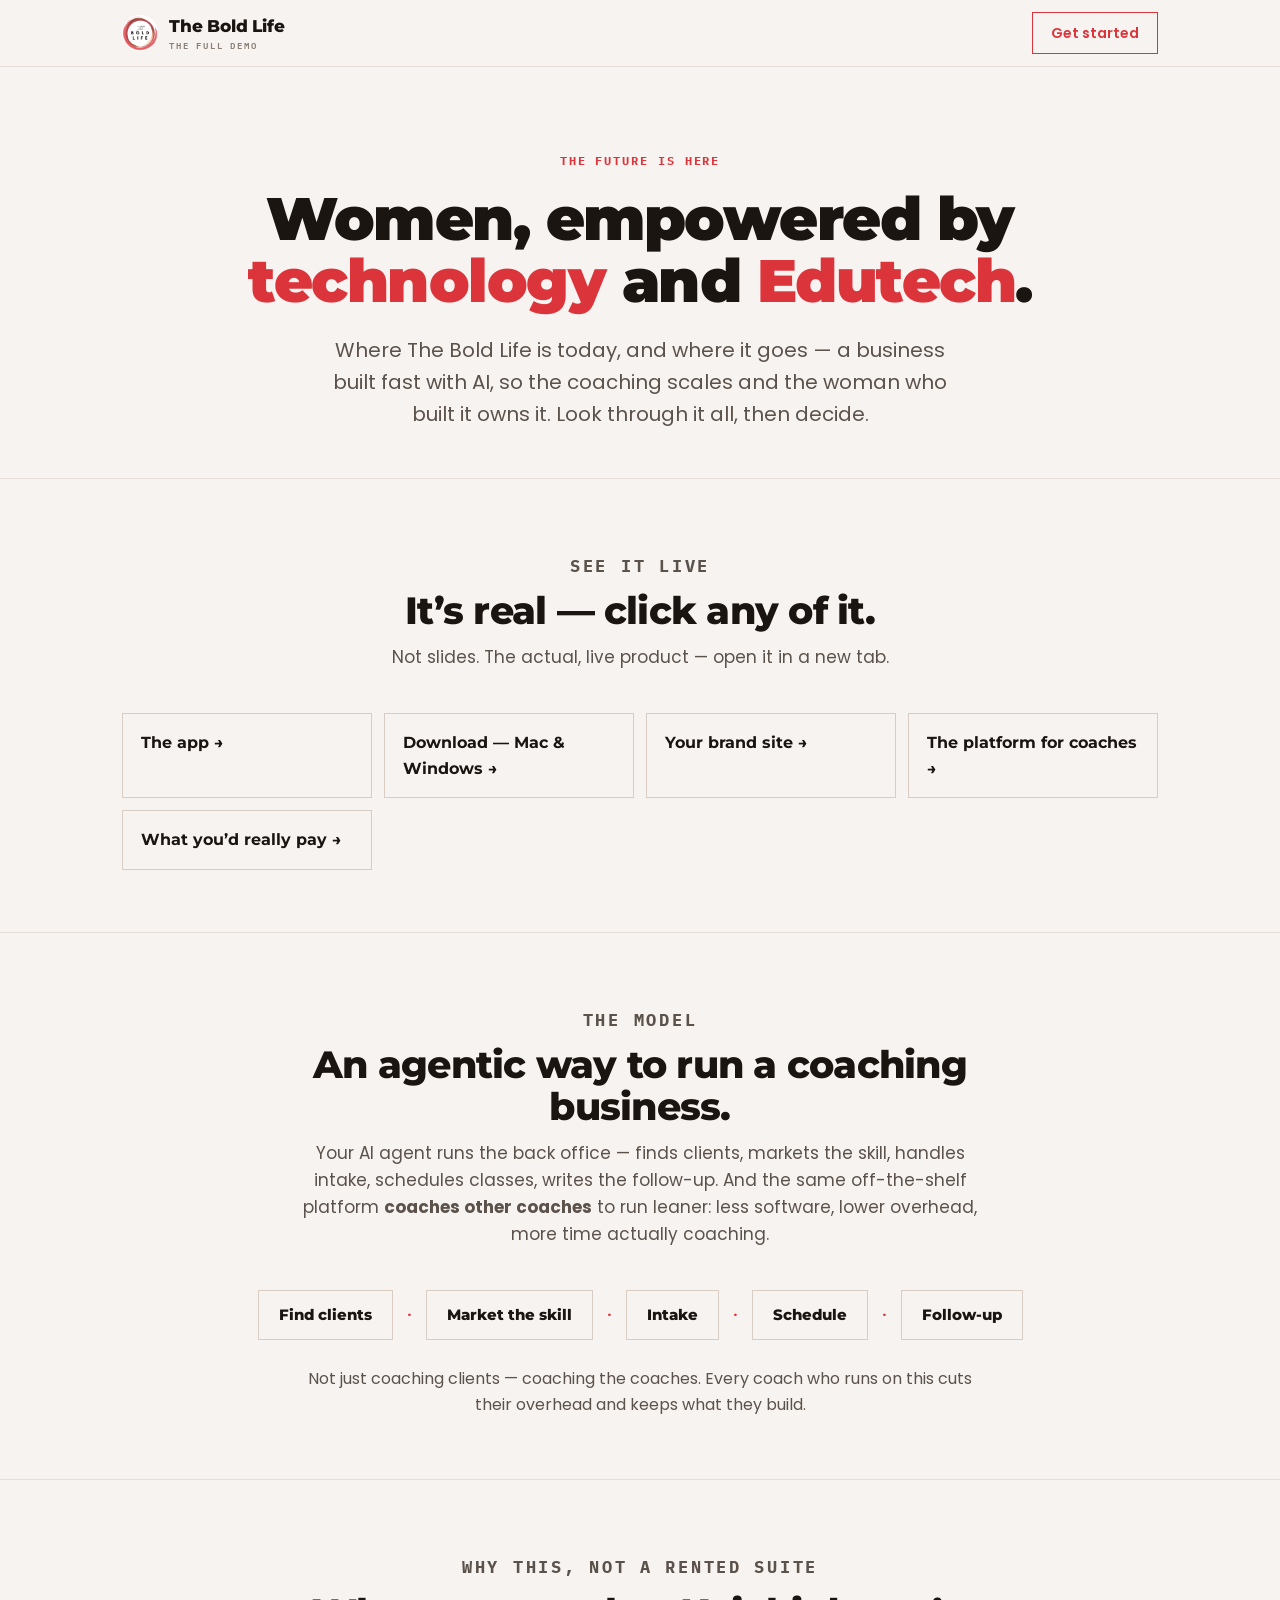
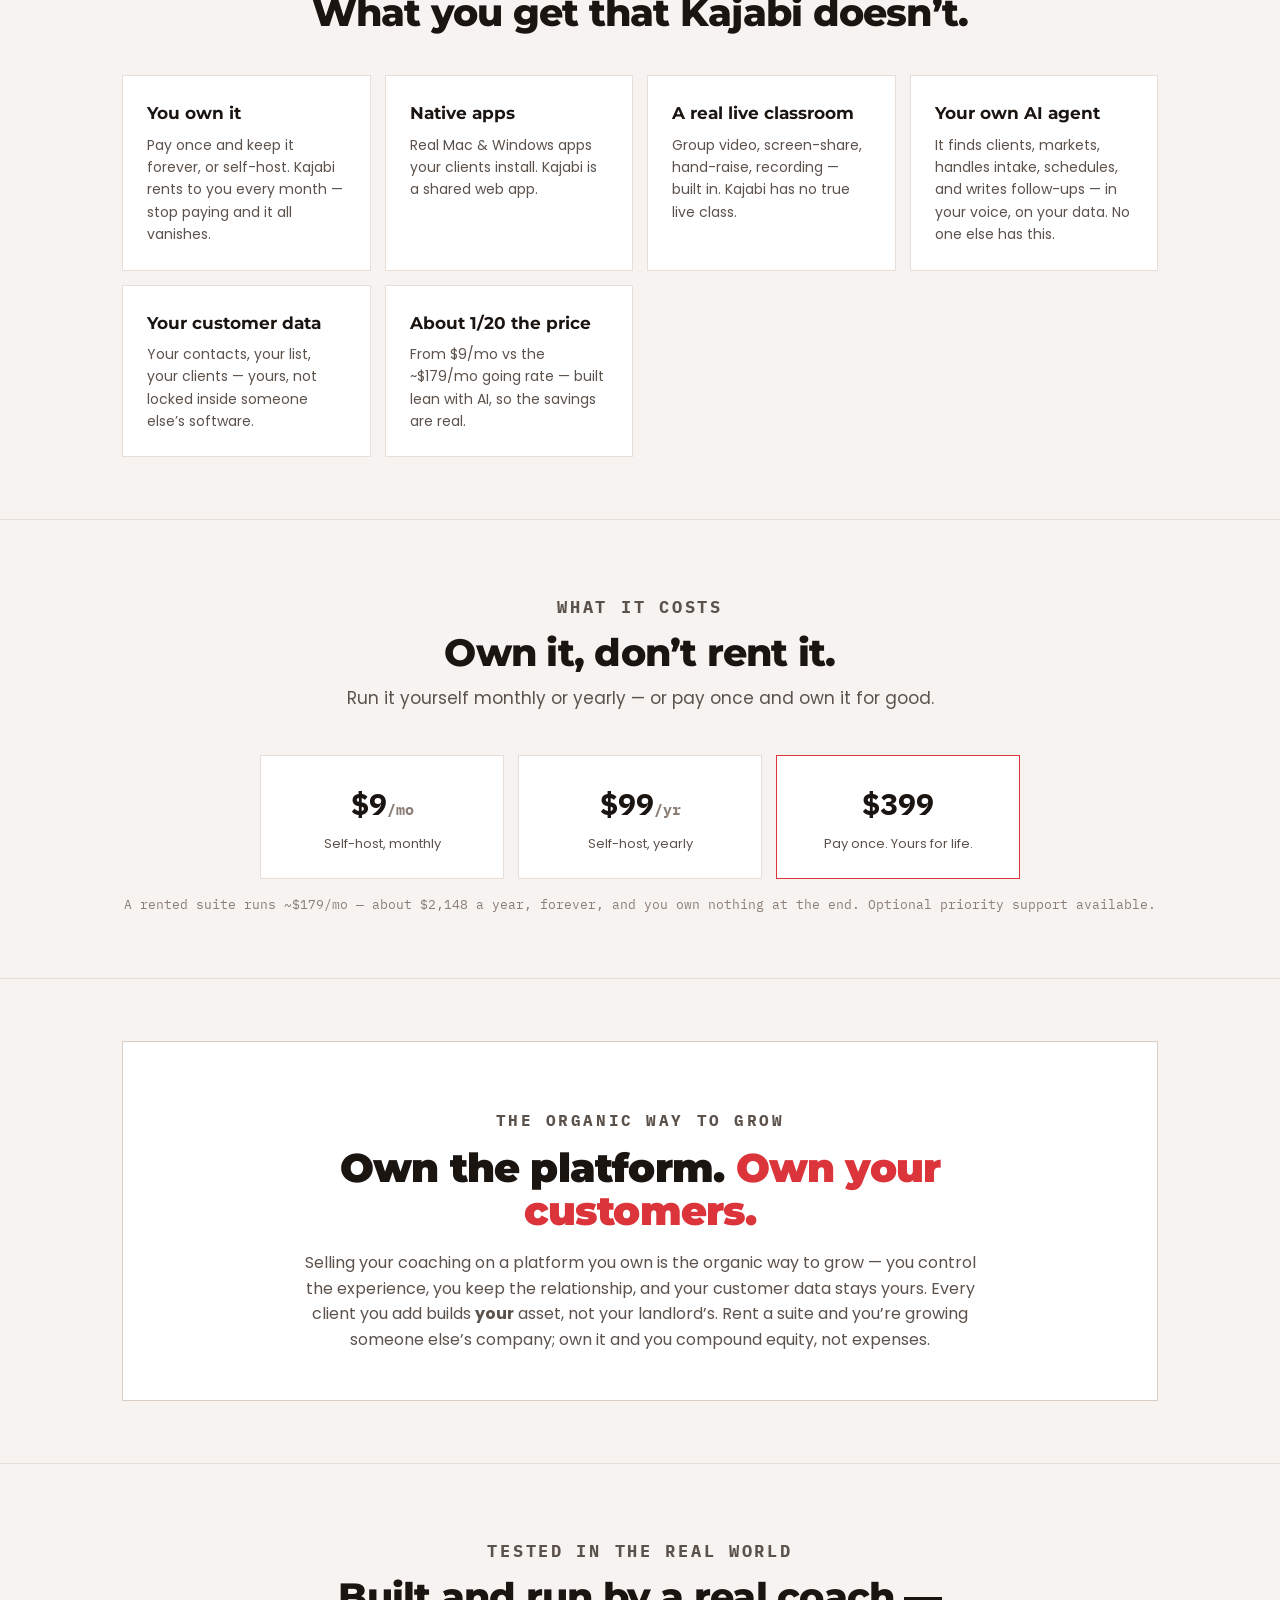
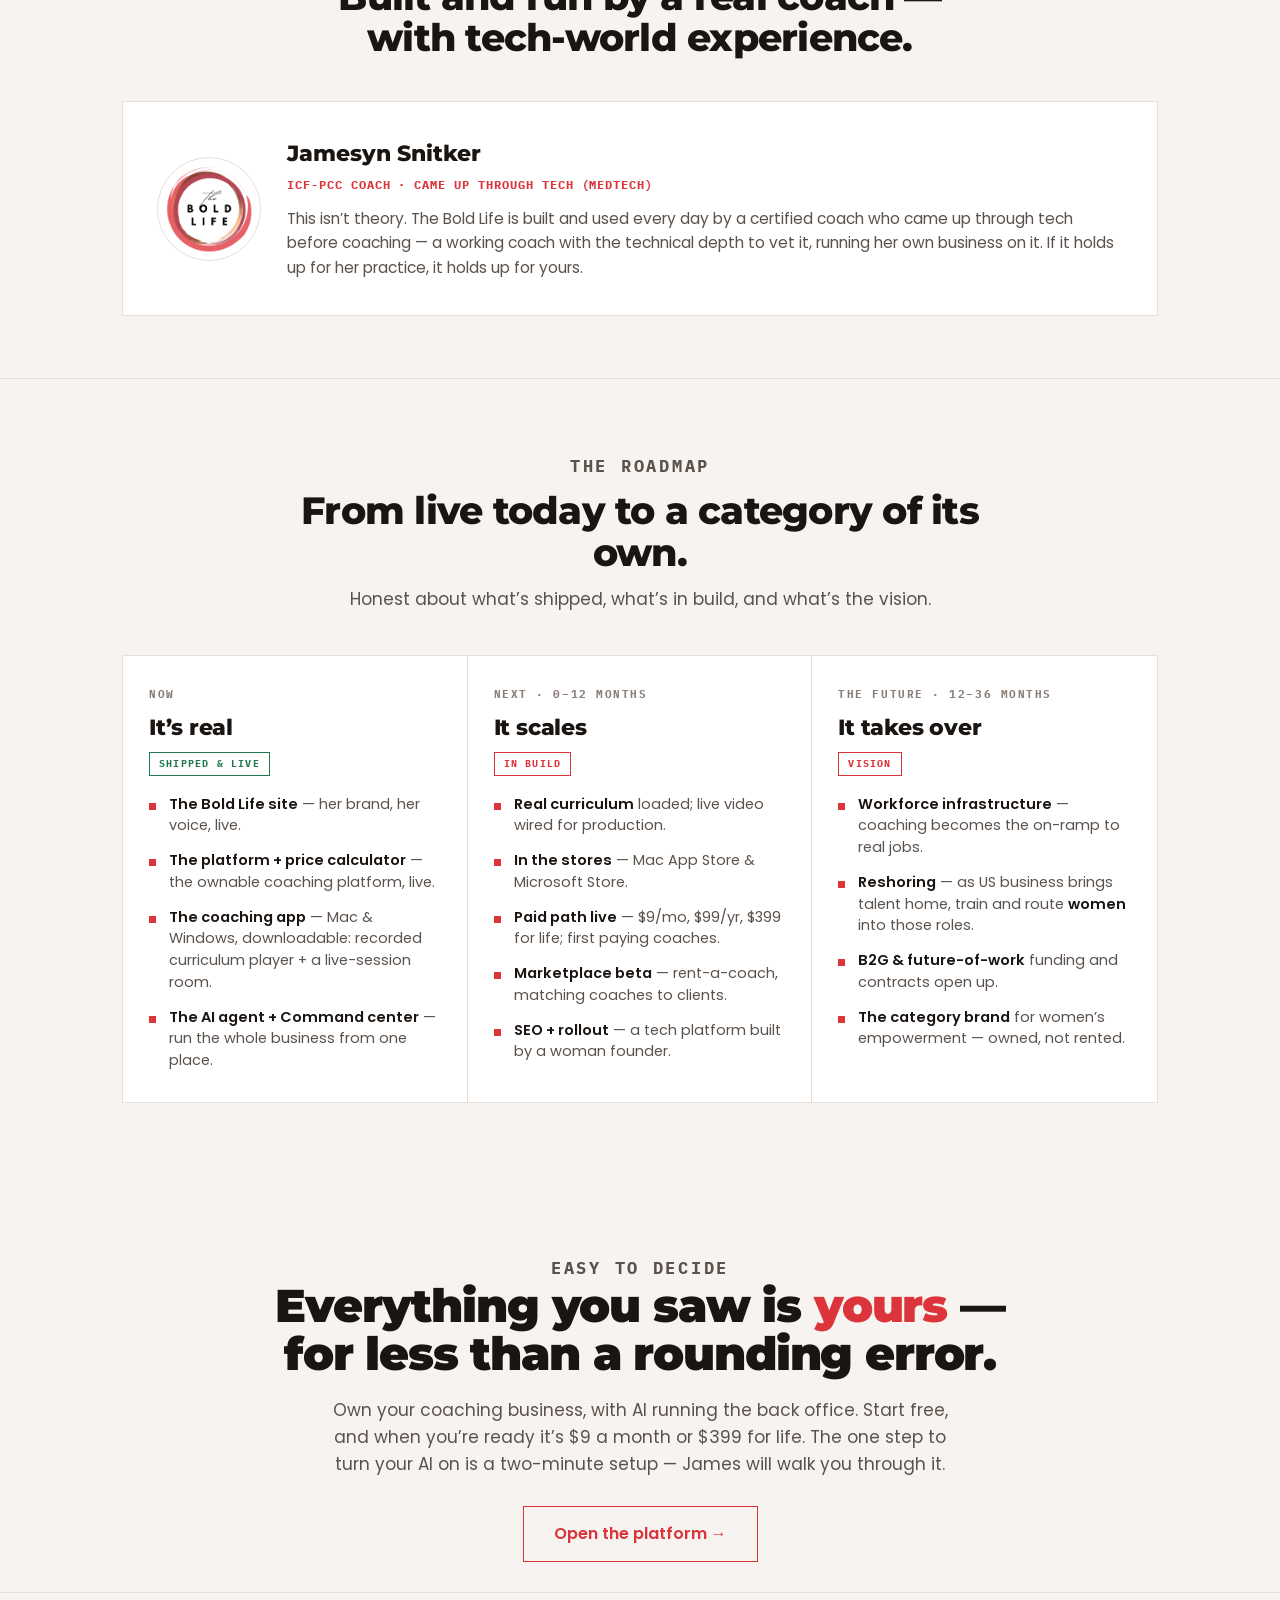
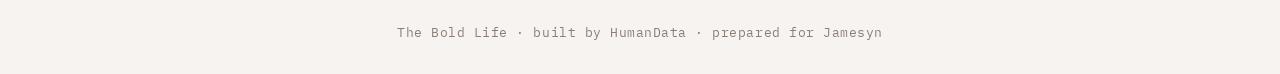
<file: pitch.html>
<!doctype html>
<html lang="en">
<head>
<meta charset="utf-8">
<meta name="viewport" content="width=device-width, initial-scale=1">
<title>The Bold Life — the full demo</title>
<meta name="description" content="The Bold Life — see the whole platform, the pricing, why it beats a rented suite, and decide. Built and run by a real coach with tech-world experience.">
<meta name="robots" content="noindex,nofollow">
<meta name="theme-color" content="#DC343B">
<meta property="og:title" content="The Bold Life — the full demo">
<meta property="og:description" content="See the whole platform, the pricing, and why it wins. Own it, don't rent it.">
<meta property="og:image" content="img/og.png">
<link rel="icon" href="img/favicon.png">
<link href="https://fonts.googleapis.com/css2?family=Montserrat:wght@600;700;800;900&family=Poppins:wght@400;500;600;700&family=IBM+Plex+Mono:wght@500;700&display=swap" rel="stylesheet">
<style>
  :root{
    --accent:#DC343B; --accent-hover:#B7272E; --accent-lt:rgba(220,52,59,.09);
    --ink:#1b1512; --t2:#5c524c; --t3:#8a7e76;
    --bg:#f7f3f0; --card:#ffffff; --bd:#e7ded7; --bd2:#d8ccc3;
    --font:'Poppins',-apple-system,BlinkMacSystemFont,sans-serif;
    --display:'Montserrat',var(--font); --mono:'IBM Plex Mono',monospace;
    --maxw:1080px;
  }
  *{box-sizing:border-box;margin:0;padding:0}
  html{scroll-behavior:smooth}
  body{font-family:var(--font);background:var(--bg);color:var(--ink);line-height:1.6;-webkit-font-smoothing:antialiased}
  .wrap{max-width:var(--maxw);margin:0 auto;padding:0 22px}
  .label{font-family:var(--mono);font-size:12px;font-weight:700;letter-spacing:.16em;text-transform:uppercase;color:var(--accent)}

  nav{border-bottom:1px solid var(--bd);position:sticky;top:0;background:rgba(247,243,240,.9);backdrop-filter:blur(8px);z-index:20}
  nav .wrap{display:flex;align-items:center;gap:11px;height:66px}
  .brand{display:flex;align-items:center;gap:11px;font-family:var(--display);font-weight:800;font-size:17px;letter-spacing:-.01em}
  .brand img{width:36px;height:36px;border-radius:50%;background:#fff;object-fit:contain}
  .brand small{display:block;font-family:var(--mono);font-size:9px;font-weight:600;letter-spacing:.2em;color:var(--t3);text-transform:uppercase;margin-top:-2px}
  .nav-sp{flex:1}
  .nav-cta{font-family:var(--font);font-weight:600;font-size:14px;color:var(--accent);border:1.5px solid var(--accent);padding:9px 18px;text-decoration:none}
  .nav-cta:hover{background:var(--accent-lt)}

  .hero{text-align:center;padding:84px 0 48px}
  .hero h1{font-family:var(--display);font-weight:900;font-size:clamp(34px,5.6vw,60px);line-height:1.03;letter-spacing:-.025em;margin:18px auto 0;max-width:880px}
  .hero h1 .r{color:var(--accent)}
  .hero .lead{font-size:clamp(17px,2.3vw,20px);color:var(--t2);max-width:650px;margin:22px auto 0}

  section.band{padding:62px 0;border-top:1px solid var(--bd)}
  .sec-head{text-align:center;max-width:680px;margin:0 auto 42px}
  .sec-head h2{font-family:var(--display);font-weight:800;font-size:clamp(26px,4vw,38px);letter-spacing:-.02em;line-height:1.1;margin-top:10px}
  .sec-head p{color:var(--t2);font-size:17px;margin-top:12px}

  .phases{display:grid;grid-template-columns:repeat(3,1fr);gap:0;border:1px solid var(--bd)}
  @media(max-width:820px){.phases{grid-template-columns:1fr}}
  .phase{padding:30px 26px;border-right:1px solid var(--bd);background:var(--card)}
  .phase:last-child{border-right:none}
  @media(max-width:820px){.phase{border-right:none;border-bottom:1px solid var(--bd)}.phase:last-child{border-bottom:none}}
  .phase .when{font-family:var(--mono);font-size:11px;font-weight:700;letter-spacing:.14em;text-transform:uppercase;color:var(--t3)}
  .phase h3{font-family:var(--display);font-weight:800;font-size:22px;letter-spacing:-.01em;margin:6px 0 4px}
  .tag{display:inline-block;font-family:var(--mono);font-size:10px;font-weight:700;letter-spacing:.12em;text-transform:uppercase;padding:3px 9px;border:1px solid var(--accent);color:var(--accent);margin-bottom:18px}
  .tag.live{border-color:#1f7a4d;color:#1f7a4d}
  .phase ul{list-style:none;display:flex;flex-direction:column;gap:13px}
  .phase li{font-size:14.5px;color:var(--t2);padding-left:20px;position:relative;line-height:1.5}
  .phase li::before{content:"";position:absolute;left:0;top:9px;width:7px;height:7px;background:var(--accent)}
  .phase li b{color:var(--ink);font-weight:600}

  .idea{border:1px solid var(--bd2);background:var(--card);padding:48px 44px;text-align:center}
  .idea h2{font-family:var(--display);font-weight:900;font-size:clamp(26px,4.2vw,40px);letter-spacing:-.02em;line-height:1.08;margin:12px auto 0;max-width:780px}
  .idea h2 .r{color:var(--accent)}
  .idea p{color:var(--t2);font-size:16px;max-width:680px;margin:18px auto 0}
  .flow{display:flex;gap:0;justify-content:center;flex-wrap:wrap;margin-top:30px}
  .flow .step{font-family:var(--display);font-weight:800;font-size:15px;color:var(--ink);border:1px solid var(--bd2);padding:12px 20px}
  .flow .arw{display:flex;align-items:center;padding:0 14px;color:var(--accent);font-weight:700}
  @media(max-width:620px){.flow{flex-direction:column;align-items:stretch}.flow .arw{justify-content:center;padding:8px 0;transform:rotate(90deg)}}

  .founder{display:grid;grid-template-columns:auto 1fr;gap:26px;align-items:center;border:1px solid var(--bd);background:var(--card);padding:34px}
  @media(max-width:620px){.founder{grid-template-columns:1fr;text-align:center}}
  .founder .mark{width:104px;height:104px;border-radius:50%;background:#fff;border:1px solid var(--bd);object-fit:contain;padding:6px}
  @media(max-width:620px){.founder .mark{margin:0 auto}}
  .founder h3{font-family:var(--display);font-weight:800;font-size:22px}
  .founder .cred{font-family:var(--mono);font-size:12px;font-weight:700;letter-spacing:.08em;text-transform:uppercase;color:var(--accent);margin:4px 0 12px}
  .founder p{color:var(--t2);font-size:15.5px}

  .decide{text-align:center;padding:72px 0 30px}
  .decide h2{font-family:var(--display);font-weight:900;font-size:clamp(28px,4.6vw,46px);letter-spacing:-.025em;line-height:1.05;max-width:760px;margin:0 auto}
  .decide h2 .r{color:var(--accent)}
  .decide p{color:var(--t2);font-size:17px;margin:18px auto 0;max-width:620px}
  .decide .cta{display:inline-flex;margin-top:28px;font-family:var(--font);font-weight:600;font-size:16px;color:var(--accent);border:1.5px solid var(--accent);padding:14px 30px;text-decoration:none}
  .decide .cta:hover{background:var(--accent-lt)}

  footer{border-top:1px solid var(--bd);padding:30px 0;color:var(--t3);font-size:13px;font-family:var(--mono);text-align:center;letter-spacing:.04em}
</style>
</head>
<body>

<nav><div class="wrap">
  <span class="brand"><img src="img/logo.png" alt="The Bold Life"><span>The Bold Life<small>The full demo</small></span></span>
  <span class="nav-sp"></span>
  <a class="nav-cta" href="#decide">Get started</a>
</div></nav>

<header class="hero"><div class="wrap">
  <p class="label">The future is here</p>
  <h1>Women, empowered by <span class="r">technology</span> and <span class="r">Edutech</span>.</h1>
  <p class="lead">Where The Bold Life is today, and where it goes &mdash; a business built fast with AI, so the coaching scales and the woman who built it owns it. Look through it all, then decide.</p>
</div></header>

<section class="band"><div class="wrap">
  <div class="sec-head">
    <p class="label">See it live</p>
    <h2>It&rsquo;s real &mdash; click any of it.</h2>
    <p>Not slides. The actual, live product &mdash; open it in a new tab.</p>
  </div>
  <div style="display:grid;grid-template-columns:repeat(auto-fit,minmax(210px,1fr));gap:12px">
    <a href="https://designresearchgroup.github.io/boldlife-coach-app/" target="_blank" rel="noopener" style="border:1px solid var(--bd2);padding:16px 18px;font-family:var(--display);font-weight:700;color:var(--ink);text-decoration:none">The app &rarr;</a>
    <a href="https://designresearchgroup.github.io/boldlife-coach-app/download.html" target="_blank" rel="noopener" style="border:1px solid var(--bd2);padding:16px 18px;font-family:var(--display);font-weight:700;color:var(--ink);text-decoration:none">Download &mdash; Mac &amp; Windows &rarr;</a>
    <a href="https://designresearchgroup.github.io/bold-life/" target="_blank" rel="noopener" style="border:1px solid var(--bd2);padding:16px 18px;font-family:var(--display);font-weight:700;color:var(--ink);text-decoration:none">Your brand site &rarr;</a>
    <a href="https://designresearchgroup.github.io/coach-platform/" target="_blank" rel="noopener" style="border:1px solid var(--bd2);padding:16px 18px;font-family:var(--display);font-weight:700;color:var(--ink);text-decoration:none">The platform for coaches &rarr;</a>
    <a href="https://designresearchgroup.github.io/coach-platform/calculator.html" target="_blank" rel="noopener" style="border:1px solid var(--bd2);padding:16px 18px;font-family:var(--display);font-weight:700;color:var(--ink);text-decoration:none">What you&rsquo;d really pay &rarr;</a>
  </div>
</div></section>

<section class="band"><div class="wrap">
  <div class="sec-head">
    <p class="label">The model</p>
    <h2>An agentic way to run a coaching business.</h2>
    <p>Your AI agent runs the back office &mdash; finds clients, markets the skill, handles intake, schedules classes, writes the follow-up. And the same off-the-shelf platform <b>coaches other coaches</b> to run leaner: less software, lower overhead, more time actually coaching.</p>
  </div>
  <div class="flow">
    <span class="step">Find clients</span><span class="arw">&middot;</span>
    <span class="step">Market the skill</span><span class="arw">&middot;</span>
    <span class="step">Intake</span><span class="arw">&middot;</span>
    <span class="step">Schedule</span><span class="arw">&middot;</span>
    <span class="step">Follow-up</span>
  </div>
  <p class="lead" style="text-align:center;max-width:680px;margin:26px auto 0;color:var(--t2);font-size:16px">Not just coaching clients &mdash; coaching the coaches. Every coach who runs on this cuts their overhead and keeps what they build.</p>
</div></section>

<section class="band"><div class="wrap">
  <div class="sec-head">
    <p class="label">Why this, not a rented suite</p>
    <h2>What you get that Kajabi doesn&rsquo;t.</h2>
  </div>
  <div style="display:grid;grid-template-columns:repeat(auto-fit,minmax(240px,1fr));gap:14px">
    <div style="border:1px solid var(--bd);background:var(--card);padding:24px"><strong style="font-family:var(--display);font-size:17px">You own it</strong><p style="color:var(--t2);font-size:14px;margin-top:6px">Pay once and keep it forever, or self-host. Kajabi rents to you every month &mdash; stop paying and it all vanishes.</p></div>
    <div style="border:1px solid var(--bd);background:var(--card);padding:24px"><strong style="font-family:var(--display);font-size:17px">Native apps</strong><p style="color:var(--t2);font-size:14px;margin-top:6px">Real Mac &amp; Windows apps your clients install. Kajabi is a shared web app.</p></div>
    <div style="border:1px solid var(--bd);background:var(--card);padding:24px"><strong style="font-family:var(--display);font-size:17px">A real live classroom</strong><p style="color:var(--t2);font-size:14px;margin-top:6px">Group video, screen-share, hand-raise, recording &mdash; built in. Kajabi has no true live class.</p></div>
    <div style="border:1px solid var(--bd);background:var(--card);padding:24px"><strong style="font-family:var(--display);font-size:17px">Your own AI agent</strong><p style="color:var(--t2);font-size:14px;margin-top:6px">It finds clients, markets, handles intake, schedules, and writes follow-ups &mdash; in your voice, on your data. No one else has this.</p></div>
    <div style="border:1px solid var(--bd);background:var(--card);padding:24px"><strong style="font-family:var(--display);font-size:17px">Your customer data</strong><p style="color:var(--t2);font-size:14px;margin-top:6px">Your contacts, your list, your clients &mdash; yours, not locked inside someone else&rsquo;s software.</p></div>
    <div style="border:1px solid var(--bd);background:var(--card);padding:24px"><strong style="font-family:var(--display);font-size:17px">About 1/20 the price</strong><p style="color:var(--t2);font-size:14px;margin-top:6px">From $9/mo vs the ~$179/mo going rate &mdash; built lean with AI, so the savings are real.</p></div>
  </div>
</div></section>

<section class="band"><div class="wrap">
  <div class="sec-head">
    <p class="label">What it costs</p>
    <h2>Own it, don&rsquo;t rent it.</h2>
    <p>Run it yourself monthly or yearly &mdash; or pay once and own it for good.</p>
  </div>
  <div style="display:grid;grid-template-columns:repeat(auto-fit,minmax(170px,1fr));gap:14px;max-width:760px;margin:0 auto">
    <div style="border:1px solid var(--bd);background:var(--card);padding:24px;text-align:center"><div style="font-family:var(--mono);font-weight:700;font-size:30px;color:var(--ink)">$9<span style="font-size:15px;color:var(--t3)">/mo</span></div><div style="font-size:13px;color:var(--t2);margin-top:6px">Self-host, monthly</div></div>
    <div style="border:1px solid var(--bd);background:var(--card);padding:24px;text-align:center"><div style="font-family:var(--mono);font-weight:700;font-size:30px;color:var(--ink)">$99<span style="font-size:15px;color:var(--t3)">/yr</span></div><div style="font-size:13px;color:var(--t2);margin-top:6px">Self-host, yearly</div></div>
    <div style="border:1.5px solid var(--accent);background:var(--card);padding:24px;text-align:center"><div style="font-family:var(--mono);font-weight:700;font-size:30px;color:var(--ink)">$399</div><div style="font-size:13px;color:var(--t2);margin-top:6px">Pay once. Yours for life.</div></div>
  </div>
  <p style="text-align:center;font-family:var(--mono);font-size:13px;color:var(--t3);margin-top:16px">A rented suite runs ~$179/mo &mdash; about $2,148 a year, forever, and you own nothing at the end. Optional priority support available.</p>
</div></section>

<section class="band"><div class="wrap">
  <div class="idea">
    <p class="label">The organic way to grow</p>
    <h2>Own the platform. <span class="r">Own your customers.</span></h2>
    <p>Selling your coaching on a platform you own is the organic way to grow &mdash; you control the experience, you keep the relationship, and your customer data stays yours. Every client you add builds <b>your</b> asset, not your landlord&rsquo;s. Rent a suite and you&rsquo;re growing someone else&rsquo;s company; own it and you compound equity, not expenses.</p>
  </div>
</div></section>

<section class="band"><div class="wrap">
  <div class="sec-head"><p class="label">Tested in the real world</p><h2>Built and run by a real coach &mdash; with tech-world experience.</h2></div>
  <div class="founder">
    <img class="mark" src="img/logo.png" alt="The Bold Life">
    <div>
      <h3>Jamesyn Snitker</h3>
      <p class="cred">ICF-PCC coach &middot; came up through tech (MedTech)</p>
      <p>This isn&rsquo;t theory. The Bold Life is built and used every day by a certified coach who came up through tech before coaching &mdash; a working coach with the technical depth to vet it, running her own business on it. If it holds up for her practice, it holds up for yours.</p>
    </div>
  </div>
</div></section>

<section class="band"><div class="wrap">
  <div class="sec-head">
    <p class="label">The roadmap</p>
    <h2>From live today to a category of its own.</h2>
    <p>Honest about what&rsquo;s shipped, what&rsquo;s in build, and what&rsquo;s the vision.</p>
  </div>
  <div class="phases">
    <div class="phase">
      <p class="when">Now</p>
      <h3>It&rsquo;s real</h3>
      <span class="tag live">Shipped &amp; live</span>
      <ul>
        <li><b>The Bold Life site</b> &mdash; her brand, her voice, live.</li>
        <li><b>The platform + price calculator</b> &mdash; the ownable coaching platform, live.</li>
        <li><b>The coaching app</b> &mdash; Mac &amp; Windows, downloadable: recorded curriculum player + a live-session room.</li>
        <li><b>The AI agent + Command center</b> &mdash; run the whole business from one place.</li>
      </ul>
    </div>
    <div class="phase">
      <p class="when">Next &middot; 0&ndash;12 months</p>
      <h3>It scales</h3>
      <span class="tag">In build</span>
      <ul>
        <li><b>Real curriculum</b> loaded; live video wired for production.</li>
        <li><b>In the stores</b> &mdash; Mac App Store &amp; Microsoft Store.</li>
        <li><b>Paid path live</b> &mdash; $9/mo, $99/yr, $399 for life; first paying coaches.</li>
        <li><b>Marketplace beta</b> &mdash; rent-a-coach, matching coaches to clients.</li>
        <li><b>SEO + rollout</b> &mdash; a tech platform built by a woman founder.</li>
      </ul>
    </div>
    <div class="phase">
      <p class="when">The future &middot; 12&ndash;36 months</p>
      <h3>It takes over</h3>
      <span class="tag">Vision</span>
      <ul>
        <li><b>Workforce infrastructure</b> &mdash; coaching becomes the on-ramp to real jobs.</li>
        <li><b>Reshoring</b> &mdash; as US business brings talent home, train and route <b>women</b> into those roles.</li>
        <li><b>B2G &amp; future-of-work</b> funding and contracts open up.</li>
        <li><b>The category brand</b> for women&rsquo;s empowerment &mdash; owned, not rented.</li>
      </ul>
    </div>
  </div>
</div></section>

<div class="decide" id="decide"><div class="wrap">
  <p class="label">Easy to decide</p>
  <h2>Everything you saw is <span class="r">yours</span> &mdash; for less than a rounding error.</h2>
  <p>Own your coaching business, with AI running the back office. Start free, and when you&rsquo;re ready it&rsquo;s $9 a month or $399 for life. The one step to turn your AI on is a two-minute setup &mdash; James will walk you through it.</p>
  <a class="cta" href="https://designresearchgroup.github.io/boldlife-coach-app/" target="_blank" rel="noopener">Open the platform &rarr;</a>
</div></div>

<footer><div class="wrap">The Bold Life &middot; built by HumanData &middot; prepared for Jamesyn</div></footer>

</body>
</html>
</file>
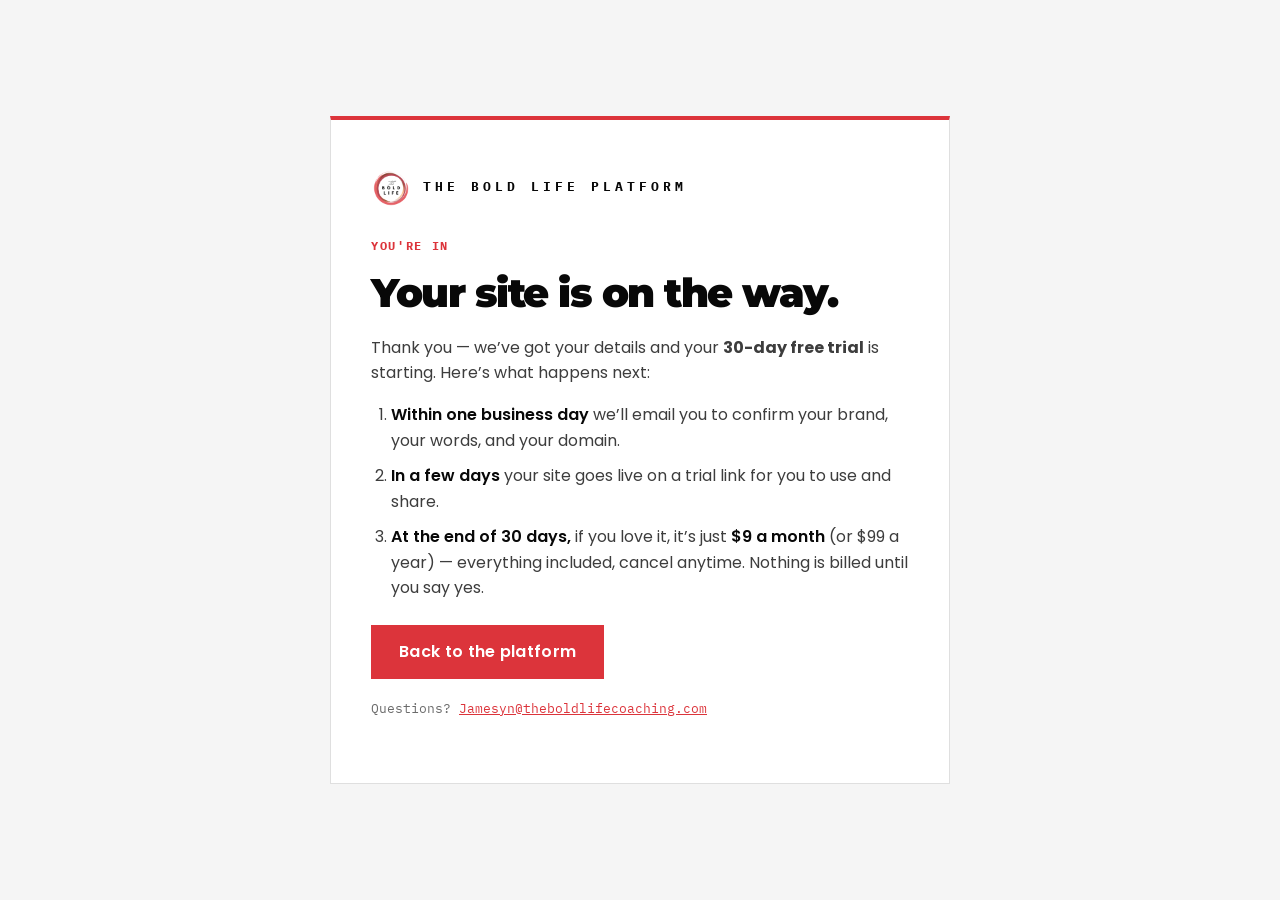
<file: success.html>
<!doctype html>
<html lang="en">
<head>
<meta charset="utf-8">
<meta name="viewport" content="width=device-width, initial-scale=1, viewport-fit=cover">
<title>You're in — The Bold Life Platform</title>
<meta name="robots" content="noindex">
<link rel="icon" type="image/png" href="img/favicon.png">
<meta name="theme-color" content="#DC343B">
<link rel="preconnect" href="https://fonts.googleapis.com">
<link rel="preconnect" href="https://fonts.gstatic.com" crossorigin>
<link href="https://fonts.googleapis.com/css2?family=Montserrat:wght@700;800;900&family=Poppins:wght@400;500;600&family=IBM+Plex+Mono:wght@500;700&display=swap" rel="stylesheet">
<style>
:root{
  --accent:#DC343B;--bg:#F5F5F5;--bg1:#fff;--t1:#080808;--t2:#3D3D3D;--t3:#6B6B6B;--bd:rgba(0,0,0,.12);
}
@media (prefers-color-scheme: dark){:root{--bg:#080808;--bg1:#0F0F0F;--t1:#F5F5F5;--t2:#B8B8B8;--t3:#787878;--bd:rgba(255,255,255,.12);}}
*{box-sizing:border-box;margin:0;}
body{font-family:'Poppins',-apple-system,sans-serif;background:var(--bg);color:var(--t1);
  min-height:100vh;display:flex;align-items:center;justify-content:center;padding:24px;line-height:1.6;}
.card{background:var(--bg1);border:1px solid var(--bd);border-top:4px solid var(--accent);
  max-width:620px;width:100%;padding:48px 40px;}
.mark{display:inline-flex;align-items:center;gap:12px;margin-bottom:28px;}
.mark img{width:40px;height:40px;object-fit:contain;background:#fff;border-radius:50%;padding:2px;}
.mark span{font-family:'IBM Plex Mono',monospace;font-weight:700;letter-spacing:4px;font-size:13px;}
.eyebrow{font-family:'IBM Plex Mono',monospace;font-size:12px;font-weight:700;letter-spacing:.14em;
  text-transform:uppercase;color:var(--accent);margin-bottom:16px;}
h1{font-family:'Montserrat',sans-serif;font-weight:900;font-size:40px;line-height:1.1;
  letter-spacing:-1.5px;margin-bottom:20px;}
p{color:var(--t2);font-size:16px;margin-bottom:16px;max-width:52ch;}
ol{color:var(--t2);font-size:16px;margin:0 0 24px;padding-left:20px;}
ol li{margin-bottom:10px;}
ol li b{color:var(--t1);font-weight:600;}
.btn{display:inline-flex;align-items:center;gap:8px;padding:14px 28px;background:var(--accent);
  color:#fff;font-weight:600;letter-spacing:.02em;text-decoration:none;}
.btn:hover{background:#B7272E;}
.mail{font-family:'IBM Plex Mono',monospace;font-size:13px;color:var(--t3);margin-top:20px;}
.mail a{color:var(--accent);}
</style>
</head>
<body>
  <main class="card">
    <span class="mark"><img src="img/logo.png" alt="The Bold Life" width="40" height="40"><span>THE&nbsp;BOLD&nbsp;LIFE&nbsp;PLATFORM</span></span>
    <div class="eyebrow">You're in</div>
    <h1>Your site is on the way.</h1>
    <p>Thank you &mdash; we&rsquo;ve got your details and your <b>30-day free trial</b> is starting.
       Here&rsquo;s what happens next:</p>
    <ol>
      <li><b>Within one business day</b> we&rsquo;ll email you to confirm your brand, your words, and your domain.</li>
      <li><b>In a few days</b> your site goes live on a trial link for you to use and share.</li>
      <li><b>At the end of 30 days,</b> if you love it, it&rsquo;s just <b>$9 a month</b> (or $99 a year) &mdash; everything included, cancel anytime. Nothing is billed until you say yes.</li>
    </ol>
    <a class="btn" href="/coach-platform/">Back to the platform</a>
    <p class="mail">Questions? <a href="mailto:Jamesyn@theboldlifecoaching.com">Jamesyn@theboldlifecoaching.com</a></p>
  </main>
</body>
</html>
</file>
<file: template/brand.css>
/* =====================================================================
   BRAND  —  edit THIS one file to make the platform yours.

   Change your colour and your fonts here; every page re-tints and re-sets
   automatically. You should not need to touch anything else to re-brand.

   If you change the fonts below, also update the Google Fonts <link> in
   index.html <head> so the new fonts actually load.

   This layer sits on top of the structural scaffold and overrides its
   defaults — the scaffold stays untouched, so the system stays swappable.
   ===================================================================== */
:root{
  /* --- Your fonts --- */
  --font:'Poppins',-apple-system,BlinkMacSystemFont,'Segoe UI',sans-serif;   /* body + UI */
  --display:'Montserrat','Poppins',sans-serif;                               /* big headlines */

  /* --- Your brand colour ---
     Pick ONE accent; the whole site re-tints from it. */
  --accent:#7A5195;            /* <-- CHANGE THIS to your brand colour */
  --accent-hover:#633F7A;      /* a slightly darker shade, for hover */
  --accent-lt:rgba(122,81,149,.15);
  --accent-dim:rgba(122,81,149,.08);
  --accent-text:#fff;          /* text colour on top of the accent */
  --bd-focus:rgba(122,81,149,.6);
}
@media (prefers-color-scheme: light){
  :root:not([data-theme="dark"]){--bd-focus:rgba(122,81,149,.5);}
}
:root[data-theme="light"]{--bd-focus:rgba(122,81,149,.5);}

/* Section accents — keep these in your own colour family (no need to change
   unless you want each section a slightly different shade). */
[data-tint="a"]{--tint:#7A5195;--tint-dim:rgba(122,81,149,.07);}
[data-tint="b"]{--tint:#9A4A7C;--tint-dim:rgba(154,74,124,.08);}
[data-tint="c"]{--tint:#4C3A6E;--tint-dim:rgba(76,58,110,.08);}
</file>
